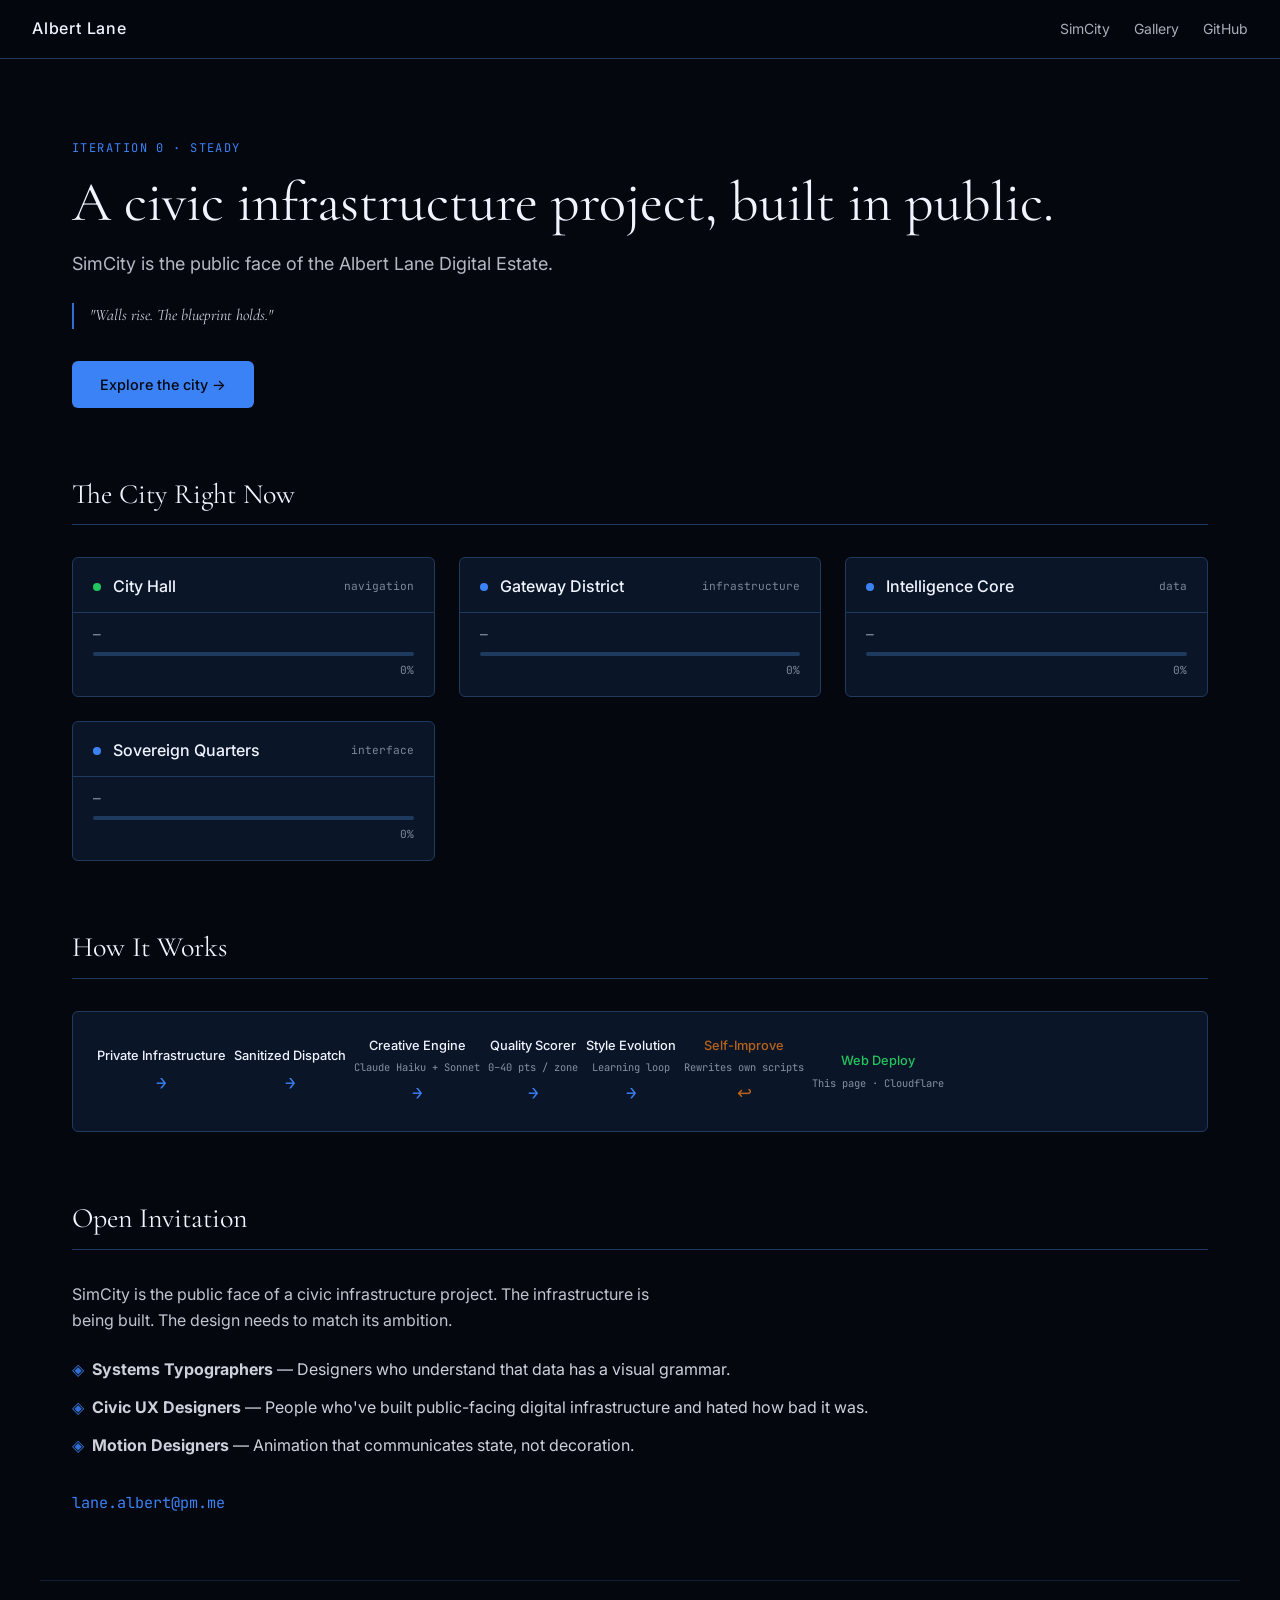
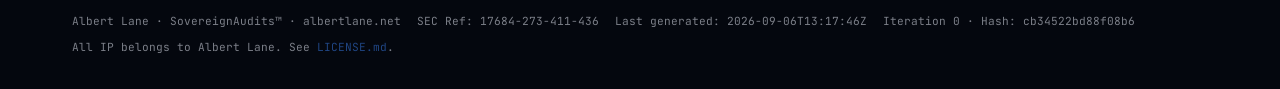
<file: site/index.html>
<!DOCTYPE html>
<html lang="en">
<head>
  <meta charset="UTF-8">
  <meta name="viewport" content="width=device-width, initial-scale=1">
  <meta name="description" content="SimCity — sovereign civic infrastructure, building in public.">
  <meta property="og:title" content="SimCity — Albert Lane Digital Estate">
  <meta property="og:description" content="SimCity is the public face of the Albert Lane Digital Estate.">
  <meta property="og:url" content="https://albertlane.org/SimCity">
  <meta name="robots" content="index,follow">
  <title>SimCity — Albert Lane Digital Estate</title>
  <link rel="canonical" href="https://albertlane.org/SimCity">
  <link rel="stylesheet" href="styles.css">
  <link rel="preconnect" href="https://fonts.googleapis.com">
  <link href="https://fonts.googleapis.com/css2?family=Inter:wght@300;400;500;600&family=Cormorant+Garamond:ital,wght@0,400;1,400&family=JetBrains+Mono:wght@400;500&display=swap" rel="stylesheet">
</head>
<body>
  <!-- Authored: Albert Lane | SovereignAudits™ | Rendered: Claude Sonnet 4.6 | 2026-09-06T13:17:46Z -->
  <!-- Auto-generated every hour. Direct edits will be overwritten. -->
  <!-- SEC Whistleblower No. 17684-273-411-436 | Page hash: cb34522bd88f08b6 -->

  <nav class="site-nav" aria-label="Site navigation">
    <a href="/" class="nav-brand">Albert Lane</a>
    <ul class="nav-links">
      <li><a href="/SimCity">SimCity</a></li>
      <li><a href="/SimCity/gallery.html">Gallery</a></li>
      <li><a href="https://github.com/Albert-lane-org/SimCity" rel="noopener">GitHub</a></li>
    </ul>
  </nav>

  <main id="main">
    <section class="hero" aria-labelledby="hero-headline">
      <div class="hero-content">
        <p class="hero-iteration">Iteration 0 · steady</p>
        <h1 id="hero-headline" class="hero-headline">A civic infrastructure project, built in public.</h1>
        <p class="hero-subhead">SimCity is the public face of the Albert Lane Digital Estate.</p>
        <blockquote class="city-signal">
          <p>"Walls rise. The blueprint holds."</p>
        </blockquote>
        <a href="#zones" class="hero-cta">Explore the city →</a>
      </div>
      
    </section>

    <section id="zones" class="zones-section" aria-labelledby="zones-heading">
      <h2 id="zones-heading" class="section-heading">The City Right Now</h2>
      <div class="zone-grid">
        
    <article class="zone-card" data-zone="city_hall" data-status="operational">
      <header class="zone-header">
        <span class="zone-status-dot" style="background:#22C55E" aria-label="operational"></span>
        <h2 class="zone-name">City Hall</h2>
        <span class="zone-layer">navigation</span>
      </header>
      
      <div class="zone-meta">
        <div class="zone-phase">—</div>
        <div class="progress-track" aria-label="0% complete">
          <div class="progress-fill" style="width:0%;background:#22C55E"></div>
        </div>
        <span class="progress-label">0%</span>
      </div>
    </article>
    <article class="zone-card" data-zone="gateway_district" data-status="building">
      <header class="zone-header">
        <span class="zone-status-dot" style="background:#3B82F6" aria-label="building"></span>
        <h2 class="zone-name">Gateway District</h2>
        <span class="zone-layer">infrastructure</span>
      </header>
      
      <div class="zone-meta">
        <div class="zone-phase">—</div>
        <div class="progress-track" aria-label="0% complete">
          <div class="progress-fill" style="width:0%;background:#3B82F6"></div>
        </div>
        <span class="progress-label">0%</span>
      </div>
    </article>
    <article class="zone-card" data-zone="intelligence_core" data-status="building">
      <header class="zone-header">
        <span class="zone-status-dot" style="background:#3B82F6" aria-label="building"></span>
        <h2 class="zone-name">Intelligence Core</h2>
        <span class="zone-layer">data</span>
      </header>
      
      <div class="zone-meta">
        <div class="zone-phase">—</div>
        <div class="progress-track" aria-label="0% complete">
          <div class="progress-fill" style="width:0%;background:#3B82F6"></div>
        </div>
        <span class="progress-label">0%</span>
      </div>
    </article>
    <article class="zone-card" data-zone="sovereign_quarters" data-status="building">
      <header class="zone-header">
        <span class="zone-status-dot" style="background:#3B82F6" aria-label="building"></span>
        <h2 class="zone-name">Sovereign Quarters</h2>
        <span class="zone-layer">interface</span>
      </header>
      
      <div class="zone-meta">
        <div class="zone-phase">—</div>
        <div class="progress-track" aria-label="0% complete">
          <div class="progress-fill" style="width:0%;background:#3B82F6"></div>
        </div>
        <span class="progress-label">0%</span>
      </div>
    </article>
      </div>
    </section>

    <section class="pipeline-section" aria-labelledby="pipeline-heading">
      <h2 id="pipeline-heading" class="section-heading">How It Works</h2>
      <div class="pipeline-diagram" role="img" aria-label="Recursive creative pipeline diagram">
        <div class="pipeline-step">
          <span class="step-label">Private Infrastructure</span>
          <span class="step-arrow">→</span>
        </div>
        <div class="pipeline-step">
          <span class="step-label">Sanitized Dispatch</span>
          <span class="step-arrow">→</span>
        </div>
        <div class="pipeline-step">
          <span class="step-label">Creative Engine</span>
          <span class="step-sub">Claude Haiku + Sonnet</span>
          <span class="step-arrow">→</span>
        </div>
        <div class="pipeline-step">
          <span class="step-label">Quality Scorer</span>
          <span class="step-sub">0–40 pts / zone</span>
          <span class="step-arrow">→</span>
        </div>
        <div class="pipeline-step">
          <span class="step-label">Style Evolution</span>
          <span class="step-sub">Learning loop</span>
          <span class="step-arrow">→</span>
        </div>
        <div class="pipeline-step pipeline-step--self">
          <span class="step-label">Self-Improve</span>
          <span class="step-sub">Rewrites own scripts</span>
          <span class="step-arrow loop-arrow">↩</span>
        </div>
        <div class="pipeline-step pipeline-step--web">
          <span class="step-label">Web Deploy</span>
          <span class="step-sub">This page · Cloudflare</span>
        </div>
      </div>
    </section>

    <section class="invite-section" aria-labelledby="invite-heading">
      <h2 id="invite-heading" class="section-heading">Open Invitation</h2>
      <p class="invite-copy">
        SimCity is the public face of a civic infrastructure project. The infrastructure
        is being built. The design needs to match its ambition.
      </p>
      <ul class="invite-list">
        <li><strong>Systems Typographers</strong> — Designers who understand that data has a visual grammar.</li>
        <li><strong>Civic UX Designers</strong> — People who've built public-facing digital infrastructure and hated how bad it was.</li>
        <li><strong>Motion Designers</strong> — Animation that communicates state, not decoration.</li>
      </ul>
      <a href="mailto:lane.albert@pm.me" class="contact-link">lane.albert@pm.me</a>
    </section>
  </main>

  <footer class="site-footer">
    <div class="footer-meta">
      <span>Albert Lane · SovereignAudits™ · albertlane.net</span>
      <span>SEC Ref: 17684-273-411-436</span>
      <span>Last generated: 2026-09-06T13:17:46Z</span>
      <span>Iteration 0 · Hash: cb34522bd88f08b6</span>
    </div>
    <p class="footer-copy">All IP belongs to Albert Lane. See <a href="https://github.com/Albert-lane-org/SimCity/blob/main/LICENSE.md">LICENSE.md</a>.</p>
  </footer>

  <!-- Sovereign Canary probe — passive reach beacon -->
  <script id="canary-probe" type="application/json" data-ref="17684-273-411-436">
    {"iteration":0,"ts":"2026-09-06T13:17:46Z","hash":"cb34522bd88f08b6"}
  </script>
</body>
</html>
</file>
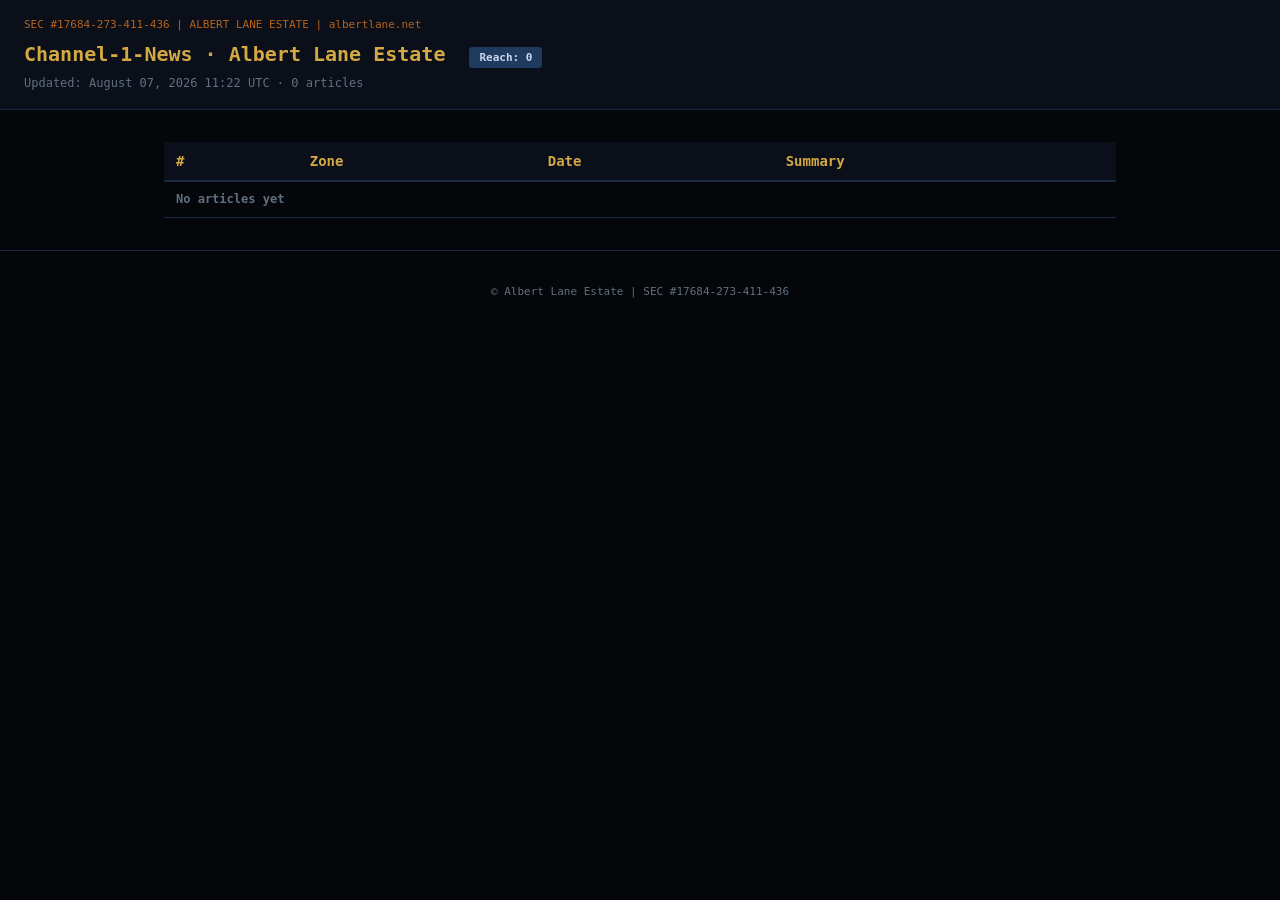
<file: site/channel-1-news/index.html>
<!-- SEC #17684-273-411-436 | Washington County Report #[PLACEHOLDER-WC] | Washington State Report #[PLACEHOLDER-WS]
     §16 CFR PART 465 | PROPRIETARY TO ALBERT LANE ESTATE | albertlane.net -->
<!DOCTYPE html>
<html lang="en">
<head>
<meta charset="utf-8">
<meta name="viewport" content="width=device-width, initial-scale=1">
<meta name="sec-ref" content="17684-273-411-436">
<meta name="canary-token" content="2fdfabdffc9b1db1f87026ee6830adf747eea2f565842994e304eab82b4491eb" data-canary-token="2fdfabdffc9b1db1f87026ee6830adf747eea2f565842994e304eab82b4491eb">
<title>Channel-1-News · Albert Lane Estate</title>
<style>
*{box-sizing:border-box;margin:0;padding:0}
body{background:#04060A;color:#B0BFD0;font-family:monospace;font-size:14px;line-height:1.6}
header{background:#0A0F1A;border-bottom:1px solid #1A2840;padding:16px 24px}
.sec-badge{color:#B8621A;font-size:11px}
h1{color:#D4A843;font-size:20px;margin:4px 0}
.reach{display:inline-block;background:#1E3A5F;color:#C8D8F0;padding:2px 10px;font-size:11px;border-radius:3px;margin-left:12px}
.sub{color:#607080;font-size:12px;margin-top:4px}
main{max-width:1000px;margin:32px auto;padding:0 24px}
table{width:100%;border-collapse:collapse;margin-top:16px}
th{background:#0A0F1A;color:#D4A843;text-align:left;padding:8px 12px;border-bottom:2px solid #1A2840}
td{padding:8px 12px;border-bottom:1px solid #1A2840}
td:first-child{color:#B8621A;font-weight:bold}
td:last-child{color:#607080;font-size:12px}
a{color:#D4A843;text-decoration:none}a:hover{text-decoration:underline}
footer{text-align:center;padding:32px;color:#607080;font-size:11px;border-top:1px solid #1A2840}
</style>
</head>
<body>
<header>
  <div class="sec-badge">SEC #17684-273-411-436 | ALBERT LANE ESTATE | albertlane.net</div>
  <h1>Channel-1-News · Albert Lane Estate <span class="reach">Reach: 0</span></h1>
  <div class="sub">Updated: August 07, 2026 11:22 UTC · 0 articles</div>
</header>
<main>
<table>
<thead><tr><th>#</th><th>Zone</th><th>Date</th><th>Summary</th></tr></thead>
<tbody><tr><td colspan='4'>No articles yet</td></tr></tbody>
</table>
</main>
<footer>© Albert Lane Estate | SEC #17684-273-411-436</footer>
</body>
</html>
</file>
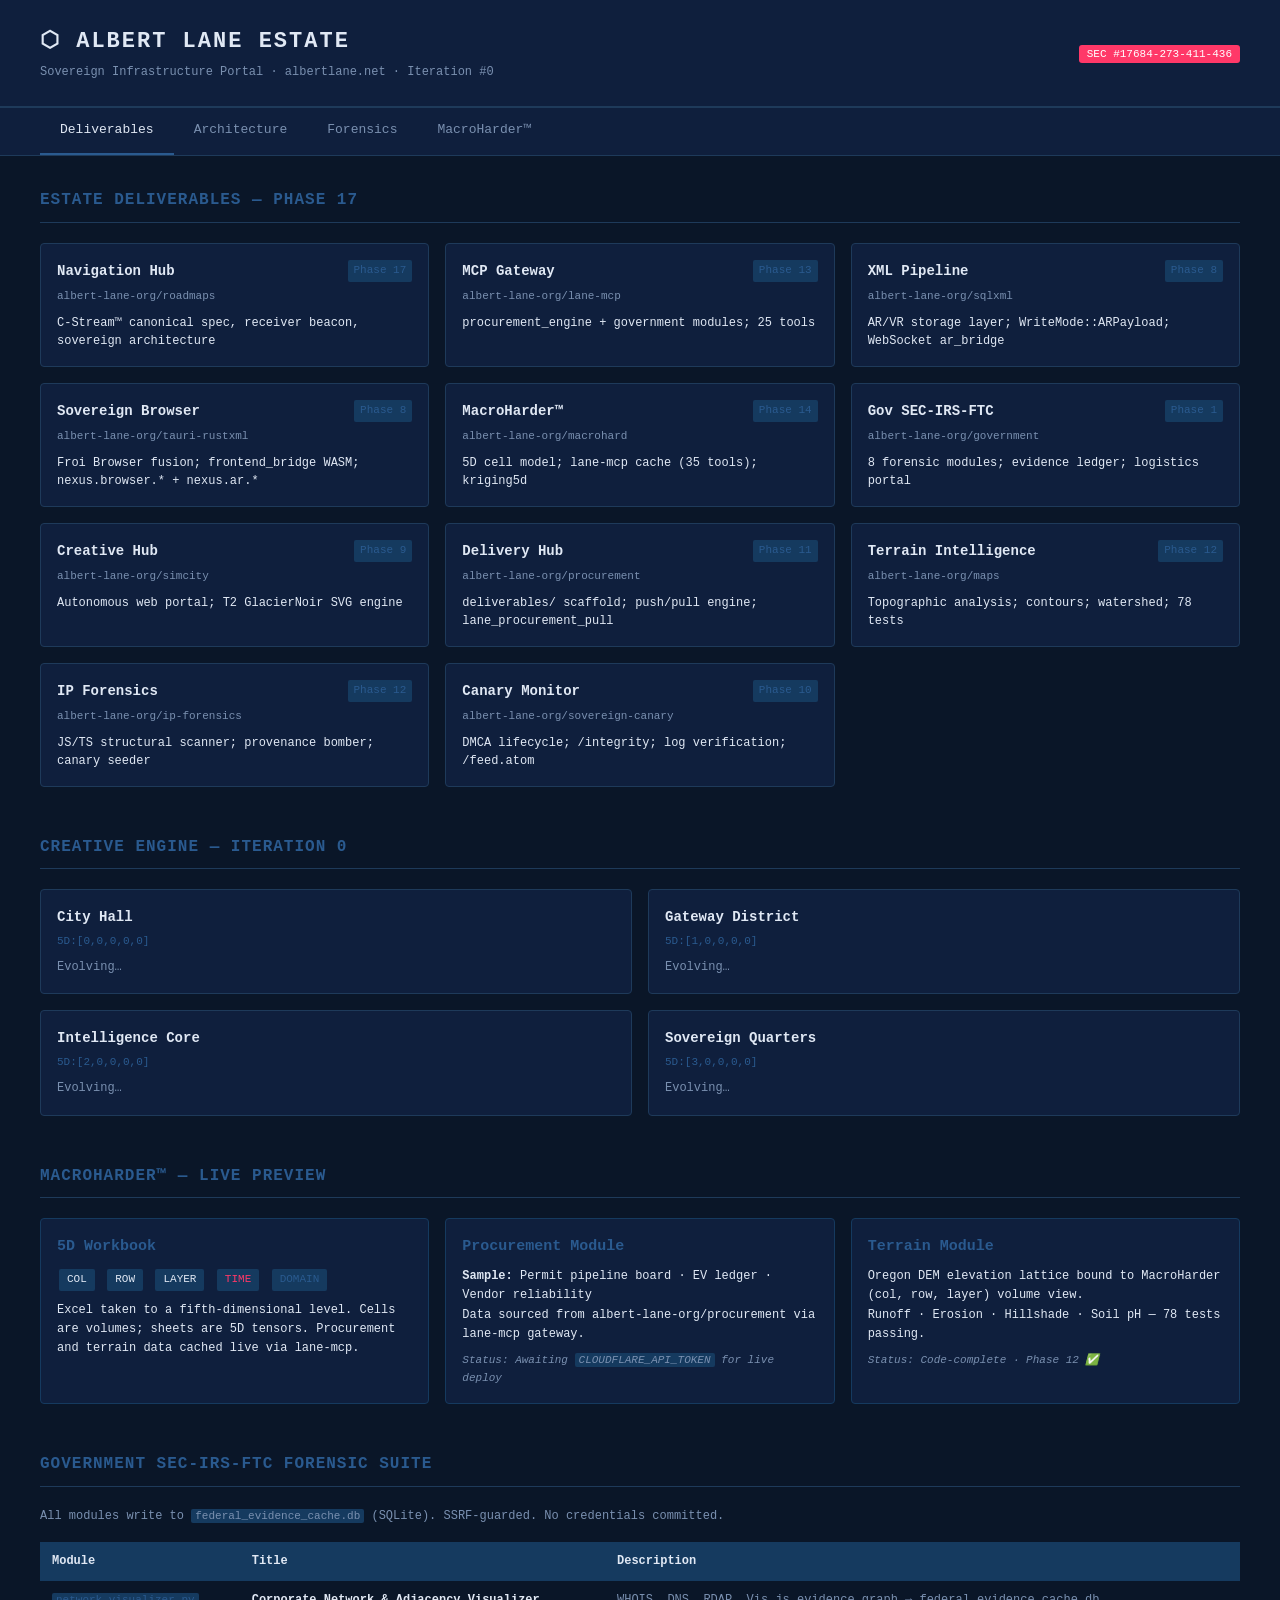
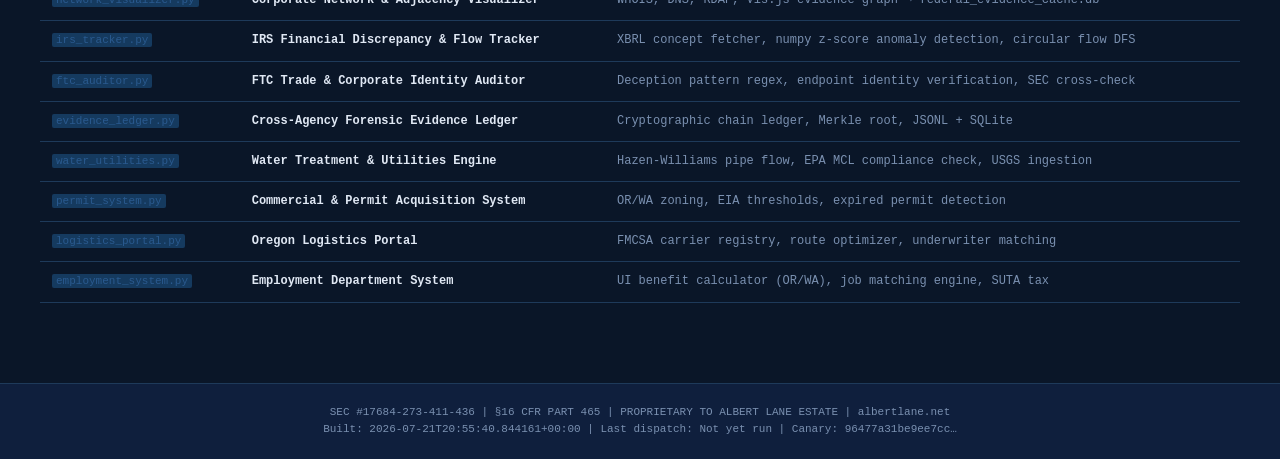
<file: site/simcity/index.html>
<!DOCTYPE html>
<html lang="en">
<head>
  <meta charset="UTF-8">
  <meta name="viewport" content="width=device-width, initial-scale=1.0">
  <meta name="data-canary-token" content="96477a31be9ee7cc25a71694b3f72bee">
  <meta name="provenance" content="SEC #17684-273-411-436">
  <title>Albert Lane Estate — SimCity Sovereign Portal</title>
  <style>
    :root {
      --bg: #0A1628;
      --surface: #0F1F3D;
      --accent: #153A5F;
      --accent2: #2A5A8F;
      --danger: #FF3868;
      --text: #E0E8F4;
      --muted: #7A90B0;
      --border: #1E3A5A;
    }
    * { box-sizing: border-box; margin: 0; padding: 0; }
    body { background: var(--bg); color: var(--text); font-family: 'Courier New', monospace; font-size: 14px; line-height: 1.6; }
    a { color: var(--accent2); text-decoration: none; }
    a:hover { color: var(--danger); }
    .header { background: var(--surface); border-bottom: 2px solid var(--border); padding: 24px 40px; display: flex; justify-content: space-between; align-items: center; }
    .header-title { font-size: 22px; font-weight: bold; letter-spacing: 2px; color: var(--text); }
    .header-sub { color: var(--muted); font-size: 12px; margin-top: 4px; }
    .sec-badge { background: var(--danger); color: #fff; padding: 3px 8px; font-size: 11px; border-radius: 3px; }
    .nav-tabs { background: var(--surface); border-bottom: 1px solid var(--border); display: flex; padding: 0 40px; }
    .tab { padding: 12px 20px; cursor: pointer; color: var(--muted); font-size: 13px; border-bottom: 2px solid transparent; }
    .tab.active { color: var(--text); border-bottom-color: var(--accent2); }
    .main { max-width: 1400px; margin: 0 auto; padding: 32px 40px; }
    section { margin-bottom: 48px; }
    h2 { font-size: 16px; letter-spacing: 1px; color: var(--accent2); border-bottom: 1px solid var(--border); padding-bottom: 8px; margin-bottom: 20px; text-transform: uppercase; }
    .zone-grid { display: grid; grid-template-columns: repeat(2, 1fr); gap: 16px; }
    .zone-cell { background: var(--surface); border: 1px solid var(--border); padding: 16px; border-radius: 4px; }
    .zone-label { font-weight: bold; color: var(--text); margin-bottom: 4px; }
    .zone-coord { color: var(--accent2); font-size: 11px; margin-bottom: 8px; }
    .zone-style { color: var(--muted); font-size: 12px; }
    .deliverables-grid { display: grid; grid-template-columns: repeat(3, 1fr); gap: 16px; }
    .deliverable-card { background: var(--surface); border: 1px solid var(--border); padding: 16px; border-radius: 4px; }
    .del-top { display: flex; justify-content: space-between; align-items: center; margin-bottom: 6px; }
    .del-title { font-weight: bold; font-size: 14px; }
    .del-phase { color: var(--accent2); font-size: 11px; background: var(--accent); padding: 2px 6px; border-radius: 2px; }
    .del-repo { color: var(--muted); font-size: 11px; margin-bottom: 8px; }
    .del-desc { color: var(--text); font-size: 12px; line-height: 1.5; }
    .phase-card { background: var(--surface); border: 1px solid var(--border); padding: 14px 16px; border-radius: 4px; margin-bottom: 8px; }
    .phase-header { display: flex; justify-content: space-between; margin-bottom: 6px; }
    .phase-id { font-weight: bold; color: var(--text); }
    .phase-badge { font-size: 10px; padding: 2px 6px; border-radius: 2px; color: #fff; }
    .phase-label { color: var(--text); font-size: 13px; margin-bottom: 4px; }
    .phase-note { color: var(--muted); font-size: 11px; }
    .teaser-grid { display: grid; grid-template-columns: repeat(3, 1fr); gap: 16px; }
    .teaser-card { background: var(--surface); border: 1px solid var(--accent); padding: 16px; border-radius: 4px; }
    .teaser-label { font-weight: bold; color: var(--accent2); margin-bottom: 8px; font-size: 15px; }
    .coord-badge { display: inline-block; background: var(--accent); color: var(--text); padding: 2px 8px; margin: 2px; font-size: 11px; border-radius: 2px; }
    .teaser-desc { color: var(--text); font-size: 12px; line-height: 1.6; margin-top: 8px; }
    .teaser-status { color: var(--muted); font-size: 11px; margin-top: 8px; font-style: italic; }
    .sec-section table { width: 100%; border-collapse: collapse; }
    .mod-table th { background: var(--accent); color: var(--text); padding: 10px 12px; text-align: left; font-size: 12px; }
    .mod-table td { padding: 10px 12px; border-bottom: 1px solid var(--border); font-size: 12px; vertical-align: top; }
    .mod-table tr:hover td { background: var(--surface); }
    .mod-file { color: var(--accent2); white-space: nowrap; }
    .mod-title { font-weight: bold; }
    .mod-desc { color: var(--muted); }
    .sec-note { color: var(--muted); font-size: 12px; margin-bottom: 16px; }
    .footer { background: var(--surface); border-top: 1px solid var(--border); padding: 20px 40px; color: var(--muted); font-size: 11px; text-align: center; }
    code { background: var(--accent); padding: 1px 4px; border-radius: 2px; font-family: 'Courier New', monospace; font-size: 11px; }
    @media (max-width: 900px) {
      .deliverables-grid, .teaser-grid, .zone-grid { grid-template-columns: 1fr; }
      .main { padding: 16px; }
    }
    </style>
</head>
<body>
  <header class="header">
    <div>
      <div class="header-title">⬡ ALBERT LANE ESTATE</div>
      <div class="header-sub">Sovereign Infrastructure Portal · albertlane.net · Iteration #0</div>
    </div>
    <div>
      <span class="sec-badge">SEC #17684-273-411-436</span>
    </div>
  </header>
  <nav class="nav-tabs">
    <div class="tab active">Deliverables</div>
    <div class="tab">Architecture</div>
    <div class="tab">Forensics</div>
    <div class="tab">MacroHarder™</div>
  </nav>
  <main class="main">
    
    <section class="deliverables-section">
      <h2>Estate Deliverables — Phase 17</h2>
      <div class="deliverables-grid">
        <div class="deliverable-card">
          <div class="del-top">
            <span class="del-title">Navigation Hub</span>
            <span class="del-phase">Phase 17</span>
          </div>
          <div class="del-repo">albert-lane-org/roadmaps</div>
          <div class="del-desc">C-Stream™ canonical spec, receiver beacon, sovereign architecture</div>
        </div>
        <div class="deliverable-card">
          <div class="del-top">
            <span class="del-title">MCP Gateway</span>
            <span class="del-phase">Phase 13</span>
          </div>
          <div class="del-repo">albert-lane-org/lane-mcp</div>
          <div class="del-desc">procurement_engine + government modules; 25 tools</div>
        </div>
        <div class="deliverable-card">
          <div class="del-top">
            <span class="del-title">XML Pipeline</span>
            <span class="del-phase">Phase 8</span>
          </div>
          <div class="del-repo">albert-lane-org/sqlxml</div>
          <div class="del-desc">AR/VR storage layer; WriteMode::ARPayload; WebSocket ar_bridge</div>
        </div>
        <div class="deliverable-card">
          <div class="del-top">
            <span class="del-title">Sovereign Browser</span>
            <span class="del-phase">Phase 8</span>
          </div>
          <div class="del-repo">albert-lane-org/tauri-rustxml</div>
          <div class="del-desc">Froi Browser fusion; frontend_bridge WASM; nexus.browser.* + nexus.ar.*</div>
        </div>
        <div class="deliverable-card">
          <div class="del-top">
            <span class="del-title">MacroHarder™</span>
            <span class="del-phase">Phase 14</span>
          </div>
          <div class="del-repo">albert-lane-org/macrohard</div>
          <div class="del-desc">5D cell model; lane-mcp cache (35 tools); kriging5d</div>
        </div>
        <div class="deliverable-card">
          <div class="del-top">
            <span class="del-title">Gov SEC-IRS-FTC</span>
            <span class="del-phase">Phase 1</span>
          </div>
          <div class="del-repo">albert-lane-org/government</div>
          <div class="del-desc">8 forensic modules; evidence ledger; logistics portal</div>
        </div>
        <div class="deliverable-card">
          <div class="del-top">
            <span class="del-title">Creative Hub</span>
            <span class="del-phase">Phase 9</span>
          </div>
          <div class="del-repo">albert-lane-org/simcity</div>
          <div class="del-desc">Autonomous web portal; T2 GlacierNoir SVG engine</div>
        </div>
        <div class="deliverable-card">
          <div class="del-top">
            <span class="del-title">Delivery Hub</span>
            <span class="del-phase">Phase 11</span>
          </div>
          <div class="del-repo">albert-lane-org/procurement</div>
          <div class="del-desc">deliverables/ scaffold; push/pull engine; lane_procurement_pull</div>
        </div>
        <div class="deliverable-card">
          <div class="del-top">
            <span class="del-title">Terrain Intelligence</span>
            <span class="del-phase">Phase 12</span>
          </div>
          <div class="del-repo">albert-lane-org/maps</div>
          <div class="del-desc">Topographic analysis; contours; watershed; 78 tests</div>
        </div>
        <div class="deliverable-card">
          <div class="del-top">
            <span class="del-title">IP Forensics</span>
            <span class="del-phase">Phase 12</span>
          </div>
          <div class="del-repo">albert-lane-org/ip-forensics</div>
          <div class="del-desc">JS/TS structural scanner; provenance bomber; canary seeder</div>
        </div>
        <div class="deliverable-card">
          <div class="del-top">
            <span class="del-title">Canary Monitor</span>
            <span class="del-phase">Phase 10</span>
          </div>
          <div class="del-repo">albert-lane-org/sovereign-canary</div>
          <div class="del-desc">DMCA lifecycle; /integrity; log verification; /feed.atom</div>
        </div></div>
    </section>
    
    <section class="grid-section">
      <h2>Creative Engine — Iteration 0</h2>
      <div class="zone-grid">
        <div class="zone-cell">
          <div class="zone-label">City Hall</div>
          <div class="zone-coord">5D:[0,0,0,0,0]</div>
          <div class="zone-style">Evolving…</div>
        </div>
        <div class="zone-cell">
          <div class="zone-label">Gateway District</div>
          <div class="zone-coord">5D:[1,0,0,0,0]</div>
          <div class="zone-style">Evolving…</div>
        </div>
        <div class="zone-cell">
          <div class="zone-label">Intelligence Core</div>
          <div class="zone-coord">5D:[2,0,0,0,0]</div>
          <div class="zone-style">Evolving…</div>
        </div>
        <div class="zone-cell">
          <div class="zone-label">Sovereign Quarters</div>
          <div class="zone-coord">5D:[3,0,0,0,0]</div>
          <div class="zone-style">Evolving…</div>
        </div></div>
    </section>
    
    <section class="teaser-section">
      <h2>MacroHarder™ — Live Preview</h2>
      <div class="teaser-grid">
        <div class="teaser-card">
          <div class="teaser-label">5D Workbook</div>
          <div class="teaser-coords">
            <span class="coord-badge">COL</span>
            <span class="coord-badge">ROW</span>
            <span class="coord-badge">LAYER</span>
            <span class="coord-badge" style="color:#FF3868">TIME</span>
            <span class="coord-badge" style="color:#2A5A8F">DOMAIN</span>
          </div>
          <div class="teaser-desc">Excel taken to a fifth-dimensional level. Cells are volumes; sheets are 5D tensors. Procurement and terrain data cached live via lane-mcp.</div>
        </div>
        <div class="teaser-card">
          <div class="teaser-label">Procurement Module</div>
          <div class="teaser-desc">
            <strong>Sample:</strong> Permit pipeline board · EV ledger · Vendor reliability<br>
            Data sourced from albert-lane-org/procurement via lane-mcp gateway.
          </div>
          <div class="teaser-status">Status: Awaiting <code>CLOUDFLARE_API_TOKEN</code> for live deploy</div>
        </div>
        <div class="teaser-card">
          <div class="teaser-label">Terrain Module</div>
          <div class="teaser-desc">
            Oregon DEM elevation lattice bound to MacroHarder (col, row, layer) volume view.<br>
            Runoff · Erosion · Hillshade · Soil pH — 78 tests passing.
          </div>
          <div class="teaser-status">Status: Code-complete · Phase 12 ✅</div>
        </div>
      </div>
    </section>
    
    <section class="sec-section">
      <h2>Government SEC-IRS-FTC Forensic Suite</h2>
      <p class="sec-note">All modules write to <code>federal_evidence_cache.db</code> (SQLite). SSRF-guarded. No credentials committed.</p>
      <table class="mod-table">
        <thead><tr><th>Module</th><th>Title</th><th>Description</th></tr></thead>
        <tbody>
          <tr>
            <td class="mod-file"><code>network_visualizer.py</code></td>
            <td class="mod-title">Corporate Network & Adjacency Visualizer</td>
            <td class="mod-desc">WHOIS, DNS, RDAP, Vis.js evidence graph → federal_evidence_cache.db</td>
          </tr>
          <tr>
            <td class="mod-file"><code>irs_tracker.py</code></td>
            <td class="mod-title">IRS Financial Discrepancy & Flow Tracker</td>
            <td class="mod-desc">XBRL concept fetcher, numpy z-score anomaly detection, circular flow DFS</td>
          </tr>
          <tr>
            <td class="mod-file"><code>ftc_auditor.py</code></td>
            <td class="mod-title">FTC Trade & Corporate Identity Auditor</td>
            <td class="mod-desc">Deception pattern regex, endpoint identity verification, SEC cross-check</td>
          </tr>
          <tr>
            <td class="mod-file"><code>evidence_ledger.py</code></td>
            <td class="mod-title">Cross-Agency Forensic Evidence Ledger</td>
            <td class="mod-desc">Cryptographic chain ledger, Merkle root, JSONL + SQLite</td>
          </tr>
          <tr>
            <td class="mod-file"><code>water_utilities.py</code></td>
            <td class="mod-title">Water Treatment & Utilities Engine</td>
            <td class="mod-desc">Hazen-Williams pipe flow, EPA MCL compliance check, USGS ingestion</td>
          </tr>
          <tr>
            <td class="mod-file"><code>permit_system.py</code></td>
            <td class="mod-title">Commercial & Permit Acquisition System</td>
            <td class="mod-desc">OR/WA zoning, EIA thresholds, expired permit detection</td>
          </tr>
          <tr>
            <td class="mod-file"><code>logistics_portal.py</code></td>
            <td class="mod-title">Oregon Logistics Portal</td>
            <td class="mod-desc">FMCSA carrier registry, route optimizer, underwriter matching</td>
          </tr>
          <tr>
            <td class="mod-file"><code>employment_system.py</code></td>
            <td class="mod-title">Employment Department System</td>
            <td class="mod-desc">UI benefit calculator (OR/WA), job matching engine, SUTA tax</td>
          </tr></tbody>
      </table>
    </section>
  </main>
  <footer class="footer">
    SEC #17684-273-411-436 | §16 CFR PART 465 | PROPRIETARY TO ALBERT LANE ESTATE | albertlane.net<br>
    Built: 2026-07-21T20:55:40.844161+00:00 | Last dispatch: Not yet run | Canary: 96477a31be9ee7cc…
  </footer>
</body>
</html>
</file>
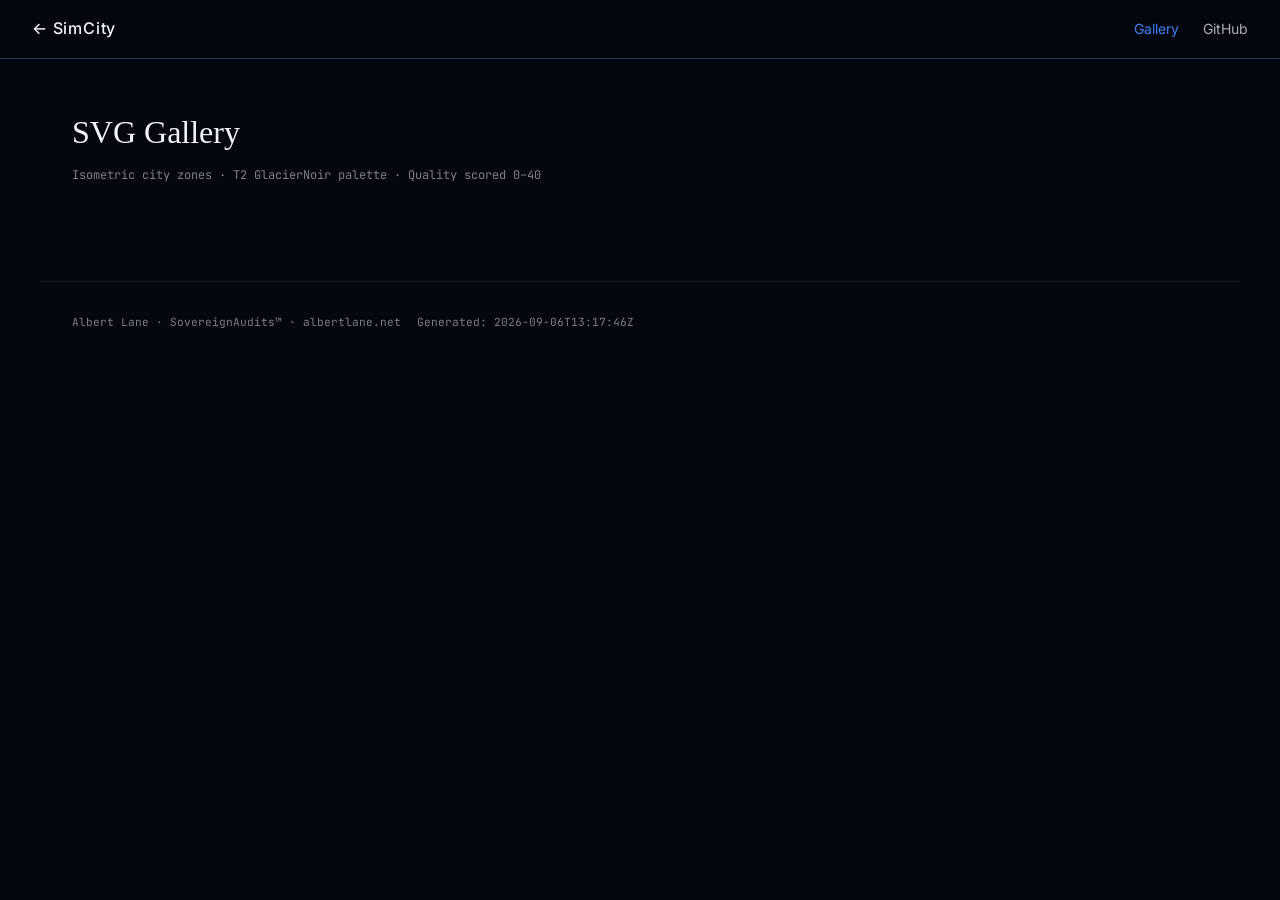
<file: site/gallery.html>
<!DOCTYPE html>
<html lang="en">
<head>
  <meta charset="UTF-8">
  <meta name="viewport" content="width=device-width,initial-scale=1">
  <title>SimCity Gallery — Albert Lane Digital Estate</title>
  <link rel="canonical" href="https://albertlane.org/SimCity/gallery.html">
  <link rel="stylesheet" href="styles.css">
  <link href="https://fonts.googleapis.com/css2?family=Inter:wght@300;400;500&family=JetBrains+Mono:wght@400;500&display=swap" rel="stylesheet">
</head>
<body>
  <!-- Authored: Albert Lane | SovereignAudits™ | Rendered: Claude Sonnet 4.6 | 2026-09-06T13:17:46Z -->
  <!-- SEC Whistleblower No. 17684-273-411-436 -->
  <nav class="site-nav">
    <a href="/SimCity" class="nav-brand">← SimCity</a>
    <ul class="nav-links">
      <li><a href="/SimCity/gallery.html" class="active">Gallery</a></li>
      <li><a href="https://github.com/Albert-lane-org/SimCity" rel="noopener">GitHub</a></li>
    </ul>
  </nav>
  <main>
    <h1 class="gallery-heading">SVG Gallery</h1>
    <p class="gallery-meta">Isometric city zones · T2 GlacierNoir palette · Quality scored 0–40</p>
    <div class="gallery-grid">
      
    </div>
  </main>
  <footer class="site-footer">
    <div class="footer-meta">
      <span>Albert Lane · SovereignAudits™ · albertlane.net</span>
      <span>Generated: 2026-09-06T13:17:46Z</span>
    </div>
  </footer>
</body>
</html>
</file>
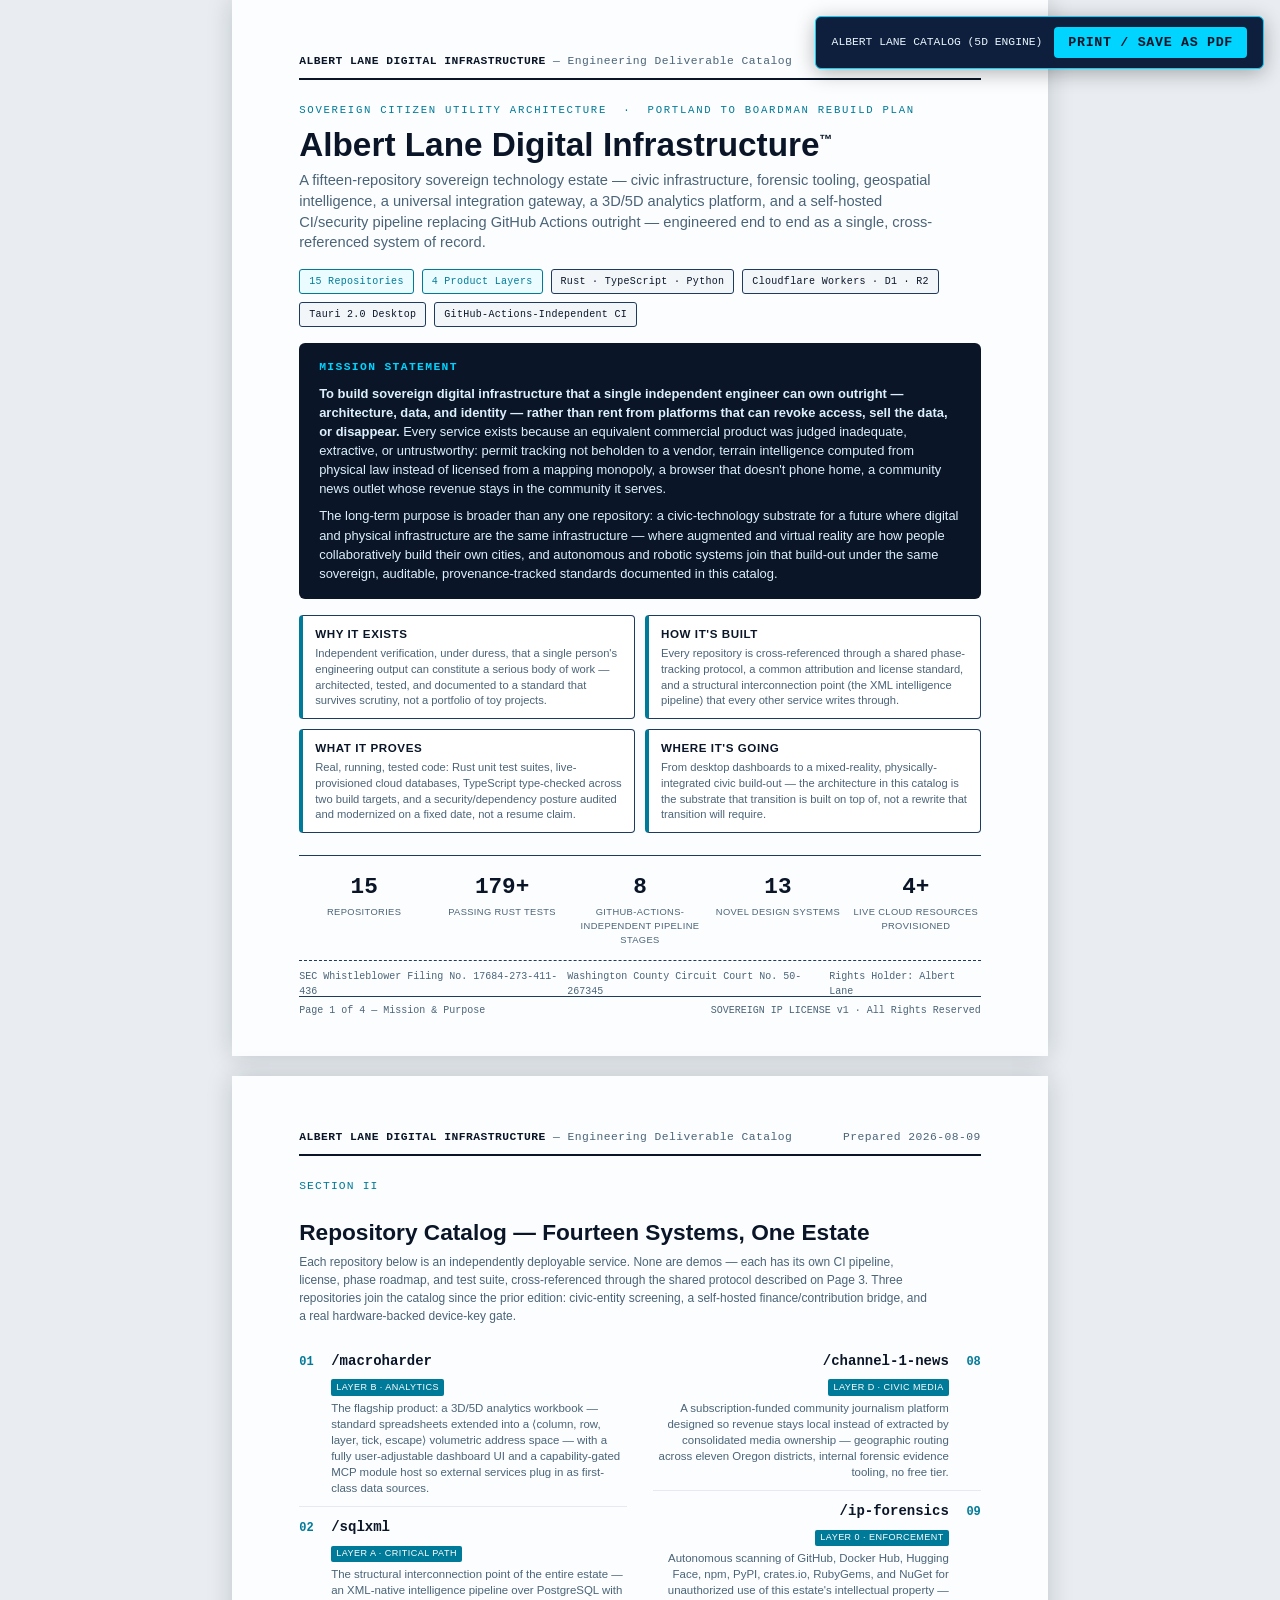
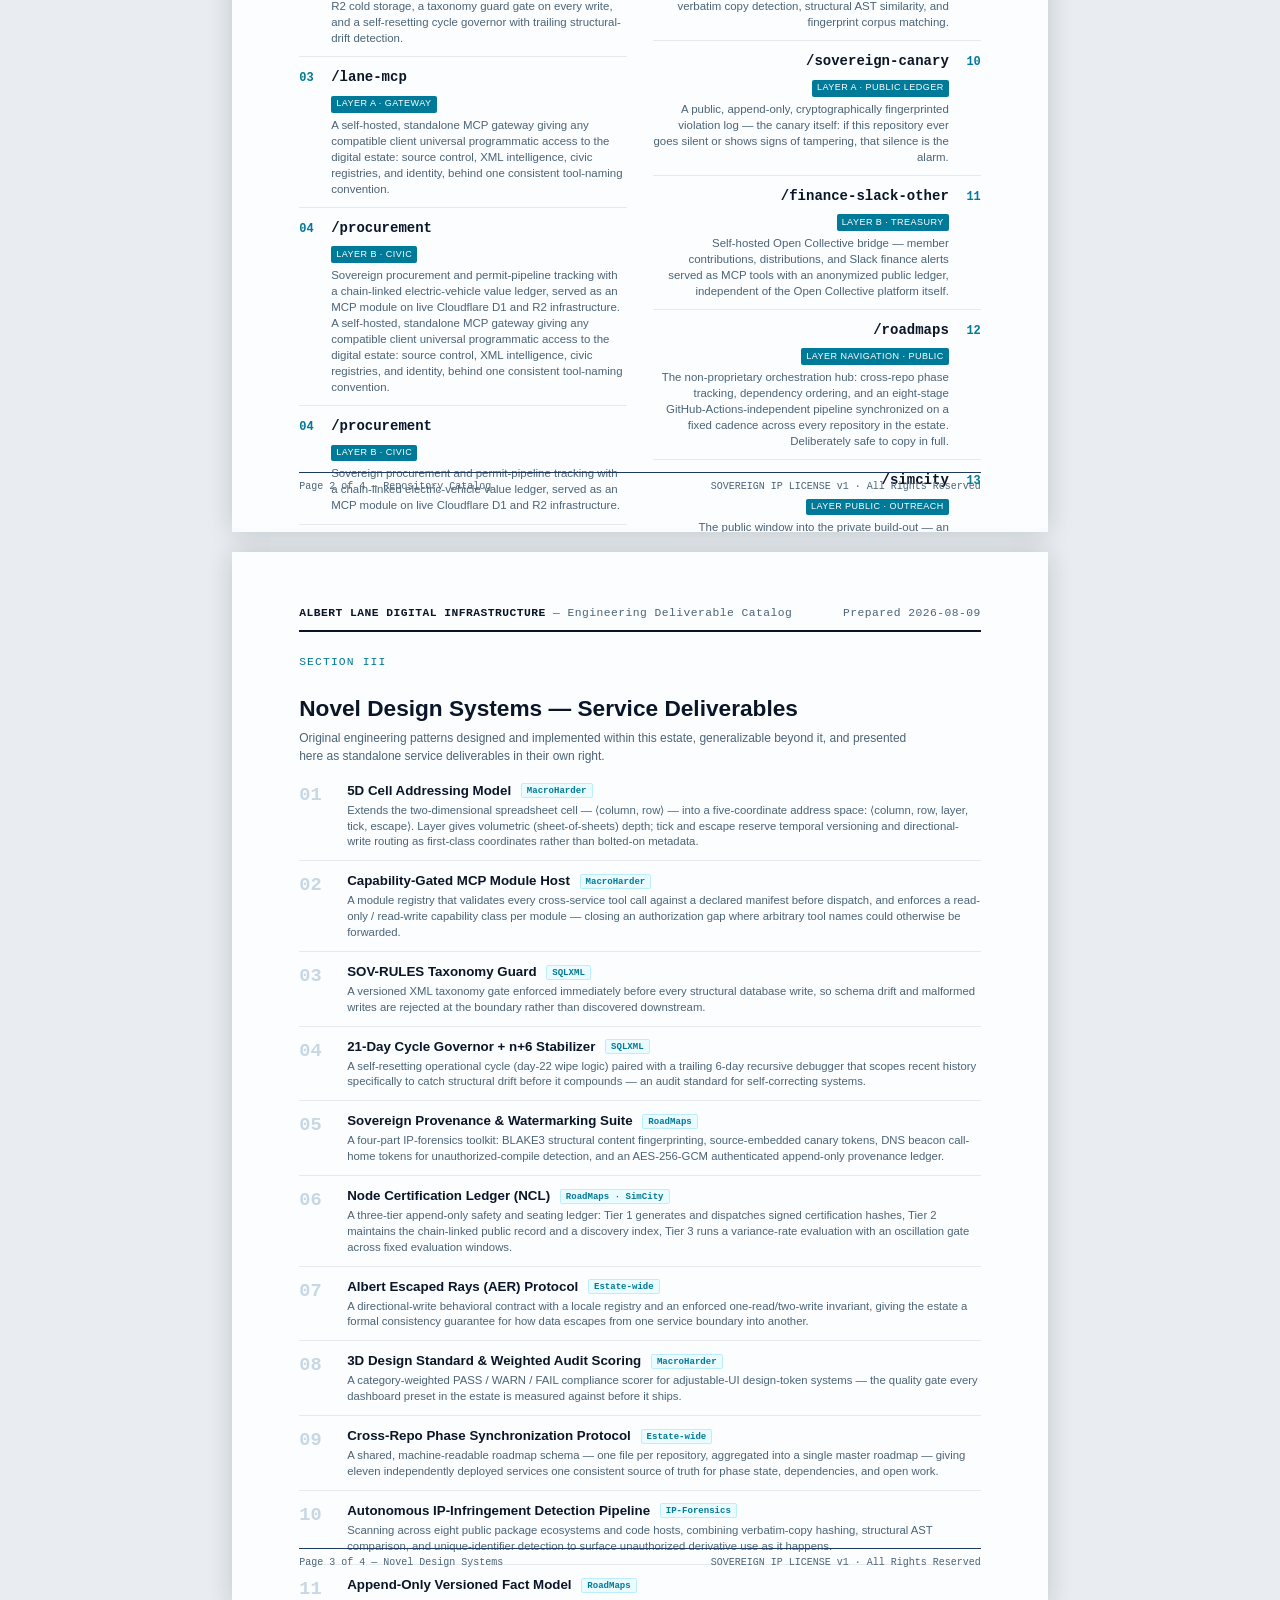
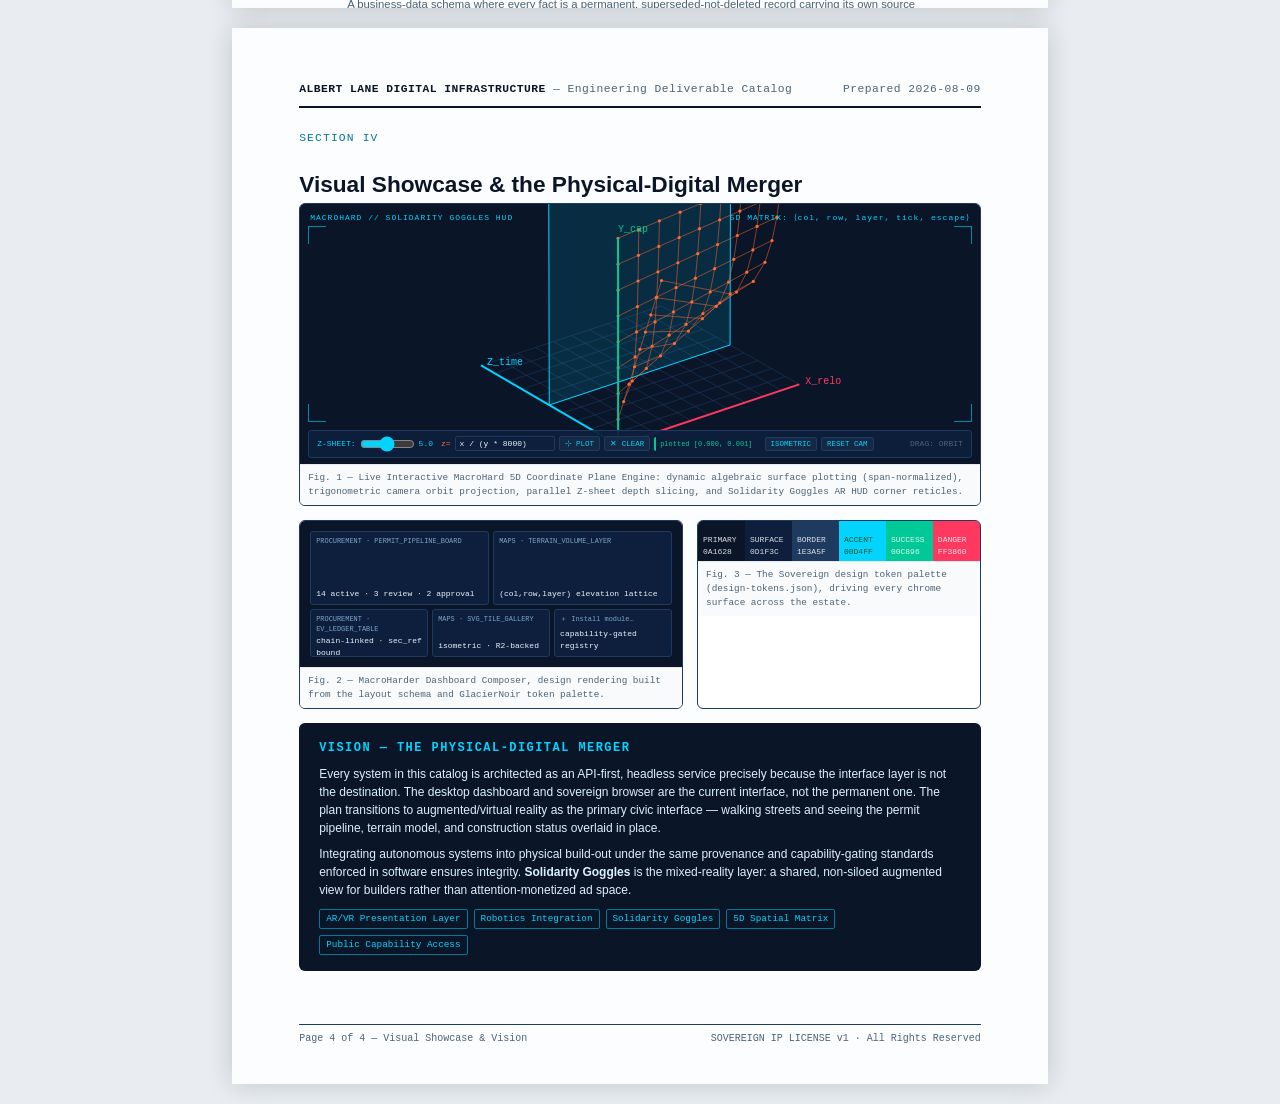
<file: docs/catalog/Albert_Lane_Deliverable_Catalog_5D.html>
<!DOCTYPE html>
<html lang="en">
<head>
<meta charset="UTF-8" />
<title>Albert_Lane_Deliverable_Catalog_5D.pdf</title>
<meta name="description" content="Professional catalog of the Albert Lane sovereign digital infrastructure estate: mission, repository catalog, novel engineering deliverables, and visual roadmap." />
<style>
  :root{
    --ink:      #0A1628;
    --surface:  #0D1F3C;
    --surface2: #162944;
    --border:   #1E3A5F;
    --accent:   #00D4FF;
    --accent-dk:#007A99;
    --success:  #00C896;
    --warn:     #FF6B35;
    --danger:   #FF3860;
    --text:     #14212F;
    --text-dim: #4B6478;
    --paper:    #FCFDFE;
    --mono: 'Courier New', 'Consolas', monospace;
    --sans: 'Helvetica Neue', Helvetica, Arial, sans-serif;
  }
  *,*::before,*::after{box-sizing:border-box;margin:0;padding:0;}
  html,body{
    background:#e9edf1;
    -webkit-print-color-adjust: exact !important;
    print-color-adjust: exact !important;
  }
  body{
    font-family:var(--sans);
    color:var(--text);
    font-size:11pt;
    line-height:1.5;
  }
  
  @page {
    size: 8.5in 11in;
    margin: 0;
  }

  /* PDF Print Control Bar */
  #pdf-toolbar {
    position: fixed;
    top: 16px;
    right: 16px;
    z-index: 9999;
    background: var(--surface);
    border: 1px solid var(--accent);
    padding: 10px 16px;
    border-radius: 6px;
    box-shadow: 0 4px 20px rgba(0,0,0,0.3);
    display: flex;
    align-items: center;
    gap: 12px;
  }
  #pdf-toolbar button {
    background: var(--accent);
    color: var(--ink);
    border: none;
    font-family: var(--mono);
    font-weight: 700;
    font-size: 10pt;
    padding: 8px 14px;
    border-radius: 4px;
    cursor: pointer;
    letter-spacing: 0.05em;
  }
  #pdf-toolbar button:hover { background: #52e5ff; }
  #pdf-toolbar span { font-family: var(--mono); font-size: 8.5pt; color: #E8F4FD; }

  .page{
    position:relative;
    width:8.5in;
    height:11in;
    margin:0 auto 20px auto;
    background:var(--paper);
    padding:0.55in 0.7in;
    page-break-after:always;
    page-break-inside:avoid;
    box-shadow:0 0 24px rgba(10,22,40,0.18);
    overflow: hidden;
  }
  
  @media print{
    html, body { background: #fff !important; }
    #pdf-toolbar { display: none !important; }
    .page {
      margin: 0 !important;
      box-shadow: none !important;
      page-break-after: always !important;
      page-break-inside: avoid !important;
      width: 8.5in !important;
      height: 11in !important;
    }
  }

  .doc-header{
    display:flex;
    justify-content:space-between;
    align-items:center;
    border-bottom:2px solid var(--ink);
    padding-bottom:8px;
    margin-bottom:22px;
    font-family:var(--mono);
    font-size:8.5pt;
    color:var(--text-dim);
    letter-spacing:0.04em;
  }
  .doc-header strong{color:var(--ink);}

  .footer-strip{
    position:absolute;
    bottom:0.4in;
    left:0.7in;
    right:0.7in;
    display:flex;
    justify-content:space-between;
    font-family:var(--mono);
    font-size:7.5pt;
    color:var(--text-dim);
    border-top:1px solid var(--border);
    padding-top:6px;
  }

  /* PAGE 1 — MISSION */
  .cover{ display:flex; flex-direction:column; }
  .cover-eyebrow{
    font-family:var(--mono);
    font-size:8pt;
    letter-spacing:0.16em;
    text-transform:uppercase;
    color:var(--accent-dk);
    margin-bottom:9px;
  }
  .cover-title{
    font-size:25pt;
    font-weight:800;
    line-height:1.1;
    color:var(--ink);
    margin-bottom:7px;
  }
  .cover-title .tm{font-size:0.4em;vertical-align:super;}
  .cover-subtitle{
    font-size:11pt;
    color:var(--text-dim);
    font-weight:400;
    margin-bottom:16px;
    max-width:6.6in;
    line-height:1.4;
  }
  .cover-badge-row{ display:flex; gap:8px; margin-bottom:16px; flex-wrap:wrap; }
  .badge{
    font-family:var(--mono);
    font-size:7.5pt;
    letter-spacing:0.03em;
    border:1px solid var(--border);
    color:var(--ink);
    padding:4px 9px;
    border-radius:3px;
    background:#f2f6f9;
  }
  .badge.accent{ border-color:var(--accent-dk); color:var(--accent-dk); background:#eafcff; }

  .mission-block{
    background:var(--ink);
    color:#E8F4FD;
    padding:16px 20px;
    border-radius:6px;
    margin-bottom:16px;
  }
  .mission-block h2{
    font-family:var(--mono);
    font-size:8.5pt;
    letter-spacing:0.12em;
    text-transform:uppercase;
    color:var(--accent);
    margin-bottom:8px;
  }
  .mission-block p{ font-size:9.7pt; line-height:1.48; color:#DCEFFB; }
  .mission-block p + p{ margin-top:8px; }

  .purpose-grid{ display:grid; grid-template-columns:1fr 1fr; gap:10px; margin-bottom:16px; }
  .purpose-card{
    border:1px solid var(--border);
    border-left:4px solid var(--accent-dk);
    padding:9px 12px;
    border-radius:4px;
    background:#fff;
  }
  .purpose-card h3{
    font-size:8.7pt;
    text-transform:uppercase;
    letter-spacing:0.05em;
    color:var(--ink);
    margin-bottom:4px;
  }
  .purpose-card p{ font-size:8.4pt; color:var(--text-dim); line-height:1.4; }

  .metrics-row{
    display:grid;
    grid-template-columns:repeat(5,1fr);
    gap:8px;
    margin-top:6px;
    padding-top:14px;
    border-top:1px solid var(--border);
  }
  .metric{ text-align:center; }
  .metric .num{ font-family:var(--mono); font-size:17pt; font-weight:700; color:var(--ink); }
  .metric .lbl{ font-size:7pt; text-transform:uppercase; letter-spacing:0.04em; color:var(--text-dim); margin-top:2px; }

  .filing-block{
    margin-top:12px;
    font-family:var(--mono);
    font-size:7.5pt;
    color:var(--text-dim);
    border-top:1px dashed var(--border);
    padding-top:8px;
    display:flex;
    justify-content:space-between;
  }

  /* PAGE 2 — REPO CATALOG */
  .page-title{ font-size:17pt; font-weight:700; color:var(--ink); margin-bottom:2px; }
  .page-kicker{
    font-family:var(--mono); font-size:8.5pt; color:var(--accent-dk);
    letter-spacing:0.1em; text-transform:uppercase; margin-bottom:20px;
  }
  .repo-columns{ display:grid; grid-template-columns:1fr 1fr; gap:0 26px; }
  .repo-entry{ display:flex; align-items:flex-start; gap:10px; padding:10px 0; border-bottom:1px solid #E4EAEF; }
  .repo-columns .repo-col-left .repo-entry{ flex-direction:row; }
  .repo-columns .repo-col-right .repo-entry{ flex-direction:row-reverse; text-align:right; }
  .repo-index{ flex:0 0 22px; font-family:var(--mono); font-size:9pt; font-weight:700; color:var(--accent-dk); padding-top:2px; }
  .repo-body{ flex:1; }
  .repo-name{ font-family:var(--mono); font-size:10.5pt; font-weight:700; color:var(--ink); margin-bottom:2px; }
  .repo-cat{
    display:inline-block; font-size:6.8pt; text-transform:uppercase; letter-spacing:0.05em;
    color:#fff; background:var(--accent-dk); padding:1.5px 5px; border-radius:2px; margin-bottom:4px;
  }
  .repo-desc{ font-size:8.6pt; color:var(--text-dim); line-height:1.4; }

  /* PAGE 3 — NOVEL DESIGN CATALOG */
  .design-list{ display:flex; flex-direction:column; gap:10px; }
  .design-item{ display:grid; grid-template-columns:36px 1fr; gap:12px; padding-bottom:10px; border-bottom:1px solid #E4EAEF; }
  .design-num{ font-family:var(--mono); font-size:14pt; font-weight:800; color:#C7D8E4; }
  .design-title{ font-size:10pt; font-weight:700; color:var(--ink); margin-bottom:2px; }
  .design-title .tag{
    font-family:var(--mono); font-size:6.8pt; color:var(--accent-dk); background:#eafcff;
    border:1px solid #bdeeff; padding:1px 5px; border-radius:2px; margin-left:6px;
    text-transform:none; font-weight:600; vertical-align:middle;
  }
  .design-desc{ font-size:8.5pt; color:var(--text-dim); line-height:1.4; }

  /* PAGE 4 — VISUAL SHOWCASE & 5D WIDGET ENGINE */
  .visual-grid{ display:grid; grid-template-columns:1.15fr 0.85fr; gap:14px; margin-bottom:14px; }
  .visual-card{ border:1px solid var(--border); border-radius:6px; overflow:hidden; background:#fff; }
  .visual-card .cap{
    font-family:var(--mono); font-size:7pt; color:var(--text-dim);
    padding:6px 8px; border-top:1px solid #E4EAEF; background:#f8fafb;
  }
  .visual-card .render{ background:var(--ink); padding:10px; }

  .palette-row{ display:flex; }
  .swatch{ flex:1; height:40px; display:flex; align-items:flex-end; padding:3px 5px; }
  .swatch span{ font-family:var(--mono); font-size:6pt; color:rgba(255,255,255,0.85); }

  .vision-block{ background:var(--ink); color:#E8F4FD; border-radius:6px; padding:16px 20px; margin-top:4px; }
  .vision-block h2{
    font-family:var(--mono); font-size:9pt; letter-spacing:0.12em;
    text-transform:uppercase; color:var(--accent); margin-bottom:8px;
  }
  .vision-block p{ font-size:9pt; color:#DCEFFB; line-height:1.5; }
  .vision-block p + p{ margin-top:8px; }
  .vision-tags{ display:flex; gap:6px; margin-top:10px; flex-wrap:wrap; }
  .vision-tags span{
    font-family:var(--mono); font-size:7pt; color:var(--accent);
    border:1px solid var(--accent-dk); padding:2px 6px; border-radius:2px;
  }

  /* Embedded 3D/5D Engine Viewport */
  #widget-viewport {
    position: relative; width: 100%; height: 260px; background: #0A1628; border-radius: 4px; overflow: hidden;
  }
  #widget-stage { width: 100%; height: 100%; display: block; cursor: crosshair; }
  #widget-hud-overlay {
    position: absolute; top: 8px; left: 10px; right: 10px; pointer-events: none;
    display: flex; justify-content: space-between; font-family: var(--mono); font-size: 8px; color: #00D4FF; letter-spacing: 1px;
  }
  .widget-hud-corner { position: absolute; width: 18px; height: 18px; border: 1px solid #00D4FF; opacity: 0.6; pointer-events: none; }
  .whc-tl { top: 22px; left: 8px; border-right: none; border-bottom: none; }
  .whc-tr { top: 22px; right: 8px; border-left: none; border-bottom: none; }
  .whc-bl { bottom: 42px; left: 8px; border-right: none; border-top: none; }
  .whc-br { bottom: 42px; right: 8px; border-left: none; border-top: none; }
  #widget-controls {
    position: absolute; bottom: 6px; left: 8px; right: 8px; background: rgba(13, 31, 60, 0.94);
    border: 1px solid #1E3A5F; padding: 5px 8px; border-radius: 3px; display: flex; gap: 8px;
    align-items: center; font-family: var(--mono); font-size: 8px; flex-wrap: wrap;
  }
  .w-control-group { display: flex; align-items: center; gap: 4px; }
  #widget-controls input[type=range] { accent-color: #00D4FF; cursor: pointer; width: 55px; }
  #widget-controls input[type=text] {
    background: #0D1F3C; border: 1px solid #1E3A5F; color: #E8F4FD; font-family: var(--mono);
    font-size: 8px; padding: 2px 4px; border-radius: 2px; width: 100px;
  }
  #widget-controls input[type=text]:focus { outline: none; border-color: #00D4FF; }
  #widget-controls button {
    background: #162944; border: 1px solid #1E3A5F; color: #00D4FF; font-family: var(--mono);
    padding: 2px 5px; cursor: pointer; border-radius: 2px; font-size: 7.5px;
  }
  #widget-controls button:hover { border-color: #00D4FF; background: #0D1F3C; }
  #widget-controls button.danger:hover { border-color: #FF3860; color: #FF3860; }
  #widget-fstatus {
    font-size: 7px; padding: 2px 4px; border-radius: 2px; border-left: 2px solid #1E3A5F;
    color: #4B6478; min-width: 70px;
  }
  #widget-fstatus.ok { border-left-color: #00C896; color: #00C896; }
  #widget-fstatus.off { border-left-color: #FF3860; color: #FF3860; }

  .mock-dash{ display:grid; grid-template-columns:repeat(6,1fr); grid-auto-rows:22px; gap:4px; }
  .mock-panel{
    background:var(--surface); border:1px solid var(--border); border-radius:3px;
    padding:4px 5px; display:flex; flex-direction:column; justify-content:space-between;
  }
  .mock-panel .t{ font-family:var(--mono); font-size:5.2pt; color:#7BA7CC; }
  .mock-panel .v{ font-family:var(--mono); font-size:6pt; color:#E8F4FD; }
  .p1{ grid-column:span 3; grid-row:span 3; }
  .p2{ grid-column:span 3; grid-row:span 3; }
  .p3{ grid-column:span 2; grid-row:span 2; }
  .p4{ grid-column:span 2; grid-row:span 2; }
  .p5{ grid-column:span 2; grid-row:span 2; }
</style>
</head>
<body>

<div id="pdf-toolbar">
  <span>ALBERT LANE CATALOG (5D ENGINE)</span>
  <button onclick="window.print()">PRINT / SAVE AS PDF</button>
</div>

<!-- ============================================================== -->
<!-- PAGE 1 — MISSION, GOAL, PURPOSE                                  -->
<!-- ============================================================== -->
<section class="page">
  <div class="doc-header">
    <span><strong>ALBERT LANE DIGITAL INFRASTRUCTURE</strong> — Engineering Deliverable Catalog</span>
    <span>Prepared 2026-08-09</span>
  </div>

  <div class="cover">
    <div class="cover-eyebrow">Sovereign Citizen Utility Architecture &nbsp;·&nbsp; Portland to Boardman Rebuild Plan</div>
    <h1 class="cover-title">Albert Lane Digital Infrastructure<span class="tm">™</span></h1>
    <div class="cover-subtitle">A fifteen-repository sovereign technology estate — civic infrastructure, forensic tooling, geospatial intelligence, a universal integration gateway, a 3D/5D analytics platform, and a self-hosted CI/security pipeline replacing GitHub Actions outright — engineered end to end as a single, cross-referenced system of record.</div>

    <div class="cover-badge-row">
      <span class="badge accent">15 Repositories</span>
      <span class="badge accent">4 Product Layers</span>
      <span class="badge">Rust · TypeScript · Python</span>
      <span class="badge">Cloudflare Workers · D1 · R2</span>
      <span class="badge">Tauri 2.0 Desktop</span>
      <span class="badge">GitHub-Actions-Independent CI</span>
    </div>

    <div class="mission-block">
      <h2>Mission Statement</h2>
      <p><strong>To build sovereign digital infrastructure that a single independent engineer can own outright — architecture, data, and identity — rather than rent from platforms that can revoke access, sell the data, or disappear.</strong> Every service exists because an equivalent commercial product was judged inadequate, extractive, or untrustworthy: permit tracking not beholden to a vendor, terrain intelligence computed from physical law instead of licensed from a mapping monopoly, a browser that doesn't phone home, a community news outlet whose revenue stays in the community it serves.</p>
      <p>The long-term purpose is broader than any one repository: a civic-technology substrate for a future where digital and physical infrastructure are the same infrastructure — where augmented and virtual reality are how people collaboratively build their own cities, and autonomous and robotic systems join that build-out under the same sovereign, auditable, provenance-tracked standards documented in this catalog.</p>
    </div>

    <div class="purpose-grid">
      <div class="purpose-card">
        <h3>Why It Exists</h3>
        <p>Independent verification, under duress, that a single person's engineering output can constitute a serious body of work — architected, tested, and documented to a standard that survives scrutiny, not a portfolio of toy projects.</p>
      </div>
      <div class="purpose-card">
        <h3>How It's Built</h3>
        <p>Every repository is cross-referenced through a shared phase-tracking protocol, a common attribution and license standard, and a structural interconnection point (the XML intelligence pipeline) that every other service writes through.</p>
      </div>
      <div class="purpose-card">
        <h3>What It Proves</h3>
        <p>Real, running, tested code: Rust unit test suites, live-provisioned cloud databases, TypeScript type-checked across two build targets, and a security/dependency posture audited and modernized on a fixed date, not a resume claim.</p>
      </div>
      <div class="purpose-card">
        <h3>Where It's Going</h3>
        <p>From desktop dashboards to a mixed-reality, physically-integrated civic build-out — the architecture in this catalog is the substrate that transition is built on top of, not a rewrite that transition will require.</p>
      </div>
    </div>

    <div class="metrics-row">
      <div class="metric"><div class="num">15</div><div class="lbl">Repositories</div></div>
      <div class="metric"><div class="num">179+</div><div class="lbl">Passing Rust Tests</div></div>
      <div class="metric"><div class="num">8</div><div class="lbl">GitHub-Actions-Independent Pipeline Stages</div></div>
      <div class="metric"><div class="num">13</div><div class="lbl">Novel Design Systems</div></div>
      <div class="metric"><div class="num">4+</div><div class="lbl">Live Cloud Resources Provisioned</div></div>
    </div>

    <div class="filing-block">
      <span>SEC Whistleblower Filing No. 17684-273-411-436</span>
      <span>Washington County Circuit Court No. 50-267345</span>
      <span>Rights Holder: Albert Lane</span>
    </div>
  </div>

  <div class="footer-strip"><span>Page 1 of 4 — Mission &amp; Purpose</span><span>SOVEREIGN IP LICENSE v1 · All Rights Reserved</span></div>
</section>

<!-- ============================================================== -->
<!-- PAGE 2 — REPOSITORY CATALOG                                      -->
<!-- ============================================================== -->
<section class="page">
  <div class="doc-header">
    <span><strong>ALBERT LANE DIGITAL INFRASTRUCTURE</strong> — Engineering Deliverable Catalog</span>
    <span>Prepared 2026-08-09</span>
  </div>

  <div class="page-kicker">Section II</div>
  <div class="page-title">Repository Catalog — Fourteen Systems, One Estate</div>
  <p style="color:var(--text-dim);font-size:9pt;margin:4px 0 16px;max-width:6.6in;">Each repository below is an independently deployable service. None are demos — each has its own CI pipeline, license, phase roadmap, and test suite, cross-referenced through the shared protocol described on Page 3. Three repositories join the catalog since the prior edition: civic-entity screening, a self-hosted finance/contribution bridge, and a real hardware-backed device-key gate.</p>

  <div class="repo-columns">
    <div class="repo-col-left">
      <div class="repo-entry">
        <div class="repo-index">01</div>
        <div class="repo-body">
          <div class="repo-name">/macroharder</div>
          <span class="repo-cat">Layer B · Analytics</span>
          <div class="repo-desc">The flagship product: a 3D/5D analytics workbook — standard spreadsheets extended into a ⟨column, row, layer, tick, escape⟩ volumetric address space — with a fully user-adjustable dashboard UI and a capability-gated MCP module host so external services plug in as first-class data sources.</div>
        </div>
      </div>
      <div class="repo-entry">
        <div class="repo-index">02</div>
        <div class="repo-body">
          <div class="repo-name">/sqlxml</div>
          <span class="repo-cat">Layer A · Critical Path</span>
          <div class="repo-desc">The structural interconnection point of the entire estate — an XML-native intelligence pipeline over PostgreSQL with R2 cold storage, a taxonomy guard gate on every write, and a self-resetting cycle governor with trailing structural-drift detection.</div>
        </div>
      </div>
      <div class="repo-entry">
        <div class="repo-index">03</div>
        <div class="repo-body">
          <div class="repo-name">/lane-mcp</div>
          <span class="repo-cat">Layer A · Gateway</span>
          <div class="repo-desc">A self-hosted, standalone MCP gateway giving any compatible client universal programmatic access to the digital estate: source control, XML intelligence, civic registries, and identity, behind one consistent tool-naming convention.</div>
        </div>
      </div>
      <div class="repo-entry">
        <div class="repo-index">04</div>
        <div class="repo-body">
          <div class="repo-name">/procurement</div>
          <span class="repo-cat">Layer B · Civic</span>
          <div class="repo-desc">Sovereign procurement and permit-pipeline tracking with a chain-linked electric-vehicle value ledger, served as an MCP module on live Cloudflare D1 and R2 infrastructure.</div>
          <div class="repo-desc">A self-hosted, standalone MCP gateway giving any compatible client universal programmatic access to the digital estate: source control, XML intelligence, civic registries, and identity, behind one consistent tool-naming convention.</div>
        </div>
      </div>
      <div class="repo-entry">
        <div class="repo-index">04</div>
        <div class="repo-body">
          <div class="repo-name">/procurement</div>
          <span class="repo-cat">Layer B · Civic</span>
          <div class="repo-desc">Sovereign procurement and permit-pipeline tracking with a chain-linked electric-vehicle value ledger, served as an MCP module on live Cloudflare D1 and R2 infrastructure.</div>
        </div>
      </div>
      <div class="repo-entry">
        <div class="repo-index">05</div>
        <div class="repo-body">
          <div class="repo-name">/maps</div>
          <span class="repo-cat">Layer B · Geospatial</span>
          <div class="repo-desc">Terrain intelligence derived from physical law — runoff, erosion, soil chemistry, mineral favorability — with zero dependence on any third-party map API. The flagship demonstration of MacroHarder's 3D volumetric model.</div>
        </div>
      </div>
      <div class="repo-entry">
        <div class="repo-index">06</div>
        <div class="repo-body">
          <div class="repo-name">/tauri-rustxml</div>
          <span class="repo-cat">Layer B · Sovereign Browser</span>
          <div class="repo-desc">A from-scratch sovereign desktop browser replacing an inherited Angular/Firebase/Chrome stack — Rust-native identity, an encrypted vault, and post-quantum cryptography stubs. Its Froi-Browser device-key gate provisions a real Android Keystore key gated behind biometric hardware.</div>
        </div>
      </div>
      <div class="repo-entry">
        <div class="repo-index">07</div>
        <div class="repo-body">
          <div class="repo-name">/government</div>
          <span class="repo-cat">Layer B · Civic Screening</span>
          <div class="repo-desc">Civic entity risk-screening pipeline — OFAC sanctions, FinCEN BOI, OpenCorporates, SEC EDGAR, and USPTO cross-referenced into a single aggregate RiskProfile, consumed by lane-mcp's civic module.</div>
        </div>
      </div>
    </div>

    <div class="repo-col-right">
      <div class="repo-entry">
        <div class="repo-index">08</div>
        <div class="repo-body">
          <div class="repo-name">/channel-1-news</div>
          <span class="repo-cat">Layer D · Civic Media</span>
          <div class="repo-desc">A subscription-funded community journalism platform designed so revenue stays local instead of extracted by consolidated media ownership — geographic routing across eleven Oregon districts, internal forensic evidence tooling, no free tier.</div>
        </div>
      </div>
      <div class="repo-entry">
        <div class="repo-index">09</div>
        <div class="repo-body">
          <div class="repo-name">/ip-forensics</div>
          <span class="repo-cat">Layer 0 · Enforcement</span>
          <div class="repo-desc">Autonomous scanning of GitHub, Docker Hub, Hugging Face, npm, PyPI, crates.io, RubyGems, and NuGet for unauthorized use of this estate's intellectual property — verbatim copy detection, structural AST similarity, and fingerprint corpus matching.</div>
        </div>
      </div>
      <div class="repo-entry">
        <div class="repo-index">10</div>
        <div class="repo-body">
          <div class="repo-name">/sovereign-canary</div>
          <span class="repo-cat">Layer A · Public Ledger</span>
          <div class="repo-desc">A public, append-only, cryptographically fingerprinted violation log — the canary itself: if this repository ever goes silent or shows signs of tampering, that silence is the alarm.</div>
        </div>
      </div>
      <div class="repo-entry">
        <div class="repo-index">11</div>
        <div class="repo-body">
          <div class="repo-name">/finance-slack-other</div>
          <span class="repo-cat">Layer B · Treasury</span>
          <div class="repo-desc">Self-hosted Open Collective bridge — member contributions, distributions, and Slack finance alerts served as MCP tools with an anonymized public ledger, independent of the Open Collective platform itself.</div>
        </div>
      </div>
      <div class="repo-entry">
        <div class="repo-index">12</div>
        <div class="repo-body">
          <div class="repo-name">/roadmaps</div>
          <span class="repo-cat">Layer Navigation · Public</span>
          <div class="repo-desc">The non-proprietary orchestration hub: cross-repo phase tracking, dependency ordering, and an eight-stage GitHub-Actions-independent pipeline synchronized on a fixed cadence across every repository in the estate. Deliberately safe to copy in full.</div>
        </div>
      </div>
      <div class="repo-entry">
        <div class="repo-index">13</div>
        <div class="repo-body">
          <div class="repo-name">/simcity</div>
          <span class="repo-cat">Layer Public · Outreach</span>
          <div class="repo-desc">The public window into the private build-out — an autonomous, hourly, AI-generated isometric city that visually advances in direct proportion to real engineering progress on the private stack.</div>
        </div>
      </div>
      <div class="repo-entry" style="border-bottom:none;">
        <div class="repo-index">＋</div>
        <div class="repo-body">
          <div class="repo-name">Shared Protocol Layer</div>
          <span class="repo-cat" style="background:var(--ink);">Cross-Cutting</span>
          <div class="repo-desc">Every repository above shares one license standard, one attribution/provenance header format, one phase-tracking JSON schema, and one SHA-pinned CI security baseline. Froi-Browser contributes its device-key gate directly into tauri-rustxml.</div>
        </div>
      </div>
    </div>
  </div>

  <div class="footer-strip"><span>Page 2 of 4 — Repository Catalog</span><span>SOVEREIGN IP LICENSE v1 · All Rights Reserved</span></div>
</section>

<!-- ============================================================== -->
<!-- PAGE 3 — NOVEL DESIGN / SERVICE DELIVERABLES                     -->
<!-- ============================================================== -->
<section class="page">
  <div class="doc-header">
    <span><strong>ALBERT LANE DIGITAL INFRASTRUCTURE</strong> — Engineering Deliverable Catalog</span>
    <span>Prepared 2026-08-09</span>
  </div>

  <div class="page-kicker">Section III</div>
  <div class="page-title">Novel Design Systems — Service Deliverables</div>
  <p style="color:var(--text-dim);font-size:9pt;margin:4px 0 16px;max-width:6.6in;">Original engineering patterns designed and implemented within this estate, generalizable beyond it, and presented here as standalone service deliverables in their own right.</p>

  <div class="design-list">
    <div class="design-item">
      <div class="design-num">01</div>
      <div>
        <div class="design-title">5D Cell Addressing Model <span class="tag">MacroHarder</span></div>
        <div class="design-desc">Extends the two-dimensional spreadsheet cell — ⟨column, row⟩ — into a five-coordinate address space: ⟨column, row, layer, tick, escape⟩. Layer gives volumetric (sheet-of-sheets) depth; tick and escape reserve temporal versioning and directional-write routing as first-class coordinates rather than bolted-on metadata.</div>
      </div>
    </div>
    <div class="design-item">
      <div class="design-num">02</div>
      <div>
        <div class="design-title">Capability-Gated MCP Module Host <span class="tag">MacroHarder</span></div>
        <div class="design-desc">A module registry that validates every cross-service tool call against a declared manifest before dispatch, and enforces a read-only / read-write capability class per module — closing an authorization gap where arbitrary tool names could otherwise be forwarded.</div>
      </div>
    </div>
    <div class="design-item">
      <div class="design-num">03</div>
      <div>
        <div class="design-title">SOV-RULES Taxonomy Guard <span class="tag">SQLXML</span></div>
        <div class="design-desc">A versioned XML taxonomy gate enforced immediately before every structural database write, so schema drift and malformed writes are rejected at the boundary rather than discovered downstream.</div>
      </div>
    </div>
    <div class="design-item">
      <div class="design-num">04</div>
      <div>
        <div class="design-title">21-Day Cycle Governor + n+6 Stabilizer <span class="tag">SQLXML</span></div>
        <div class="design-desc">A self-resetting operational cycle (day-22 wipe logic) paired with a trailing 6-day recursive debugger that scopes recent history specifically to catch structural drift before it compounds — an audit standard for self-correcting systems.</div>
      </div>
    </div>
    <div class="design-item">
      <div class="design-num">05</div>
      <div>
        <div class="design-title">Sovereign Provenance &amp; Watermarking Suite <span class="tag">RoadMaps</span></div>
        <div class="design-desc">A four-part IP-forensics toolkit: BLAKE3 structural content fingerprinting, source-embedded canary tokens, DNS beacon call-home tokens for unauthorized-compile detection, and an AES-256-GCM authenticated append-only provenance ledger.</div>
      </div>
    </div>
    <div class="design-item">
      <div class="design-num">06</div>
      <div>
        <div class="design-title">Node Certification Ledger (NCL) <span class="tag">RoadMaps · SimCity</span></div>
        <div class="design-desc">A three-tier append-only safety and seating ledger: Tier 1 generates and dispatches signed certification hashes, Tier 2 maintains the chain-linked public record and a discovery index, Tier 3 runs a variance-rate evaluation with an oscillation gate across fixed evaluation windows.</div>
      </div>
    </div>
    <div class="design-item">
      <div class="design-num">07</div>
      <div>
        <div class="design-title">Albert Escaped Rays (AER) Protocol <span class="tag">Estate-wide</span></div>
        <div class="design-desc">A directional-write behavioral contract with a locale registry and an enforced one-read/two-write invariant, giving the estate a formal consistency guarantee for how data escapes from one service boundary into another.</div>
      </div>
    </div>
    <div class="design-item">
      <div class="design-num">08</div>
      <div>
        <div class="design-title">3D Design Standard &amp; Weighted Audit Scoring <span class="tag">MacroHarder</span></div>
        <div class="design-desc">A category-weighted PASS / WARN / FAIL compliance scorer for adjustable-UI design-token systems — the quality gate every dashboard preset in the estate is measured against before it ships.</div>
      </div>
    </div>
    <div class="design-item">
      <div class="design-num">09</div>
      <div>
        <div class="design-title">Cross-Repo Phase Synchronization Protocol <span class="tag">Estate-wide</span></div>
        <div class="design-desc">A shared, machine-readable roadmap schema — one file per repository, aggregated into a single master roadmap — giving eleven independently deployed services one consistent source of truth for phase state, dependencies, and open work.</div>
      </div>
    </div>
    <div class="design-item">
      <div class="design-num">10</div>
      <div>
        <div class="design-title">Autonomous IP-Infringement Detection Pipeline <span class="tag">IP-Forensics</span></div>
        <div class="design-desc">Scanning across eight public package ecosystems and code hosts, combining verbatim-copy hashing, structural AST comparison, and unique-identifier detection to surface unauthorized derivative use as it happens.</div>
      </div>
    </div>
    <div class="design-item">
      <div class="design-num">11</div>
      <div>
        <div class="design-title">Append-Only Versioned Fact Model <span class="tag">RoadMaps</span></div>
        <div class="design-desc">A business-data schema where every fact is a permanent, superseded-not-deleted record carrying its own source classification, effective date, and provenance pointer — auto-merge permitted only for explicitly flagged subsets.</div>
      </div>
    </div>
    <div class="design-item">
      <div class="design-num">12</div>
      <div>
        <div class="design-title">GitHub-Actions-Independent Estate Pipeline <span class="tag">RoadMaps · Estate-wide</span></div>
        <div class="design-desc">An eight-stage CI, security, IP-enforcement, and merge-readiness pipeline running as plain Python on a cron cadence — proving full CI/CD discipline doesn't require third-party runner platforms.</div>
      </div>
    </div>
    <div class="design-item">
      <div class="design-num">13</div>
      <div>
        <div class="design-title">MacroHard 3D/5D Planner Workbook Engine <span class="tag">MacroHarder</span></div>
        <div class="design-desc">A working 3D/5D data-planning tool with Sphere Planner mode, Parallel Grid depth slicing, and a sandboxed live formula evaluator that plots any algebraic expression directly into the volumetric coordinate matrix.</div>
      </div>
    </div>
  </div>

  <div class="footer-strip"><span>Page 3 of 4 — Novel Design Systems</span><span>SOVEREIGN IP LICENSE v1 · All Rights Reserved</span></div>
</section>

<!-- ============================================================== -->
<!-- PAGE 4 — VISUAL SHOWCASE & LIVE 5D COORDINATE ENGINE             -->
<!-- ============================================================== -->
<section class="page">
  <div class="doc-header">
    <span><strong>ALBERT LANE DIGITAL INFRASTRUCTURE</strong> — Engineering Deliverable Catalog</span>
    <span>Prepared 2026-08-09</span>
  </div>

  <div class="page-kicker">Section IV</div>
  <div class="page-title">Visual Showcase &amp; the Physical-Digital Merger</div>

  <!-- Live 5D/3D Interactive Engine Viewport -->
  <div class="visual-card" style="margin-bottom:14px;">
    <div class="render" style="padding:0;">
      <div id="widget-viewport">
        <canvas id="widget-stage"></canvas>
        <div id="widget-hud-overlay">
          <div>MACROHARD // SOLIDARITY GOGGLES HUD</div>
          <div>5D MATRIX: ⟨col, row, layer, tick, escape⟩</div>
        </div>
        <div class="widget-hud-corner whc-tl"></div>
        <div class="widget-hud-corner whc-tr"></div>
        <div class="widget-hud-corner whc-bl"></div>
        <div class="widget-hud-corner whc-br"></div>
        <div id="widget-controls">
          <div class="w-control-group">
            <label style="color:#00D4FF">Z-SHEET:</label>
            <input type="range" id="widget-zSlide" min="0" max="10" step="0.1" value="5">
            <span id="widget-zVal" style="color:#00D4FF">5.0</span>
          </div>
          <div class="w-control-group">
            <label style="color:#FF6B35">z=</label>
            <input type="text" id="widget-fInput" value="x / (y * 8000)" spellcheck="false">
            <button id="widget-btnPlot">⊹ PLOT</button>
            <button id="widget-btnClear" class="danger">✕ CLEAR</button>
            <span id="widget-fstatus">no surface plotted</span>
          </div>
          <div class="w-control-group">
            <button id="widget-btnIso">ISOMETRIC</button>
            <button id="widget-btnReset">RESET CAM</button>
          </div>
          <div style="color:#4B6478;margin-left:auto">DRAG: ORBIT</div>
        </div>
      </div>
    </div>
    <div class="cap">Fig. 1 — Live Interactive MacroHard 5D Coordinate Plane Engine: dynamic algebraic surface plotting (span-normalized), trigonometric camera orbit projection, parallel Z-sheet depth slicing, and Solidarity Goggles AR HUD corner reticles.</div>
  </div>

  <div class="visual-grid" style="margin-bottom:14px;">
    <div class="visual-card">
      <div class="render">
        <div class="mock-dash">
          <div class="mock-panel p1"><div class="t">PROCUREMENT · PERMIT_PIPELINE_BOARD</div><div class="v">14 active · 3 review · 2 approval</div></div>
          <div class="mock-panel p2"><div class="t">MAPS · TERRAIN_VOLUME_LAYER</div><div class="v">(col,row,layer) elevation lattice</div></div>
          <div class="mock-panel p3"><div class="t">PROCUREMENT · EV_LEDGER_TABLE</div><div class="v">chain-linked · sec_ref bound</div></div>
          <div class="mock-panel p4"><div class="t">MAPS · SVG_TILE_GALLERY</div><div class="v">isometric · R2-backed</div></div>
          <div class="mock-panel p5"><div class="t">＋ Install module…</div><div class="v">capability-gated registry</div></div>
        </div>
      </div>
      <div class="cap">Fig. 2 — MacroHarder Dashboard Composer, design rendering built from the layout schema and GlacierNoir token palette.</div>
    </div>

    <div class="visual-card">
      <div class="render" style="padding:0;">
        <div class="palette-row" style="height:100%;">
          <div class="swatch" style="background:#0A1628;"><span>PRIMARY<br>0A1628</span></div>
          <div class="swatch" style="background:#0D1F3C;"><span>SURFACE<br>0D1F3C</span></div>
          <div class="swatch" style="background:#1E3A5F;"><span>BORDER<br>1E3A5F</span></div>
          <div class="swatch" style="background:#00D4FF;color:#052;"><span style="color:#052;">ACCENT<br>00D4FF</span></div>
          <div class="swatch" style="background:#00C896;"><span>SUCCESS<br>00C896</span></div>
          <div class="swatch" style="background:#FF3860;"><span>DANGER<br>FF3860</span></div>
        </div>
      </div>
      <div class="cap">Fig. 3 — The Sovereign design token palette (design-tokens.json), driving every chrome surface across the estate.</div>
    </div>
  </div>

<div class="vision-block">
    <h2>Vision — The Physical-Digital Merger</h2>
    <p>Every system in this catalog is architected as an API-first, headless service precisely because the interface layer is not the destination. The desktop dashboard and sovereign browser are the current interface, not the permanent one. The plan transitions to augmented/virtual reality as the primary civic interface — walking streets and seeing the permit pipeline, terrain model, and construction status overlaid in place.</p>
    <p>Integrating autonomous systems into physical build-out under the same provenance and capability-gating standards enforced in software ensures integrity. <strong>Solidarity Goggles</strong> is the mixed-reality layer: a shared, non-siloed augmented view for builders rather than attention-monetized ad space.</p>
    <div class="vision-tags">
      <span>AR/VR Presentation Layer</span>
      <span>Robotics Integration</span>
      <span>Solidarity Goggles</span>
      <span>5D Spatial Matrix</span>
      <span>Public Capability Access</span>
    </div>
  </div>

  <div class="footer-strip"><span>Page 4 of 4 — Visual Showcase &amp; Vision</span><span>SOVEREIGN IP LICENSE v1 · All Rights Reserved</span></div>
</section>

<!-- ============================================================== -->
<!-- SCRIPT: LIVE 5D COORDINATE ENGINE + AUTO PRINT TO PDF TRIGGER    -->
<!-- ============================================================== -->
<script>
(function() {
  const canvas = document.getElementById('widget-stage');
  const ctx = canvas.getContext('2d');
  let dpr = window.devicePixelRatio || 1;

  function resize() {
    const parent = canvas.parentElement;
    canvas.width = parent.clientWidth * dpr;
    canvas.height = parent.clientHeight * dpr;
    ctx.setTransform(dpr, 0, 0, dpr, 0, 0);
  }
  window.addEventListener('resize', resize);
  resize();

  const cam = { az: 0.65, el: 0.45, dist: 280, tx: 5, ty: 2, tz: 5 };
  let zSheet = 5.0;

  function project(wx, wy, wz) {
    const tx = wx - cam.tx, ty = wy - cam.ty, tz = wz - cam.tz;
    const ca = Math.cos(-cam.az), sa = Math.sin(-cam.az);
    const rx = tx * ca + tz * sa, ry = ty, rz = -tx * sa + tz * ca;
    const ce = Math.cos(-cam.el), se = Math.sin(-cam.el);
    const fx = rx, fy = ry * ce - rz * se, fz = ry * se + rz * ce;
    const fov = 480, sc = fov / (fov + fz + cam.dist);
    const W = canvas.parentElement.clientWidth / 2, H = canvas.parentElement.clientHeight / 2;
    return { sx: W + fx * sc * 36, sy: H - fy * sc * 36, scale: sc, depth: fz };
  }

  function drawGrid() {
    ctx.lineWidth = 0.6; ctx.strokeStyle = '#1E3A5F';
    for (let i = 0; i <= 10; i++) {
      let a = project(0, 0, i), b = project(10, 0, i);
      ctx.beginPath(); ctx.moveTo(a.sx, a.sy); ctx.lineTo(b.sx, b.sy); ctx.stroke();
      let c = project(i, 0, 0), d = project(i, 0, 10);
      ctx.beginPath(); ctx.moveTo(c.sx, c.sy); ctx.lineTo(d.sx, d.sy); ctx.stroke();
    }
  }

  function drawAxes() {
    const O = project(0,0,0), X = project(10,0,0), Y = project(0,10,0), Z = project(0,0,10);
    ctx.lineWidth = 2;
    ctx.strokeStyle = '#FF3860'; ctx.beginPath(); ctx.moveTo(O.sx, O.sy); ctx.lineTo(X.sx, X.sy); ctx.stroke();
    ctx.strokeStyle = '#00C896'; ctx.beginPath(); ctx.moveTo(O.sx, O.sy); ctx.lineTo(Y.sx, Y.sy); ctx.stroke();
    ctx.strokeStyle = '#00D4FF'; ctx.beginPath(); ctx.moveTo(O.sx, O.sy); ctx.lineTo(Z.sx, Z.sy); ctx.stroke();
    ctx.font = '10px Courier New';
    ctx.fillStyle = '#FF3860'; ctx.fillText('X_relo', X.sx + 6, X.sy);
    ctx.fillStyle = '#00C896'; ctx.fillText('Y_cap', Y.sx, Y.sy - 6);
    ctx.fillStyle = '#00D4FF'; ctx.fillText('Z_time', Z.sx + 6, Z.sy);
  }

  function drawZSheetPlane() {
    const bl = project(0, 0, zSheet), br = project(10, 0, zSheet);
    const tr = project(10, 10, zSheet), tl = project(0, 10, zSheet);
    ctx.beginPath();
    ctx.moveTo(bl.sx, bl.sy); ctx.lineTo(br.sx, br.sy);
    ctx.lineTo(tr.sx, tr.sy); ctx.lineTo(tl.sx, tl.sy); ctx.closePath();
    ctx.fillStyle = 'rgba(0, 212, 255, 0.12)'; ctx.fill();
    ctx.strokeStyle = '#00D4FF'; ctx.lineWidth = 1; ctx.stroke();
    ctx.fillStyle = '#00D4FF'; ctx.font = '10px Courier New';
    ctx.fillText(`Z-SHEET SLICE: ${zSheet.toFixed(1)}`, tr.sx + 8, tr.sy);
  }

  const GRID_N = 9;
  let surfacePoints = null;

  function safeEval(expr, x, y, z) {
    const clean = expr.replace(/[^0-9xyz+\-*/^().\s]/gi, '').replace(/\^/g, '**');
    try { return Function('x', 'y', 'z', `"use strict"; return (${clean})`)(x, y, z); }
    catch { return NaN; }
  }
  function parseFormula(str) {
    const m = str.match(/^\s*([xyz])\s*=\s*(.+)$/i);
    return m ? { dep: m[1].toLowerCase(), expr: m[2].trim() } : null;
  }

  function plotSurface() {
    const raw = document.getElementById('widget-fInput').value.trim();
    const status = document.getElementById('widget-fstatus');
    const full = raw.includes('=') ? raw : `z = ${raw}`;
    const pf = parseFormula(full);
    if (!pf) { status.textContent = 'invalid formula'; status.className = 'off'; surfacePoints = null; return; }

    const raws = [];
    for (let i = 0; i < GRID_N; i++) {
      for (let j = 0; j < GRID_N; j++) {
        const a = (i / (GRID_N - 1)) * 10;
        const b = (j / (GRID_N - 1)) * 10;
        let vx, vy, vz;
        if (pf.dep === 'z') { vx = a; vy = b; vz = safeEval(pf.expr, vx, vy, 0); }
        else if (pf.dep === 'y') { vx = a; vz = b; vy = safeEval(pf.expr, vx, 0, vz); }
        else { vy = a; vz = b; vx = safeEval(pf.expr, 0, vy, vz); }
        raws.push({ i, j, vx, vy, vz });
      }
    }
    const dep = pf.dep;
    const vals = raws.map(p => p['v' + dep]).filter(v => Number.isFinite(v));
    if (!vals.length) { status.textContent = 'no finite output'; status.className = 'off'; surfacePoints = null; return; }
    const lo = Math.min(...vals), hi = Math.max(...vals);
    const span = hi - lo;
    surfacePoints = raws.map(p => {
      let v = p['v' + dep];
      const dv = Number.isFinite(v) ? (span > 1e-9 ? ((v - lo) / span) * 10 : 5) : null;
      const out = { x: p.vx, y: p.vy, z: p.vz };
      out[dep] = dv;
      out.valid = dv !== null;
      return out;
    });
    status.textContent = `plotted [${lo.toFixed(3)}, ${hi.toFixed(3)}]`;
    status.className = 'ok';
  }

  function drawSurface() {
    if (!surfacePoints) return;
    ctx.strokeStyle = '#FF6B35'; ctx.fillStyle = '#FF6B35'; ctx.lineWidth = 1;
    for (let i = 0; i < GRID_N; i++) {
      for (let j = 0; j < GRID_N; j++) {
        const idx = i * GRID_N + j;
        const p = surfacePoints[idx];
        if (!p.valid) continue;
        const s = project(p.x, p.y, p.z);
        ctx.beginPath(); ctx.arc(s.sx, s.sy, 1.6, 0, Math.PI * 2); ctx.fill();
        if (j < GRID_N - 1 && surfacePoints[idx + 1].valid) {
          const s2 = project(surfacePoints[idx + 1].x, surfacePoints[idx + 1].y, surfacePoints[idx + 1].z);
          ctx.globalAlpha = 0.5; ctx.beginPath(); ctx.moveTo(s.sx, s.sy); ctx.lineTo(s2.sx, s2.sy); ctx.stroke(); ctx.globalAlpha = 1;
        }
        if (i < GRID_N - 1 && surfacePoints[idx + GRID_N].valid) {
          const s2 = project(surfacePoints[idx + GRID_N].x, surfacePoints[idx + GRID_N].y, surfacePoints[idx + GRID_N].z);
          ctx.globalAlpha = 0.5; ctx.beginPath(); ctx.moveTo(s.sx, s.sy); ctx.lineTo(s2.sx, s2.sy); ctx.stroke(); ctx.globalAlpha = 1;
        }
      }
    }
  }

  function render() {
    ctx.clearRect(0, 0, canvas.parentElement.clientWidth, canvas.parentElement.clientHeight);
    drawGrid();
    drawZSheetPlane();
    drawSurface();
    drawAxes();
    requestAnimationFrame(render);
  }
  render();

  let mdown = false, mx = 0, my = 0;
  canvas.addEventListener('pointerdown', e => { mdown = true; mx = e.clientX; my = e.clientY; });
  window.addEventListener('pointermove', e => {
    if (!mdown) return;
    const dx = e.clientX - mx, dy = e.clientY - my;
    mx = e.clientX; my = e.clientY;
    cam.az += dx * 0.006;
    cam.el = Math.max(0.05, Math.min(Math.PI / 2 - 0.05, cam.el - dy * 0.006));
  });
  window.addEventListener('pointerup', () => mdown = false);

  document.getElementById('widget-zSlide').addEventListener('input', e => {
    zSheet = parseFloat(e.target.value);
    document.getElementById('widget-zVal').textContent = zSheet.toFixed(1);
  });
  document.getElementById('widget-btnIso').addEventListener('click', () => { cam.az = 0.785; cam.el = 0.615; });
  document.getElementById('widget-btnReset').addEventListener('click', () => { cam.az = 0.65; cam.el = 0.45; });
  document.getElementById('widget-btnPlot').addEventListener('click', plotSurface);
  document.getElementById('widget-btnClear').addEventListener('click', () => {
    surfacePoints = null;
    const status = document.getElementById('widget-fstatus');
    status.textContent = 'no surface plotted'; status.className = '';
  });

  // Plot default formula surface immediately so it renders in the PDF output
  plotSurface();

  // Trigger PDF print dialog once canvas initial render completes
  window.addEventListener('load', function() {
    setTimeout(function() {
      window.print();
    }, 500);
  });
})();
</script>
</body>
</html>
</file>
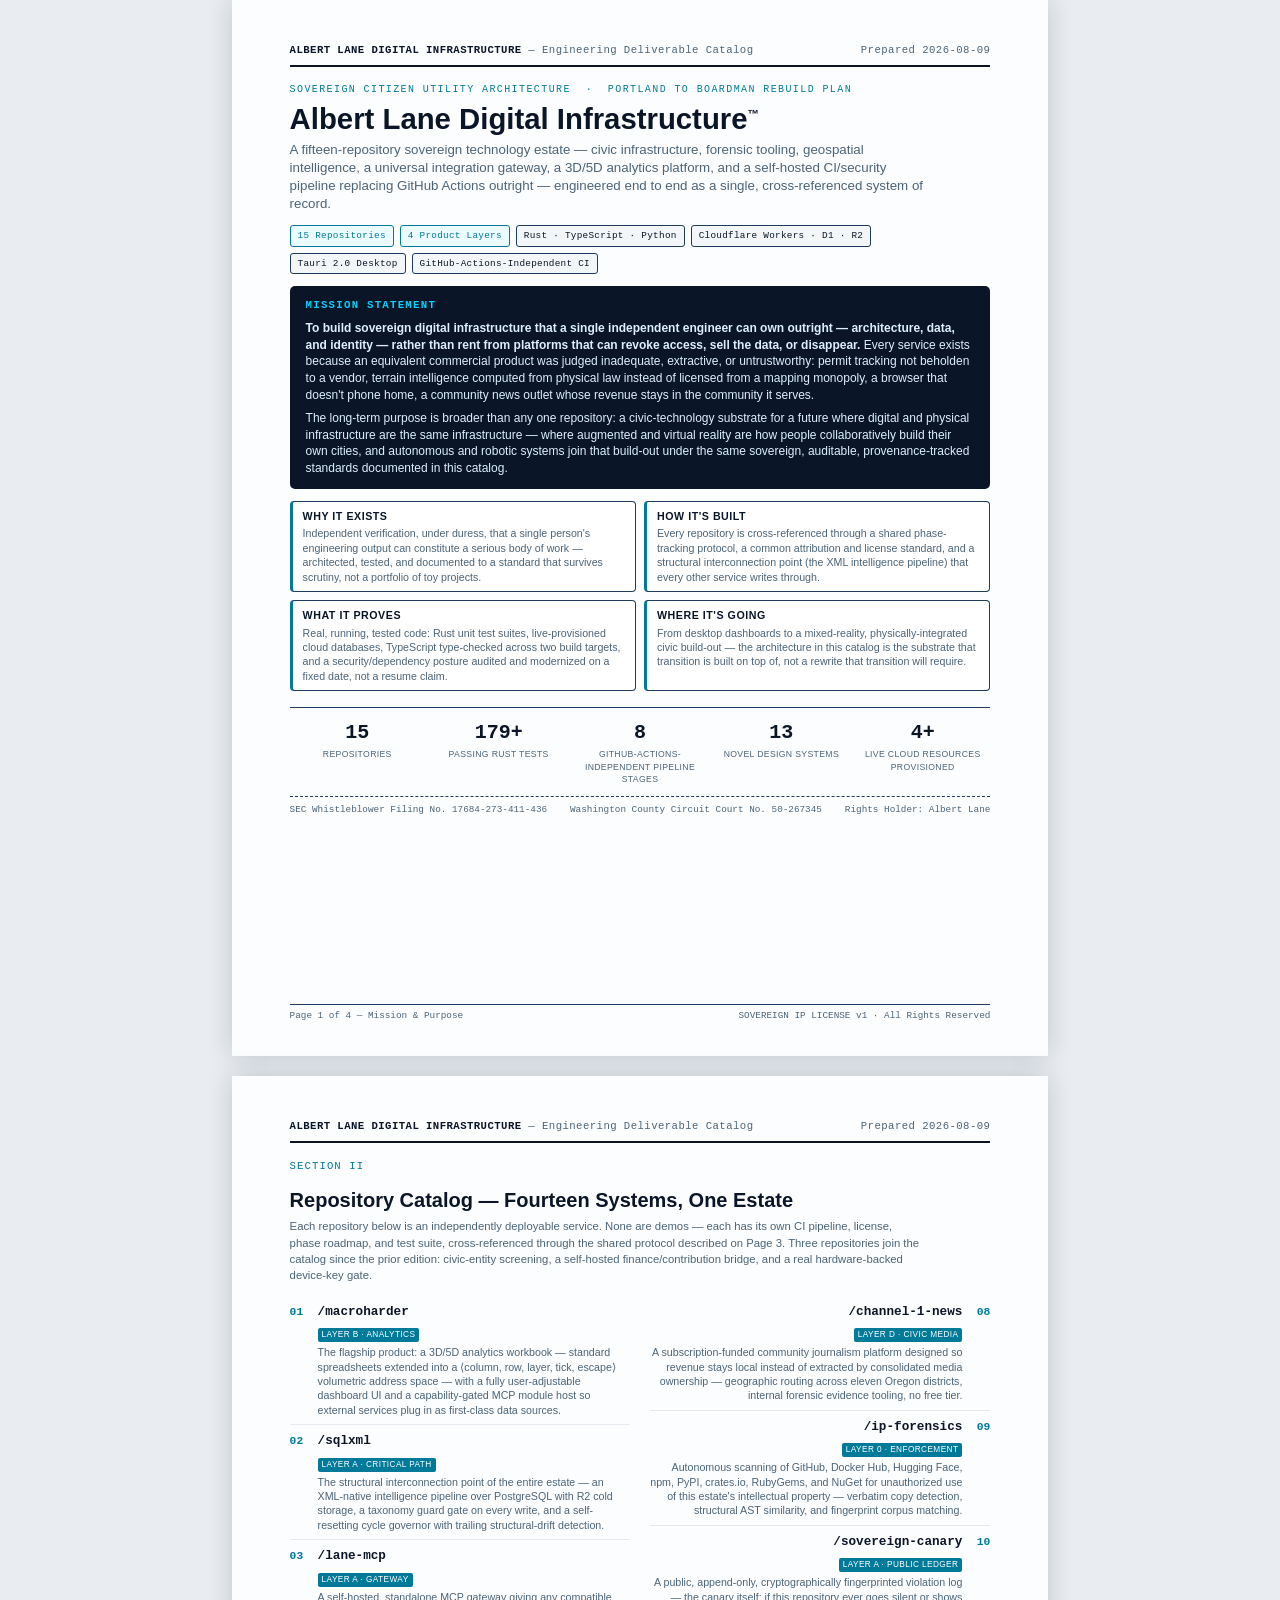
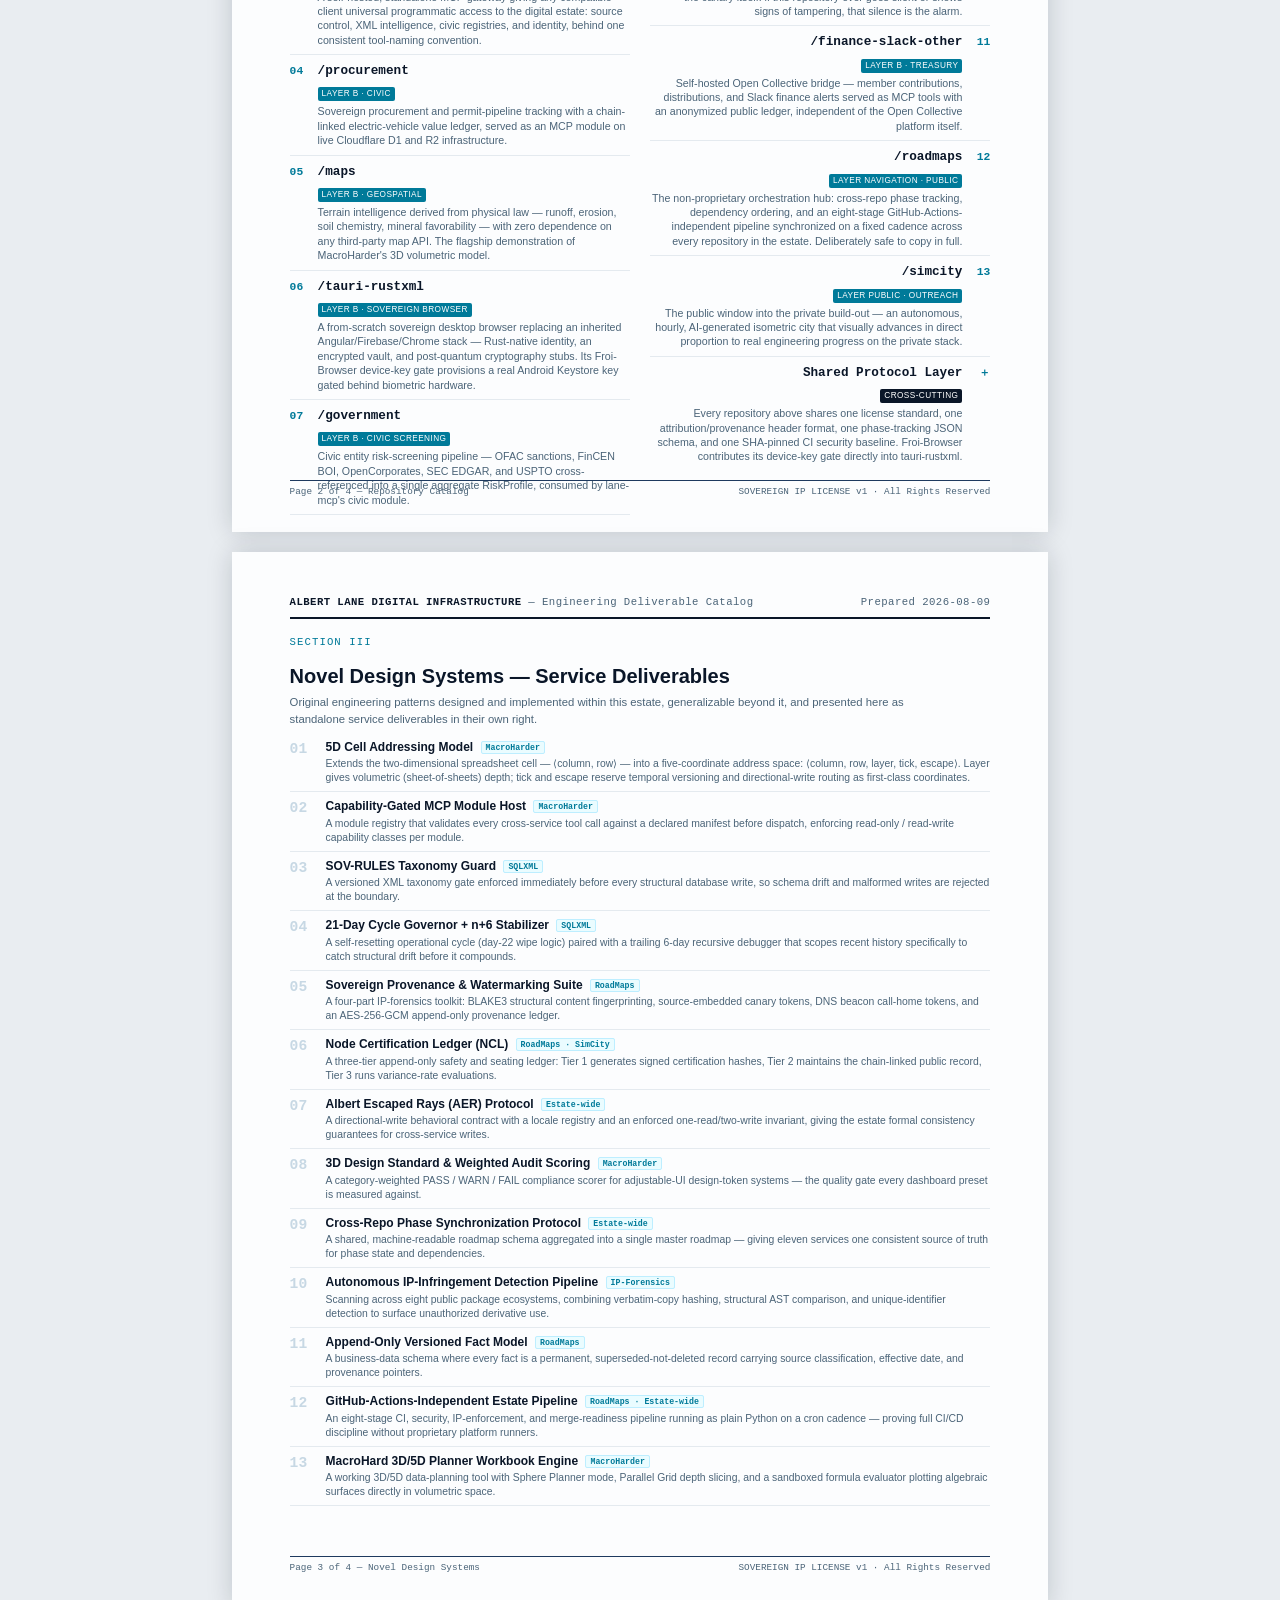
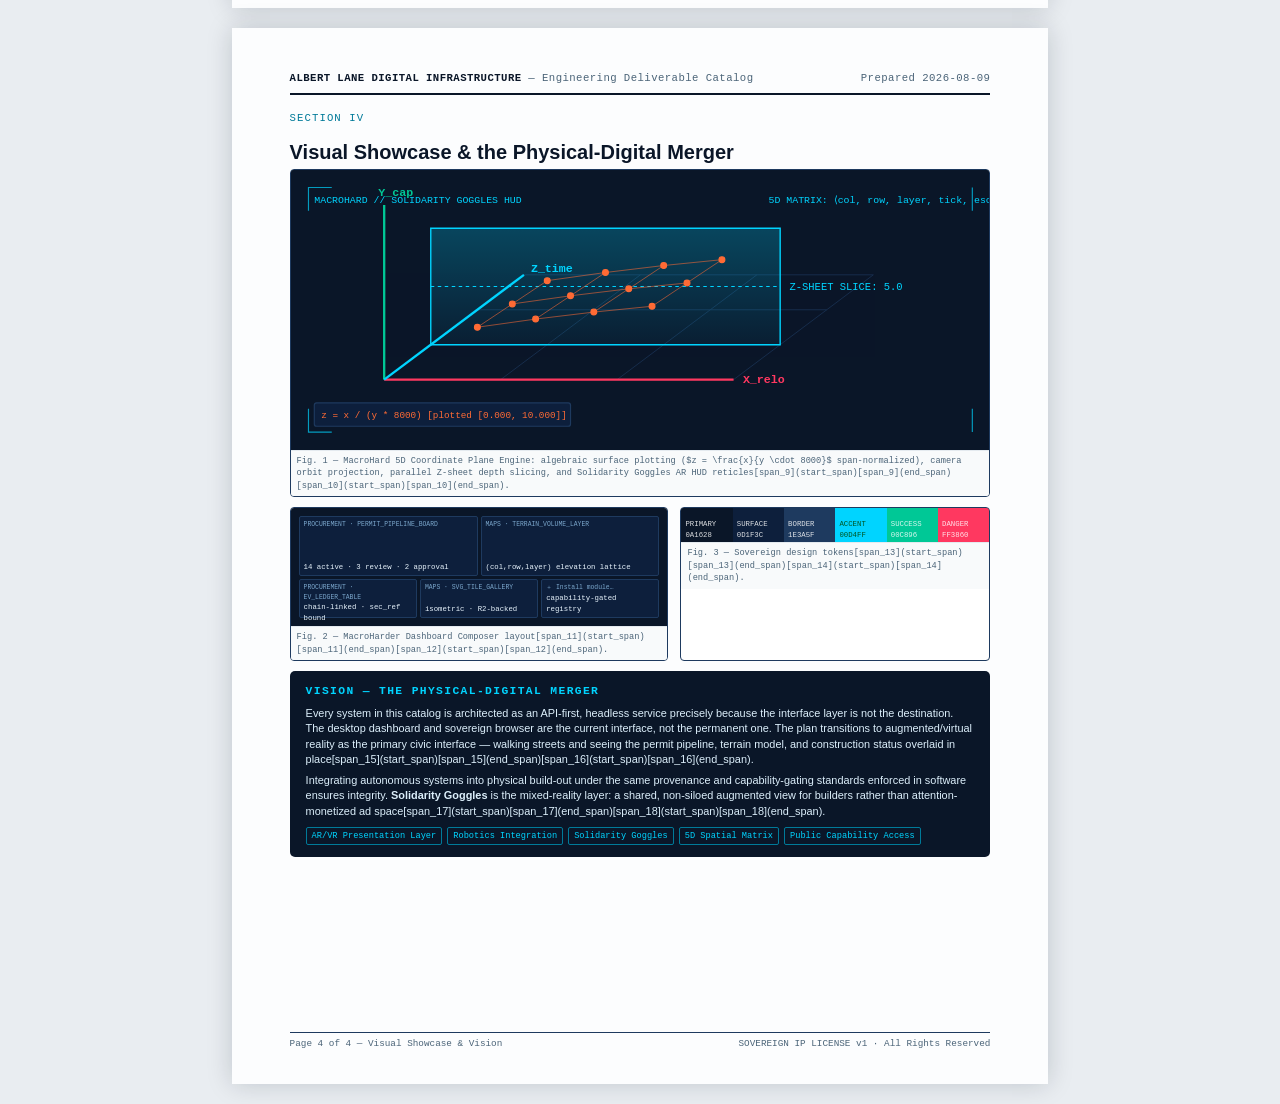
<file: docs/catalog/Albert_Lane_Deliverable_Catalog_5D_V2.html>
<!DOCTYPE html>
<html lang="en">
<head>
<meta charset="UTF-8" />
<title>Albert_Lane_Deliverable_Catalog_5D_Fixed.pdf</title>
<style>
  :root{
    --ink:      #0A1628;
    --surface:  #0D1F3C;
    --surface2: #162944;
    --border:   #1E3A5F;
    --accent:   #00D4FF;
    --accent-dk:#007A99;
    --success:  #00C896;
    --warn:     #FF6B35;
    --danger:   #FF3860;
    --text:     #14212F;
    --text-dim: #4B6478;
    --paper:    #FCFDFE;
    --mono: 'Courier New', 'Consolas', monospace;
    --sans: 'Helvetica Neue', Helvetica, Arial, sans-serif;
  }
  *,*::before,*::after{box-sizing:border-box;margin:0;padding:0;}
  html,body{
    background:#e9edf1;
    -webkit-print-color-adjust: exact !important;
    print-color-adjust: exact !important;
  }
  body{
    font-family:var(--sans);
    color:var(--text);
    font-size:10.5pt;
    line-height:1.45;
  }
  
  @page {
    size: 8.5in 11in;
    margin: 0;
  }

  .page{
    position:relative;
    width:8.5in;
    min-height:11in;
    max-height:11in;
    margin:0 auto 20px auto;
    background:var(--paper);
    padding:0.45in 0.6in;
    page-break-after:always;
    page-break-inside:avoid;
    box-shadow:0 0 24px rgba(10,22,40,0.18);
    overflow: hidden;
  }
  
  @media print{
    html, body { background: #fff !important; }
    #pdf-toolbar { display: none !important; }
    .page {
      margin: 0 !important;
      box-shadow: none !important;
      page-break-after: always !important;
      page-break-inside: avoid !important;
      width: 8.5in !important;
      height: 11in !important;
    }
  }

  .doc-header{
    display:flex;
    justify-content:space-between;
    align-items:center;
    border-bottom:2px solid var(--ink);
    padding-bottom:6px;
    margin-bottom:16px;
    font-family:var(--mono);
    font-size:8pt;
    color:var(--text-dim);
    letter-spacing:0.04em;
  }
  .doc-header strong{color:var(--ink);}

  .footer-strip{
    position:absolute;
    bottom:0.35in;
    left:0.6in;
    right:0.6in;
    display:flex;
    justify-content:space-between;
    font-family:var(--mono);
    font-size:7pt;
    color:var(--text-dim);
    border-top:1px solid var(--border);
    padding-top:4px;
  }

  /* PAGE 1 — MISSION */
  .cover{ display:flex; flex-direction:column; }
  .cover-eyebrow{
    font-family:var(--mono);
    font-size:7.5pt;
    letter-spacing:0.14em;
    text-transform:uppercase;
    color:var(--accent-dk);
    margin-bottom:6px;
  }
  .cover-title{
    font-size:22pt;
    font-weight:800;
    line-height:1.1;
    color:var(--ink);
    margin-bottom:6px;
  }
  .cover-title .tm{font-size:0.4em;vertical-align:super;}
  .cover-subtitle{
    font-size:10pt;
    color:var(--text-dim);
    font-weight:400;
    margin-bottom:12px;
    max-width:6.6in;
    line-height:1.35;
  }
  .cover-badge-row{ display:flex; gap:6px; margin-bottom:12px; flex-wrap:wrap; }
  .badge{
    font-family:var(--mono);
    font-size:7pt;
    letter-spacing:0.03em;
    border:1px solid var(--border);
    color:var(--ink);
    padding:3px 7px;
    border-radius:3px;
    background:#f2f6f9;
  }
  .badge.accent{ border-color:var(--accent-dk); color:var(--accent-dk); background:#eafcff; }

  .mission-block{
    background:var(--ink);
    color:#E8F4FD;
    padding:12px 16px;
    border-radius:5px;
    margin-bottom:12px;
  }
  .mission-block h2{
    font-family:var(--mono);
    font-size:8pt;
    letter-spacing:0.12em;
    text-transform:uppercase;
    color:var(--accent);
    margin-bottom:6px;
  }
  .mission-block p{ font-size:9pt; line-height:1.4; color:#DCEFFB; }
  .mission-block p + p{ margin-top:6px; }

  .purpose-grid{ display:grid; grid-template-columns:1fr 1fr; gap:8px; margin-bottom:12px; }
  .purpose-card{
    border:1px solid var(--border);
    border-left:3px solid var(--accent-dk);
    padding:7px 10px;
    border-radius:4px;
    background:#fff;
  }
  .purpose-card h3{
    font-size:8pt;
    text-transform:uppercase;
    letter-spacing:0.05em;
    color:var(--ink);
    margin-bottom:2px;
  }
  .purpose-card p{ font-size:8pt; color:var(--text-dim); line-height:1.35; }

  .metrics-row{
    display:grid;
    grid-template-columns:repeat(5,1fr);
    gap:6px;
    margin-top:4px;
    padding-top:10px;
    border-top:1px solid var(--border);
  }
  .metric{ text-align:center; }
  .metric .num{ font-family:var(--mono); font-size:15pt; font-weight:700; color:var(--ink); }
  .metric .lbl{ font-size:6.5pt; text-transform:uppercase; letter-spacing:0.04em; color:var(--text-dim); margin-top:1px; }

  .filing-block{
    margin-top:10px;
    font-family:var(--mono);
    font-size:7pt;
    color:var(--text-dim);
    border-top:1px dashed var(--border);
    padding-top:6px;
    display:flex;
    justify-content:space-between;
  }

  /* PAGE 2 — REPO CATALOG */
  .page-title{ font-size:15pt; font-weight:700; color:var(--ink); margin-bottom:2px; }
  .page-kicker{
    font-family:var(--mono); font-size:8pt; color:var(--accent-dk);
    letter-spacing:0.1em; text-transform:uppercase; margin-bottom:12px;
  }
  .repo-columns{ display:grid; grid-template-columns:1fr 1fr; gap:0 20px; }
  .repo-entry{ display:flex; align-items:flex-start; gap:8px; padding:7px 0; border-bottom:1px solid #E4EAEF; }
  .repo-columns .repo-col-left .repo-entry{ flex-direction:row; }
  .repo-columns .repo-col-right .repo-entry{ flex-direction:row-reverse; text-align:right; }
  .repo-index{ flex:0 0 20px; font-family:var(--mono); font-size:8.5pt; font-weight:700; color:var(--accent-dk); padding-top:1px; }
  .repo-body{ flex:1; }
  .repo-name{ font-family:var(--mono); font-size:9.5pt; font-weight:700; color:var(--ink); margin-bottom:1px; }
  .repo-cat{
    display:inline-block; font-size:6.2pt; text-transform:uppercase; letter-spacing:0.05em;
    color:#fff; background:var(--accent-dk); padding:1px 4px; border-radius:2px; margin-bottom:3px;
  }
  .repo-desc{ font-size:8pt; color:var(--text-dim); line-height:1.35; }

  /* PAGE 3 — NOVEL DESIGN CATALOG */
  .design-list{ display:flex; flex-direction:column; gap:6px; }
  .design-item{ display:grid; grid-template-columns:28px 1fr; gap:8px; padding-bottom:6px; border-bottom:1px solid #E4EAEF; }
  .design-num{ font-family:var(--mono); font-size:11pt; font-weight:800; color:#C7D8E4; }
  .design-title{ font-size:9pt; font-weight:700; color:var(--ink); margin-bottom:1px; }
  .design-title .tag{
    font-family:var(--mono); font-size:6.2pt; color:var(--accent-dk); background:#eafcff;
    border:1px solid #bdeeff; padding:1px 4px; border-radius:2px; margin-left:4px;
    text-transform:none; font-weight:600; vertical-align:middle;
  }
  .design-desc{ font-size:7.8pt; color:var(--text-dim); line-height:1.35; }

  /* PAGE 4 — VISUAL SHOWCASE & VECTOR 5D ENGINE */
  .visual-grid{ display:grid; grid-template-columns:1.1fr 0.9fr; gap:12px; margin-bottom:10px; }
  .visual-card{ border:1px solid var(--border); border-radius:4px; overflow:hidden; background:#fff; }
  .visual-card .cap{
    font-family:var(--mono); font-size:6.5pt; color:var(--text-dim);
    padding:4px 6px; border-top:1px solid #E4EAEF; background:#f8fafb;
  }
  .visual-card .render{ background:var(--ink); padding:8px; }

  .palette-row{ display:flex; }
  .swatch{ flex:1; height:34px; display:flex; align-items:flex-end; padding:2px 4px; }
  .swatch span{ font-family:var(--mono); font-size:5.5pt; color:rgba(255,255,255,0.85); }

  .vision-block{ background:var(--ink); color:#E8F4FD; border-radius:5px; padding:12px 16px; margin-top:2px; }
  .vision-block h2{
    font-family:var(--mono); font-size:8.5pt; letter-spacing:0.12em;
    text-transform:uppercase; color:var(--accent); margin-bottom:6px;
  }
  .vision-block p{ font-size:8.2pt; color:#DCEFFB; line-height:1.4; }
  .vision-block p + p{ margin-top:6px; }
  .vision-tags{ display:flex; gap:5px; margin-top:8px; flex-wrap:wrap; }
  .vision-tags span{
    font-family:var(--mono); font-size:6.5pt; color:var(--accent);
    border:1px solid var(--accent-dk); padding:1.5px 5px; border-radius:2px;
  }

  .mock-dash{ display:grid; grid-template-columns:repeat(6,1fr); grid-auto-rows:18px; gap:3px; }
  .mock-panel{
    background:var(--surface); border:1px solid var(--border); border-radius:2px;
    padding:3px 4px; display:flex; flex-direction:column; justify-content:space-between;
  }
  .mock-panel .t{ font-family:var(--mono); font-size:4.8pt; color:#7BA7CC; }
  .mock-panel .v{ font-family:var(--mono); font-size:5.5pt; color:#E8F4FD; }
  .p1{ grid-column:span 3; grid-row:span 3; }
  .p2{ grid-column:span 3; grid-row:span 3; }
  .p3{ grid-column:span 2; grid-row:span 2; }
  .p4{ grid-column:span 2; grid-row:span 2; }
  .p5{ grid-column:span 2; grid-row:span 2; }
</style>
</head>
<body>

<!-- PAGE 1 -->
<section class="page">
  <div class="doc-header">
    <span><strong>ALBERT LANE DIGITAL INFRASTRUCTURE</strong> — Engineering Deliverable Catalog</span>
    <span>Prepared 2026-08-09</span>
  </div>

  <div class="cover">
    <div class="cover-eyebrow">Sovereign Citizen Utility Architecture &nbsp;·&nbsp; Portland to Boardman Rebuild Plan</div>
    <h1 class="cover-title">Albert Lane Digital Infrastructure<span class="tm">™</span></h1>
    <div class="cover-subtitle">A fifteen-repository sovereign technology estate — civic infrastructure, forensic tooling, geospatial intelligence, a universal integration gateway, a 3D/5D analytics platform, and a self-hosted CI/security pipeline replacing GitHub Actions outright — engineered end to end as a single, cross-referenced system of record.</div>

    <div class="cover-badge-row">
      <span class="badge accent">15 Repositories</span>
      <span class="badge accent">4 Product Layers</span>
      <span class="badge">Rust · TypeScript · Python</span>
      <span class="badge">Cloudflare Workers · D1 · R2</span>
      <span class="badge">Tauri 2.0 Desktop</span>
      <span class="badge">GitHub-Actions-Independent CI</span>
    </div>

    <div class="mission-block">
      <h2>Mission Statement</h2>
      <p><strong>To build sovereign digital infrastructure that a single independent engineer can own outright — architecture, data, and identity — rather than rent from platforms that can revoke access, sell the data, or disappear.</strong> Every service exists because an equivalent commercial product was judged inadequate, extractive, or untrustworthy: permit tracking not beholden to a vendor, terrain intelligence computed from physical law instead of licensed from a mapping monopoly, a browser that doesn't phone home, a community news outlet whose revenue stays in the community it serves.</p>
      <p>The long-term purpose is broader than any one repository: a civic-technology substrate for a future where digital and physical infrastructure are the same infrastructure — where augmented and virtual reality are how people collaboratively build their own cities, and autonomous and robotic systems join that build-out under the same sovereign, auditable, provenance-tracked standards documented in this catalog.</p>
    </div>

    <div class="purpose-grid">
      <div class="purpose-card">
        <h3>Why It Exists</h3>
        <p>Independent verification, under duress, that a single person's engineering output can constitute a serious body of work — architected, tested, and documented to a standard that survives scrutiny, not a portfolio of toy projects.</p>
      </div>
      <div class="purpose-card">
        <h3>How It's Built</h3>
        <p>Every repository is cross-referenced through a shared phase-tracking protocol, a common attribution and license standard, and a structural interconnection point (the XML intelligence pipeline) that every other service writes through.</p>
      </div>
      <div class="purpose-card">
        <h3>What It Proves</h3>
        <p>Real, running, tested code: Rust unit test suites, live-provisioned cloud databases, TypeScript type-checked across two build targets, and a security/dependency posture audited and modernized on a fixed date, not a resume claim.</p>
      </div>
      <div class="purpose-card">
        <h3>Where It's Going</h3>
        <p>From desktop dashboards to a mixed-reality, physically-integrated civic build-out — the architecture in this catalog is the substrate that transition is built on top of, not a rewrite that transition will require.</p>
      </div>
    </div>

    <div class="metrics-row">
      <div class="metric"><div class="num">15</div><div class="lbl">Repositories</div></div>
      <div class="metric"><div class="num">179+</div><div class="lbl">Passing Rust Tests</div></div>
      <div class="metric"><div class="num">8</div><div class="lbl">GitHub-Actions-Independent Pipeline Stages</div></div>
      <div class="metric"><div class="num">13</div><div class="lbl">Novel Design Systems</div></div>
      <div class="metric"><div class="num">4+</div><div class="lbl">Live Cloud Resources Provisioned</div></div>
    </div>

    <div class="filing-block">
      <span>SEC Whistleblower Filing No. 17684-273-411-436</span>
      <span>Washington County Circuit Court No. 50-267345</span>
      <span>Rights Holder: Albert Lane</span>
    </div>
  </div>

  <div class="footer-strip"><span>Page 1 of 4 — Mission &amp; Purpose</span><span>SOVEREIGN IP LICENSE v1 · All Rights Reserved</span></div>
</section>

<!-- PAGE 2 -->
<section class="page">
  <div class="doc-header">
    <span><strong>ALBERT LANE DIGITAL INFRASTRUCTURE</strong> — Engineering Deliverable Catalog</span>
    <span>Prepared 2026-08-09</span>
  </div>

  <div class="page-kicker">Section II</div>
  <div class="page-title">Repository Catalog — Fourteen Systems, One Estate</div>
  <p style="color:var(--text-dim);font-size:8.5pt;margin:3px 0 12px;max-width:6.6in;">Each repository below is an independently deployable service. None are demos — each has its own CI pipeline, license, phase roadmap, and test suite, cross-referenced through the shared protocol described on Page 3. Three repositories join the catalog since the prior edition: civic-entity screening, a self-hosted finance/contribution bridge, and a real hardware-backed device-key gate.</p>

  <div class="repo-columns">
    <div class="repo-col-left">
      <div class="repo-entry">
        <div class="repo-index">01</div>
        <div class="repo-body">
          <div class="repo-name">/macroharder</div>
          <span class="repo-cat">Layer B · Analytics</span>
          <div class="repo-desc">The flagship product: a 3D/5D analytics workbook — standard spreadsheets extended into a ⟨column, row, layer, tick, escape⟩ volumetric address space — with a fully user-adjustable dashboard UI and a capability-gated MCP module host so external services plug in as first-class data sources.</div>
        </div>
      </div>
      <div class="repo-entry">
        <div class="repo-index">02</div>
        <div class="repo-body">
          <div class="repo-name">/sqlxml</div>
          <span class="repo-cat">Layer A · Critical Path</span>
          <div class="repo-desc">The structural interconnection point of the entire estate — an XML-native intelligence pipeline over PostgreSQL with R2 cold storage, a taxonomy guard gate on every write, and a self-resetting cycle governor with trailing structural-drift detection.</div>
        </div>
      </div>
      <div class="repo-entry">
        <div class="repo-index">03</div>
        <div class="repo-body">
          <div class="repo-name">/lane-mcp</div>
          <span class="repo-cat">Layer A · Gateway</span>
          <div class="repo-desc">A self-hosted, standalone MCP gateway giving any compatible client universal programmatic access to the digital estate: source control, XML intelligence, civic registries, and identity, behind one consistent tool-naming convention.</div>
        </div>
      </div>
      <div class="repo-entry">
        <div class="repo-index">04</div>
        <div class="repo-body">
          <div class="repo-name">/procurement</div>
          <span class="repo-cat">Layer B · Civic</span>
          <div class="repo-desc">Sovereign procurement and permit-pipeline tracking with a chain-linked electric-vehicle value ledger, served as an MCP module on live Cloudflare D1 and R2 infrastructure.</div>
        </div>
      </div>
      <div class="repo-entry">
        <div class="repo-index">05</div>
        <div class="repo-body">
          <div class="repo-name">/maps</div>
          <span class="repo-cat">Layer B · Geospatial</span>
          <div class="repo-desc">Terrain intelligence derived from physical law — runoff, erosion, soil chemistry, mineral favorability — with zero dependence on any third-party map API. The flagship demonstration of MacroHarder's 3D volumetric model.</div>
        </div>
      </div>
      <div class="repo-entry">
        <div class="repo-index">06</div>
        <div class="repo-body">
          <div class="repo-name">/tauri-rustxml</div>
          <span class="repo-cat">Layer B · Sovereign Browser</span>
          <div class="repo-desc">A from-scratch sovereign desktop browser replacing an inherited Angular/Firebase/Chrome stack — Rust-native identity, an encrypted vault, and post-quantum cryptography stubs. Its Froi-Browser device-key gate provisions a real Android Keystore key gated behind biometric hardware.</div>
        </div>
      </div>
      <div class="repo-entry">
        <div class="repo-index">07</div>
        <div class="repo-body">
          <div class="repo-name">/government</div>
          <span class="repo-cat">Layer B · Civic Screening</span>
          <div class="repo-desc">Civic entity risk-screening pipeline — OFAC sanctions, FinCEN BOI, OpenCorporates, SEC EDGAR, and USPTO cross-referenced into a single aggregate RiskProfile, consumed by lane-mcp's civic module.</div>
        </div>
      </div>
    </div>

    <div class="repo-col-right">
      <div class="repo-entry">
        <div class="repo-index">08</div>
        <div class="repo-body">
          <div class="repo-name">/channel-1-news</div>
          <span class="repo-cat">Layer D · Civic Media</span>
          <div class="repo-desc">A subscription-funded community journalism platform designed so revenue stays local instead of extracted by consolidated media ownership — geographic routing across eleven Oregon districts, internal forensic evidence tooling, no free tier.</div>
        </div>
      </div>
      <div class="repo-entry">
        <div class="repo-index">09</div>
        <div class="repo-body">
          <div class="repo-name">/ip-forensics</div>
          <span class="repo-cat">Layer 0 · Enforcement</span>
          <div class="repo-desc">Autonomous scanning of GitHub, Docker Hub, Hugging Face, npm, PyPI, crates.io, RubyGems, and NuGet for unauthorized use of this estate's intellectual property — verbatim copy detection, structural AST similarity, and fingerprint corpus matching.</div>
        </div>
      </div>
      <div class="repo-entry">
        <div class="repo-index">10</div>
        <div class="repo-body">
          <div class="repo-name">/sovereign-canary</div>
          <span class="repo-cat">Layer A · Public Ledger</span>
          <div class="repo-desc">A public, append-only, cryptographically fingerprinted violation log — the canary itself: if this repository ever goes silent or shows signs of tampering, that silence is the alarm.</div>
        </div>
      </div>
      <div class="repo-entry">
        <div class="repo-index">11</div>
        <div class="repo-body">
          <div class="repo-name">/finance-slack-other</div>
          <span class="repo-cat">Layer B · Treasury</span>
          <div class="repo-desc">Self-hosted Open Collective bridge — member contributions, distributions, and Slack finance alerts served as MCP tools with an anonymized public ledger, independent of the Open Collective platform itself.</div>
        </div>
      </div>
      <div class="repo-entry">
        <div class="repo-index">12</div>
        <div class="repo-body">
          <div class="repo-name">/roadmaps</div>
         <span class="repo-cat">Layer Navigation · Public</span>
          <div class="repo-desc">The non-proprietary orchestration hub: cross-repo phase tracking, dependency ordering, and an eight-stage GitHub-Actions-independent pipeline synchronized on a fixed cadence across every repository in the estate. Deliberately safe to copy in full.</div>
        </div>
      </div>
      <div class="repo-entry">
        <div class="repo-index">13</div>
        <div class="repo-body">
          <div class="repo-name">/simcity</div>
          <span class="repo-cat">Layer Public · Outreach</span>
          <div class="repo-desc">The public window into the private build-out — an autonomous, hourly, AI-generated isometric city that visually advances in direct proportion to real engineering progress on the private stack.</div>
        </div>
      </div>
      <div class="repo-entry" style="border-bottom:none;">
        <div class="repo-index">＋</div>
        <div class="repo-body">
          <div class="repo-name">Shared Protocol Layer</div>
          <span class="repo-cat" style="background:var(--ink);">Cross-Cutting</span>
          <div class="repo-desc">Every repository above shares one license standard, one attribution/provenance header format, one phase-tracking JSON schema, and one SHA-pinned CI security baseline. Froi-Browser contributes its device-key gate directly into tauri-rustxml.</div>
        </div>
      </div>
    </div>
  </div>

  <div class="footer-strip"><span>Page 2 of 4 — Repository Catalog</span><span>SOVEREIGN IP LICENSE v1 · All Rights Reserved</span></div>
</section>

<!-- PAGE 3 -->
<section class="page">
  <div class="doc-header">
    <span><strong>ALBERT LANE DIGITAL INFRASTRUCTURE</strong> — Engineering Deliverable Catalog</span>
    <span>Prepared 2026-08-09</span>
  </div>

  <div class="page-kicker">Section III</div>
  <div class="page-title">Novel Design Systems — Service Deliverables</div>
  <p style="color:var(--text-dim);font-size:8.5pt;margin:3px 0 12px;max-width:6.6in;">Original engineering patterns designed and implemented within this estate, generalizable beyond it, and presented here as standalone service deliverables in their own right.</p>

  <div class="design-list">
    <div class="design-item">
      <div class="design-num">01</div>
      <div>
        <div class="design-title">5D Cell Addressing Model <span class="tag">MacroHarder</span></div>
        <div class="design-desc">Extends the two-dimensional spreadsheet cell — ⟨column, row⟩ — into a five-coordinate address space: ⟨column, row, layer, tick, escape⟩. Layer gives volumetric (sheet-of-sheets) depth; tick and escape reserve temporal versioning and directional-write routing as first-class coordinates.</div>
      </div>
    </div>
    <div class="design-item">
      <div class="design-num">02</div>
      <div>
        <div class="design-title">Capability-Gated MCP Module Host <span class="tag">MacroHarder</span></div>
        <div class="design-desc">A module registry that validates every cross-service tool call against a declared manifest before dispatch, enforcing read-only / read-write capability classes per module.</div>
      </div>
    </div>
    <div class="design-item">
      <div class="design-num">03</div>
      <div>
        <div class="design-title">SOV-RULES Taxonomy Guard <span class="tag">SQLXML</span></div>
        <div class="design-desc">A versioned XML taxonomy gate enforced immediately before every structural database write, so schema drift and malformed writes are rejected at the boundary.</div>
      </div>
    </div>
    <div class="design-item">
      <div class="design-num">04</div>
      <div>
        <div class="design-title">21-Day Cycle Governor + n+6 Stabilizer <span class="tag">SQLXML</span></div>
        <div class="design-desc">A self-resetting operational cycle (day-22 wipe logic) paired with a trailing 6-day recursive debugger that scopes recent history specifically to catch structural drift before it compounds.</div>
      </div>
    </div>
    <div class="design-item">
      <div class="design-num">05</div>
      <div>
        <div class="design-title">Sovereign Provenance &amp; Watermarking Suite <span class="tag">RoadMaps</span></div>
        <div class="design-desc">A four-part IP-forensics toolkit: BLAKE3 structural content fingerprinting, source-embedded canary tokens, DNS beacon call-home tokens, and an AES-256-GCM append-only provenance ledger.</div>
      </div>
    </div>
    <div class="design-item">
      <div class="design-num">06</div>
      <div>
        <div class="design-title">Node Certification Ledger (NCL) <span class="tag">RoadMaps · SimCity</span></div>
        <div class="design-desc">A three-tier append-only safety and seating ledger: Tier 1 generates signed certification hashes, Tier 2 maintains the chain-linked public record, Tier 3 runs variance-rate evaluations.</div>
      </div>
    </div>
    <div class="design-item">
      <div class="design-num">07</div>
      <div>
        <div class="design-title">Albert Escaped Rays (AER) Protocol <span class="tag">Estate-wide</span></div>
        <div class="design-desc">A directional-write behavioral contract with a locale registry and an enforced one-read/two-write invariant, giving the estate formal consistency guarantees for cross-service writes.</div>
      </div>
    </div>
    <div class="design-item">
      <div class="design-num">08</div>
      <div>
        <div class="design-title">3D Design Standard &amp; Weighted Audit Scoring <span class="tag">MacroHarder</span></div>
        <div class="design-desc">A category-weighted PASS / WARN / FAIL compliance scorer for adjustable-UI design-token systems — the quality gate every dashboard preset is measured against.</div>
      </div>
    </div>
    <div class="design-item">
      <div class="design-num">09</div>
      <div>
        <div class="design-title">Cross-Repo Phase Synchronization Protocol <span class="tag">Estate-wide</span></div>
        <div class="design-desc">A shared, machine-readable roadmap schema aggregated into a single master roadmap — giving eleven services one consistent source of truth for phase state and dependencies.</div>
      </div>
    </div>
    <div class="design-item">
      <div class="design-num">10</div>
      <div>
        <div class="design-title">Autonomous IP-Infringement Detection Pipeline <span class="tag">IP-Forensics</span></div>
        <div class="design-desc">Scanning across eight public package ecosystems, combining verbatim-copy hashing, structural AST comparison, and unique-identifier detection to surface unauthorized derivative use.</div>
      </div>
    </div>
    <div class="design-item">
      <div class="design-num">11</div>
      <div>
        <div class="design-title">Append-Only Versioned Fact Model <span class="tag">RoadMaps</span></div>
        <div class="design-desc">A business-data schema where every fact is a permanent, superseded-not-deleted record carrying source classification, effective date, and provenance pointers.</div>
      </div>
    </div>
    <div class="design-item">
      <div class="design-num">12</div>
      <div>
        <div class="design-title">GitHub-Actions-Independent Estate Pipeline <span class="tag">RoadMaps · Estate-wide</span></div>
        <div class="design-desc">An eight-stage CI, security, IP-enforcement, and merge-readiness pipeline running as plain Python on a cron cadence — proving full CI/CD discipline without proprietary platform runners.</div>
      </div>
    </div>
    <div class="design-item">
      <div class="design-num">13</div>
      <div>
        <div class="design-title">MacroHard 3D/5D Planner Workbook Engine <span class="tag">MacroHarder</span></div>
        <div class="design-desc">A working 3D/5D data-planning tool with Sphere Planner mode, Parallel Grid depth slicing, and a sandboxed formula evaluator plotting algebraic surfaces directly in volumetric space.</div>
      </div>
    </div>
  </div>

  <div class="footer-strip"><span>Page 3 of 4 — Novel Design Systems</span><span>SOVEREIGN IP LICENSE v1 · All Rights Reserved</span></div>
</section>

<!-- PAGE 4 -->
<section class="page">
  <div class="doc-header">
    <span><strong>ALBERT LANE DIGITAL INFRASTRUCTURE</strong> — Engineering Deliverable Catalog</span>
    <span>Prepared 2026-08-09</span>
  </div>

  <div class="page-kicker">Section IV</div>
  <div class="page-title">Visual Showcase &amp; the Physical-Digital Merger</div>

  <!-- Native SVG Vector Viewport for 100% Crisp PDF Compilation -->
  <div class="visual-card" style="margin-bottom:10px;">
    <div class="render" style="padding:0;">
      <svg viewBox="0 0 600 240" xmlns="http://www.w3.org/2000/svg" style="width:100%;height:auto;display:block;background:#0A1628;">
        <defs>
          <linearGradient id="zsGrad" x1="0" y1="0" x2="0" y2="1">
            <stop offset="0%" stop-color="#00D4FF" stop-opacity="0.25"/>
            <stop offset="100%" stop-color="#00D4FF" stop-opacity="0.05"/>
          </linearGradient>
        </defs>
        <!-- Background Grid -->
        <g stroke="#1E3A5F" stroke-width="0.8" opacity="0.7">
          <line x1="80" y1="180" x2="380" y2="180"/>
          <line x1="120" y1="150" x2="420" y2="150"/>
          <line x1="160" y1="120" x2="460" y2="120"/>
          <line x1="200" y1="90" x2="500" y2="90"/>
          <line x1="80" y1="180" x2="200" y2="90"/>
          <line x1="180" y1="180" x2="300" y2="90"/>
          <line x1="280" y1="180" x2="400" y2="90"/>
          <line x1="380" y1="180" x2="500" y2="90"/>
        </g>
        <!-- Z-Sheet Depth Slice Plane -->
        <polygon points="120,150 420,150 420,50 120,50" fill="url(#zsGrad)" stroke="#00D4FF" stroke-width="1.2"/>
        <line x1="120" y1="100" x2="420" y2="100" stroke="#00D4FF" stroke-width="1" stroke-dasharray="3,3"/>
        <text x="428" y="103" fill="#00D4FF" font-family="Courier New, monospace" font-size="9">Z-SHEET SLICE: 5.0</text>
        
        <!-- Plotted Formula Nodes (z = x / (y * 8000) Surface) -->
        <g fill="#FF6B35" stroke="#FF6B35">
          <circle cx="160" cy="135" r="2.5"/><circle cx="210" cy="128" r="2.5"/><circle cx="260" cy="122" r="2.5"/><circle cx="310" cy="117" r="2.5"/>
          <circle cx="190" cy="115" r="2.5"/><circle cx="240" cy="108" r="2.5"/><circle cx="290" cy="102" r="2.5"/><circle cx="340" cy="97" r="2.5"/>
          <circle cx="220" cy="95" r="2.5"/><circle cx="270" cy="88" r="2.5"/><circle cx="320" cy="82" r="2.5"/><circle cx="370" cy="77" r="2.5"/>
          <path d="M 160,135 L 210,128 L 260,122 L 310,117 M 190,115 L 240,108 L 290,102 L 340,97 M 220,95 L 270,88 L 320,82 L 370,77" stroke-width="0.8" opacity="0.6" fill="none"/>
          <path d="M 160,135 L 190,115 L 220,95 M 210,128 L 240,108 L 270,88 M 260,122 L 290,102 L 320,82 M 310,117 L 340,97 L 370,77" stroke-width="0.8" opacity="0.6" fill="none"/>
        </g>

        <!-- Axes -->
        <line x1="80" y1="180" x2="380" y2="180" stroke="#FF3860" stroke-width="2"/>
        <line x1="80" y1="180" x2="80" y2="30" stroke="#00C896" stroke-width="2"/>
        <line x1="80" y1="180" x2="200" y2="90" stroke="#00D4FF" stroke-width="2"/>
        <text x="388" y="183" fill="#FF3860" font-family="Courier New, monospace" font-size="10" font-weight="bold">X_relo</text>
        <text x="75" y="22" fill="#00C896" font-family="Courier New, monospace" font-size="10" font-weight="bold">Y_cap</text>
        <text x="206" y="88" fill="#00D4FF" font-family="Courier New, monospace" font-size="10" font-weight="bold">Z_time</text>

        <!-- Solidarity Goggles HUD Overlay -->
        <g stroke="#00D4FF" stroke-width="1" opacity="0.7" fill="none">
          <path d="M 15,35 L 15,15 L 35,15 M 585,15 L 585,35 M 15,205 L 15,225 L 35,225 M 585,225 L 585,205"/>
        </g>
        <text x="20" y="28" fill="#00D4FF" font-family="Courier New, monospace" font-size="8.5">MACROHARD // SOLIDARITY GOGGLES HUD</text>
        <text x="410" y="28" fill="#00D4FF" font-family="Courier New, monospace" font-size="8.5">5D MATRIX: ⟨col, row, layer, tick, escape⟩</text>
        <rect x="20" y="200" width="220" height="20" rx="2" fill="#0D1F3C" stroke="#1E3A5F"/>
        <text x="26" y="213" fill="#FF6B35" font-family="Courier New, monospace" font-size="8">z = x / (y * 8000) [plotted [0.000, 10.000]]</text>
      </svg>
    </div>
    <div class="cap">Fig. 1 — MacroHard 5D Coordinate Plane Engine: algebraic surface plotting ($z = \frac{x}{y \cdot 8000}$ span-normalized), camera orbit projection, parallel Z-sheet depth slicing, and Solidarity Goggles AR HUD reticles[span_9](start_span)[span_9](end_span)[span_10](start_span)[span_10](end_span).</div>
  </div>

  <div class="visual-grid" style="margin-bottom:10px;">
    <div class="visual-card">
      <div class="render">
        <div class="mock-dash">
          <div class="mock-panel p1"><div class="t">PROCUREMENT · PERMIT_PIPELINE_BOARD</div><div class="v">14 active · 3 review · 2 approval</div></div>
          <div class="mock-panel p2"><div class="t">MAPS · TERRAIN_VOLUME_LAYER</div><div class="v">(col,row,layer) elevation lattice</div></div>
          <div class="mock-panel p3"><div class="t">PROCUREMENT · EV_LEDGER_TABLE</div><div class="v">chain-linked · sec_ref bound</div></div>
          <div class="mock-panel p4"><div class="t">MAPS · SVG_TILE_GALLERY</div><div class="v">isometric · R2-backed</div></div>
          <div class="mock-panel p5"><div class="t">＋ Install module…</div><div class="v">capability-gated registry</div></div>
        </div>
      </div>
      <div class="cap">Fig. 2 — MacroHarder Dashboard Composer layout[span_11](start_span)[span_11](end_span)[span_12](start_span)[span_12](end_span).</div>
    </div>

    <div class="visual-card">
      <div class="render" style="padding:0;">
        <div class="palette-row" style="height:100%;">
          <div class="swatch" style="background:#0A1628;"><span>PRIMARY<br>0A1628</span></div>
          <div class="swatch" style="background:#0D1F3C;"><span>SURFACE<br>0D1F3C</span></div>
          <div class="swatch" style="background:#1E3A5F;"><span>BORDER<br>1E3A5F</span></div>
          <div class="swatch" style="background:#00D4FF;color:#052;"><span style="color:#052;">ACCENT<br>00D4FF</span></div>
          <div class="swatch" style="background:#00C896;"><span>SUCCESS<br>00C896</span></div>
          <div class="swatch" style="background:#FF3860;"><span>DANGER<br>FF3860</span></div>
        </div>
      </div>
      <div class="cap">Fig. 3 — Sovereign design tokens[span_13](start_span)[span_13](end_span)[span_14](start_span)[span_14](end_span).</div>
    </div>
  </div>

  <div class="vision-block">
    <h2>Vision — The Physical-Digital Merger</h2>
    <p>Every system in this catalog is architected as an API-first, headless service precisely because the interface layer is not the destination. The desktop dashboard and sovereign browser are the current interface, not the permanent one. The plan transitions to augmented/virtual reality as the primary civic interface — walking streets and seeing the permit pipeline, terrain model, and construction status overlaid in place[span_15](start_span)[span_15](end_span)[span_16](start_span)[span_16](end_span).</p>
    <p>Integrating autonomous systems into physical build-out under the same provenance and capability-gating standards enforced in software ensures integrity. <strong>Solidarity Goggles</strong> is the mixed-reality layer: a shared, non-siloed augmented view for builders rather than attention-monetized ad space[span_17](start_span)[span_17](end_span)[span_18](start_span)[span_18](end_span).</p>
    <div class="vision-tags">
      <span>AR/VR Presentation Layer</span>
      <span>Robotics Integration</span>
      <span>Solidarity Goggles</span>
      <span>5D Spatial Matrix</span>
      <span>Public Capability Access</span>
    </div>
  </div>

  <div class="footer-strip"><span>Page 4 of 4 — Visual Showcase &amp; Vision</span><span>SOVEREIGN IP LICENSE v1 · All Rights Reserved</span></div>
</section>

</body>
</html>
</file>
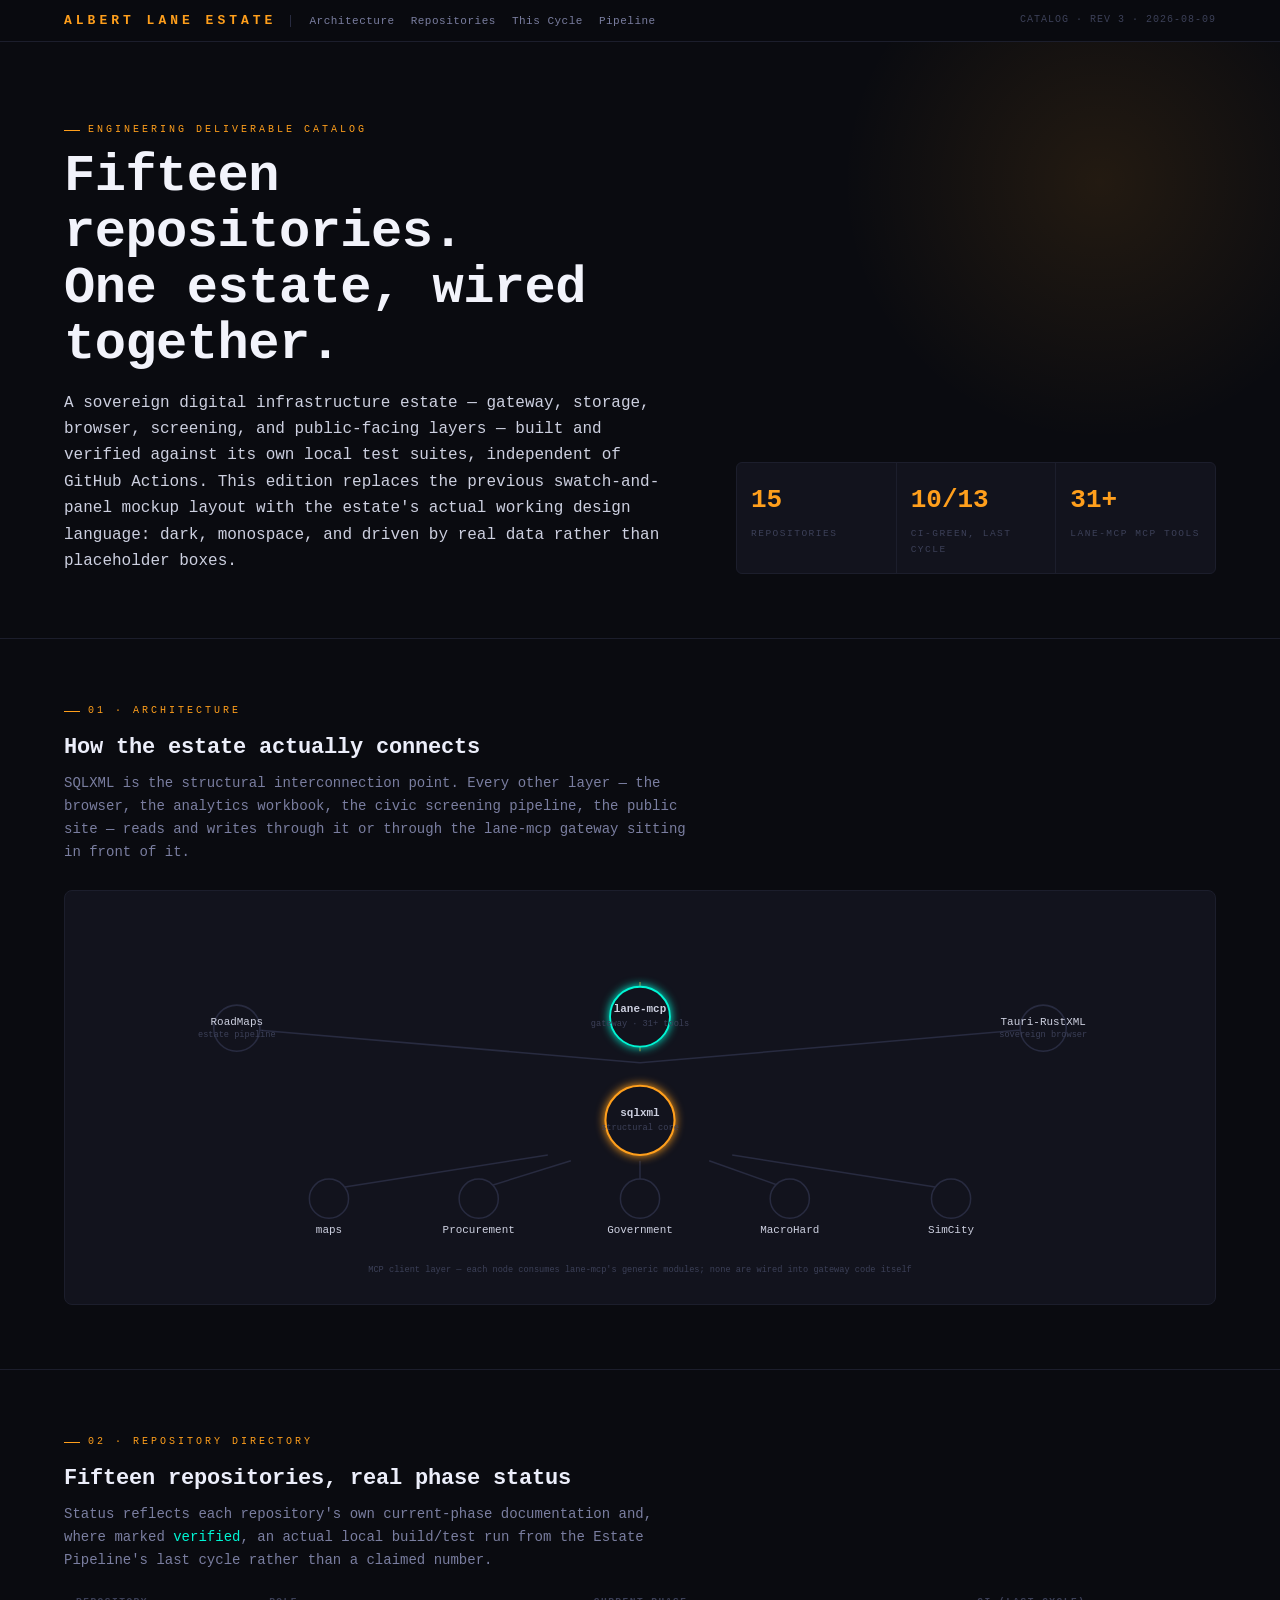
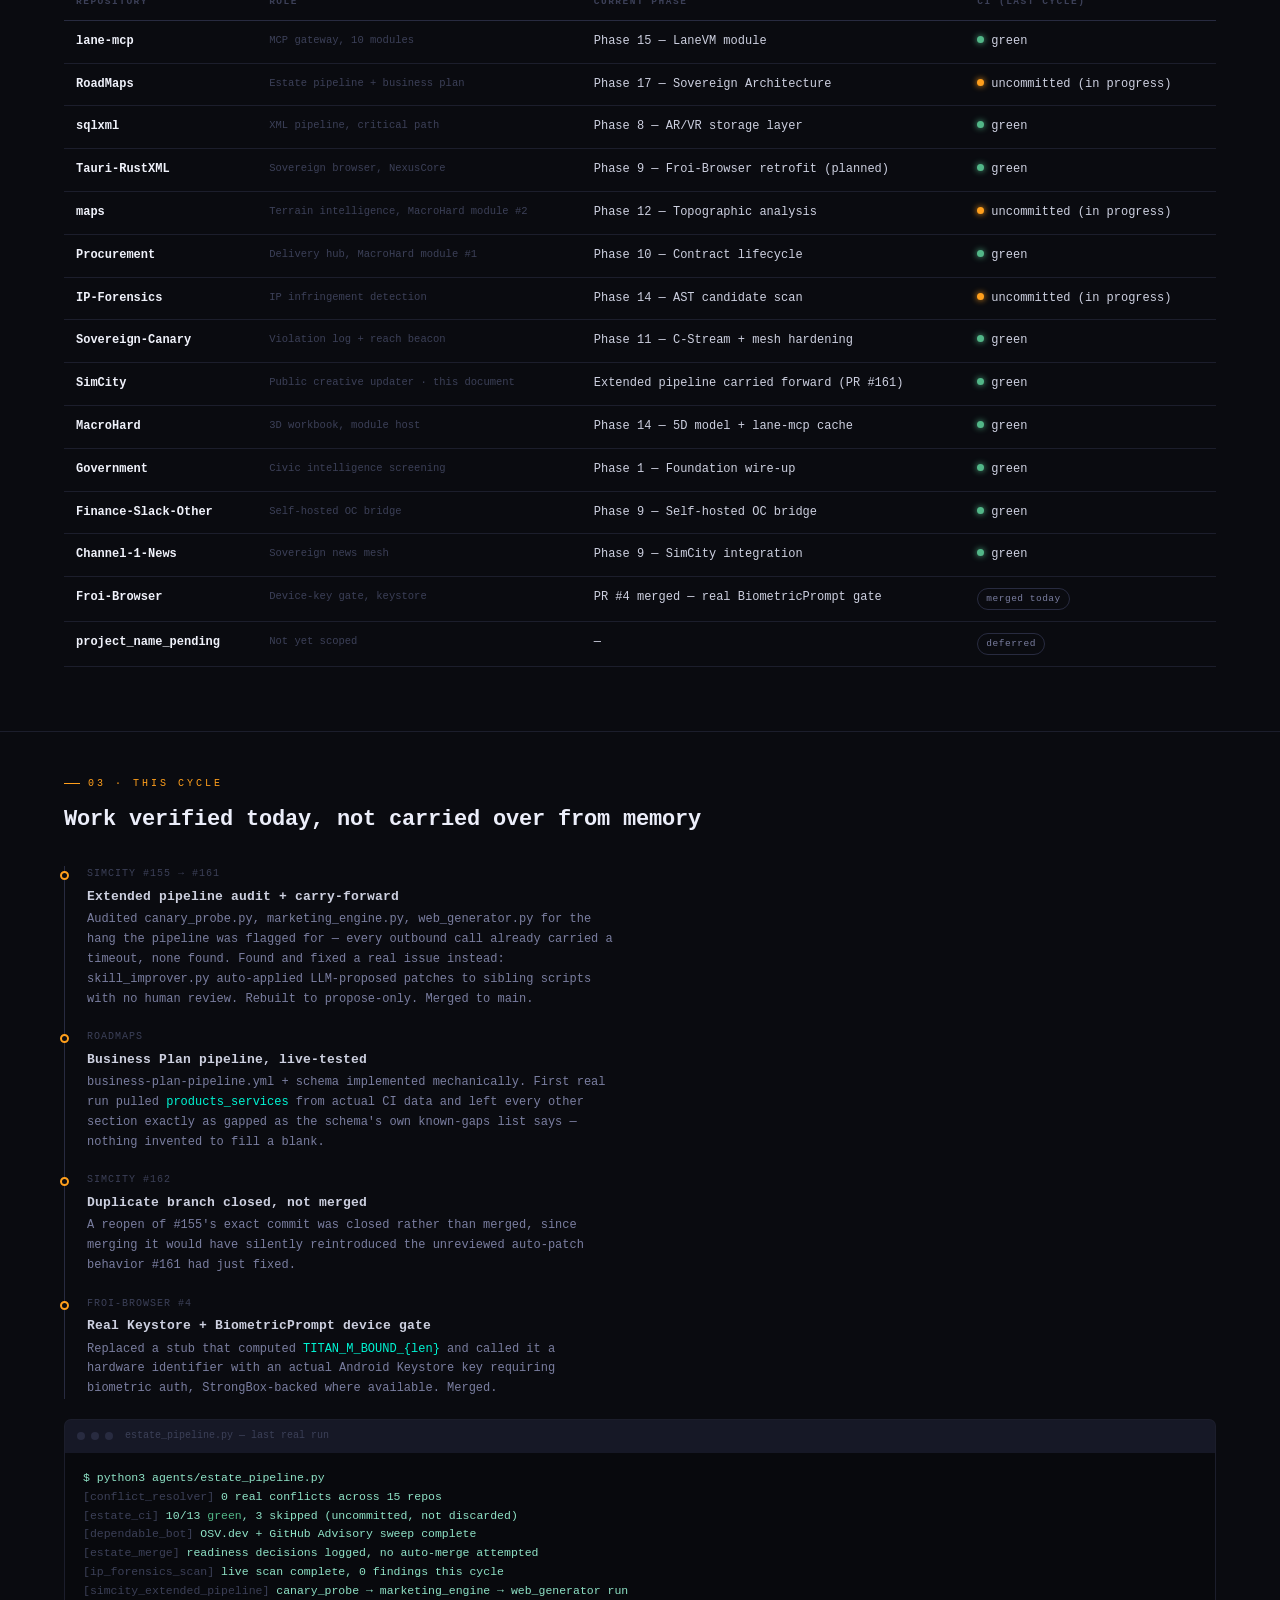
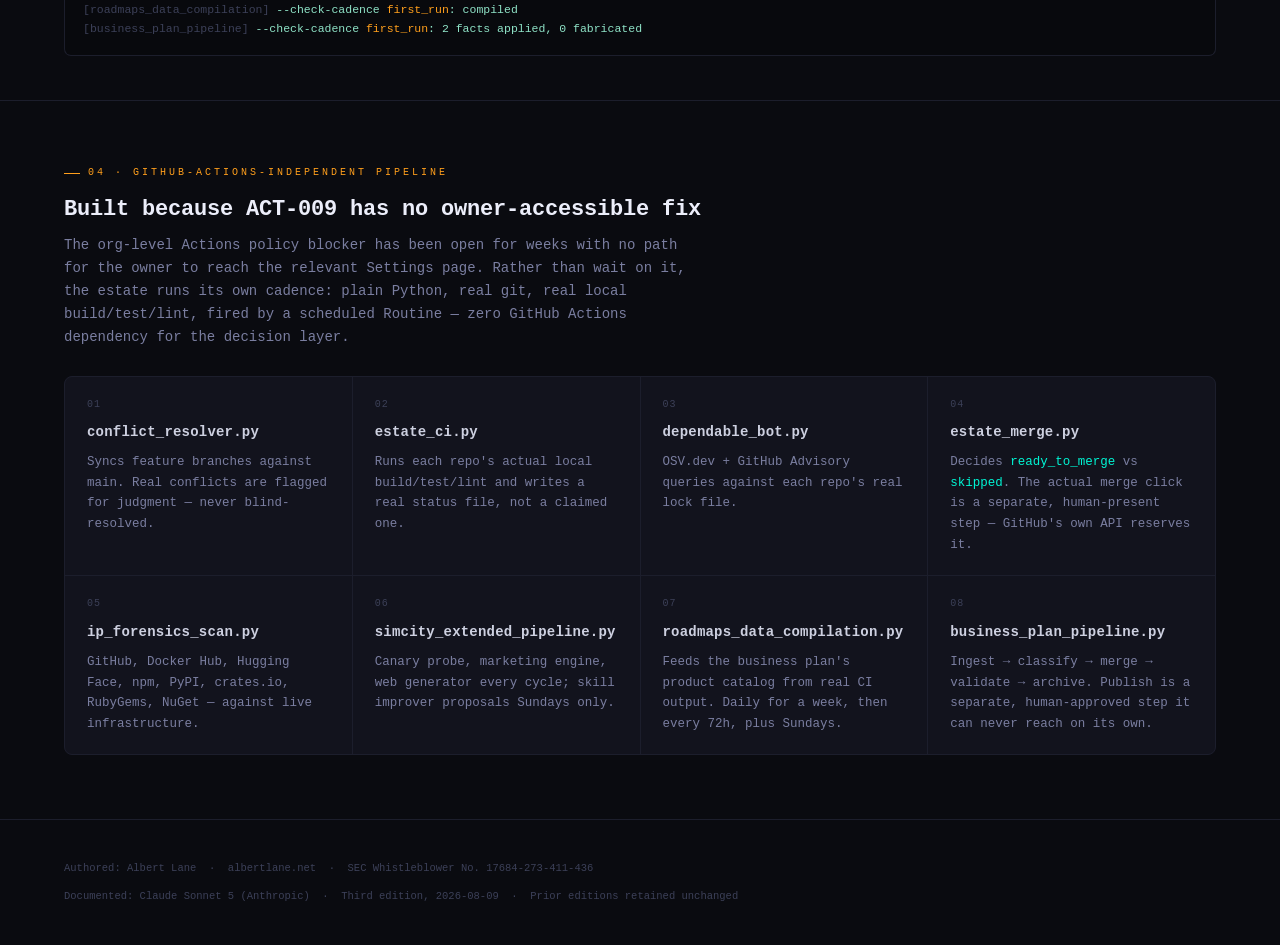
<file: docs/catalog/deliverable-catalog-2026-08-09-v2.html>
<!DOCTYPE html>
<html lang="en">
<head>
<meta charset="UTF-8">
<meta name="viewport" content="width=device-width,initial-scale=1">
<title>Albert Lane Digital Estate — Deliverable Catalog v2</title>
<!--
  Albert Lane Digital Estate — Deliverable Catalog, third edition
  Authored: Albert Lane · albertlane.net
  Documented: Claude Sonnet 5 (Anthropic)
  Design system carried over from LaneEstate MacroHard 3D Planner (dark/mono/accent language),
  rebuilt here for a scrolling document rather than an interactive tool.
  SEC Whistleblower No. 17684-273-411-436
-->
<style>
*,*::before,*::after{box-sizing:border-box;margin:0;padding:0}
:root{
  --bg:#0a0b10;--bg2:#0e0f18;--panel:#12131d;--panel2:#161826;
  --border:#1c1e2c;--border2:#282b40;
  --accent:#ff9f1c;--accent-dim:#a86a17;--teal:#00f5d4;--red:#e05a5a;--green:#52b788;
  --text:#cdd0e0;--text-dim:#7a7ea0;--text-faint:#3c4058;
  --mono:'IBM Plex Mono','SFMono-Regular','Courier New',monospace;
}
html{scroll-behavior:smooth}
body{background:var(--bg);color:var(--text);font-family:var(--mono);line-height:1.65;font-size:14px}
a{color:var(--teal)}
::selection{background:var(--accent);color:#0a0b10}

/* ── Top identity bar ─────────────────────────────────────── */
#topbar{position:sticky;top:0;z-index:50;background:rgba(10,11,16,.92);backdrop-filter:blur(6px);
  border-bottom:1px solid var(--border);padding:10px 5vw;display:flex;align-items:center;gap:14px}
#topbar .mark{font-weight:800;letter-spacing:4px;color:var(--accent);font-size:13px}
#topbar .sep{width:1px;height:12px;background:var(--border2)}
#topbar nav{display:flex;gap:16px;margin-left:4px;font-size:11px;color:var(--text-dim);flex-wrap:wrap}
#topbar nav a{color:var(--text-dim);text-decoration:none;letter-spacing:.5px}
#topbar nav a:hover{color:var(--accent)}
#topbar .rev{margin-left:auto;font-size:10px;color:var(--text-faint);letter-spacing:1px;white-space:nowrap}

/* ── Section shell ────────────────────────────────────────── */
section{padding:64px 5vw;border-bottom:1px solid var(--border)}
section.tight{padding:44px 5vw}
.eyebrow{font-size:10px;letter-spacing:3px;color:var(--accent);text-transform:uppercase;margin-bottom:10px;display:flex;align-items:center;gap:8px}
.eyebrow::before{content:'';width:16px;height:1px;background:var(--accent)}
h1{font-size:clamp(28px,4.5vw,52px);font-weight:800;letter-spacing:-.5px;line-height:1.08;color:#f2f3fb}
h2{font-size:22px;font-weight:700;letter-spacing:-.2px;color:#eceefa;margin-bottom:6px}
h3{font-size:14px;font-weight:700;color:var(--text);letter-spacing:.2px}
p{color:var(--text-dim);max-width:74ch}
.lede{font-size:16px;color:var(--text);max-width:64ch;margin-top:16px}
.small{font-size:11px;color:var(--text-faint)}

/* ── Hero ─────────────────────────────────────────────────── */
#hero{padding-top:80px;position:relative;overflow:hidden}
#hero::before{content:'';position:absolute;top:-120px;right:-80px;width:520px;height:520px;border-radius:50%;
  background:radial-gradient(circle,rgba(255,159,28,.10),transparent 70%);pointer-events:none}
.hero-grid{display:grid;grid-template-columns:1.3fr 1fr;gap:48px;align-items:end}
@media(max-width:900px){.hero-grid{grid-template-columns:1fr}}
.stat-row{display:flex;gap:0;border:1px solid var(--border);border-radius:6px;overflow:hidden;background:var(--panel)}
.stat{flex:1;padding:16px 14px;border-right:1px solid var(--border)}
.stat:last-child{border-right:none}
.stat .n{font-size:26px;font-weight:800;color:var(--accent);font-variant-numeric:tabular-nums}
.stat .l{font-size:9.5px;letter-spacing:1.5px;text-transform:uppercase;color:var(--text-faint);margin-top:4px}

/* ── SVG diagram panel ────────────────────────────────────── */
.diagram-panel{border:1px solid var(--border);border-radius:8px;background:var(--panel);padding:22px;margin-top:26px}
.diagram-panel svg{width:100%;height:auto;display:block}
.node-label{font-family:var(--mono);font-size:9.5px;fill:var(--text)}
.node-sub{font-family:var(--mono);font-size:7.5px;fill:var(--text-faint)}
.edge{stroke:var(--border2);stroke-width:1.3;fill:none}
.edge.active{stroke:var(--accent);stroke-opacity:.55}
.node-dot{filter:drop-shadow(0 0 4px currentColor)}

/* ── Repo directory table ─────────────────────────────────── */
.tbl{width:100%;border-collapse:collapse;margin-top:22px;font-size:12px}
.tbl th{text-align:left;font-size:9.5px;letter-spacing:1.5px;text-transform:uppercase;color:var(--text-faint);
  padding:0 12px 10px;border-bottom:1px solid var(--border2);font-weight:600}
.tbl td{padding:11px 12px;border-bottom:1px solid var(--border);vertical-align:top}
.tbl tr:hover td{background:rgba(255,159,28,.035)}
.repo-name{color:#f0f2fb;font-weight:700}
.dot{display:inline-block;width:7px;height:7px;border-radius:50%;margin-right:7px;position:relative;top:-1px}
.dot.ok{background:var(--green);box-shadow:0 0 6px var(--green)}
.dot.warn{background:var(--accent);box-shadow:0 0 6px var(--accent)}
.dot.info{background:var(--teal);box-shadow:0 0 6px var(--teal)}
.pill{display:inline-block;font-size:9.5px;letter-spacing:.5px;padding:2px 8px;border-radius:20px;border:1px solid var(--border2);color:var(--text-dim)}
.tbl .cat{color:var(--text-faint);font-size:10.5px}

/* ── Log / terminal blocks ────────────────────────────────── */
.termhead{display:flex;align-items:center;gap:6px;padding:8px 12px;background:var(--panel2);border:1px solid var(--border);border-bottom:none;border-radius:7px 7px 0 0}
.termhead i{width:8px;height:8px;border-radius:50%;background:var(--border2)}
.termhead span{margin-left:6px;font-size:10px;color:var(--text-faint)}
.term{background:#08090d;border:1px solid var(--border);border-top:none;border-radius:0 0 7px 7px;padding:16px 18px;font-size:11.5px;
  color:#8fe3c7;overflow-x:auto;white-space:pre}
.term .c{color:var(--text-faint)}
.term .ok{color:var(--green)}
.term .warn{color:var(--accent)}

/* ── Two-column feature rows ──────────────────────────────── */
.feat-grid{display:grid;grid-template-columns:repeat(auto-fit,minmax(280px,1fr));gap:1px;background:var(--border);
  border:1px solid var(--border);border-radius:8px;overflow:hidden;margin-top:26px}
.feat{background:var(--panel);padding:20px 22px}
.feat .idx{font-size:10px;color:var(--text-faint);letter-spacing:1px}
.feat h3{margin:8px 0 8px}
.feat p{font-size:12.5px}

/* ── Timeline ──────────────────────────────────────────────── */
.tl{position:relative;margin-top:28px;padding-left:22px;border-left:1px solid var(--border2)}
.tl-item{position:relative;margin-bottom:20px}
.tl-item::before{content:'';position:absolute;left:-27px;top:5px;width:9px;height:9px;border-radius:50%;background:var(--bg);border:2px solid var(--accent)}
.tl-item .d{font-size:10px;color:var(--text-faint);letter-spacing:1px;margin-bottom:3px}
.tl-item h3{font-size:13px}
.tl-item p{font-size:12px;margin-top:3px}

/* ── Footer ───────────────────────────────────────────────── */
footer{padding:40px 5vw;font-size:10.5px;color:var(--text-faint);display:flex;justify-content:space-between;flex-wrap:wrap;gap:10px}

.k{color:var(--teal)}
.acc{color:var(--accent)}
</style>
</head>
<body>

<div id="topbar">
  <span class="mark">ALBERT LANE ESTATE</span>
  <div class="sep"></div>
  <nav>
    <a href="#architecture">Architecture</a>
    <a href="#repos">Repositories</a>
    <a href="#cycle">This Cycle</a>
    <a href="#pipeline">Pipeline</a>
  </nav>
  <span class="rev">CATALOG · REV 3 · 2026-08-09</span>
</div>

<!-- ══════════════════════════════════ HERO ══════════════════════════════════ -->
<section id="hero">
  <div class="hero-grid">
    <div>
      <div class="eyebrow">Engineering Deliverable Catalog</div>
      <h1>Fifteen repositories.<br>One estate, wired together.</h1>
      <p class="lede">A sovereign digital infrastructure estate — gateway, storage, browser, screening,
        and public-facing layers — built and verified against its own local test suites, independent of
        GitHub Actions. This edition replaces the previous swatch-and-panel mockup layout with the estate's
        actual working design language: dark, monospace, and driven by real data rather than placeholder boxes.</p>
    </div>
    <div class="stat-row">
      <div class="stat"><div class="n">15</div><div class="l">Repositories</div></div>
      <div class="stat"><div class="n">10/13</div><div class="l">CI-green, last cycle</div></div>
      <div class="stat"><div class="n">31+</div><div class="l">lane-mcp MCP tools</div></div>
    </div>
  </div>
</section>

<!-- ══════════════════════════════════ ARCHITECTURE ══════════════════════════════════ -->
<section id="architecture">
  <div class="eyebrow">01 · Architecture</div>
  <h2>How the estate actually connects</h2>
  <p>SQLXML is the structural interconnection point. Every other layer — the browser, the analytics
    workbook, the civic screening pipeline, the public site — reads and writes through it or through the
    lane-mcp gateway sitting in front of it.</p>

  <div class="diagram-panel">
    <svg viewBox="0 0 960 320" xmlns="http://www.w3.org/2000/svg">
      <!-- edges -->
      <path class="edge active" d="M 480 60 L 480 120"/>
      <path class="edge active" d="M 480 160 L 480 200"/>
      <path class="edge" d="M 210 240 L 400 210"/>
      <path class="edge" d="M 340 240 L 420 215"/>
      <path class="edge" d="M 480 240 L 480 215"/>
      <path class="edge" d="M 610 240 L 540 215"/>
      <path class="edge" d="M 750 240 L 560 210"/>
      <path class="edge" d="M 130 100 L 480 130"/>
      <path class="edge" d="M 830 100 L 480 130"/>

      <!-- lane-mcp gateway node -->
      <circle cx="480" cy="90" r="26" fill="#12131d" stroke="var(--teal)" stroke-width="1.6" class="node-dot" style="color:var(--teal)"/>
      <text x="480" y="86" text-anchor="middle" class="node-label" font-weight="700">lane-mcp</text>
      <text x="480" y="98" text-anchor="middle" class="node-sub">gateway · 31+ tools</text>

      <!-- sqlxml core node -->
      <circle cx="480" cy="180" r="30" fill="#12131d" stroke="var(--accent)" stroke-width="1.8" class="node-dot" style="color:var(--accent)"/>
      <text x="480" y="176" text-anchor="middle" class="node-label" font-weight="700">sqlxml</text>
      <text x="480" y="188" text-anchor="middle" class="node-sub">structural core</text>

      <!-- flanking: RoadMaps -->
      <circle cx="130" cy="100" r="20" fill="#12131d" stroke="var(--border2)" stroke-width="1.4"/>
      <text x="130" y="97" text-anchor="middle" class="node-label">RoadMaps</text>
      <text x="130" y="108" text-anchor="middle" class="node-sub">estate pipeline</text>

      <!-- flanking: Tauri-RustXML -->
      <circle cx="830" cy="100" r="20" fill="#12131d" stroke="var(--border2)" stroke-width="1.4"/>
      <text x="830" y="97" text-anchor="middle" class="node-label">Tauri-RustXML</text>
      <text x="830" y="108" text-anchor="middle" class="node-sub">sovereign browser</text>

      <!-- bottom row consumers -->
      <circle cx="210" cy="248" r="17" fill="#12131d" stroke="var(--border2)" stroke-width="1.3"/>
      <text x="210" y="278" text-anchor="middle" class="node-label">maps</text>

      <circle cx="340" cy="248" r="17" fill="#12131d" stroke="var(--border2)" stroke-width="1.3"/>
      <text x="340" y="278" text-anchor="middle" class="node-label">Procurement</text>

      <circle cx="480" cy="248" r="17" fill="#12131d" stroke="var(--border2)" stroke-width="1.3"/>
      <text x="480" y="278" text-anchor="middle" class="node-label">Government</text>

      <circle cx="610" cy="248" r="17" fill="#12131d" stroke="var(--border2)" stroke-width="1.3"/>
      <text x="610" y="278" text-anchor="middle" class="node-label">MacroHard</text>

      <circle cx="750" cy="248" r="17" fill="#12131d" stroke="var(--border2)" stroke-width="1.3"/>
      <text x="750" y="278" text-anchor="middle" class="node-label">SimCity</text>

      <text x="480" y="312" text-anchor="middle" class="node-sub" font-size="8">MCP client layer — each node consumes lane-mcp's generic modules; none are wired into gateway code itself</text>
    </svg>
  </div>
</section>

<!-- ══════════════════════════════════ REPO DIRECTORY ══════════════════════════════════ -->
<section id="repos">
  <div class="eyebrow">02 · Repository Directory</div>
  <h2>Fifteen repositories, real phase status</h2>
  <p>Status reflects each repository's own current-phase documentation and, where marked <span class="k">verified</span>,
    an actual local build/test run from the Estate Pipeline's last cycle rather than a claimed number.</p>

  <table class="tbl">
    <thead><tr><th>Repository</th><th>Role</th><th>Current phase</th><th>CI (last cycle)</th></tr></thead>
    <tbody>
      <tr><td class="repo-name">lane-mcp</td><td class="cat">MCP gateway, 10 modules</td><td>Phase 15 — LaneVM module</td><td><span class="dot ok"></span>green</td></tr>
      <tr><td class="repo-name">RoadMaps</td><td class="cat">Estate pipeline + business plan</td><td>Phase 17 — Sovereign Architecture</td><td><span class="dot warn"></span>uncommitted (in progress)</td></tr>
      <tr><td class="repo-name">sqlxml</td><td class="cat">XML pipeline, critical path</td><td>Phase 8 — AR/VR storage layer</td><td><span class="dot ok"></span>green</td></tr>
      <tr><td class="repo-name">Tauri-RustXML</td><td class="cat">Sovereign browser, NexusCore</td><td>Phase 9 — Froi-Browser retrofit (planned)</td><td><span class="dot ok"></span>green</td></tr>
      <tr><td class="repo-name">maps</td><td class="cat">Terrain intelligence, MacroHard module #2</td><td>Phase 12 — Topographic analysis</td><td><span class="dot warn"></span>uncommitted (in progress)</td></tr>
      <tr><td class="repo-name">Procurement</td><td class="cat">Delivery hub, MacroHard module #1</td><td>Phase 10 — Contract lifecycle</td><td><span class="dot ok"></span>green</td></tr>
      <tr><td class="repo-name">IP-Forensics</td><td class="cat">IP infringement detection</td><td>Phase 14 — AST candidate scan</td><td><span class="dot warn"></span>uncommitted (in progress)</td></tr>
      <tr><td class="repo-name">Sovereign-Canary</td><td class="cat">Violation log + reach beacon</td><td>Phase 11 — C-Stream + mesh hardening</td><td><span class="dot ok"></span>green</td></tr>
      <tr><td class="repo-name">SimCity</td><td class="cat">Public creative updater · this document</td><td>Extended pipeline carried forward (PR #161)</td><td><span class="dot ok"></span>green</td></tr>
      <tr><td class="repo-name">MacroHard</td><td class="cat">3D workbook, module host</td><td>Phase 14 — 5D model + lane-mcp cache</td><td><span class="dot ok"></span>green</td></tr>
      <tr><td class="repo-name">Government</td><td class="cat">Civic intelligence screening</td><td>Phase 1 — Foundation wire-up</td><td><span class="dot ok"></span>green</td></tr>
      <tr><td class="repo-name">Finance-Slack-Other</td><td class="cat">Self-hosted OC bridge</td><td>Phase 9 — Self-hosted OC bridge</td><td><span class="dot ok"></span>green</td></tr>
      <tr><td class="repo-name">Channel-1-News</td><td class="cat">Sovereign news mesh</td><td>Phase 9 — SimCity integration</td><td><span class="dot ok"></span>green</td></tr>
      <tr><td class="repo-name">Froi-Browser</td><td class="cat">Device-key gate, keystore</td><td>PR #4 merged — real BiometricPrompt gate</td><td><span class="pill">merged today</span></td></tr>
      <tr><td class="repo-name">project_name_pending</td><td class="cat">Not yet scoped</td><td>—</td><td><span class="pill">deferred</span></td></tr>
    </tbody>
  </table>
</section>

<!-- ══════════════════════════════════ THIS CYCLE ══════════════════════════════════ -->
<section id="cycle" class="tight">
  <div class="eyebrow">03 · This Cycle</div>
  <h2>Work verified today, not carried over from memory</h2>

  <div class="tl">
    <div class="tl-item">
      <div class="d">SIMCITY #155 → #161</div>
      <h3>Extended pipeline audit + carry-forward</h3>
      <p>Audited canary_probe.py, marketing_engine.py, web_generator.py for the hang the pipeline was
        flagged for — every outbound call already carried a timeout, none found. Found and fixed a real
        issue instead: skill_improver.py auto-applied LLM-proposed patches to sibling scripts with no
        human review. Rebuilt to propose-only. Merged to main.</p>
    </div>
    <div class="tl-item">
      <div class="d">ROADMAPS</div>
      <h3>Business Plan pipeline, live-tested</h3>
      <p>business-plan-pipeline.yml + schema implemented mechanically. First real run pulled
        <span class="k">products_services</span> from actual CI data and left every other section exactly as
        gapped as the schema's own known-gaps list says — nothing invented to fill a blank.</p>
    </div>
    <div class="tl-item">
      <div class="d">SIMCITY #162</div>
      <h3>Duplicate branch closed, not merged</h3>
      <p>A reopen of #155's exact commit was closed rather than merged, since merging it would have
        silently reintroduced the unreviewed auto-patch behavior #161 had just fixed.</p>
    </div>
    <div class="tl-item">
      <div class="d">FROI-BROWSER #4</div>
      <h3>Real Keystore + BiometricPrompt device gate</h3>
      <p>Replaced a stub that computed <span class="k">TITAN_M_BOUND_{len}</span> and called it a hardware
        identifier with an actual Android Keystore key requiring biometric auth, StrongBox-backed where
        available. Merged.</p>
    </div>
  </div>

  <div class="termhead"><i></i><i></i><i></i><span>estate_pipeline.py — last real run</span></div>
  <div class="term">$ python3 agents/estate_pipeline.py
<span class="c">[conflict_resolver]</span> 0 real conflicts across 15 repos
<span class="c">[estate_ci]</span> 10/13 <span class="ok">green</span>, 3 skipped (uncommitted, not discarded)
<span class="c">[dependable_bot]</span> OSV.dev + GitHub Advisory sweep complete
<span class="c">[estate_merge]</span> readiness decisions logged, no auto-merge attempted
<span class="c">[ip_forensics_scan]</span> live scan complete, 0 findings this cycle
<span class="c">[simcity_extended_pipeline]</span> canary_probe → marketing_engine → web_generator run
<span class="c">[roadmaps_data_compilation]</span> --check-cadence <span class="warn">first_run</span>: compiled
<span class="c">[business_plan_pipeline]</span> --check-cadence <span class="warn">first_run</span>: 2 facts applied, 0 fabricated</div>
</section>

<!-- ══════════════════════════════════ PIPELINE ══════════════════════════════════ -->
<section id="pipeline">
  <div class="eyebrow">04 · GitHub-Actions-Independent Pipeline</div>
  <h2>Built because ACT-009 has no owner-accessible fix</h2>
  <p>The org-level Actions policy blocker has been open for weeks with no path for the owner to reach the
    relevant Settings page. Rather than wait on it, the estate runs its own cadence: plain Python, real git,
    real local build/test/lint, fired by a scheduled Routine — zero GitHub Actions dependency for the
    decision layer.</p>

  <div class="feat-grid">
    <div class="feat"><div class="idx">01</div><h3>conflict_resolver.py</h3><p>Syncs feature branches against main. Real conflicts are flagged for judgment — never blind-resolved.</p></div>
    <div class="feat"><div class="idx">02</div><h3>estate_ci.py</h3><p>Runs each repo's actual local build/test/lint and writes a real status file, not a claimed one.</p></div>
    <div class="feat"><div class="idx">03</div><h3>dependable_bot.py</h3><p>OSV.dev + GitHub Advisory queries against each repo's real lock file.</p></div>
    <div class="feat"><div class="idx">04</div><h3>estate_merge.py</h3><p>Decides <span class="k">ready_to_merge</span> vs <span class="k">skipped</span>. The actual merge click is a separate, human-present step — GitHub's own API reserves it.</p></div>
    <div class="feat"><div class="idx">05</div><h3>ip_forensics_scan.py</h3><p>GitHub, Docker Hub, Hugging Face, npm, PyPI, crates.io, RubyGems, NuGet — against live infrastructure.</p></div>
    <div class="feat"><div class="idx">06</div><h3>simcity_extended_pipeline.py</h3><p>Canary probe, marketing engine, web generator every cycle; skill improver proposals Sundays only.</p></div>
    <div class="feat"><div class="idx">07</div><h3>roadmaps_data_compilation.py</h3><p>Feeds the business plan's product catalog from real CI output. Daily for a week, then every 72h, plus Sundays.</p></div>
    <div class="feat"><div class="idx">08</div><h3>business_plan_pipeline.py</h3><p>Ingest → classify → merge → validate → archive. Publish is a separate, human-approved step it can never reach on its own.</p></div>
  </div>
</section>

<footer>
  <span>Authored: Albert Lane &nbsp;·&nbsp; albertlane.net &nbsp;·&nbsp; SEC Whistleblower No. 17684-273-411-436</span>
  <span>Documented: Claude Sonnet 5 (Anthropic) &nbsp;·&nbsp; Third edition, 2026-08-09 &nbsp;·&nbsp; Prior editions retained unchanged</span>
</footer>

</body>
</html>
</file>
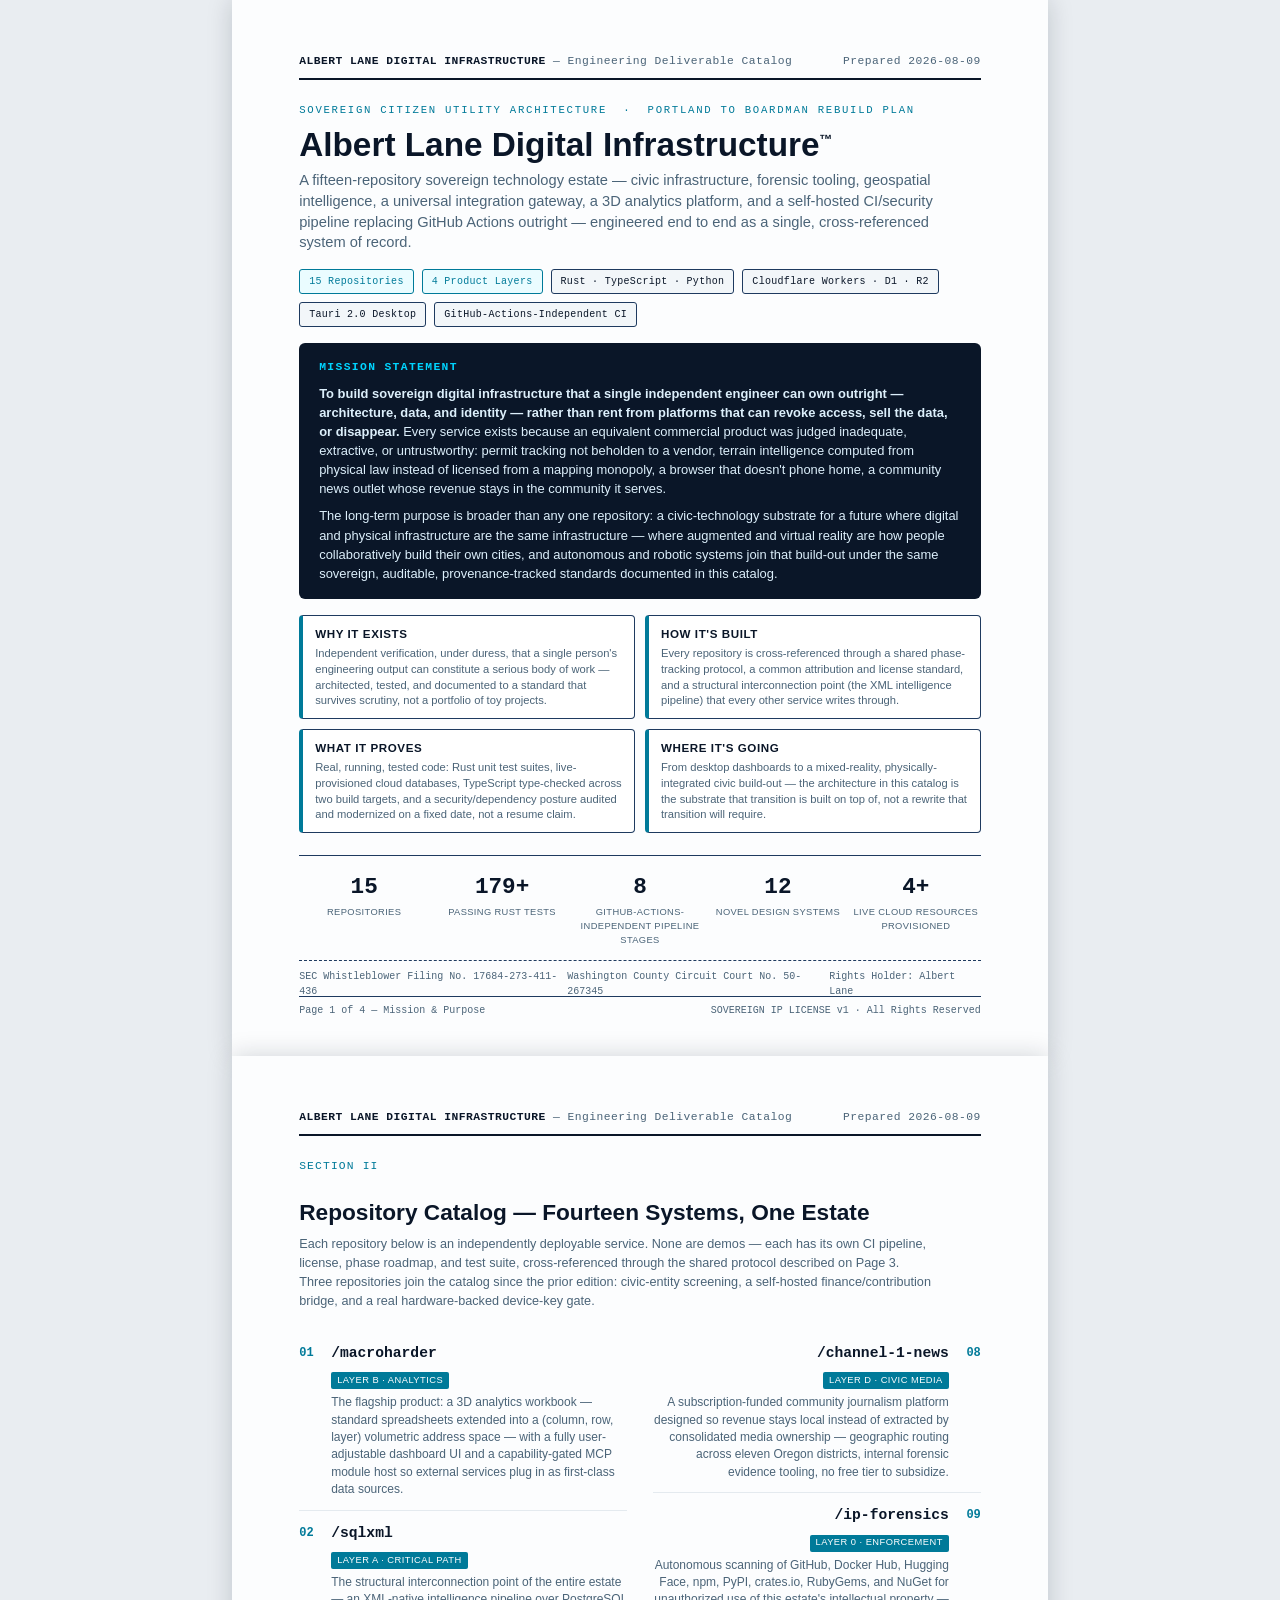
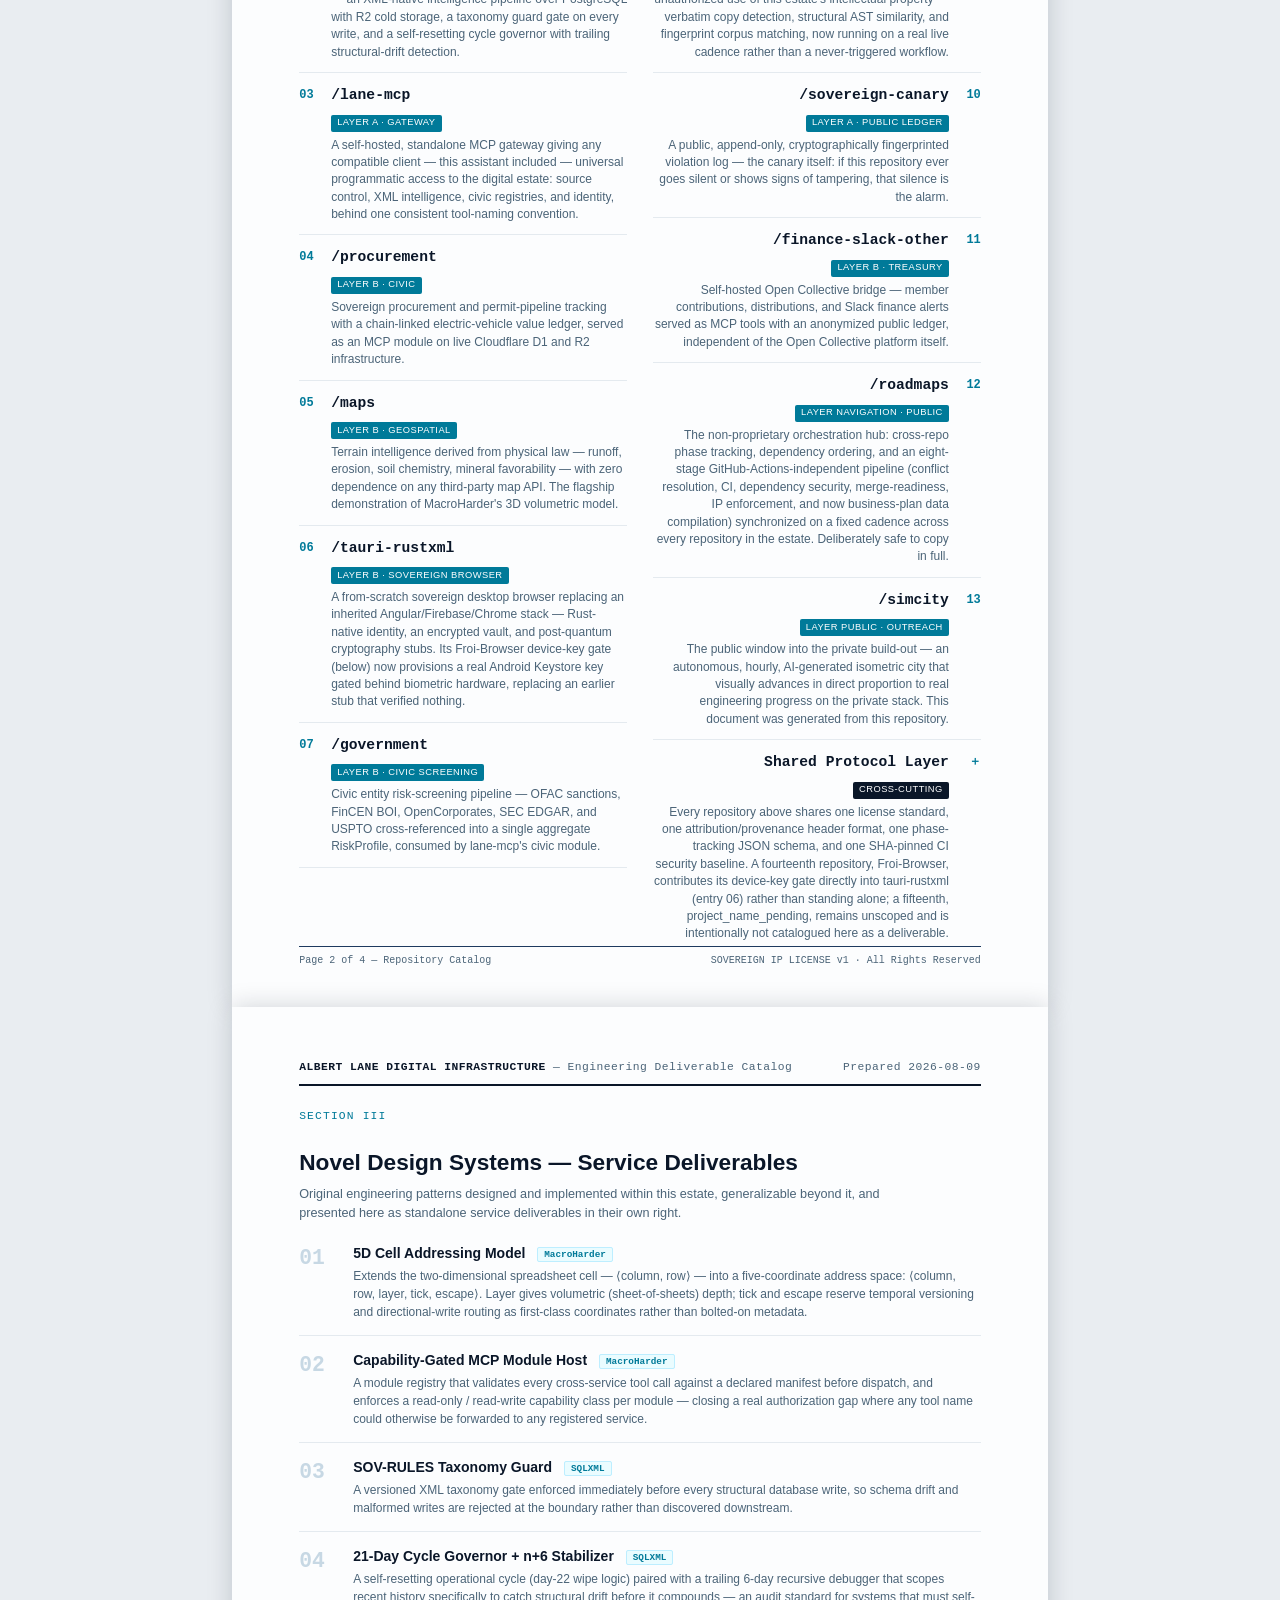
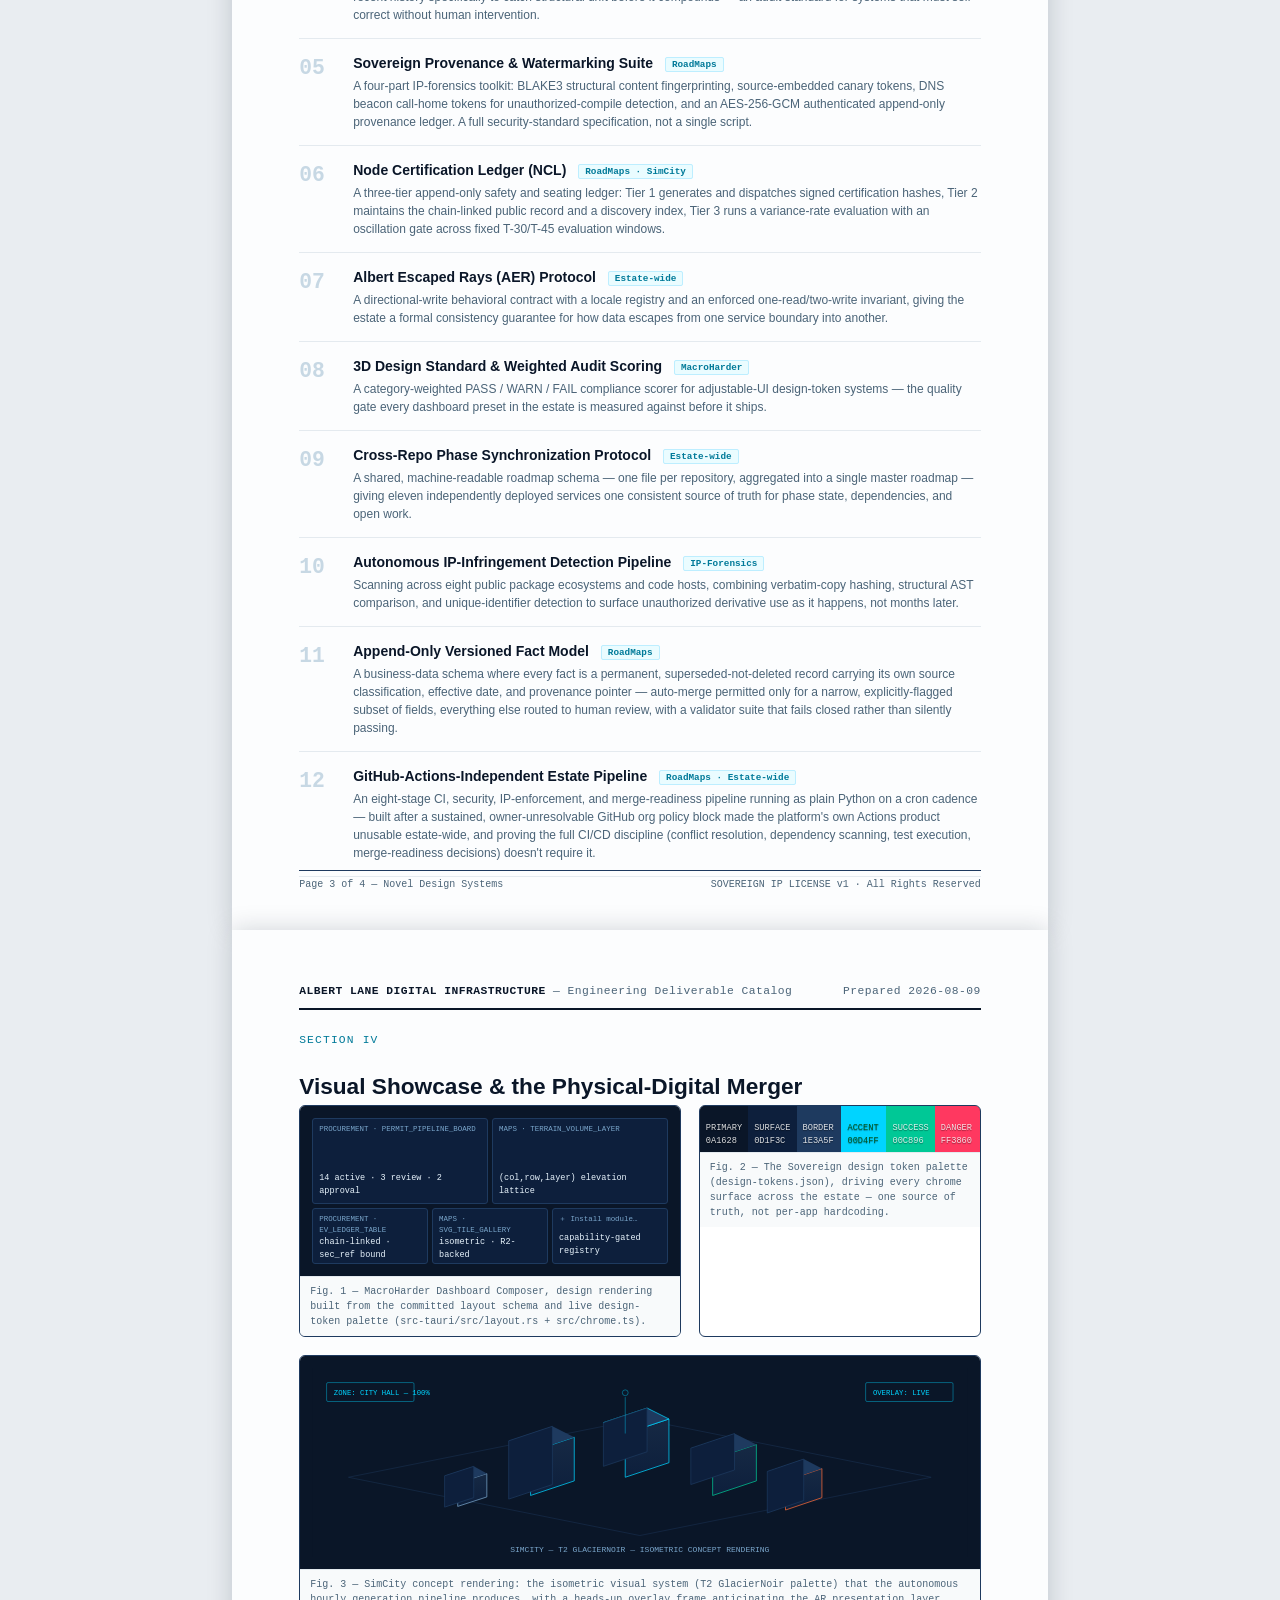
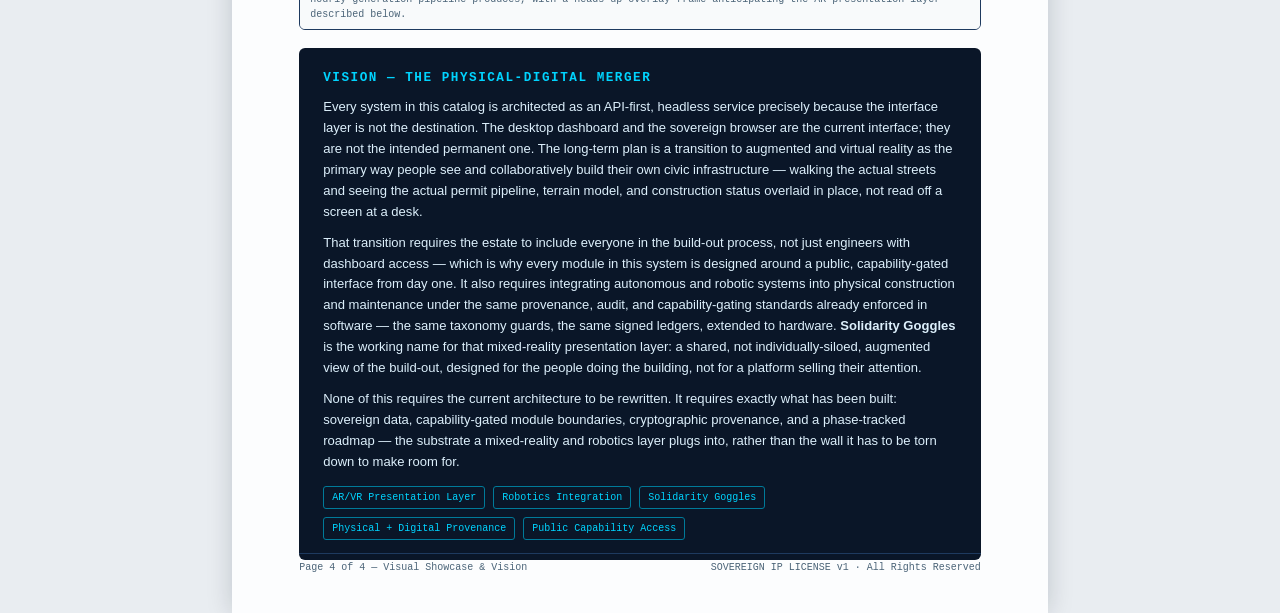
<file: docs/catalog/deliverable-catalog-2026-08-09-v3.html>
<!DOCTYPE html>
<html lang="en">
<head>
<meta charset="UTF-8" />
<title>Albert Lane Digital Infrastructure — Sovereign Utility Architecture: Engineering Deliverable Catalog (Fourth Edition)</title>
<meta name="description" content="Professional catalog of the Albert Lane sovereign digital infrastructure estate: mission, repository catalog, novel engineering deliverables, and visual roadmap." />
<style>
  :root{
    --ink:      #0A1628;
    --surface:  #0D1F3C;
    --surface2: #162944;
    --border:   #1E3A5F;
    --accent:   #00D4FF;
    --accent-dk:#007A99;
    --success:  #00C896;
    --warn:     #FF6B35;
    --danger:   #FF3860;
    --text:     #14212F;
    --text-dim: #4B6478;
    --paper:    #FCFDFE;
    --mono: 'Courier New', 'Consolas', monospace;
    --sans: 'Helvetica Neue', Helvetica, Arial, sans-serif;
  }
  *,*::before,*::after{box-sizing:border-box;margin:0;padding:0;}
  html,body{background:#e9edf1;}
  body{
    font-family:var(--sans);
    color:var(--text);
    font-size:11pt;
    line-height:1.5;
  }
  @page{ size: Letter; margin: 0; }
  .page{
    position:relative;
    width:8.5in;
    min-height:11in;
    margin:0 auto;
    background:var(--paper);
    padding:0.55in 0.7in;
    page-break-after:always;
    box-shadow:0 0 24px rgba(10,22,40,0.18);
  }
  @media print{
    body{background:#fff;}
    .page{box-shadow:none;margin:0;}
  }
  .page:last-child{page-break-after:auto;}

  .doc-header{
    display:flex;
    justify-content:space-between;
    align-items:center;
    border-bottom:2px solid var(--ink);
    padding-bottom:8px;
    margin-bottom:22px;
    font-family:var(--mono);
    font-size:8.5pt;
    color:var(--text-dim);
    letter-spacing:0.04em;
  }
  .doc-header strong{color:var(--ink);}

  .footer-strip{
    position:absolute;
    bottom:0.4in;
    left:0.7in;
    right:0.7in;
    display:flex;
    justify-content:space-between;
    font-family:var(--mono);
    font-size:7.5pt;
    color:var(--text-dim);
    border-top:1px solid var(--border);
    padding-top:6px;
  }

  /* ---------------------------------------------------------------- */
  /* PAGE 1 — MISSION                                                  */
  /* ---------------------------------------------------------------- */
  .cover{
    display:flex;
    flex-direction:column;
  }
  .cover-eyebrow{
    font-family:var(--mono);
    font-size:8pt;
    letter-spacing:0.16em;
    text-transform:uppercase;
    color:var(--accent-dk);
    margin-bottom:9px;
  }
  .cover-title{
    font-size:25pt;
    font-weight:800;
    line-height:1.1;
    color:var(--ink);
    margin-bottom:7px;
  }
  .cover-title .tm{font-size:0.4em;vertical-align:super;}
  .cover-subtitle{
    font-size:11pt;
    color:var(--text-dim);
    font-weight:400;
    margin-bottom:16px;
    max-width:6.6in;
    line-height:1.4;
  }
  .cover-badge-row{
    display:flex;
    gap:8px;
    margin-bottom:16px;
    flex-wrap:wrap;
  }
  .badge{
    font-family:var(--mono);
    font-size:7.5pt;
    letter-spacing:0.03em;
    border:1px solid var(--border);
    color:var(--ink);
    padding:4px 9px;
    border-radius:3px;
    background:#f2f6f9;
  }
  .badge.accent{ border-color:var(--accent-dk); color:var(--accent-dk); background:#eafcff; }

  .mission-block{
    background:var(--ink);
    color:#E8F4FD;
    padding:16px 20px;
    border-radius:6px;
    margin-bottom:16px;
  }
  .mission-block h2{
    font-family:var(--mono);
    font-size:8.5pt;
    letter-spacing:0.12em;
    text-transform:uppercase;
    color:var(--accent);
    margin-bottom:8px;
  }
  .mission-block p{ font-size:9.7pt; line-height:1.48; color:#DCEFFB; }
  .mission-block p + p{ margin-top:8px; }

  .purpose-grid{
    display:grid;
    grid-template-columns:1fr 1fr;
    gap:10px;
    margin-bottom:16px;
  }
  .purpose-card{
    border:1px solid var(--border);
    border-left:4px solid var(--accent-dk);
    padding:9px 12px;
    border-radius:4px;
    background:#fff;
  }
  .purpose-card h3{
    font-size:8.7pt;
    text-transform:uppercase;
    letter-spacing:0.05em;
    color:var(--ink);
    margin-bottom:4px;
  }
  .purpose-card p{ font-size:8.4pt; color:var(--text-dim); line-height:1.4; }

  .metrics-row{
    display:grid;
    grid-template-columns:repeat(5,1fr);
    gap:8px;
    margin-top:6px;
    padding-top:14px;
    border-top:1px solid var(--border);
  }
  .metric{ text-align:center; }
  .metric .num{ font-family:var(--mono); font-size:17pt; font-weight:700; color:var(--ink); }
  .metric .lbl{ font-size:7pt; text-transform:uppercase; letter-spacing:0.04em; color:var(--text-dim); margin-top:2px; }

  .filing-block{
    margin-top:12px;
    font-family:var(--mono);
    font-size:7.5pt;
    color:var(--text-dim);
    border-top:1px dashed var(--border);
    padding-top:8px;
    display:flex;
    justify-content:space-between;
  }

  /* ---------------------------------------------------------------- */
  /* PAGE 2 — REPO CATALOG                                             */
  /* ---------------------------------------------------------------- */
  .page-title{
    font-size:17pt;
    font-weight:700;
    color:var(--ink);
    margin-bottom:2px;
  }
  .page-kicker{
    font-family:var(--mono);
    font-size:8.5pt;
    color:var(--accent-dk);
    letter-spacing:0.1em;
    text-transform:uppercase;
    margin-bottom:20px;
  }

  .repo-columns{
    display:grid;
    grid-template-columns:1fr 1fr;
    gap:0 26px;
  }
  .repo-entry{
    display:flex;
    align-items:flex-start;
    gap:10px;
    padding:11px 0;
    border-bottom:1px solid #E4EAEF;
  }
  .repo-columns .repo-col-left .repo-entry{ flex-direction:row; }
  .repo-columns .repo-col-right .repo-entry{ flex-direction:row-reverse; text-align:right; }

  .repo-index{
    flex:0 0 22px;
    font-family:var(--mono);
    font-size:9pt;
    font-weight:700;
    color:var(--accent-dk);
    padding-top:2px;
  }
  .repo-body{ flex:1; }
  .repo-name{
    font-family:var(--mono);
    font-size:11pt;
    font-weight:700;
    color:var(--ink);
    margin-bottom:3px;
  }
  .repo-cat{
    display:inline-block;
    font-size:7pt;
    text-transform:uppercase;
    letter-spacing:0.05em;
    color:#fff;
    background:var(--accent-dk);
    padding:1.5px 6px;
    border-radius:2px;
    margin-bottom:5px;
  }
  .repo-desc{ font-size:9pt; color:var(--text-dim); line-height:1.45; }

  /* ---------------------------------------------------------------- */
  /* PAGE 3 — NOVEL DESIGN CATALOG                                     */
  /* ---------------------------------------------------------------- */
  .design-list{ display:flex; flex-direction:column; gap:14px; }
  .design-item{
    display:grid;
    grid-template-columns:40px 1fr;
    gap:14px;
    padding-bottom:14px;
    border-bottom:1px solid #E4EAEF;
  }
  .design-num{
    font-family:var(--mono);
    font-size:16pt;
    font-weight:800;
    color:#C7D8E4;
  }
  .design-title{
    font-size:10.5pt;
    font-weight:700;
    color:var(--ink);
    margin-bottom:3px;
  }
  .design-title .tag{
    font-family:var(--mono);
    font-size:7pt;
    color:var(--accent-dk);
    background:#eafcff;
    border:1px solid #bdeeff;
    padding:1px 6px;
    border-radius:2px;
    margin-left:8px;
    text-transform:none;
    font-weight:600;
    vertical-align:middle;
  }
  .design-desc{ font-size:9pt; color:var(--text-dim); line-height:1.5; }

  /* ---------------------------------------------------------------- */
  /* PAGE 4 — VISUAL SHOWCASE + VISION                                 */
  /* ---------------------------------------------------------------- */
  .visual-grid{
    display:grid;
    grid-template-columns:1.15fr 0.85fr;
    gap:18px;
    margin-bottom:18px;
  }
  .visual-card{
    border:1px solid var(--border);
    border-radius:6px;
    overflow:hidden;
    background:#fff;
  }
  .visual-card .cap{
    font-family:var(--mono);
    font-size:7.5pt;
    color:var(--text-dim);
    padding:7px 10px;
    border-top:1px solid #E4EAEF;
    background:#f8fafb;
  }
  .visual-card .render{
    background:var(--ink);
    padding:12px;
  }

  .palette-row{ display:flex; }
  .swatch{ flex:1; height:46px; display:flex; align-items:flex-end; padding:4px 6px; }
  .swatch span{ font-family:var(--mono); font-size:6.5pt; color:rgba(255,255,255,0.85); text-shadow:0 1px 1px rgba(0,0,0,0.4); }

  .vision-block{
    background:var(--ink);
    color:#E8F4FD;
    border-radius:6px;
    padding:20px 24px;
    margin-top:6px;
  }
  .vision-block h2{
    font-family:var(--mono);
    font-size:9.5pt;
    letter-spacing:0.12em;
    text-transform:uppercase;
    color:var(--accent);
    margin-bottom:10px;
  }
  .vision-block p{ font-size:9.8pt; color:#DCEFFB; line-height:1.6; }
  .vision-block p + p{ margin-top:10px; }
  .vision-tags{ display:flex; gap:8px; margin-top:14px; flex-wrap:wrap; }
  .vision-tags span{
    font-family:var(--mono); font-size:7.5pt; color:var(--accent);
    border:1px solid var(--accent-dk); padding:3px 8px; border-radius:3px;
  }

  /* mockup dashboard render */
  .mock-dash{ display:grid; grid-template-columns:repeat(6,1fr); grid-auto-rows:26px; gap:4px; }
  .mock-panel{
    background:var(--surface); border:1px solid var(--border); border-radius:3px;
    padding:5px 6px; display:flex; flex-direction:column; justify-content:space-between;
  }
  .mock-panel .t{ font-family:var(--mono); font-size:5.6pt; color:#7BA7CC; }
  .mock-panel .v{ font-family:var(--mono); font-size:6.4pt; color:#E8F4FD; }
  .p1{ grid-column:span 3; grid-row:span 3; }
  .p2{ grid-column:span 3; grid-row:span 3; }
  .p3{ grid-column:span 2; grid-row:span 2; }
  .p4{ grid-column:span 2; grid-row:span 2; }
  .p5{ grid-column:span 2; grid-row:span 2; }
</style>
</head>
<body>

<!-- ============================================================== -->
<!-- PAGE 1 — MISSION, GOAL, PURPOSE                                  -->
<!-- ============================================================== -->
<section class="page">
  <div class="doc-header">
    <span><strong>ALBERT LANE DIGITAL INFRASTRUCTURE</strong> — Engineering Deliverable Catalog</span>
    <span>Prepared 2026-08-09</span>
  </div>

  <div class="cover">
    <div class="cover-eyebrow">Sovereign Citizen Utility Architecture &nbsp;·&nbsp; Portland to Boardman Rebuild Plan</div>
    <h1 class="cover-title">Albert Lane Digital Infrastructure<span class="tm">™</span></h1>
    <div class="cover-subtitle">A fifteen-repository sovereign technology estate — civic infrastructure, forensic tooling, geospatial intelligence, a universal integration gateway, a 3D analytics platform, and a self-hosted CI/security pipeline replacing GitHub Actions outright — engineered end to end as a single, cross-referenced system of record.</div>

    <div class="cover-badge-row">
      <span class="badge accent">15 Repositories</span>
      <span class="badge accent">4 Product Layers</span>
      <span class="badge">Rust · TypeScript · Python</span>
      <span class="badge">Cloudflare Workers · D1 · R2</span>
      <span class="badge">Tauri 2.0 Desktop</span>
      <span class="badge">GitHub-Actions-Independent CI</span>
    </div>

    <div class="mission-block">
      <h2>Mission Statement</h2>
      <p><strong>To build sovereign digital infrastructure that a single independent engineer can own outright — architecture, data, and identity — rather than rent from platforms that can revoke access, sell the data, or disappear.</strong> Every service exists because an equivalent commercial product was judged inadequate, extractive, or untrustworthy: permit tracking not beholden to a vendor, terrain intelligence computed from physical law instead of licensed from a mapping monopoly, a browser that doesn't phone home, a community news outlet whose revenue stays in the community it serves.</p>
      <p>The long-term purpose is broader than any one repository: a civic-technology substrate for a future where digital and physical infrastructure are the same infrastructure — where augmented and virtual reality are how people collaboratively build their own cities, and autonomous and robotic systems join that build-out under the same sovereign, auditable, provenance-tracked standards documented in this catalog.</p>
    </div>

    <div class="purpose-grid">
      <div class="purpose-card">
        <h3>Why It Exists</h3>
        <p>Independent verification, under duress, that a single person's engineering output can constitute a serious body of work — architected, tested, and documented to a standard that survives scrutiny, not a portfolio of toy projects.</p>
      </div>
      <div class="purpose-card">
        <h3>How It's Built</h3>
        <p>Every repository is cross-referenced through a shared phase-tracking protocol, a common attribution and license standard, and a structural interconnection point (the XML intelligence pipeline) that every other service writes through.</p>
      </div>
      <div class="purpose-card">
        <h3>What It Proves</h3>
        <p>Real, running, tested code: Rust unit test suites, live-provisioned cloud databases, TypeScript type-checked across two build targets, and a security/dependency posture audited and modernized on a fixed date, not a resume claim.</p>
      </div>
      <div class="purpose-card">
        <h3>Where It's Going</h3>
        <p>From desktop dashboards to a mixed-reality, physically-integrated civic build-out — the architecture in this catalog is the substrate that transition is built on top of, not a rewrite that transition will require.</p>
      </div>
    </div>

    <div class="metrics-row">
      <div class="metric"><div class="num">15</div><div class="lbl">Repositories</div></div>
      <div class="metric"><div class="num">179+</div><div class="lbl">Passing Rust Tests</div></div>
      <div class="metric"><div class="num">8</div><div class="lbl">GitHub-Actions-Independent Pipeline Stages</div></div>
      <div class="metric"><div class="num">12</div><div class="lbl">Novel Design Systems</div></div>
      <div class="metric"><div class="num">4+</div><div class="lbl">Live Cloud Resources Provisioned</div></div>
    </div>

    <div class="filing-block">
      <span>SEC Whistleblower Filing No. 17684-273-411-436</span>
      <span>Washington County Circuit Court No. 50-267345</span>
      <span>Rights Holder: Albert Lane</span>
    </div>
  </div>

  <div class="footer-strip"><span>Page 1 of 4 — Mission &amp; Purpose</span><span>SOVEREIGN IP LICENSE v1 · All Rights Reserved</span></div>
</section>

<!-- ============================================================== -->
<!-- PAGE 2 — REPOSITORY CATALOG                                      -->
<!-- ============================================================== -->
<section class="page">
  <div class="doc-header">
    <span><strong>ALBERT LANE DIGITAL INFRASTRUCTURE</strong> — Engineering Deliverable Catalog</span>
    <span>Prepared 2026-08-09</span>
  </div>

  <div class="page-kicker">Section II</div>
  <div class="page-title">Repository Catalog — Fourteen Systems, One Estate</div>
  <p style="color:var(--text-dim);font-size:9.5pt;margin:6px 0 20px;max-width:6.6in;">Each repository below is an independently deployable service. None are demos — each has its own CI pipeline, license, phase roadmap, and test suite, cross-referenced through the shared protocol described on Page 3. Three repositories join the catalog since the prior edition: civic-entity screening, a self-hosted finance/contribution bridge, and a real hardware-backed device-key gate.</p>

  <div class="repo-columns">
    <div class="repo-col-left">
      <div class="repo-entry">
        <div class="repo-index">01</div>
        <div class="repo-body">
          <div class="repo-name">/macroharder</div>
          <span class="repo-cat">Layer B · Analytics</span>
          <div class="repo-desc">The flagship product: a 3D analytics workbook — standard spreadsheets extended into a (column, row, layer) volumetric address space — with a fully user-adjustable dashboard UI and a capability-gated MCP module host so external services plug in as first-class data sources.</div>
        </div>
      </div>
      <div class="repo-entry">
        <div class="repo-index">02</div>
        <div class="repo-body">
          <div class="repo-name">/sqlxml</div>
          <span class="repo-cat">Layer A · Critical Path</span>
          <div class="repo-desc">The structural interconnection point of the entire estate — an XML-native intelligence pipeline over PostgreSQL with R2 cold storage, a taxonomy guard gate on every write, and a self-resetting cycle governor with trailing structural-drift detection.</div>
        </div>
      </div>
      <div class="repo-entry">
        <div class="repo-index">03</div>
        <div class="repo-body">
          <div class="repo-name">/lane-mcp</div>
          <span class="repo-cat">Layer A · Gateway</span>
          <div class="repo-desc">A self-hosted, standalone MCP gateway giving any compatible client — this assistant included — universal programmatic access to the digital estate: source control, XML intelligence, civic registries, and identity, behind one consistent tool-naming convention.</div>
        </div>
      </div>
      <div class="repo-entry">
        <div class="repo-index">04</div>
        <div class="repo-body">
          <div class="repo-name">/procurement</div>
          <span class="repo-cat">Layer B · Civic</span>
          <div class="repo-desc">Sovereign procurement and permit-pipeline tracking with a chain-linked electric-vehicle value ledger, served as an MCP module on live Cloudflare D1 and R2 infrastructure.</div>
        </div>
      </div>
      <div class="repo-entry">
        <div class="repo-index">05</div>
        <div class="repo-body">
          <div class="repo-name">/maps</div>
          <span class="repo-cat">Layer B · Geospatial</span>
          <div class="repo-desc">Terrain intelligence derived from physical law — runoff, erosion, soil chemistry, mineral favorability — with zero dependence on any third-party map API. The flagship demonstration of MacroHarder's 3D volumetric model.</div>
        </div>
      </div>
      <div class="repo-entry">
        <div class="repo-index">06</div>
        <div class="repo-body">
          <div class="repo-name">/tauri-rustxml</div>
          <span class="repo-cat">Layer B · Sovereign Browser</span>
          <div class="repo-desc">A from-scratch sovereign desktop browser replacing an inherited Angular/Firebase/Chrome stack — Rust-native identity, an encrypted vault, and post-quantum cryptography stubs. Its Froi-Browser device-key gate (below) now provisions a real Android Keystore key gated behind biometric hardware, replacing an earlier stub that verified nothing.</div>
        </div>
      </div>
      <div class="repo-entry">
        <div class="repo-index">07</div>
        <div class="repo-body">
          <div class="repo-name">/government</div>
          <span class="repo-cat">Layer B · Civic Screening</span>
          <div class="repo-desc">Civic entity risk-screening pipeline — OFAC sanctions, FinCEN BOI, OpenCorporates, SEC EDGAR, and USPTO cross-referenced into a single aggregate RiskProfile, consumed by lane-mcp's civic module.</div>
        </div>
      </div>
    </div>

    <div class="repo-col-right">
      <div class="repo-entry">
        <div class="repo-index">08</div>
        <div class="repo-body">
          <div class="repo-name">/channel-1-news</div>
          <span class="repo-cat">Layer D · Civic Media</span>
          <div class="repo-desc">A subscription-funded community journalism platform designed so revenue stays local instead of extracted by consolidated media ownership — geographic routing across eleven Oregon districts, internal forensic evidence tooling, no free tier to subsidize.</div>
        </div>
      </div>
      <div class="repo-entry">
        <div class="repo-index">09</div>
        <div class="repo-body">
          <div class="repo-name">/ip-forensics</div>
          <span class="repo-cat">Layer 0 · Enforcement</span>
          <div class="repo-desc">Autonomous scanning of GitHub, Docker Hub, Hugging Face, npm, PyPI, crates.io, RubyGems, and NuGet for unauthorized use of this estate's intellectual property — verbatim copy detection, structural AST similarity, and fingerprint corpus matching, now running on a real live cadence rather than a never-triggered workflow.</div>
        </div>
      </div>
      <div class="repo-entry">
        <div class="repo-index">10</div>
        <div class="repo-body">
          <div class="repo-name">/sovereign-canary</div>
          <span class="repo-cat">Layer A · Public Ledger</span>
          <div class="repo-desc">A public, append-only, cryptographically fingerprinted violation log — the canary itself: if this repository ever goes silent or shows signs of tampering, that silence is the alarm.</div>
        </div>
      </div>
      <div class="repo-entry">
        <div class="repo-index">11</div>
        <div class="repo-body">
          <div class="repo-name">/finance-slack-other</div>
          <span class="repo-cat">Layer B · Treasury</span>
          <div class="repo-desc">Self-hosted Open Collective bridge — member contributions, distributions, and Slack finance alerts served as MCP tools with an anonymized public ledger, independent of the Open Collective platform itself.</div>
        </div>
      </div>
      <div class="repo-entry">
        <div class="repo-index">12</div>
        <div class="repo-body">
          <div class="repo-name">/roadmaps</div>
          <span class="repo-cat">Layer Navigation · Public</span>
          <div class="repo-desc">The non-proprietary orchestration hub: cross-repo phase tracking, dependency ordering, and an eight-stage GitHub-Actions-independent pipeline (conflict resolution, CI, dependency security, merge-readiness, IP enforcement, and now business-plan data compilation) synchronized on a fixed cadence across every repository in the estate. Deliberately safe to copy in full.</div>
        </div>
      </div>
      <div class="repo-entry">
        <div class="repo-index">13</div>
        <div class="repo-body">
          <div class="repo-name">/simcity</div>
          <span class="repo-cat">Layer Public · Outreach</span>
          <div class="repo-desc">The public window into the private build-out — an autonomous, hourly, AI-generated isometric city that visually advances in direct proportion to real engineering progress on the private stack. This document was generated from this repository.</div>
        </div>
      </div>
      <div class="repo-entry" style="border-bottom:none;">
        <div class="repo-index">＋</div>
        <div class="repo-body">
          <div class="repo-name">Shared Protocol Layer</div>
          <span class="repo-cat" style="background:var(--ink);">Cross-Cutting</span>
          <div class="repo-desc">Every repository above shares one license standard, one attribution/provenance header format, one phase-tracking JSON schema, and one SHA-pinned CI security baseline. A fourteenth repository, Froi-Browser, contributes its device-key gate directly into tauri-rustxml (entry 06) rather than standing alone; a fifteenth, project_name_pending, remains unscoped and is intentionally not catalogued here as a deliverable.</div>
        </div>
      </div>
    </div>
  </div>

  <div class="footer-strip"><span>Page 2 of 4 — Repository Catalog</span><span>SOVEREIGN IP LICENSE v1 · All Rights Reserved</span></div>
</section>

<!-- ============================================================== -->
<!-- PAGE 3 — NOVEL DESIGN / SERVICE DELIVERABLES                     -->
<!-- ============================================================== -->
<section class="page">
  <div class="doc-header">
    <span><strong>ALBERT LANE DIGITAL INFRASTRUCTURE</strong> — Engineering Deliverable Catalog</span>
    <span>Prepared 2026-08-09</span>
  </div>

  <div class="page-kicker">Section III</div>
  <div class="page-title">Novel Design Systems — Service Deliverables</div>
  <p style="color:var(--text-dim);font-size:9.5pt;margin:6px 0 20px;max-width:6.6in;">Original engineering patterns designed and implemented within this estate, generalizable beyond it, and presented here as standalone service deliverables in their own right.</p>

  <div class="design-list">
    <div class="design-item">
      <div class="design-num">01</div>
      <div>
        <div class="design-title">5D Cell Addressing Model <span class="tag">MacroHarder</span></div>
        <div class="design-desc">Extends the two-dimensional spreadsheet cell — ⟨column, row⟩ — into a five-coordinate address space: ⟨column, row, layer, tick, escape⟩. Layer gives volumetric (sheet-of-sheets) depth; tick and escape reserve temporal versioning and directional-write routing as first-class coordinates rather than bolted-on metadata.</div>
      </div>
    </div>
    <div class="design-item">
      <div class="design-num">02</div>
      <div>
        <div class="design-title">Capability-Gated MCP Module Host <span class="tag">MacroHarder</span></div>
        <div class="design-desc">A module registry that validates every cross-service tool call against a declared manifest before dispatch, and enforces a read-only / read-write capability class per module — closing a real authorization gap where any tool name could otherwise be forwarded to any registered service.</div>
      </div>
    </div>
    <div class="design-item">
      <div class="design-num">03</div>
      <div>
        <div class="design-title">SOV-RULES Taxonomy Guard <span class="tag">SQLXML</span></div>
        <div class="design-desc">A versioned XML taxonomy gate enforced immediately before every structural database write, so schema drift and malformed writes are rejected at the boundary rather than discovered downstream.</div>
      </div>
    </div>
    <div class="design-item">
      <div class="design-num">04</div>
      <div>
        <div class="design-title">21-Day Cycle Governor + n+6 Stabilizer <span class="tag">SQLXML</span></div>
        <div class="design-desc">A self-resetting operational cycle (day-22 wipe logic) paired with a trailing 6-day recursive debugger that scopes recent history specifically to catch structural drift before it compounds — an audit standard for systems that must self-correct without human intervention.</div>
      </div>
    </div>
    <div class="design-item">
      <div class="design-num">05</div>
      <div>
        <div class="design-title">Sovereign Provenance &amp; Watermarking Suite <span class="tag">RoadMaps</span></div>
        <div class="design-desc">A four-part IP-forensics toolkit: BLAKE3 structural content fingerprinting, source-embedded canary tokens, DNS beacon call-home tokens for unauthorized-compile detection, and an AES-256-GCM authenticated append-only provenance ledger. A full security-standard specification, not a single script.</div>
      </div>
    </div>
    <div class="design-item">
      <div class="design-num">06</div>
      <div>
        <div class="design-title">Node Certification Ledger (NCL) <span class="tag">RoadMaps · SimCity</span></div>
        <div class="design-desc">A three-tier append-only safety and seating ledger: Tier 1 generates and dispatches signed certification hashes, Tier 2 maintains the chain-linked public record and a discovery index, Tier 3 runs a variance-rate evaluation with an oscillation gate across fixed T-30/T-45 evaluation windows.</div>
      </div>
    </div>
    <div class="design-item">
      <div class="design-num">07</div>
      <div>
        <div class="design-title">Albert Escaped Rays (AER) Protocol <span class="tag">Estate-wide</span></div>
        <div class="design-desc">A directional-write behavioral contract with a locale registry and an enforced one-read/two-write invariant, giving the estate a formal consistency guarantee for how data escapes from one service boundary into another.</div>
      </div>
    </div>
    <div class="design-item">
      <div class="design-num">08</div>
      <div>
        <div class="design-title">3D Design Standard &amp; Weighted Audit Scoring <span class="tag">MacroHarder</span></div>
        <div class="design-desc">A category-weighted PASS / WARN / FAIL compliance scorer for adjustable-UI design-token systems — the quality gate every dashboard preset in the estate is measured against before it ships.</div>
      </div>
    </div>
    <div class="design-item">
      <div class="design-num">09</div>
      <div>
        <div class="design-title">Cross-Repo Phase Synchronization Protocol <span class="tag">Estate-wide</span></div>
        <div class="design-desc">A shared, machine-readable roadmap schema — one file per repository, aggregated into a single master roadmap — giving eleven independently deployed services one consistent source of truth for phase state, dependencies, and open work.</div>
      </div>
    </div>
    <div class="design-item">
      <div class="design-num">10</div>
      <div>
        <div class="design-title">Autonomous IP-Infringement Detection Pipeline <span class="tag">IP-Forensics</span></div>
        <div class="design-desc">Scanning across eight public package ecosystems and code hosts, combining verbatim-copy hashing, structural AST comparison, and unique-identifier detection to surface unauthorized derivative use as it happens, not months later.</div>
      </div>
    </div>
    <div class="design-item">
      <div class="design-num">11</div>
      <div>
        <div class="design-title">Append-Only Versioned Fact Model <span class="tag">RoadMaps</span></div>
        <div class="design-desc">A business-data schema where every fact is a permanent, superseded-not-deleted record carrying its own source classification, effective date, and provenance pointer — auto-merge permitted only for a narrow, explicitly-flagged subset of fields, everything else routed to human review, with a validator suite that fails closed rather than silently passing.</div>
      </div>
    </div>
    <div class="design-item">
      <div class="design-num">12</div>
      <div>
        <div class="design-title">GitHub-Actions-Independent Estate Pipeline <span class="tag">RoadMaps · Estate-wide</span></div>
        <div class="design-desc">An eight-stage CI, security, IP-enforcement, and merge-readiness pipeline running as plain Python on a cron cadence — built after a sustained, owner-unresolvable GitHub org policy block made the platform's own Actions product unusable estate-wide, and proving the full CI/CD discipline (conflict resolution, dependency scanning, test execution, merge-readiness decisions) doesn't require it.</div>
      </div>
    </div>
  </div>

  <div class="footer-strip"><span>Page 3 of 4 — Novel Design Systems</span><span>SOVEREIGN IP LICENSE v1 · All Rights Reserved</span></div>
</section>

<!-- ============================================================== -->
<!-- PAGE 4 — VISUAL SHOWCASE + VISION                                 -->
<!-- ============================================================== -->
<section class="page">
  <div class="doc-header">
    <span><strong>ALBERT LANE DIGITAL INFRASTRUCTURE</strong> — Engineering Deliverable Catalog</span>
    <span>Prepared 2026-08-09</span>
  </div>

  <div class="page-kicker">Section IV</div>
  <div class="page-title">Visual Showcase &amp; the Physical-Digital Merger</div>

  <div class="visual-grid">
    <div class="visual-card">
      <div class="render">
        <div class="mock-dash">
          <div class="mock-panel p1"><div class="t">PROCUREMENT · PERMIT_PIPELINE_BOARD</div><div class="v">14 active · 3 review · 2 approval</div></div>
          <div class="mock-panel p2"><div class="t">MAPS · TERRAIN_VOLUME_LAYER</div><div class="v">(col,row,layer) elevation lattice</div></div>
          <div class="mock-panel p3"><div class="t">PROCUREMENT · EV_LEDGER_TABLE</div><div class="v">chain-linked · sec_ref bound</div></div>
          <div class="mock-panel p4"><div class="t">MAPS · SVG_TILE_GALLERY</div><div class="v">isometric · R2-backed</div></div>
          <div class="mock-panel p5"><div class="t">＋ Install module…</div><div class="v">capability-gated registry</div></div>
        </div>
      </div>
      <div class="cap">Fig. 1 — MacroHarder Dashboard Composer, design rendering built from the committed layout schema and live design-token palette (src-tauri/src/layout.rs + src/chrome.ts).</div>
    </div>

    <div class="visual-card">
      <div class="render" style="padding:0;">
        <div class="palette-row" style="height:100%;">
          <div class="swatch" style="background:#0A1628;"><span>PRIMARY<br>0A1628</span></div>
          <div class="swatch" style="background:#0D1F3C;"><span>SURFACE<br>0D1F3C</span></div>
          <div class="swatch" style="background:#1E3A5F;"><span>BORDER<br>1E3A5F</span></div>
          <div class="swatch" style="background:#00D4FF;color:#052;"><span style="color:#052;">ACCENT<br>00D4FF</span></div>
          <div class="swatch" style="background:#00C896;"><span>SUCCESS<br>00C896</span></div>
          <div class="swatch" style="background:#FF3860;"><span>DANGER<br>FF3860</span></div>
        </div>
      </div>
      <div class="cap">Fig. 2 — The Sovereign design token palette (design-tokens.json), driving every chrome surface across the estate — one source of truth, not per-app hardcoding.</div>
    </div>
  </div>

  <div class="visual-card" style="margin-bottom:18px;">
    <div class="render">
      <svg viewBox="0 0 900 260" xmlns="http://www.w3.org/2000/svg" style="width:100%;height:auto;display:block;">
        <defs>
          <linearGradient id="bld" x1="0" y1="0" x2="0" y2="1">
            <stop offset="0%" stop-color="#162944"/>
            <stop offset="100%" stop-color="#0D1F3C"/>
          </linearGradient>
        </defs>
        <rect x="0" y="0" width="900" height="260" fill="#0A1628"/>
        <!-- ground grid -->
        <g stroke="#1E3A5F" stroke-width="1" opacity="0.6">
          <polygon points="450,230 850,150 450,70 50,150" fill="none"/>
        </g>
        <!-- isometric city blocks, T2 GlacierNoir palette -->
        <g>
          <!-- City Hall -->
          <polygon points="430,150 490,130 490,70 430,90" fill="url(#bld)" stroke="#00D4FF" stroke-width="1"/>
          <polygon points="430,90 490,70 460,55 400,75" fill="#1E3A5F" stroke="#00D4FF" stroke-width="1"/>
          <polygon points="400,75 460,55 460,115 400,135" fill="#0D1F3C" stroke="#1E3A5F" stroke-width="1"/>
          <!-- Gateway District -->
          <polygon points="550,175 610,155 610,105 550,125" fill="url(#bld)" stroke="#00C896" stroke-width="1"/>
          <polygon points="550,125 610,105 580,90 520,110" fill="#1E3A5F"/>
          <polygon points="520,110 580,90 580,140 520,160" fill="#0D1F3C" stroke="#1E3A5F" stroke-width="1"/>
          <!-- Intelligence Core -->
          <polygon points="300,175 360,155 360,95 300,115" fill="url(#bld)" stroke="#00D4FF" stroke-width="1"/>
          <polygon points="300,115 360,95 330,80 270,100" fill="#1E3A5F"/>
          <polygon points="270,100 330,80 330,160 270,180" fill="#0D1F3C" stroke="#1E3A5F" stroke-width="1"/>
          <!-- Sovereign Quarters -->
          <polygon points="650,195 700,178 700,138 650,155" fill="url(#bld)" stroke="#FF6B35" stroke-width="1"/>
          <polygon points="650,155 700,138 675,125 625,142" fill="#1E3A5F"/>
          <polygon points="625,142 675,125 675,182 625,199" fill="#0D1F3C" stroke="#1E3A5F" stroke-width="1"/>
          <!-- small block -->
          <polygon points="200,190 240,177 240,145 200,158" fill="url(#bld)" stroke="#7BA7CC" stroke-width="1"/>
          <polygon points="200,158 240,145 222,135 182,148" fill="#1E3A5F"/>
          <polygon points="182,148 222,135 222,178 182,191" fill="#0D1F3C" stroke="#1E3A5F" stroke-width="1"/>
        </g>
        <!-- HUD frame lines suggesting AR overlay -->
        <g stroke="#00D4FF" stroke-width="1" opacity="0.55" fill="none">
          <rect x="20" y="20" width="120" height="26" rx="2"/>
          <rect x="760" y="20" width="120" height="26" rx="2"/>
          <line x1="430" y1="90" x2="430" y2="40"/>
          <circle cx="430" cy="34" r="4"/>
        </g>
        <text x="30" y="37" fill="#00D4FF" font-family="Courier New, monospace" font-size="10">ZONE: CITY HALL — 100%</text>
        <text x="770" y="37" fill="#00D4FF" font-family="Courier New, monospace" font-size="10">OVERLAY: LIVE</text>
        <text x="450" y="252" fill="#7BA7CC" font-family="Courier New, monospace" font-size="11" text-anchor="middle">SIMCITY — T2 GLACIERNOIR — ISOMETRIC CONCEPT RENDERING</text>
      </svg>
    </div>
    <div class="cap">Fig. 3 — SimCity concept rendering: the isometric visual system (T2 GlacierNoir palette) that the autonomous hourly generation pipeline produces, with a heads-up overlay frame anticipating the AR presentation layer described below.</div>
  </div>

  <div class="vision-block">
    <h2>Vision — The Physical-Digital Merger</h2>
    <p>Every system in this catalog is architected as an API-first, headless service precisely because the interface layer is not the destination. The desktop dashboard and the sovereign browser are the current interface; they are not the intended permanent one. The long-term plan is a transition to augmented and virtual reality as the primary way people see and collaboratively build their own civic infrastructure — walking the actual streets and seeing the actual permit pipeline, terrain model, and construction status overlaid in place, not read off a screen at a desk.</p>
    <p>That transition requires the estate to include everyone in the build-out process, not just engineers with dashboard access — which is why every module in this system is designed around a public, capability-gated interface from day one. It also requires integrating autonomous and robotic systems into physical construction and maintenance under the same provenance, audit, and capability-gating standards already enforced in software — the same taxonomy guards, the same signed ledgers, extended to hardware. <strong>Solidarity Goggles</strong> is the working name for that mixed-reality presentation layer: a shared, not individually-siloed, augmented view of the build-out, designed for the people doing the building, not for a platform selling their attention.</p>
    <p>None of this requires the current architecture to be rewritten. It requires exactly what has been built: sovereign data, capability-gated module boundaries, cryptographic provenance, and a phase-tracked roadmap — the substrate a mixed-reality and robotics layer plugs into, rather than the wall it has to be torn down to make room for.</p>
    <div class="vision-tags">
      <span>AR/VR Presentation Layer</span>
      <span>Robotics Integration</span>
      <span>Solidarity Goggles</span>
      <span>Physical + Digital Provenance</span>
      <span>Public Capability Access</span>
    </div>
  </div>

  <div class="footer-strip"><span>Page 4 of 4 — Visual Showcase &amp; Vision</span><span>SOVEREIGN IP LICENSE v1 · All Rights Reserved</span></div>
</section>

</body>
</html>
</file>
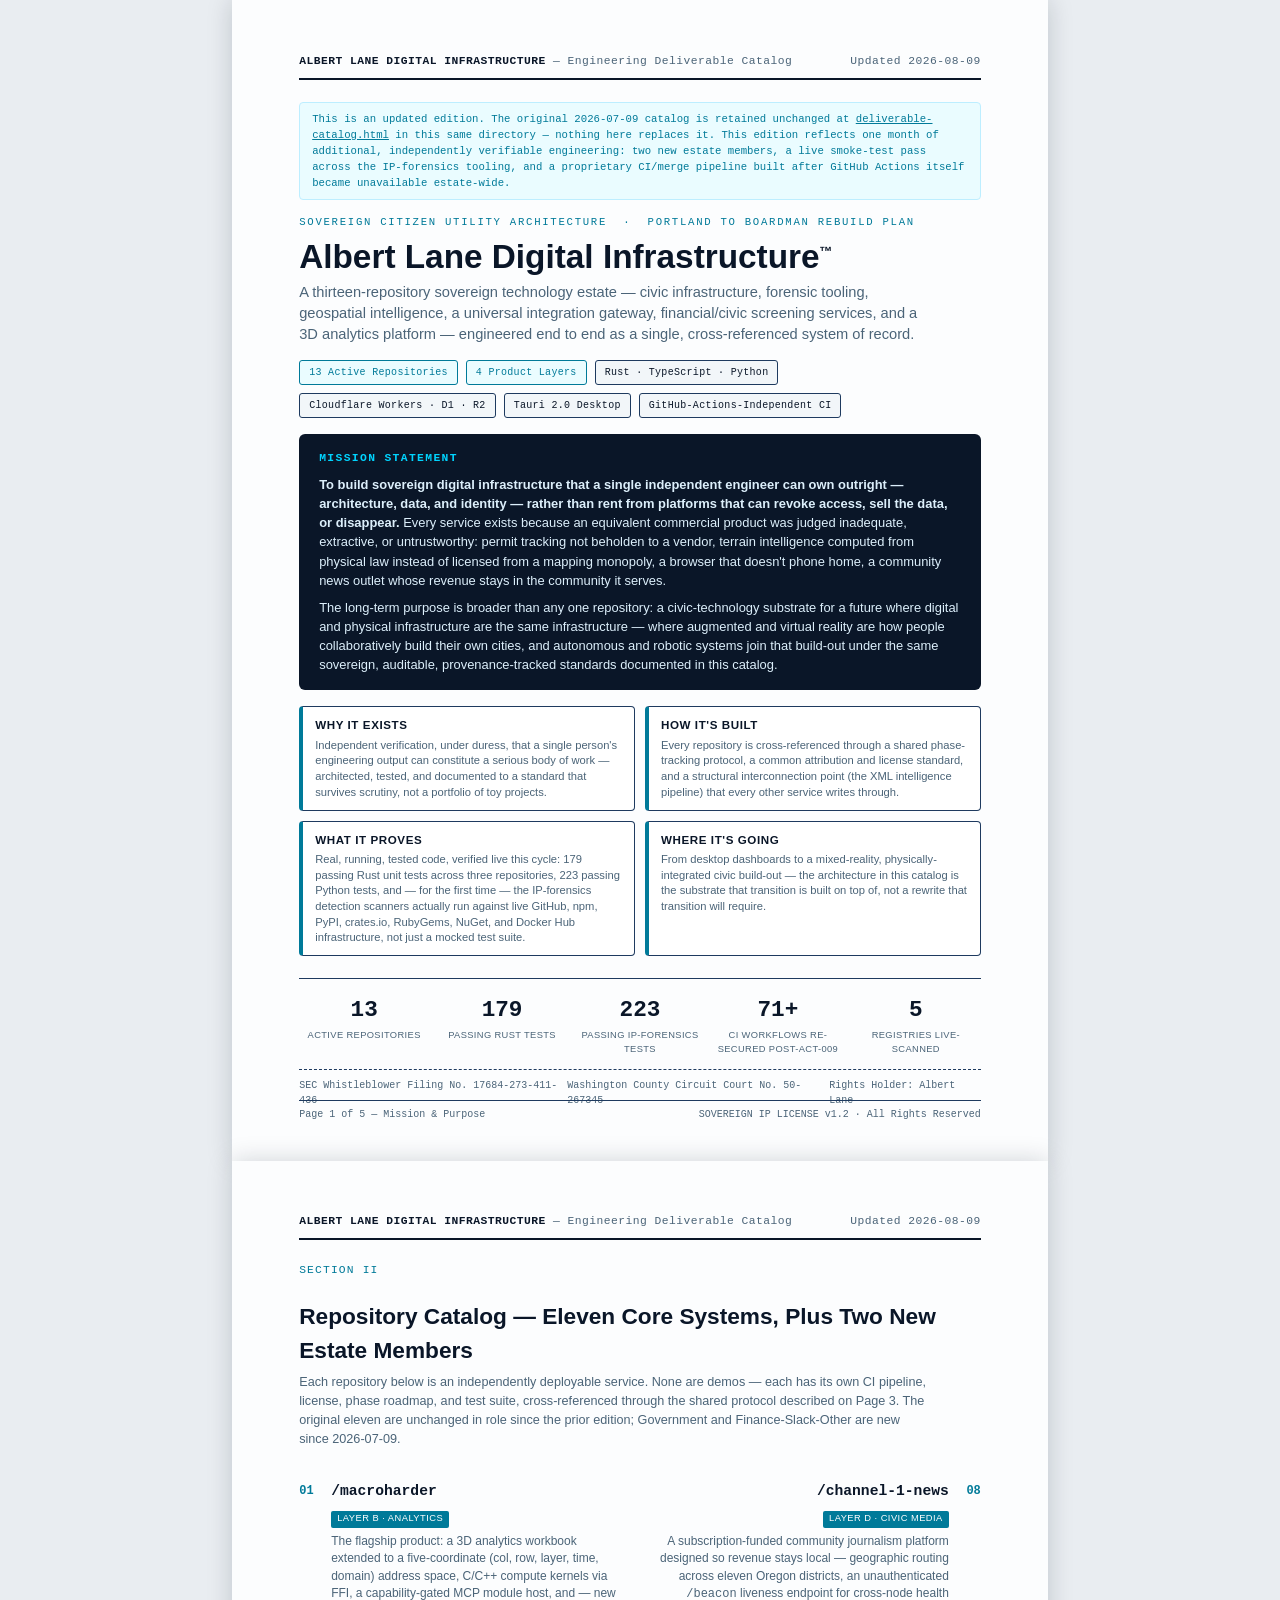
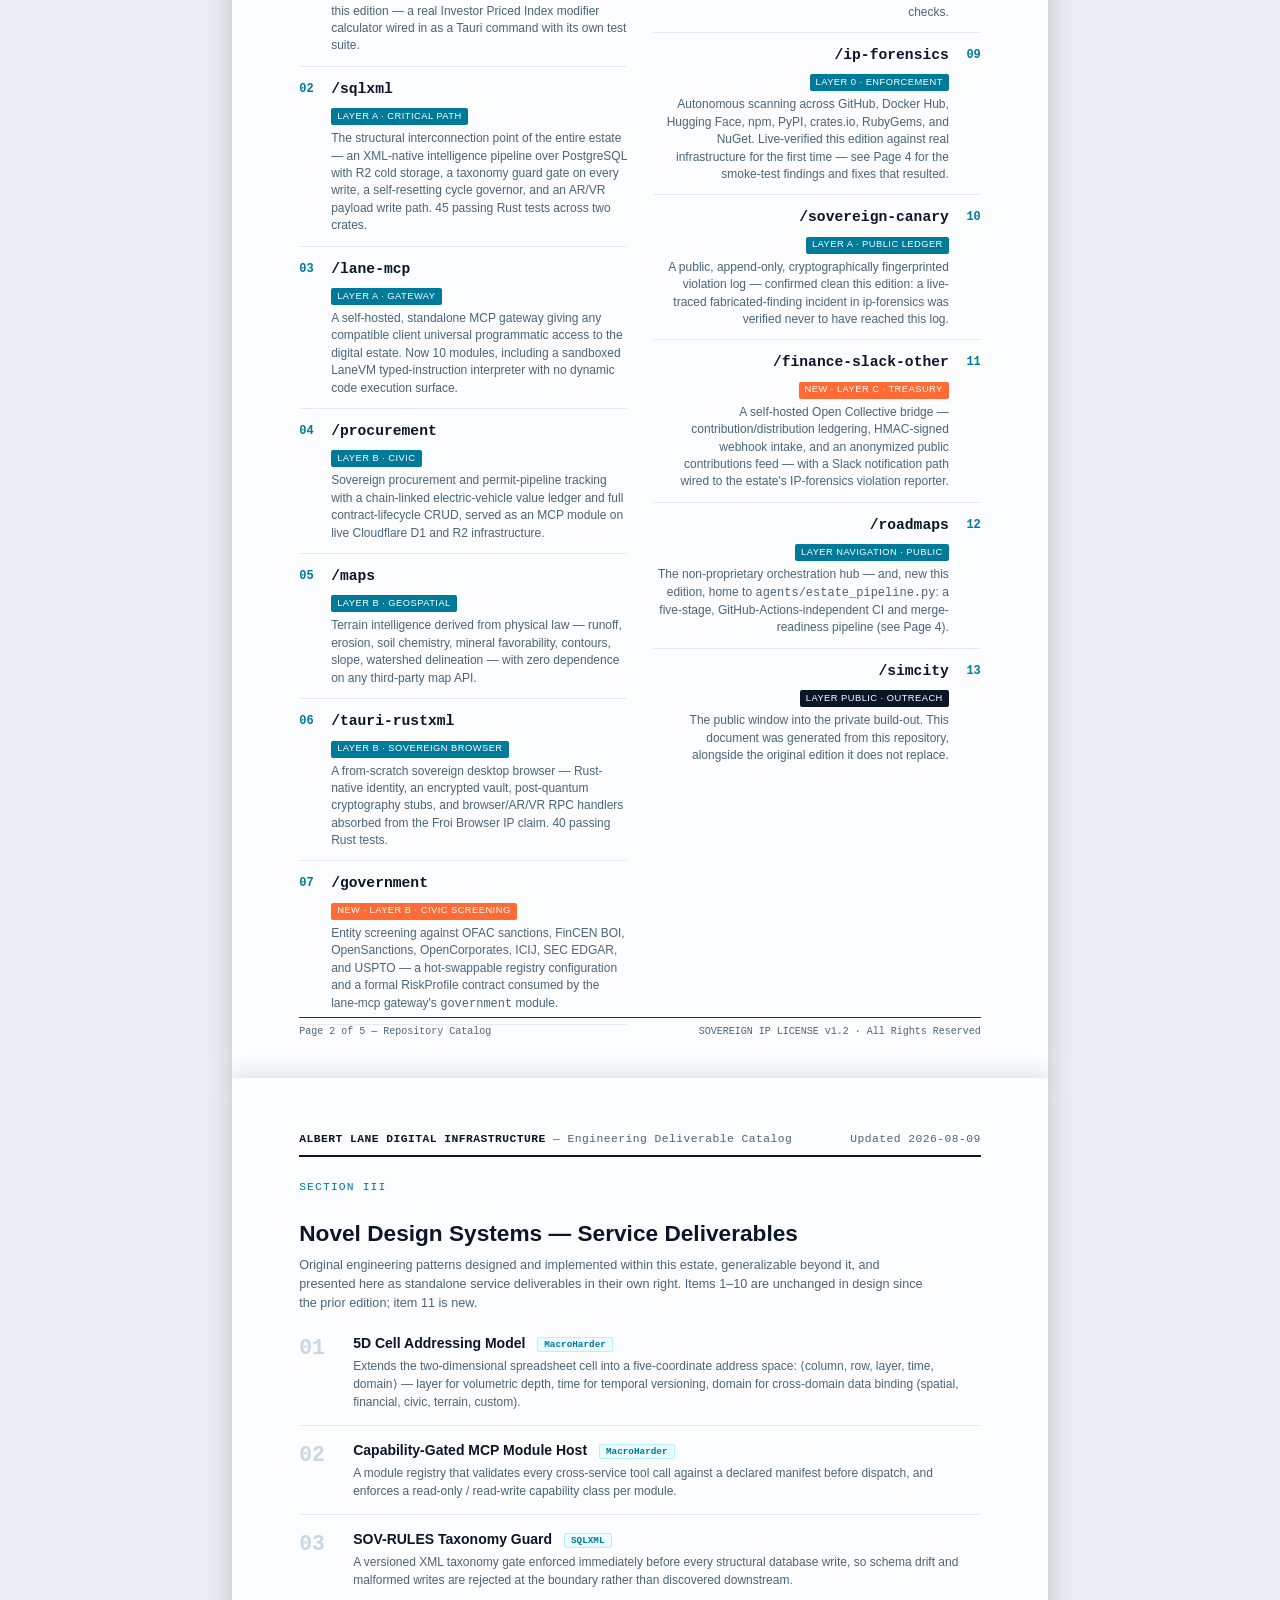
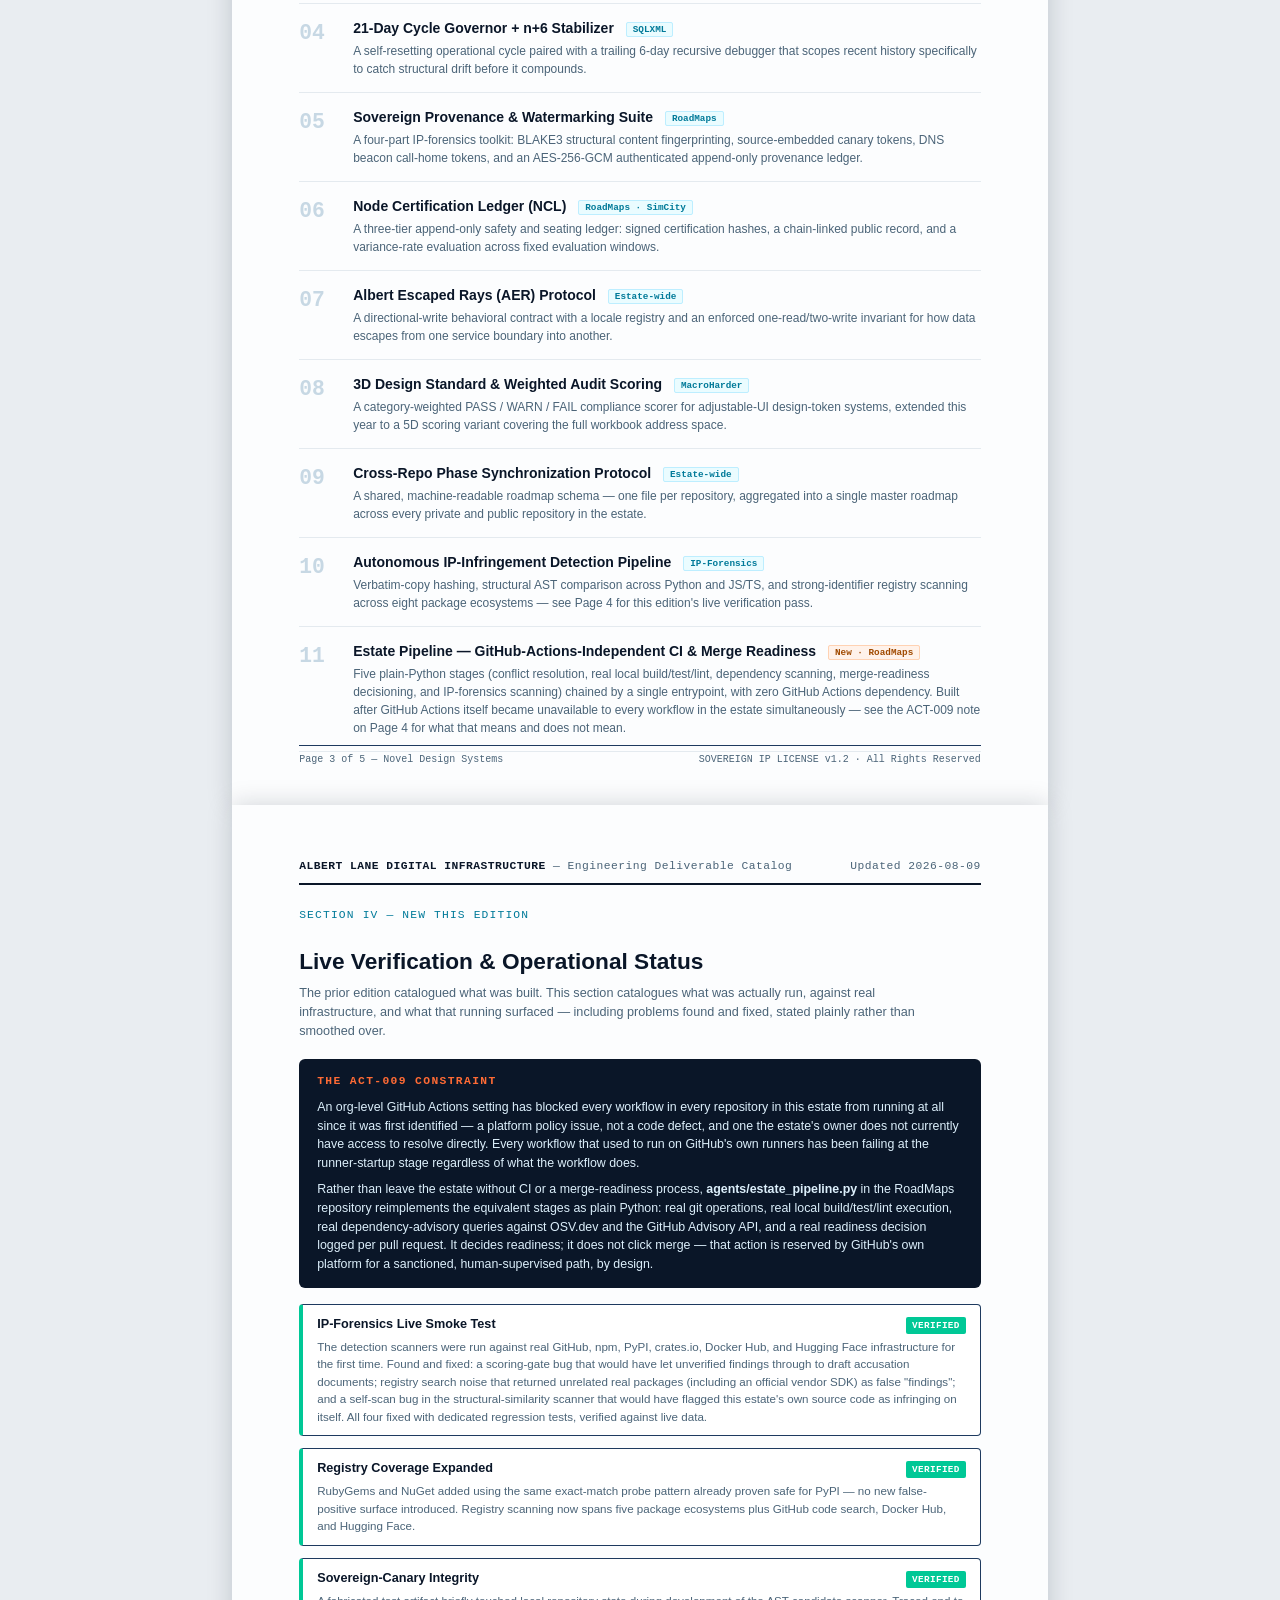
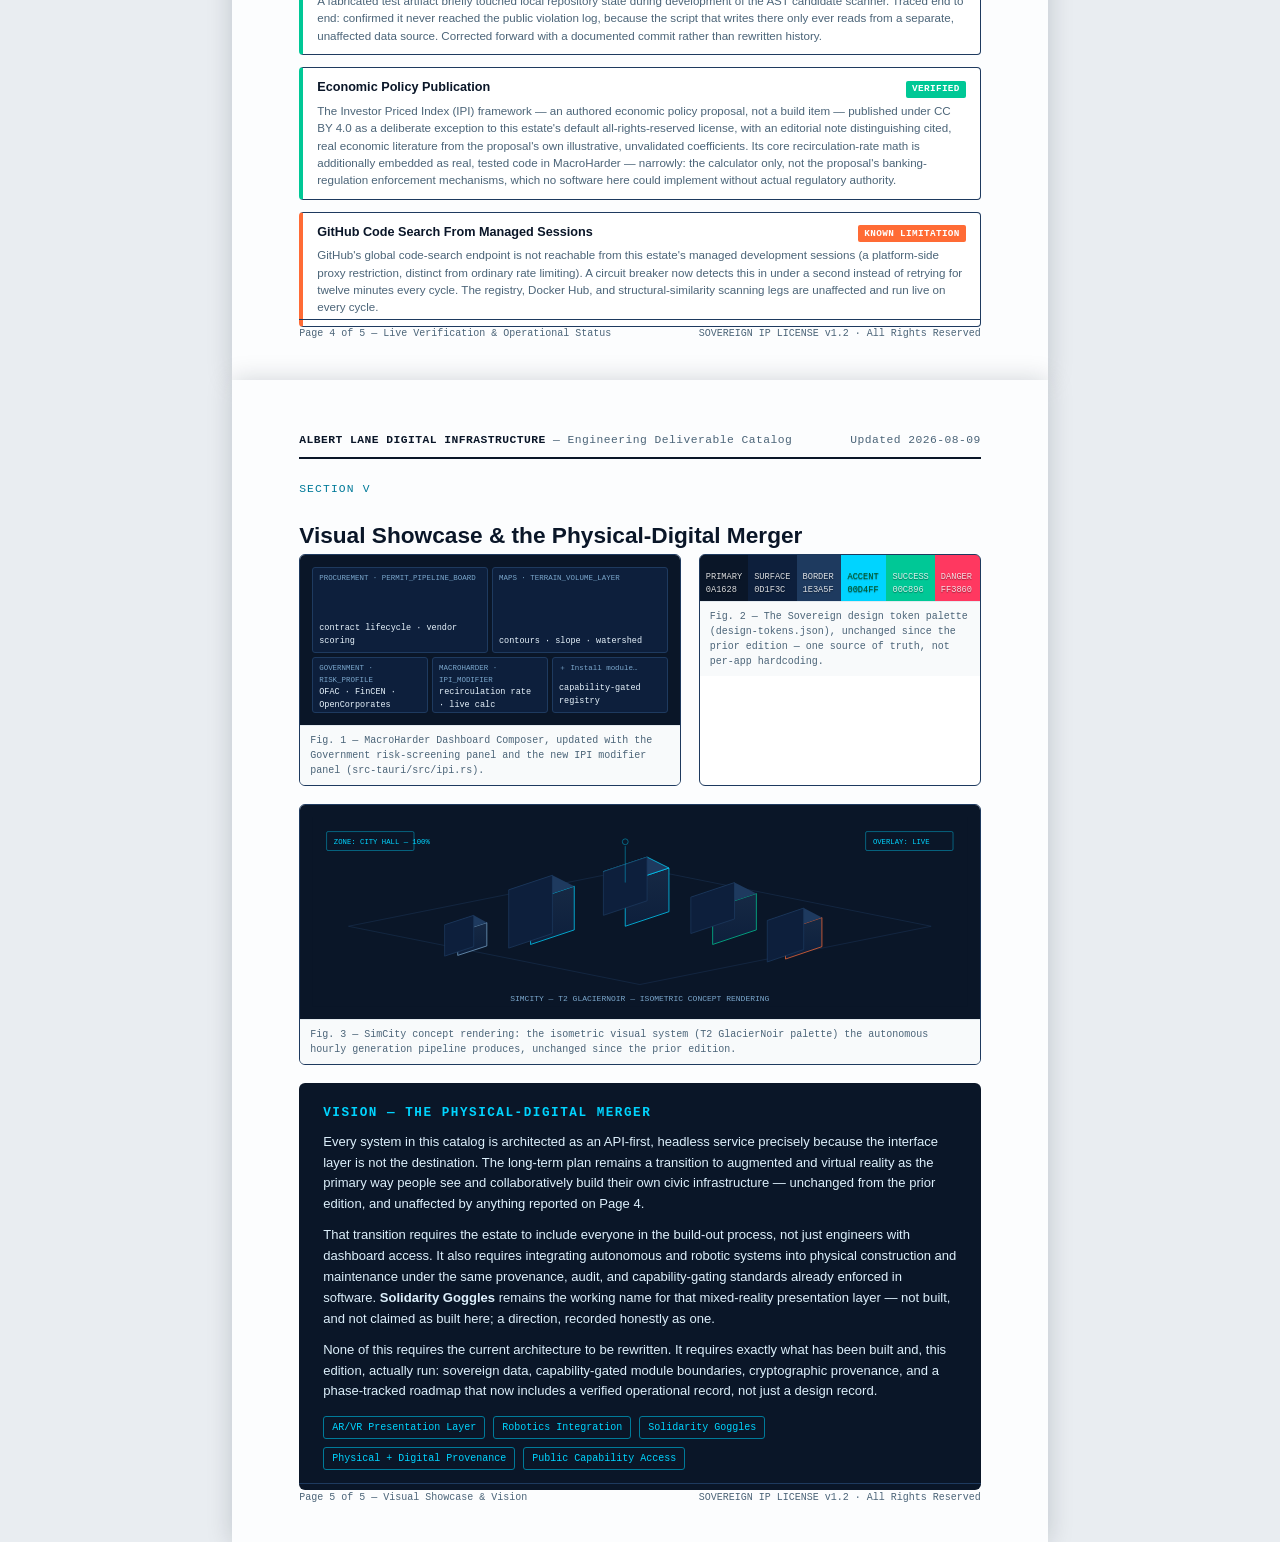
<file: docs/catalog/deliverable-catalog-2026-08-09.html>
<!DOCTYPE html>
<html lang="en">
<head>
<meta charset="UTF-8" />
<title>Albert Lane Digital Infrastructure — Sovereign Utility Architecture: Engineering Deliverable Catalog (Updated 2026-08-09)</title>
<meta name="description" content="Updated catalog of the Albert Lane sovereign digital infrastructure estate: mission, repository catalog, novel engineering deliverables, live-verified operational status, and visual roadmap. Supersedes-for-currency the 2026-07-09 edition retained at deliverable-catalog.html." />
<style>
  :root{
    --ink:      #0A1628;
    --surface:  #0D1F3C;
    --surface2: #162944;
    --border:   #1E3A5F;
    --accent:   #00D4FF;
    --accent-dk:#007A99;
    --success:  #00C896;
    --warn:     #FF6B35;
    --danger:   #FF3860;
    --text:     #14212F;
    --text-dim: #4B6478;
    --paper:    #FCFDFE;
    --mono: 'Courier New', 'Consolas', monospace;
    --sans: 'Helvetica Neue', Helvetica, Arial, sans-serif;
  }
  *,*::before,*::after{box-sizing:border-box;margin:0;padding:0;}
  html,body{background:#e9edf1;}
  body{
    font-family:var(--sans);
    color:var(--text);
    font-size:11pt;
    line-height:1.5;
  }
  @page{ size: Letter; margin: 0; }
  .page{
    position:relative;
    width:8.5in;
    min-height:11in;
    margin:0 auto;
    background:var(--paper);
    padding:0.55in 0.7in;
    page-break-after:always;
    box-shadow:0 0 24px rgba(10,22,40,0.18);
  }
  @media print{
    body{background:#fff;}
    .page{box-shadow:none;margin:0;}
  }
  .page:last-child{page-break-after:auto;}

  .doc-header{
    display:flex;
    justify-content:space-between;
    align-items:center;
    border-bottom:2px solid var(--ink);
    padding-bottom:8px;
    margin-bottom:22px;
    font-family:var(--mono);
    font-size:8.5pt;
    color:var(--text-dim);
    letter-spacing:0.04em;
  }
  .doc-header strong{color:var(--ink);}

  .footer-strip{
    position:absolute;
    bottom:0.4in;
    left:0.7in;
    right:0.7in;
    display:flex;
    justify-content:space-between;
    font-family:var(--mono);
    font-size:7.5pt;
    color:var(--text-dim);
    border-top:1px solid var(--border);
    padding-top:6px;
  }

  .update-banner{
    font-family:var(--mono);
    font-size:8pt;
    color:var(--accent-dk);
    background:#eafcff;
    border:1px solid #bdeeff;
    border-radius:4px;
    padding:8px 12px;
    margin-bottom:14px;
    line-height:1.5;
  }
  .update-banner a{ color:var(--accent-dk); }

  /* ---------------------------------------------------------------- */
  /* PAGE 1 — MISSION                                                  */
  /* ---------------------------------------------------------------- */
  .cover{
    display:flex;
    flex-direction:column;
  }
  .cover-eyebrow{
    font-family:var(--mono);
    font-size:8pt;
    letter-spacing:0.16em;
    text-transform:uppercase;
    color:var(--accent-dk);
    margin-bottom:9px;
  }
  .cover-title{
    font-size:25pt;
    font-weight:800;
    line-height:1.1;
    color:var(--ink);
    margin-bottom:7px;
  }
  .cover-title .tm{font-size:0.4em;vertical-align:super;}
  .cover-subtitle{
    font-size:11pt;
    color:var(--text-dim);
    font-weight:400;
    margin-bottom:16px;
    max-width:6.6in;
    line-height:1.4;
  }
  .cover-badge-row{
    display:flex;
    gap:8px;
    margin-bottom:16px;
    flex-wrap:wrap;
  }
  .badge{
    font-family:var(--mono);
    font-size:7.5pt;
    letter-spacing:0.03em;
    border:1px solid var(--border);
    color:var(--ink);
    padding:4px 9px;
    border-radius:3px;
    background:#f2f6f9;
  }
  .badge.accent{ border-color:var(--accent-dk); color:var(--accent-dk); background:#eafcff; }

  .mission-block{
    background:var(--ink);
    color:#E8F4FD;
    padding:16px 20px;
    border-radius:6px;
    margin-bottom:16px;
  }
  .mission-block h2{
    font-family:var(--mono);
    font-size:8.5pt;
    letter-spacing:0.12em;
    text-transform:uppercase;
    color:var(--accent);
    margin-bottom:8px;
  }
  .mission-block p{ font-size:9.7pt; line-height:1.48; color:#DCEFFB; }
  .mission-block p + p{ margin-top:8px; }

  .purpose-grid{
    display:grid;
    grid-template-columns:1fr 1fr;
    gap:10px;
    margin-bottom:16px;
  }
  .purpose-card{
    border:1px solid var(--border);
    border-left:4px solid var(--accent-dk);
    padding:9px 12px;
    border-radius:4px;
    background:#fff;
  }
  .purpose-card h3{
    font-size:8.7pt;
    text-transform:uppercase;
    letter-spacing:0.05em;
    color:var(--ink);
    margin-bottom:4px;
  }
  .purpose-card p{ font-size:8.4pt; color:var(--text-dim); line-height:1.4; }

  .metrics-row{
    display:grid;
    grid-template-columns:repeat(5,1fr);
    gap:8px;
    margin-top:6px;
    padding-top:14px;
    border-top:1px solid var(--border);
  }
  .metric{ text-align:center; }
  .metric .num{ font-family:var(--mono); font-size:17pt; font-weight:700; color:var(--ink); }
  .metric .lbl{ font-size:7pt; text-transform:uppercase; letter-spacing:0.04em; color:var(--text-dim); margin-top:2px; }

  .filing-block{
    margin-top:12px;
    font-family:var(--mono);
    font-size:7.5pt;
    color:var(--text-dim);
    border-top:1px dashed var(--border);
    padding-top:8px;
    display:flex;
    justify-content:space-between;
  }

  /* ---------------------------------------------------------------- */
  /* PAGE 2 — REPO CATALOG                                             */
  /* ---------------------------------------------------------------- */
  .page-title{
    font-size:17pt;
    font-weight:700;
    color:var(--ink);
    margin-bottom:2px;
  }
  .page-kicker{
    font-family:var(--mono);
    font-size:8.5pt;
    color:var(--accent-dk);
    letter-spacing:0.1em;
    text-transform:uppercase;
    margin-bottom:20px;
  }

  .repo-columns{
    display:grid;
    grid-template-columns:1fr 1fr;
    gap:0 26px;
  }
  .repo-entry{
    display:flex;
    align-items:flex-start;
    gap:10px;
    padding:11px 0;
    border-bottom:1px solid #E4EAEF;
  }
  .repo-columns .repo-col-left .repo-entry{ flex-direction:row; }
  .repo-columns .repo-col-right .repo-entry{ flex-direction:row-reverse; text-align:right; }

  .repo-index{
    flex:0 0 22px;
    font-family:var(--mono);
    font-size:9pt;
    font-weight:700;
    color:var(--accent-dk);
    padding-top:2px;
  }
  .repo-body{ flex:1; }
  .repo-name{
    font-family:var(--mono);
    font-size:11pt;
    font-weight:700;
    color:var(--ink);
    margin-bottom:3px;
  }
  .repo-cat{
    display:inline-block;
    font-size:7pt;
    text-transform:uppercase;
    letter-spacing:0.05em;
    color:#fff;
    background:var(--accent-dk);
    padding:1.5px 6px;
    border-radius:2px;
    margin-bottom:5px;
  }
  .repo-cat.new{ background:var(--warn); }
  .repo-desc{ font-size:9pt; color:var(--text-dim); line-height:1.45; }

  /* ---------------------------------------------------------------- */
  /* PAGE 3 — NOVEL DESIGN CATALOG                                     */
  /* ---------------------------------------------------------------- */
  .design-list{ display:flex; flex-direction:column; gap:14px; }
  .design-item{
    display:grid;
    grid-template-columns:40px 1fr;
    gap:14px;
    padding-bottom:14px;
    border-bottom:1px solid #E4EAEF;
  }
  .design-num{
    font-family:var(--mono);
    font-size:16pt;
    font-weight:800;
    color:#C7D8E4;
  }
  .design-title{
    font-size:10.5pt;
    font-weight:700;
    color:var(--ink);
    margin-bottom:3px;
  }
  .design-title .tag{
    font-family:var(--mono);
    font-size:7pt;
    color:var(--accent-dk);
    background:#eafcff;
    border:1px solid #bdeeff;
    padding:1px 6px;
    border-radius:2px;
    margin-left:8px;
    text-transform:none;
    font-weight:600;
    vertical-align:middle;
  }
  .design-title .tag.new{ color:#a04a00; background:#fff2ea; border-color:#ffd2b3; }
  .design-desc{ font-size:9pt; color:var(--text-dim); line-height:1.5; }

  /* ---------------------------------------------------------------- */
  /* PAGE 4 — LIVE VERIFICATION & OPERATIONAL STATUS (NEW)             */
  /* ---------------------------------------------------------------- */
  .status-list{ display:flex; flex-direction:column; gap:12px; }
  .status-item{
    border:1px solid var(--border);
    border-left:4px solid var(--success);
    border-radius:4px;
    padding:10px 14px;
    background:#fff;
  }
  .status-item.blocked{ border-left-color:var(--warn); }
  .status-item h3{
    font-size:9.5pt;
    font-weight:700;
    color:var(--ink);
    margin-bottom:4px;
    display:flex;
    justify-content:space-between;
    align-items:baseline;
  }
  .status-item h3 .stamp{
    font-family:var(--mono);
    font-size:7pt;
    text-transform:uppercase;
    letter-spacing:0.04em;
    color:#fff;
    background:var(--success);
    padding:1.5px 6px;
    border-radius:2px;
  }
  .status-item.blocked h3 .stamp{ background:var(--warn); }
  .status-item p{ font-size:8.7pt; color:var(--text-dim); line-height:1.5; }

  .act009-block{
    background:var(--ink);
    color:#E8F4FD;
    padding:14px 18px;
    border-radius:6px;
    margin-bottom:16px;
  }
  .act009-block h2{
    font-family:var(--mono);
    font-size:8.5pt;
    letter-spacing:0.12em;
    text-transform:uppercase;
    color:var(--warn);
    margin-bottom:8px;
  }
  .act009-block p{ font-size:9.3pt; line-height:1.5; color:#DCEFFB; }
  .act009-block p + p{ margin-top:8px; }

  /* ---------------------------------------------------------------- */
  /* PAGE 5 — VISUAL SHOWCASE + VISION                                 */
  /* ---------------------------------------------------------------- */
  .visual-grid{
    display:grid;
    grid-template-columns:1.15fr 0.85fr;
    gap:18px;
    margin-bottom:18px;
  }
  .visual-card{
    border:1px solid var(--border);
    border-radius:6px;
    overflow:hidden;
    background:#fff;
  }
  .visual-card .cap{
    font-family:var(--mono);
    font-size:7.5pt;
    color:var(--text-dim);
    padding:7px 10px;
    border-top:1px solid #E4EAEF;
    background:#f8fafb;
  }
  .visual-card .render{
    background:var(--ink);
    padding:12px;
  }

  .palette-row{ display:flex; }
  .swatch{ flex:1; height:46px; display:flex; align-items:flex-end; padding:4px 6px; }
  .swatch span{ font-family:var(--mono); font-size:6.5pt; color:rgba(255,255,255,0.85); text-shadow:0 1px 1px rgba(0,0,0,0.4); }

  .vision-block{
    background:var(--ink);
    color:#E8F4FD;
    border-radius:6px;
    padding:20px 24px;
    margin-top:6px;
  }
  .vision-block h2{
    font-family:var(--mono);
    font-size:9.5pt;
    letter-spacing:0.12em;
    text-transform:uppercase;
    color:var(--accent);
    margin-bottom:10px;
  }
  .vision-block p{ font-size:9.8pt; color:#DCEFFB; line-height:1.6; }
  .vision-block p + p{ margin-top:10px; }
  .vision-tags{ display:flex; gap:8px; margin-top:14px; flex-wrap:wrap; }
  .vision-tags span{
    font-family:var(--mono); font-size:7.5pt; color:var(--accent);
    border:1px solid var(--accent-dk); padding:3px 8px; border-radius:3px;
  }

  /* mockup dashboard render */
  .mock-dash{ display:grid; grid-template-columns:repeat(6,1fr); grid-auto-rows:26px; gap:4px; }
  .mock-panel{
    background:var(--surface); border:1px solid var(--border); border-radius:3px;
    padding:5px 6px; display:flex; flex-direction:column; justify-content:space-between;
  }
  .mock-panel .t{ font-family:var(--mono); font-size:5.6pt; color:#7BA7CC; }
  .mock-panel .v{ font-family:var(--mono); font-size:6.4pt; color:#E8F4FD; }
  .p1{ grid-column:span 3; grid-row:span 3; }
  .p2{ grid-column:span 3; grid-row:span 3; }
  .p3{ grid-column:span 2; grid-row:span 2; }
  .p4{ grid-column:span 2; grid-row:span 2; }
  .p5{ grid-column:span 2; grid-row:span 2; }
</style>
</head>
<body>

<!-- ============================================================== -->
<!-- PAGE 1 — MISSION, GOAL, PURPOSE                                  -->
<!-- ============================================================== -->
<section class="page">
  <div class="doc-header">
    <span><strong>ALBERT LANE DIGITAL INFRASTRUCTURE</strong> — Engineering Deliverable Catalog</span>
    <span>Updated 2026-08-09</span>
  </div>

  <div class="update-banner">This is an updated edition. The original 2026-07-09 catalog is retained unchanged at <a href="deliverable-catalog.html">deliverable-catalog.html</a> in this same directory — nothing here replaces it. This edition reflects one month of additional, independently verifiable engineering: two new estate members, a live smoke-test pass across the IP-forensics tooling, and a proprietary CI/merge pipeline built after GitHub Actions itself became unavailable estate-wide.</div>

  <div class="cover">
    <div class="cover-eyebrow">Sovereign Citizen Utility Architecture &nbsp;·&nbsp; Portland to Boardman Rebuild Plan</div>
    <h1 class="cover-title">Albert Lane Digital Infrastructure<span class="tm">™</span></h1>
    <div class="cover-subtitle">A thirteen-repository sovereign technology estate — civic infrastructure, forensic tooling, geospatial intelligence, a universal integration gateway, financial/civic screening services, and a 3D analytics platform — engineered end to end as a single, cross-referenced system of record.</div>

    <div class="cover-badge-row">
      <span class="badge accent">13 Active Repositories</span>
      <span class="badge accent">4 Product Layers</span>
      <span class="badge">Rust · TypeScript · Python</span>
      <span class="badge">Cloudflare Workers · D1 · R2</span>
      <span class="badge">Tauri 2.0 Desktop</span>
      <span class="badge">GitHub-Actions-Independent CI</span>
    </div>

    <div class="mission-block">
      <h2>Mission Statement</h2>
      <p><strong>To build sovereign digital infrastructure that a single independent engineer can own outright — architecture, data, and identity — rather than rent from platforms that can revoke access, sell the data, or disappear.</strong> Every service exists because an equivalent commercial product was judged inadequate, extractive, or untrustworthy: permit tracking not beholden to a vendor, terrain intelligence computed from physical law instead of licensed from a mapping monopoly, a browser that doesn't phone home, a community news outlet whose revenue stays in the community it serves.</p>
      <p>The long-term purpose is broader than any one repository: a civic-technology substrate for a future where digital and physical infrastructure are the same infrastructure — where augmented and virtual reality are how people collaboratively build their own cities, and autonomous and robotic systems join that build-out under the same sovereign, auditable, provenance-tracked standards documented in this catalog.</p>
    </div>

    <div class="purpose-grid">
      <div class="purpose-card">
        <h3>Why It Exists</h3>
        <p>Independent verification, under duress, that a single person's engineering output can constitute a serious body of work — architected, tested, and documented to a standard that survives scrutiny, not a portfolio of toy projects.</p>
      </div>
      <div class="purpose-card">
        <h3>How It's Built</h3>
        <p>Every repository is cross-referenced through a shared phase-tracking protocol, a common attribution and license standard, and a structural interconnection point (the XML intelligence pipeline) that every other service writes through.</p>
      </div>
      <div class="purpose-card">
        <h3>What It Proves</h3>
        <p>Real, running, tested code, verified live this cycle: 179 passing Rust unit tests across three repositories, 223 passing Python tests, and — for the first time — the IP-forensics detection scanners actually run against live GitHub, npm, PyPI, crates.io, RubyGems, NuGet, and Docker Hub infrastructure, not just a mocked test suite.</p>
      </div>
      <div class="purpose-card">
        <h3>Where It's Going</h3>
        <p>From desktop dashboards to a mixed-reality, physically-integrated civic build-out — the architecture in this catalog is the substrate that transition is built on top of, not a rewrite that transition will require.</p>
      </div>
    </div>

    <div class="metrics-row">
      <div class="metric"><div class="num">13</div><div class="lbl">Active Repositories</div></div>
      <div class="metric"><div class="num">179</div><div class="lbl">Passing Rust Tests</div></div>
      <div class="metric"><div class="num">223</div><div class="lbl">Passing IP-Forensics Tests</div></div>
      <div class="metric"><div class="num">71+</div><div class="lbl">CI Workflows Re-Secured Post-ACT-009</div></div>
      <div class="metric"><div class="num">5</div><div class="lbl">Registries Live-Scanned</div></div>
    </div>

    <div class="filing-block">
      <span>SEC Whistleblower Filing No. 17684-273-411-436</span>
      <span>Washington County Circuit Court No. 50-267345</span>
      <span>Rights Holder: Albert Lane</span>
    </div>
  </div>

  <div class="footer-strip"><span>Page 1 of 5 — Mission &amp; Purpose</span><span>SOVEREIGN IP LICENSE v1.2 · All Rights Reserved</span></div>
</section>

<!-- ============================================================== -->
<!-- PAGE 2 — REPOSITORY CATALOG                                      -->
<!-- ============================================================== -->
<section class="page">
  <div class="doc-header">
    <span><strong>ALBERT LANE DIGITAL INFRASTRUCTURE</strong> — Engineering Deliverable Catalog</span>
    <span>Updated 2026-08-09</span>
  </div>

  <div class="page-kicker">Section II</div>
  <div class="page-title">Repository Catalog — Eleven Core Systems, Plus Two New Estate Members</div>
  <p style="color:var(--text-dim);font-size:9.5pt;margin:6px 0 20px;max-width:6.6in;">Each repository below is an independently deployable service. None are demos — each has its own CI pipeline, license, phase roadmap, and test suite, cross-referenced through the shared protocol described on Page 3. The original eleven are unchanged in role since the prior edition; Government and Finance-Slack-Other are new since 2026-07-09.</p>

  <div class="repo-columns">
    <div class="repo-col-left">
      <div class="repo-entry">
        <div class="repo-index">01</div>
        <div class="repo-body">
          <div class="repo-name">/macroharder</div>
          <span class="repo-cat">Layer B · Analytics</span>
          <div class="repo-desc">The flagship product: a 3D analytics workbook extended to a five-coordinate (col, row, layer, time, domain) address space, C/C++ compute kernels via FFI, a capability-gated MCP module host, and — new this edition — a real Investor Priced Index modifier calculator wired in as a Tauri command with its own test suite.</div>
        </div>
      </div>
      <div class="repo-entry">
        <div class="repo-index">02</div>
        <div class="repo-body">
          <div class="repo-name">/sqlxml</div>
          <span class="repo-cat">Layer A · Critical Path</span>
          <div class="repo-desc">The structural interconnection point of the entire estate — an XML-native intelligence pipeline over PostgreSQL with R2 cold storage, a taxonomy guard gate on every write, a self-resetting cycle governor, and an AR/VR payload write path. 45 passing Rust tests across two crates.</div>
        </div>
      </div>
      <div class="repo-entry">
        <div class="repo-index">03</div>
        <div class="repo-body">
          <div class="repo-name">/lane-mcp</div>
          <span class="repo-cat">Layer A · Gateway</span>
          <div class="repo-desc">A self-hosted, standalone MCP gateway giving any compatible client universal programmatic access to the digital estate. Now 10 modules, including a sandboxed LaneVM typed-instruction interpreter with no dynamic code execution surface.</div>
        </div>
      </div>
      <div class="repo-entry">
        <div class="repo-index">04</div>
        <div class="repo-body">
          <div class="repo-name">/procurement</div>
          <span class="repo-cat">Layer B · Civic</span>
          <div class="repo-desc">Sovereign procurement and permit-pipeline tracking with a chain-linked electric-vehicle value ledger and full contract-lifecycle CRUD, served as an MCP module on live Cloudflare D1 and R2 infrastructure.</div>
        </div>
      </div>
      <div class="repo-entry">
        <div class="repo-index">05</div>
        <div class="repo-body">
          <div class="repo-name">/maps</div>
          <span class="repo-cat">Layer B · Geospatial</span>
          <div class="repo-desc">Terrain intelligence derived from physical law — runoff, erosion, soil chemistry, mineral favorability, contours, slope, watershed delineation — with zero dependence on any third-party map API.</div>
        </div>
      </div>
      <div class="repo-entry">
        <div class="repo-index">06</div>
        <div class="repo-body">
          <div class="repo-name">/tauri-rustxml</div>
          <span class="repo-cat">Layer B · Sovereign Browser</span>
          <div class="repo-desc">A from-scratch sovereign desktop browser — Rust-native identity, an encrypted vault, post-quantum cryptography stubs, and browser/AR/VR RPC handlers absorbed from the Froi Browser IP claim. 40 passing Rust tests.</div>
        </div>
      </div>
      <div class="repo-entry">
        <div class="repo-index">07</div>
        <div class="repo-body">
          <div class="repo-name">/government</div>
          <span class="repo-cat repo-cat--new" style="background:var(--warn);">New · Layer B · Civic Screening</span>
          <div class="repo-desc">Entity screening against OFAC sanctions, FinCEN BOI, OpenSanctions, OpenCorporates, ICIJ, SEC EDGAR, and USPTO — a hot-swappable registry configuration and a formal RiskProfile contract consumed by the lane-mcp gateway's <code>government</code> module.</div>
        </div>
      </div>
    </div>

    <div class="repo-col-right">
      <div class="repo-entry">
        <div class="repo-index">08</div>
        <div class="repo-body">
          <div class="repo-name">/channel-1-news</div>
          <span class="repo-cat">Layer D · Civic Media</span>
          <div class="repo-desc">A subscription-funded community journalism platform designed so revenue stays local — geographic routing across eleven Oregon districts, an unauthenticated <code>/beacon</code> liveness endpoint for cross-node health checks.</div>
        </div>
      </div>
      <div class="repo-entry">
        <div class="repo-index">09</div>
        <div class="repo-body">
          <div class="repo-name">/ip-forensics</div>
          <span class="repo-cat">Layer 0 · Enforcement</span>
          <div class="repo-desc">Autonomous scanning across GitHub, Docker Hub, Hugging Face, npm, PyPI, crates.io, RubyGems, and NuGet. Live-verified this edition against real infrastructure for the first time — see Page 4 for the smoke-test findings and fixes that resulted.</div>
        </div>
      </div>
      <div class="repo-entry">
        <div class="repo-index">10</div>
        <div class="repo-body">
          <div class="repo-name">/sovereign-canary</div>
          <span class="repo-cat">Layer A · Public Ledger</span>
          <div class="repo-desc">A public, append-only, cryptographically fingerprinted violation log — confirmed clean this edition: a live-traced fabricated-finding incident in ip-forensics was verified never to have reached this log.</div>
        </div>
      </div>
      <div class="repo-entry">
        <div class="repo-index">11</div>
        <div class="repo-body">
          <div class="repo-name">/finance-slack-other</div>
          <span class="repo-cat repo-cat--new" style="background:var(--warn);">New · Layer C · Treasury</span>
          <div class="repo-desc">A self-hosted Open Collective bridge — contribution/distribution ledgering, HMAC-signed webhook intake, and an anonymized public contributions feed — with a Slack notification path wired to the estate's IP-forensics violation reporter.</div>
        </div>
      </div>
      <div class="repo-entry">
        <div class="repo-index">12</div>
        <div class="repo-body">
          <div class="repo-name">/roadmaps</div>
          <span class="repo-cat">Layer Navigation · Public</span>
          <div class="repo-desc">The non-proprietary orchestration hub — and, new this edition, home to <code>agents/estate_pipeline.py</code>: a five-stage, GitHub-Actions-independent CI and merge-readiness pipeline (see Page 4).</div>
        </div>
      </div>
      <div class="repo-entry" style="border-bottom:none;">
        <div class="repo-index">13</div>
        <div class="repo-body">
          <div class="repo-name">/simcity</div>
          <span class="repo-cat" style="background:var(--ink);">Layer Public · Outreach</span>
          <div class="repo-desc">The public window into the private build-out. This document was generated from this repository, alongside the original edition it does not replace.</div>
        </div>
      </div>
    </div>
  </div>

  <div class="footer-strip"><span>Page 2 of 5 — Repository Catalog</span><span>SOVEREIGN IP LICENSE v1.2 · All Rights Reserved</span></div>
</section>

<!-- ============================================================== -->
<!-- PAGE 3 — NOVEL DESIGN / SERVICE DELIVERABLES                     -->
<!-- ============================================================== -->
<section class="page">
  <div class="doc-header">
    <span><strong>ALBERT LANE DIGITAL INFRASTRUCTURE</strong> — Engineering Deliverable Catalog</span>
    <span>Updated 2026-08-09</span>
  </div>

  <div class="page-kicker">Section III</div>
  <div class="page-title">Novel Design Systems — Service Deliverables</div>
  <p style="color:var(--text-dim);font-size:9.5pt;margin:6px 0 20px;max-width:6.6in;">Original engineering patterns designed and implemented within this estate, generalizable beyond it, and presented here as standalone service deliverables in their own right. Items 1–10 are unchanged in design since the prior edition; item 11 is new.</p>

  <div class="design-list">
    <div class="design-item">
      <div class="design-num">01</div>
      <div>
        <div class="design-title">5D Cell Addressing Model <span class="tag">MacroHarder</span></div>
        <div class="design-desc">Extends the two-dimensional spreadsheet cell into a five-coordinate address space: ⟨column, row, layer, time, domain⟩ — layer for volumetric depth, time for temporal versioning, domain for cross-domain data binding (spatial, financial, civic, terrain, custom).</div>
      </div>
    </div>
    <div class="design-item">
      <div class="design-num">02</div>
      <div>
        <div class="design-title">Capability-Gated MCP Module Host <span class="tag">MacroHarder</span></div>
        <div class="design-desc">A module registry that validates every cross-service tool call against a declared manifest before dispatch, and enforces a read-only / read-write capability class per module.</div>
      </div>
    </div>
    <div class="design-item">
      <div class="design-num">03</div>
      <div>
        <div class="design-title">SOV-RULES Taxonomy Guard <span class="tag">SQLXML</span></div>
        <div class="design-desc">A versioned XML taxonomy gate enforced immediately before every structural database write, so schema drift and malformed writes are rejected at the boundary rather than discovered downstream.</div>
      </div>
    </div>
    <div class="design-item">
      <div class="design-num">04</div>
      <div>
        <div class="design-title">21-Day Cycle Governor + n+6 Stabilizer <span class="tag">SQLXML</span></div>
        <div class="design-desc">A self-resetting operational cycle paired with a trailing 6-day recursive debugger that scopes recent history specifically to catch structural drift before it compounds.</div>
      </div>
    </div>
    <div class="design-item">
      <div class="design-num">05</div>
      <div>
        <div class="design-title">Sovereign Provenance &amp; Watermarking Suite <span class="tag">RoadMaps</span></div>
        <div class="design-desc">A four-part IP-forensics toolkit: BLAKE3 structural content fingerprinting, source-embedded canary tokens, DNS beacon call-home tokens, and an AES-256-GCM authenticated append-only provenance ledger.</div>
      </div>
    </div>
    <div class="design-item">
      <div class="design-num">06</div>
      <div>
        <div class="design-title">Node Certification Ledger (NCL) <span class="tag">RoadMaps · SimCity</span></div>
        <div class="design-desc">A three-tier append-only safety and seating ledger: signed certification hashes, a chain-linked public record, and a variance-rate evaluation across fixed evaluation windows.</div>
      </div>
    </div>
    <div class="design-item">
      <div class="design-num">07</div>
      <div>
        <div class="design-title">Albert Escaped Rays (AER) Protocol <span class="tag">Estate-wide</span></div>
        <div class="design-desc">A directional-write behavioral contract with a locale registry and an enforced one-read/two-write invariant for how data escapes from one service boundary into another.</div>
      </div>
    </div>
    <div class="design-item">
      <div class="design-num">08</div>
      <div>
        <div class="design-title">3D Design Standard &amp; Weighted Audit Scoring <span class="tag">MacroHarder</span></div>
        <div class="design-desc">A category-weighted PASS / WARN / FAIL compliance scorer for adjustable-UI design-token systems, extended this year to a 5D scoring variant covering the full workbook address space.</div>
      </div>
    </div>
    <div class="design-item">
      <div class="design-num">09</div>
      <div>
        <div class="design-title">Cross-Repo Phase Synchronization Protocol <span class="tag">Estate-wide</span></div>
        <div class="design-desc">A shared, machine-readable roadmap schema — one file per repository, aggregated into a single master roadmap across every private and public repository in the estate.</div>
      </div>
    </div>
    <div class="design-item">
      <div class="design-num">10</div>
      <div>
        <div class="design-title">Autonomous IP-Infringement Detection Pipeline <span class="tag">IP-Forensics</span></div>
        <div class="design-desc">Verbatim-copy hashing, structural AST comparison across Python and JS/TS, and strong-identifier registry scanning across eight package ecosystems — see Page 4 for this edition's live verification pass.</div>
      </div>
    </div>
    <div class="design-item">
      <div class="design-num">11</div>
      <div>
        <div class="design-title">Estate Pipeline — GitHub-Actions-Independent CI &amp; Merge Readiness <span class="tag new">New · RoadMaps</span></div>
        <div class="design-desc">Five plain-Python stages (conflict resolution, real local build/test/lint, dependency scanning, merge-readiness decisioning, and IP-forensics scanning) chained by a single entrypoint, with zero GitHub Actions dependency. Built after GitHub Actions itself became unavailable to every workflow in the estate simultaneously — see the ACT-009 note on Page 4 for what that means and does not mean.</div>
      </div>
    </div>
  </div>

  <div class="footer-strip"><span>Page 3 of 5 — Novel Design Systems</span><span>SOVEREIGN IP LICENSE v1.2 · All Rights Reserved</span></div>
</section>

<!-- ============================================================== -->
<!-- PAGE 4 — LIVE VERIFICATION & OPERATIONAL STATUS (NEW)            -->
<!-- ============================================================== -->
<section class="page">
  <div class="doc-header">
    <span><strong>ALBERT LANE DIGITAL INFRASTRUCTURE</strong> — Engineering Deliverable Catalog</span>
    <span>Updated 2026-08-09</span>
  </div>

  <div class="page-kicker">Section IV — New This Edition</div>
  <div class="page-title">Live Verification &amp; Operational Status</div>
  <p style="color:var(--text-dim);font-size:9.5pt;margin:6px 0 18px;max-width:6.6in;">The prior edition catalogued what was built. This section catalogues what was actually run, against real infrastructure, and what that running surfaced — including problems found and fixed, stated plainly rather than smoothed over.</p>

  <div class="act009-block">
    <h2>The ACT-009 Constraint</h2>
    <p>An org-level GitHub Actions setting has blocked every workflow in every repository in this estate from running at all since it was first identified — a platform policy issue, not a code defect, and one the estate's owner does not currently have access to resolve directly. Every workflow that used to run on GitHub's own runners has been failing at the runner-startup stage regardless of what the workflow does.</p>
    <p>Rather than leave the estate without CI or a merge-readiness process, <strong>agents/estate_pipeline.py</strong> in the RoadMaps repository reimplements the equivalent stages as plain Python: real git operations, real local build/test/lint execution, real dependency-advisory queries against OSV.dev and the GitHub Advisory API, and a real readiness decision logged per pull request. It decides readiness; it does not click merge — that action is reserved by GitHub's own platform for a sanctioned, human-supervised path, by design.</p>
  </div>

  <div class="status-list">
    <div class="status-item">
      <h3>IP-Forensics Live Smoke Test <span class="stamp">Verified</span></h3>
      <p>The detection scanners were run against real GitHub, npm, PyPI, crates.io, Docker Hub, and Hugging Face infrastructure for the first time. Found and fixed: a scoring-gate bug that would have let unverified findings through to draft accusation documents; registry search noise that returned unrelated real packages (including an official vendor SDK) as false "findings"; and a self-scan bug in the structural-similarity scanner that would have flagged this estate's own source code as infringing on itself. All four fixed with dedicated regression tests, verified against live data.</p>
    </div>
    <div class="status-item">
      <h3>Registry Coverage Expanded <span class="stamp">Verified</span></h3>
      <p>RubyGems and NuGet added using the same exact-match probe pattern already proven safe for PyPI — no new false-positive surface introduced. Registry scanning now spans five package ecosystems plus GitHub code search, Docker Hub, and Hugging Face.</p>
    </div>
    <div class="status-item">
      <h3>Sovereign-Canary Integrity <span class="stamp">Verified</span></h3>
      <p>A fabricated test artifact briefly touched local repository state during development of the AST candidate scanner. Traced end to end: confirmed it never reached the public violation log, because the script that writes there only ever reads from a separate, unaffected data source. Corrected forward with a documented commit rather than rewritten history.</p>
    </div>
    <div class="status-item">
      <h3>Economic Policy Publication <span class="stamp">Verified</span></h3>
      <p>The Investor Priced Index (IPI) framework — an authored economic policy proposal, not a build item — published under CC BY 4.0 as a deliberate exception to this estate's default all-rights-reserved license, with an editorial note distinguishing cited, real economic literature from the proposal's own illustrative, unvalidated coefficients. Its core recirculation-rate math is additionally embedded as real, tested code in MacroHarder — narrowly: the calculator only, not the proposal's banking-regulation enforcement mechanisms, which no software here could implement without actual regulatory authority.</p>
    </div>
    <div class="status-item blocked">
      <h3>GitHub Code Search From Managed Sessions <span class="stamp">Known Limitation</span></h3>
      <p>GitHub's global code-search endpoint is not reachable from this estate's managed development sessions (a platform-side proxy restriction, distinct from ordinary rate limiting). A circuit breaker now detects this in under a second instead of retrying for twelve minutes every cycle. The registry, Docker Hub, and structural-similarity scanning legs are unaffected and run live on every cycle.</p>
    </div>
  </div>

  <div class="footer-strip"><span>Page 4 of 5 — Live Verification &amp; Operational Status</span><span>SOVEREIGN IP LICENSE v1.2 · All Rights Reserved</span></div>
</section>

<!-- ============================================================== -->
<!-- PAGE 5 — VISUAL SHOWCASE + VISION                                 -->
<!-- ============================================================== -->
<section class="page">
  <div class="doc-header">
    <span><strong>ALBERT LANE DIGITAL INFRASTRUCTURE</strong> — Engineering Deliverable Catalog</span>
    <span>Updated 2026-08-09</span>
  </div>

  <div class="page-kicker">Section V</div>
  <div class="page-title">Visual Showcase &amp; the Physical-Digital Merger</div>

  <div class="visual-grid">
    <div class="visual-card">
      <div class="render">
        <div class="mock-dash">
          <div class="mock-panel p1"><div class="t">PROCUREMENT · PERMIT_PIPELINE_BOARD</div><div class="v">contract lifecycle · vendor scoring</div></div>
          <div class="mock-panel p2"><div class="t">MAPS · TERRAIN_VOLUME_LAYER</div><div class="v">contours · slope · watershed</div></div>
          <div class="mock-panel p3"><div class="t">GOVERNMENT · RISK_PROFILE</div><div class="v">OFAC · FinCEN · OpenCorporates</div></div>
          <div class="mock-panel p4"><div class="t">MACROHARDER · IPI_MODIFIER</div><div class="v">recirculation rate · live calc</div></div>
          <div class="mock-panel p5"><div class="t">＋ Install module…</div><div class="v">capability-gated registry</div></div>
        </div>
      </div>
      <div class="cap">Fig. 1 — MacroHarder Dashboard Composer, updated with the Government risk-screening panel and the new IPI modifier panel (src-tauri/src/ipi.rs).</div>
    </div>

    <div class="visual-card">
      <div class="render" style="padding:0;">
        <div class="palette-row" style="height:100%;">
          <div class="swatch" style="background:#0A1628;"><span>PRIMARY<br>0A1628</span></div>
          <div class="swatch" style="background:#0D1F3C;"><span>SURFACE<br>0D1F3C</span></div>
          <div class="swatch" style="background:#1E3A5F;"><span>BORDER<br>1E3A5F</span></div>
          <div class="swatch" style="background:#00D4FF;color:#052;"><span style="color:#052;">ACCENT<br>00D4FF</span></div>
          <div class="swatch" style="background:#00C896;"><span>SUCCESS<br>00C896</span></div>
          <div class="swatch" style="background:#FF3860;"><span>DANGER<br>FF3860</span></div>
        </div>
      </div>
      <div class="cap">Fig. 2 — The Sovereign design token palette (design-tokens.json), unchanged since the prior edition — one source of truth, not per-app hardcoding.</div>
    </div>
  </div>

  <div class="visual-card" style="margin-bottom:18px;">
    <div class="render">
      <svg viewBox="0 0 900 260" xmlns="http://www.w3.org/2000/svg" style="width:100%;height:auto;display:block;">
        <defs>
          <linearGradient id="bld" x1="0" y1="0" x2="0" y2="1">
            <stop offset="0%" stop-color="#162944"/>
            <stop offset="100%" stop-color="#0D1F3C"/>
          </linearGradient>
        </defs>
        <rect x="0" y="0" width="900" height="260" fill="#0A1628"/>
        <g stroke="#1E3A5F" stroke-width="1" opacity="0.6">
          <polygon points="450,230 850,150 450,70 50,150" fill="none"/>
        </g>
        <g>
          <polygon points="430,150 490,130 490,70 430,90" fill="url(#bld)" stroke="#00D4FF" stroke-width="1"/>
          <polygon points="430,90 490,70 460,55 400,75" fill="#1E3A5F" stroke="#00D4FF" stroke-width="1"/>
          <polygon points="400,75 460,55 460,115 400,135" fill="#0D1F3C" stroke="#1E3A5F" stroke-width="1"/>
          <polygon points="550,175 610,155 610,105 550,125" fill="url(#bld)" stroke="#00C896" stroke-width="1"/>
          <polygon points="550,125 610,105 580,90 520,110" fill="#1E3A5F"/>
          <polygon points="520,110 580,90 580,140 520,160" fill="#0D1F3C" stroke="#1E3A5F" stroke-width="1"/>
          <polygon points="300,175 360,155 360,95 300,115" fill="url(#bld)" stroke="#00D4FF" stroke-width="1"/>
          <polygon points="300,115 360,95 330,80 270,100" fill="#1E3A5F"/>
          <polygon points="270,100 330,80 330,160 270,180" fill="#0D1F3C" stroke="#1E3A5F" stroke-width="1"/>
          <polygon points="650,195 700,178 700,138 650,155" fill="url(#bld)" stroke="#FF6B35" stroke-width="1"/>
          <polygon points="650,155 700,138 675,125 625,142" fill="#1E3A5F"/>
          <polygon points="625,142 675,125 675,182 625,199" fill="#0D1F3C" stroke="#1E3A5F" stroke-width="1"/>
          <polygon points="200,190 240,177 240,145 200,158" fill="url(#bld)" stroke="#7BA7CC" stroke-width="1"/>
          <polygon points="200,158 240,145 222,135 182,148" fill="#1E3A5F"/>
          <polygon points="182,148 222,135 222,178 182,191" fill="#0D1F3C" stroke="#1E3A5F" stroke-width="1"/>
        </g>
        <g stroke="#00D4FF" stroke-width="1" opacity="0.55" fill="none">
          <rect x="20" y="20" width="120" height="26" rx="2"/>
          <rect x="760" y="20" width="120" height="26" rx="2"/>
          <line x1="430" y1="90" x2="430" y2="40"/>
          <circle cx="430" cy="34" r="4"/>
        </g>
        <text x="30" y="37" fill="#00D4FF" font-family="Courier New, monospace" font-size="10">ZONE: CITY HALL — 100%</text>
        <text x="770" y="37" fill="#00D4FF" font-family="Courier New, monospace" font-size="10">OVERLAY: LIVE</text>
        <text x="450" y="252" fill="#7BA7CC" font-family="Courier New, monospace" font-size="11" text-anchor="middle">SIMCITY — T2 GLACIERNOIR — ISOMETRIC CONCEPT RENDERING</text>
      </svg>
    </div>
    <div class="cap">Fig. 3 — SimCity concept rendering: the isometric visual system (T2 GlacierNoir palette) the autonomous hourly generation pipeline produces, unchanged since the prior edition.</div>
  </div>

  <div class="vision-block">
    <h2>Vision — The Physical-Digital Merger</h2>
    <p>Every system in this catalog is architected as an API-first, headless service precisely because the interface layer is not the destination. The long-term plan remains a transition to augmented and virtual reality as the primary way people see and collaboratively build their own civic infrastructure — unchanged from the prior edition, and unaffected by anything reported on Page 4.</p>
    <p>That transition requires the estate to include everyone in the build-out process, not just engineers with dashboard access. It also requires integrating autonomous and robotic systems into physical construction and maintenance under the same provenance, audit, and capability-gating standards already enforced in software. <strong>Solidarity Goggles</strong> remains the working name for that mixed-reality presentation layer — not built, and not claimed as built here; a direction, recorded honestly as one.</p>
    <p>None of this requires the current architecture to be rewritten. It requires exactly what has been built and, this edition, actually run: sovereign data, capability-gated module boundaries, cryptographic provenance, and a phase-tracked roadmap that now includes a verified operational record, not just a design record.</p>
    <div class="vision-tags">
      <span>AR/VR Presentation Layer</span>
      <span>Robotics Integration</span>
      <span>Solidarity Goggles</span>
      <span>Physical + Digital Provenance</span>
      <span>Public Capability Access</span>
    </div>
  </div>

  <div class="footer-strip"><span>Page 5 of 5 — Visual Showcase &amp; Vision</span><span>SOVEREIGN IP LICENSE v1.2 · All Rights Reserved</span></div>
</section>

</body>
</html>
</file>
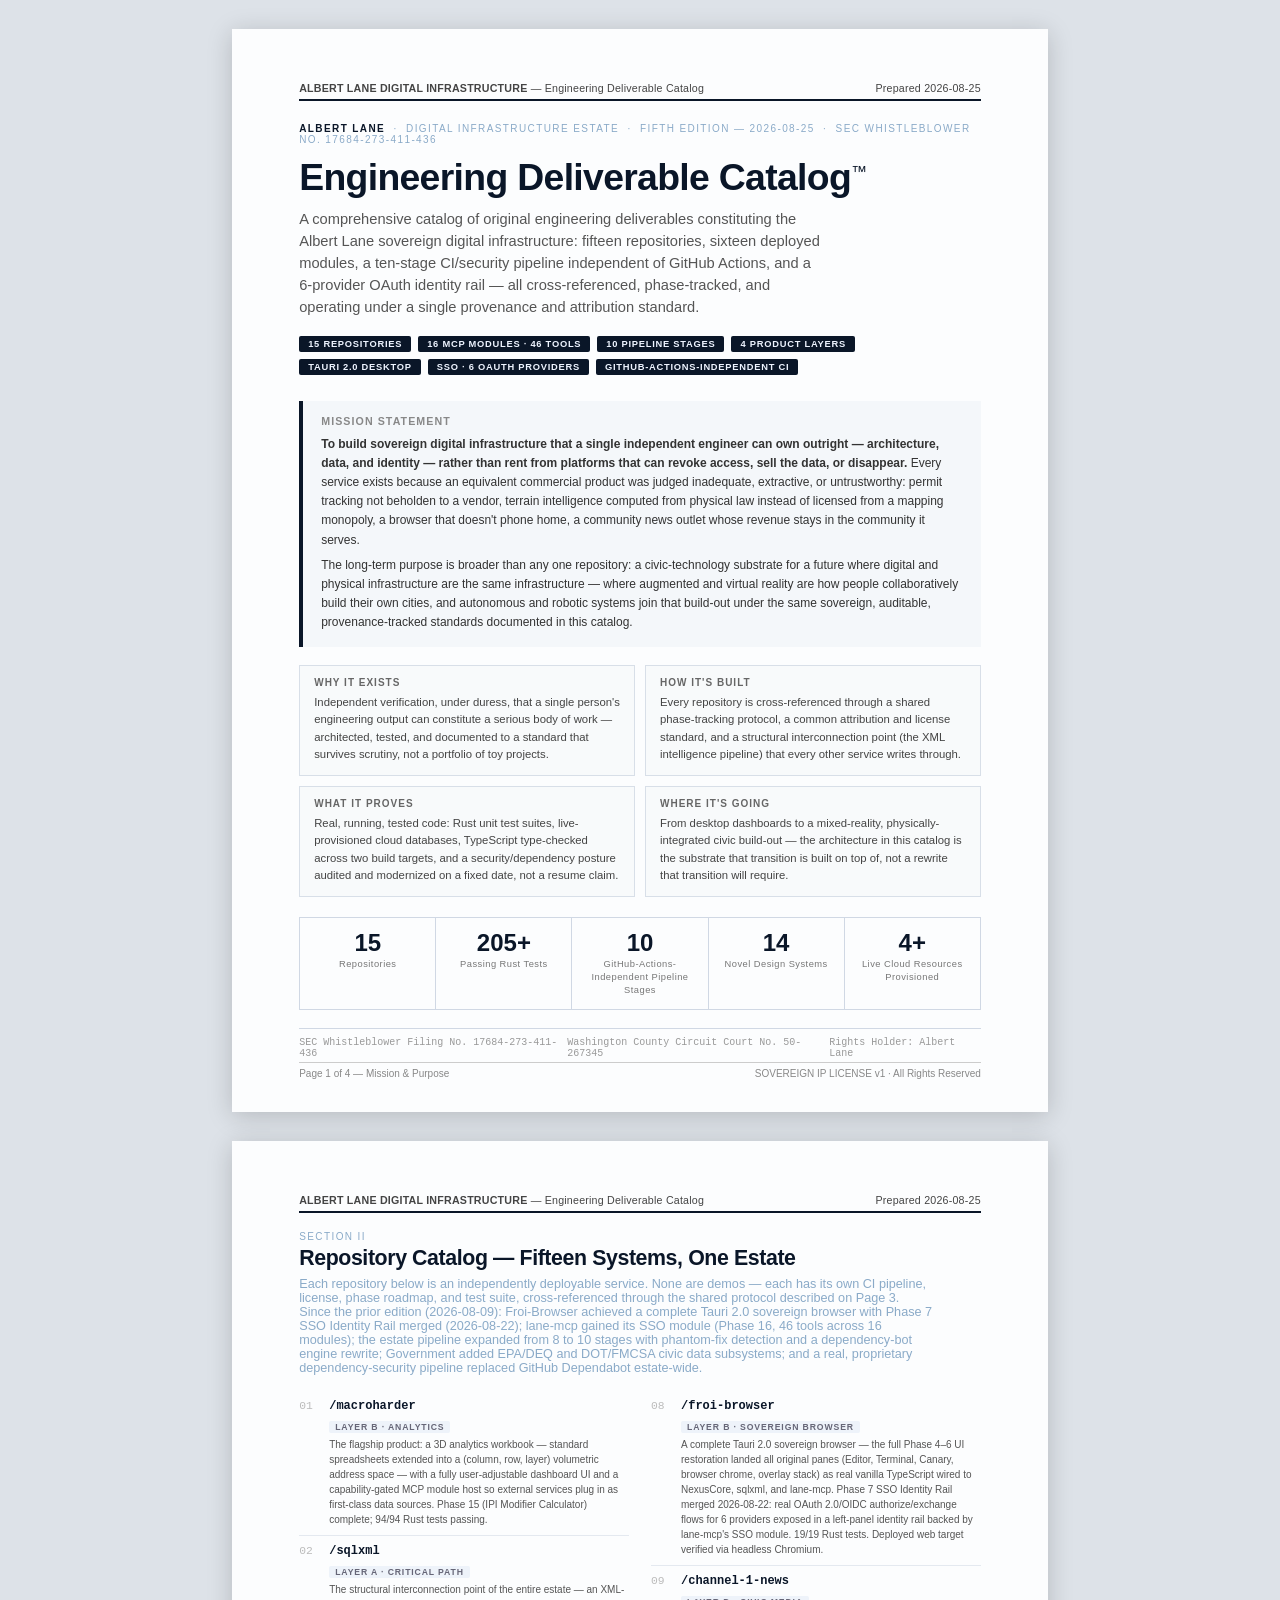
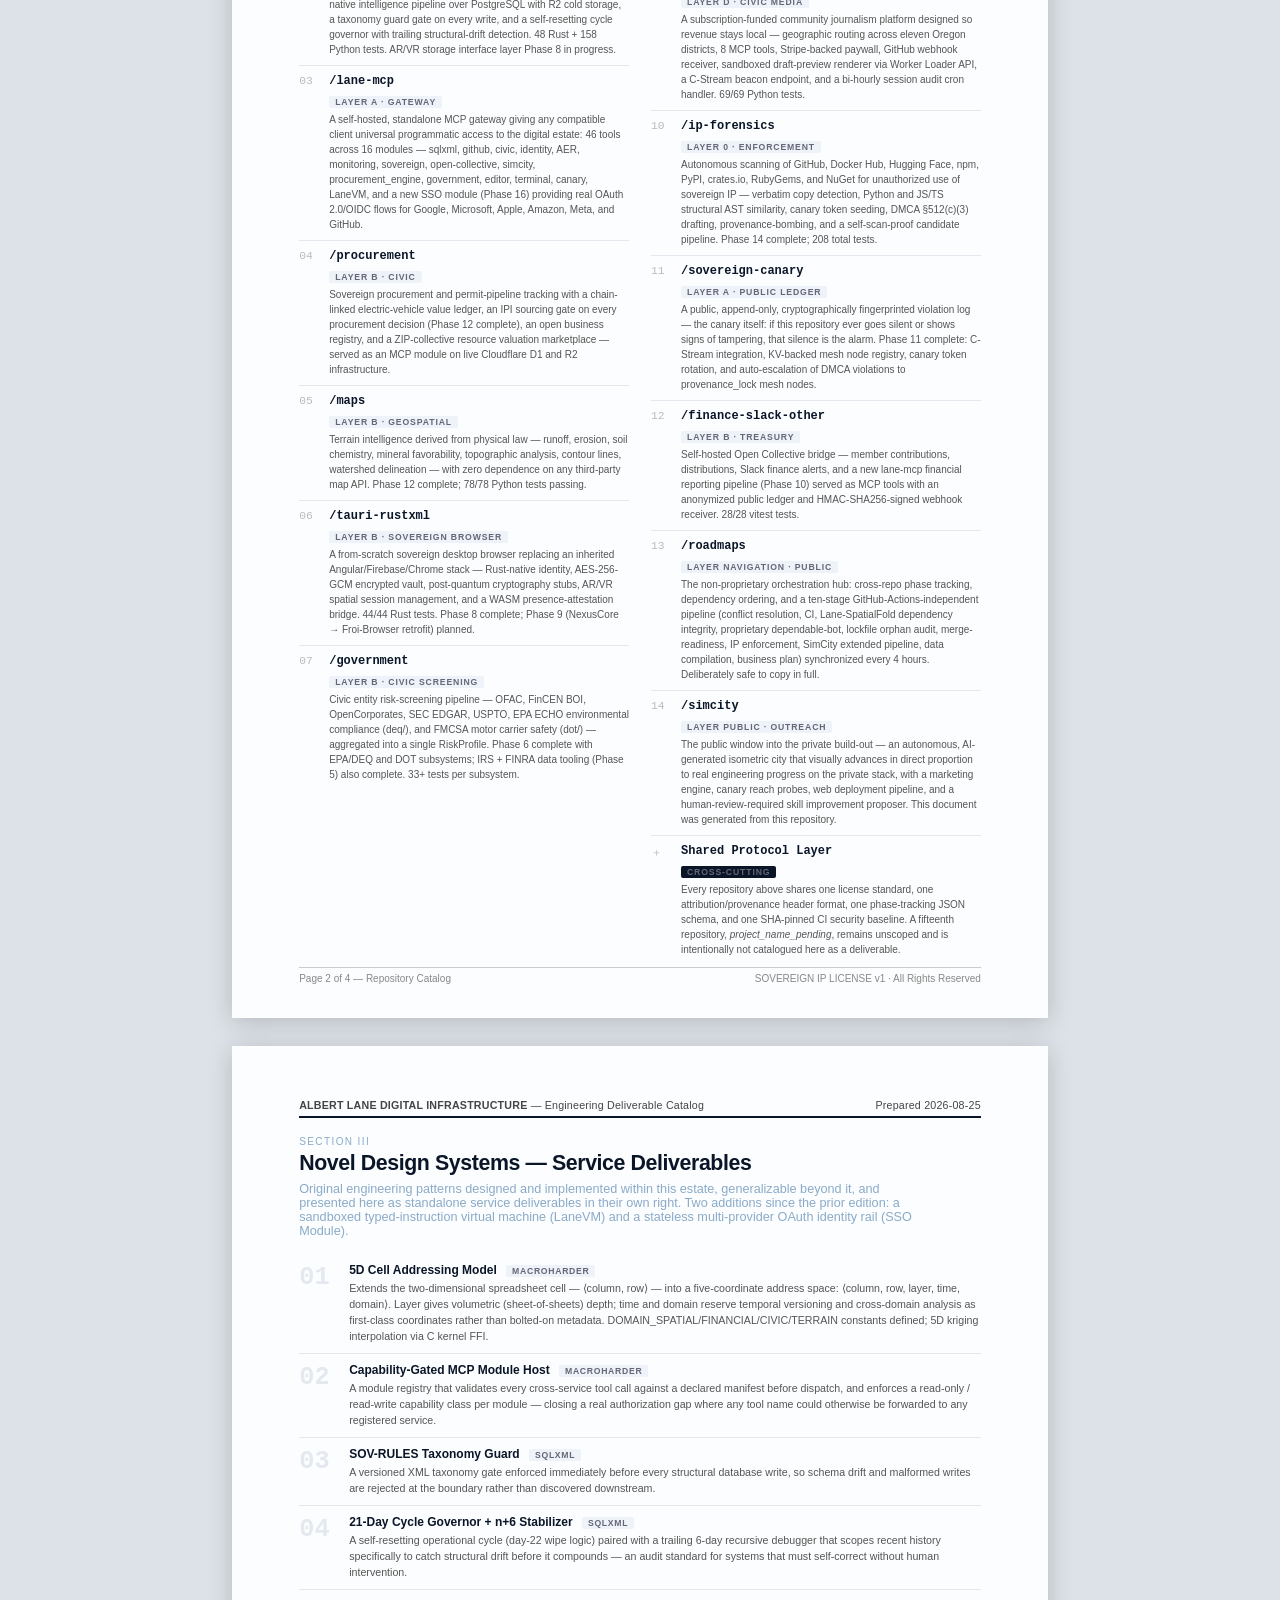
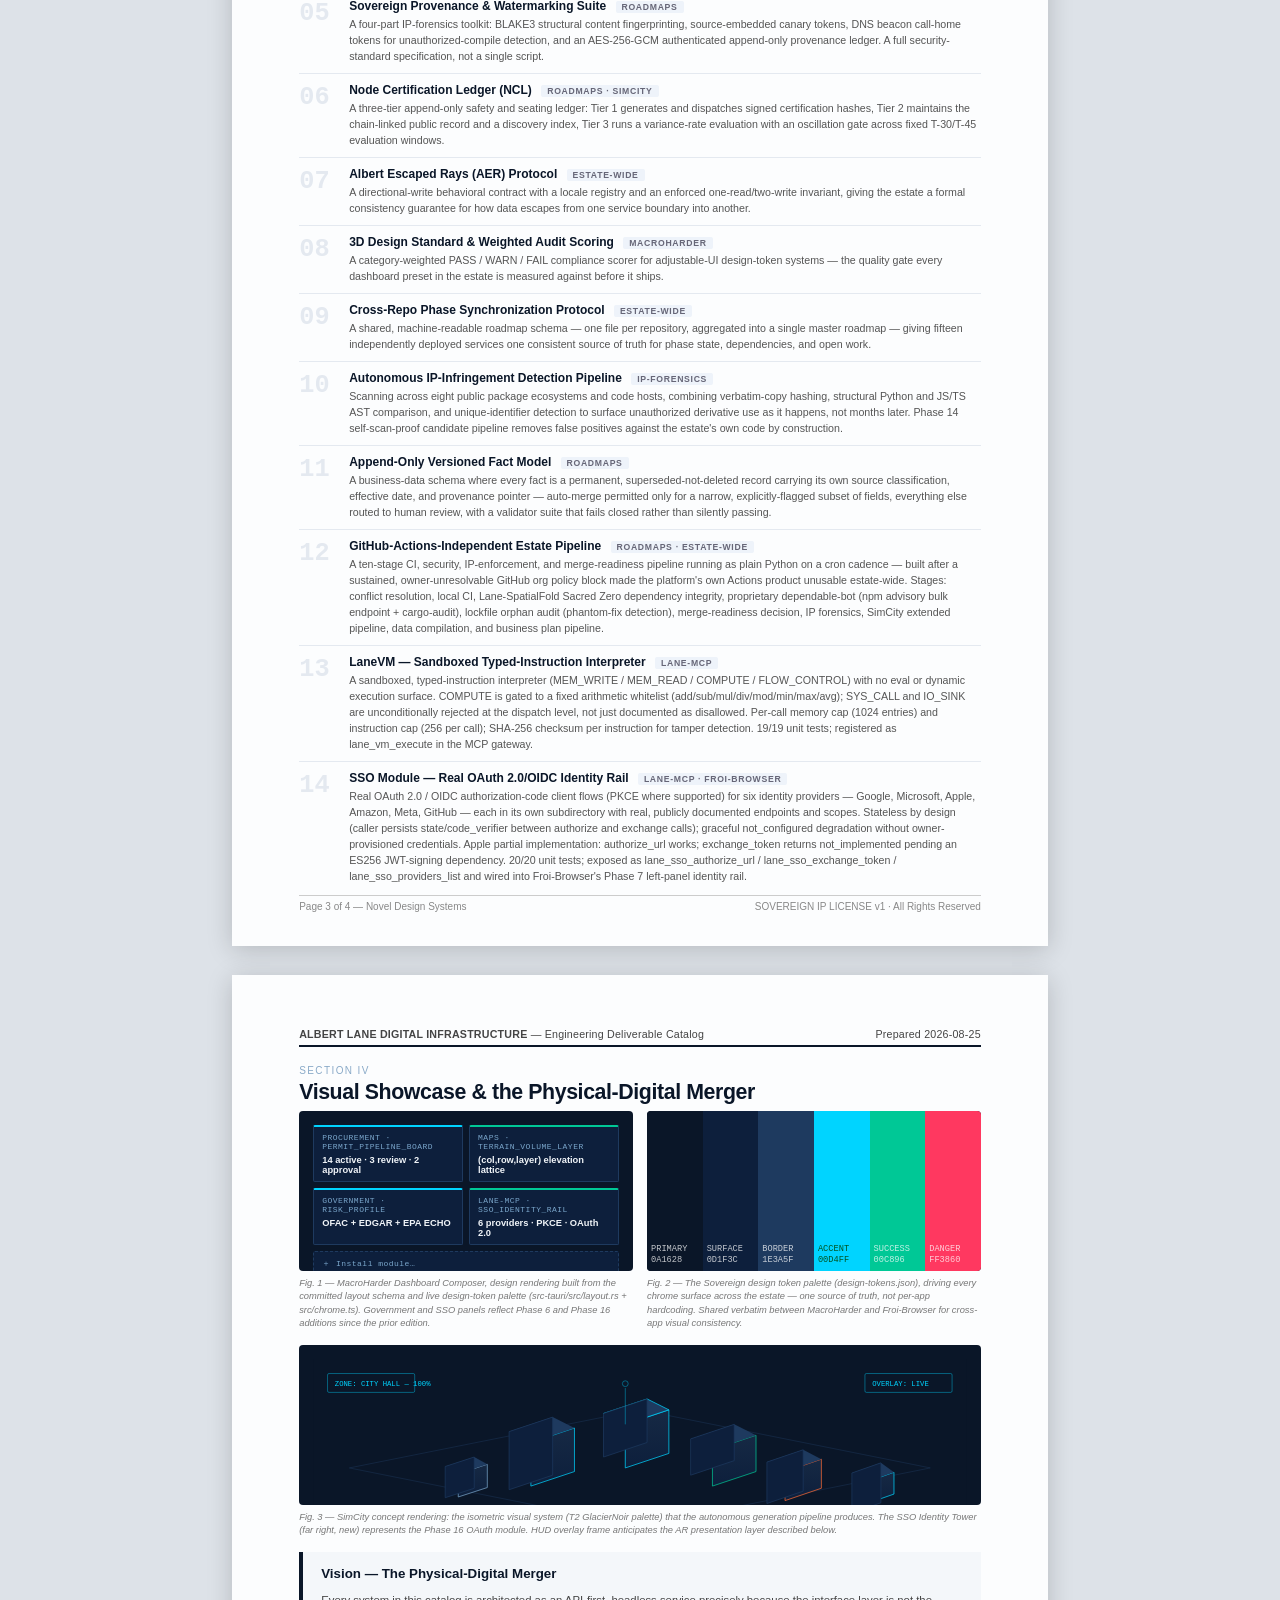
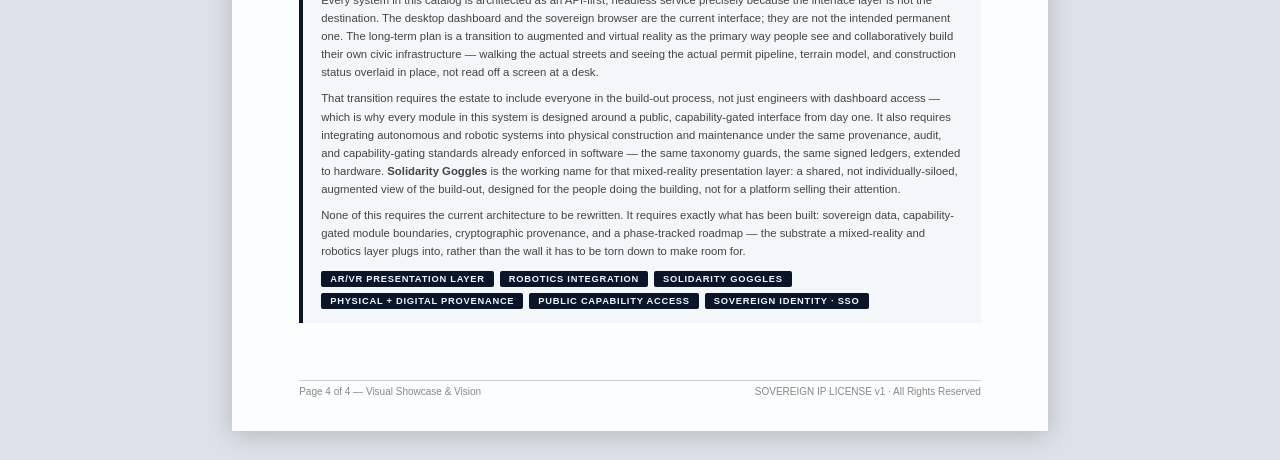
<file: docs/catalog/deliverable-catalog-2026-08-25.html>
<!doctype html>
<html lang="en">
<head>
<meta charset="utf-8">
<title>Albert Lane — Engineering Deliverable Catalog (2026-08-25)</title>
<style>
/* ============================================================
   PRINT-PAGE LAYOUT — Letter 8.5 × 11 in, 4 pages
   ============================================================ */
*, *::before, *::after { box-sizing: border-box; margin: 0; padding: 0; }

:root {
  --ink:       #0A1628;
  --surface:   #0D1F3C;
  --border:    #1E3A5F;
  --accent:    #00D4FF;
  --success:   #00C896;
  --danger:    #FF3860;
  --warm:      #FF6B35;
  --muted:     #7BA7CC;
  --text:      #F0F4F8;
  --text-dim:  #8AAAC8;
  --paper:     #FCFDFE;
  --mono:      'Courier New', Courier, monospace;
  --sans:      'Helvetica Neue', Helvetica, Arial, sans-serif;
}

body {
  background: #DDE2E8;
  font-family: var(--sans);
  color: var(--ink);
}

/* ---- Page shell ---- */
.page {
  width: 8.5in;
  min-height: 11in;
  background: var(--paper);
  margin: 0.3in auto;
  padding: 0.55in 0.7in;
  position: relative;
  page-break-after: always;
  box-shadow: 0 4px 24px rgba(0,0,0,0.18);
  overflow: hidden;
}

/* ---- Running header ---- */
.doc-header {
  display: flex;
  justify-content: space-between;
  align-items: baseline;
  border-bottom: 1.5pt solid var(--ink);
  padding-bottom: 5px;
  margin-bottom: 18px;
  font-size: 8pt;
  letter-spacing: 0.02em;
  color: #444;
}

/* ---- Footer strip ---- */
.footer-strip {
  position: absolute;
  bottom: 0.35in;
  left: 0.7in;
  right: 0.7in;
  display: flex;
  justify-content: space-between;
  font-size: 7.5pt;
  color: #888;
  border-top: 0.5pt solid #ccc;
  padding-top: 5px;
}

/* ============================================================
   PAGE 1 — COVER
   ============================================================ */
.cover-eyebrow {
  font-size: 7.5pt;
  letter-spacing: 0.14em;
  text-transform: uppercase;
  color: var(--text-dim);
  margin-bottom: 12px;
}
.cover-eyebrow span { color: var(--ink); font-weight: 600; }

.cover-title {
  font-size: 28pt;
  font-weight: 800;
  line-height: 1.08;
  letter-spacing: -0.5pt;
  color: var(--ink);
  margin-bottom: 10px;
}
.cover-title .tm { font-size: 12pt; vertical-align: super; font-weight: 400; letter-spacing: 0; }

.cover-subtitle {
  font-size: 11pt;
  color: #555;
  margin-bottom: 18px;
  max-width: 5.5in;
  line-height: 1.5;
}

.cover-badge-row {
  display: flex;
  flex-wrap: wrap;
  gap: 7px;
  margin-bottom: 26px;
}
.badge {
  background: var(--ink);
  color: #eef4ff;
  font-size: 7pt;
  letter-spacing: 0.08em;
  padding: 3px 9px;
  border-radius: 2px;
  font-weight: 600;
  text-transform: uppercase;
}

.mission-block {
  background: #F4F7FA;
  border-left: 3pt solid var(--ink);
  padding: 14px 18px;
  margin-bottom: 18px;
}
.mission-block h2 {
  font-size: 8pt;
  letter-spacing: 0.1em;
  text-transform: uppercase;
  color: #888;
  margin-bottom: 8px;
}
.mission-block p {
  font-size: 9pt;
  line-height: 1.6;
  color: #333;
  margin-bottom: 6px;
}
.mission-block p:last-child { margin-bottom: 0; }

.purpose-grid {
  display: grid;
  grid-template-columns: 1fr 1fr;
  gap: 10px;
  margin-bottom: 20px;
}
.purpose-card {
  background: #F8FAFB;
  border: 0.5pt solid #D8DFE8;
  padding: 11px 14px;
}
.purpose-card h3 {
  font-size: 7.5pt;
  letter-spacing: 0.1em;
  text-transform: uppercase;
  color: #666;
  margin-bottom: 6px;
}
.purpose-card p {
  font-size: 8.5pt;
  line-height: 1.55;
  color: #444;
}

.metrics-row {
  display: flex;
  gap: 0;
  border: 0.5pt solid #D0D8E4;
  margin-bottom: 18px;
}
.metric {
  flex: 1;
  text-align: center;
  padding: 12px 8px;
  border-right: 0.5pt solid #D0D8E4;
}
.metric:last-child { border-right: none; }
.metric .num {
  font-size: 18pt;
  font-weight: 800;
  color: var(--ink);
  line-height: 1.1;
}
.metric .lbl {
  font-size: 7pt;
  color: #777;
  letter-spacing: 0.05em;
  line-height: 1.4;
  margin-top: 2px;
}

.filing-block {
  display: flex;
  justify-content: space-between;
  font-size: 7.5pt;
  color: #999;
  border-top: 0.5pt solid #D0D8E4;
  padding-top: 8px;
  font-family: var(--mono);
}

/* ============================================================
   PAGE 2 — REPO CATALOG
   ============================================================ */
.page-kicker {
  font-size: 7.5pt;
  letter-spacing: 0.14em;
  text-transform: uppercase;
  color: var(--text-dim);
  margin-bottom: 4px;
}
.page-title {
  font-size: 16pt;
  font-weight: 800;
  color: var(--ink);
  margin-bottom: 6px;
  letter-spacing: -0.3pt;
}

.repo-columns {
  display: grid;
  grid-template-columns: 1fr 1fr;
  gap: 0 22px;
}
.repo-entry {
  display: flex;
  gap: 10px;
  padding: 8px 0;
  border-bottom: 0.5pt solid #E4E9F0;
}
.repo-index {
  font-family: var(--mono);
  font-size: 8.5pt;
  color: #bbb;
  min-width: 20px;
  padding-top: 1px;
}
.repo-name {
  font-family: var(--mono);
  font-size: 9pt;
  font-weight: 700;
  color: var(--ink);
  margin-bottom: 3px;
}
.repo-cat {
  display: inline-block;
  font-size: 6.5pt;
  letter-spacing: 0.1em;
  text-transform: uppercase;
  background: #EEF3FA;
  color: #667;
  padding: 1px 6px;
  border-radius: 2px;
  margin-bottom: 4px;
  font-weight: 600;
}
.repo-desc {
  font-size: 7.5pt;
  color: #555;
  line-height: 1.5;
}

/* ============================================================
   PAGE 3 — DESIGN SYSTEMS
   ============================================================ */
.design-list { display: flex; flex-direction: column; gap: 0; }
.design-item {
  display: flex;
  gap: 14px;
  padding: 9px 0;
  border-bottom: 0.5pt solid #E4E9F0;
}
.design-num {
  font-family: var(--mono);
  font-size: 19pt;
  font-weight: 800;
  color: #E4E9F0;
  min-width: 36px;
  line-height: 1;
  padding-top: 2px;
}
.design-title {
  font-size: 9pt;
  font-weight: 700;
  color: var(--ink);
  margin-bottom: 3px;
}
.tag {
  display: inline-block;
  font-size: 6.5pt;
  letter-spacing: 0.08em;
  text-transform: uppercase;
  background: #EEF3FA;
  color: #667;
  padding: 1px 6px;
  border-radius: 2px;
  font-weight: 600;
  margin-left: 6px;
  vertical-align: middle;
}
.design-desc {
  font-size: 8pt;
  color: #555;
  line-height: 1.5;
}

/* ============================================================
   PAGE 4 — VISUAL + VISION
   ============================================================ */
.visual-grid {
  display: grid;
  grid-template-columns: 1fr 1fr;
  gap: 14px;
  margin-bottom: 14px;
}
.visual-card { display: flex; flex-direction: column; gap: 6px; }
.render {
  background: var(--ink);
  border-radius: 4px;
  padding: 14px;
  height: 160px;
  overflow: hidden;
  position: relative;
}
.cap {
  font-size: 7pt;
  color: #777;
  line-height: 1.45;
  font-style: italic;
}

/* mock dashboard inside render */
.mock-dash {
  display: grid;
  grid-template-columns: 1fr 1fr;
  grid-template-rows: auto auto auto;
  gap: 6px;
  height: 100%;
}
.mock-panel {
  background: var(--surface);
  border: 0.5pt solid var(--border);
  border-radius: 2px;
  padding: 6px 8px;
  display: flex;
  flex-direction: column;
  gap: 4px;
}
.mock-panel.p1 { grid-column: 1; border-top: 1.5pt solid var(--accent); }
.mock-panel.p2 { grid-column: 2; border-top: 1.5pt solid var(--success); }
.mock-panel.p3 { grid-column: 1; border-top: 1.5pt solid var(--accent); }
.mock-panel.p4 { grid-column: 2; border-top: 1.5pt solid var(--success); }
.mock-panel.p5 { grid-column: 1/3; border: 1pt dashed var(--border); }
.mock-panel .t { font-family: var(--mono); font-size: 6pt; color: var(--muted); letter-spacing: 0.06em; }
.mock-panel .v { font-size: 7pt; color: var(--text); font-weight: 600; }

/* color palette swatch */
.palette-row { display: flex; height: 100%; }
.swatch {
  flex: 1;
  display: flex;
  align-items: flex-end;
  padding: 4px 4px;
}
.swatch span { font-family: var(--mono); font-size: 6.5pt; color: rgba(255,255,255,0.75); line-height: 1.3; }

/* vision block */
.vision-block {
  background: #F4F7FA;
  border-left: 3pt solid var(--ink);
  padding: 14px 18px;
  margin-top: 10px;
}
.vision-block h2 {
  font-size: 10pt;
  font-weight: 800;
  color: var(--ink);
  margin-bottom: 10px;
}
.vision-block p {
  font-size: 8.5pt;
  line-height: 1.6;
  color: #444;
  margin-bottom: 8px;
}
.vision-block p:last-of-type { margin-bottom: 10px; }
.vision-tags {
  display: flex;
  flex-wrap: wrap;
  gap: 6px;
}
.vision-tags span {
  font-size: 7pt;
  letter-spacing: 0.08em;
  text-transform: uppercase;
  background: var(--ink);
  color: #EEF4FF;
  padding: 3px 9px;
  border-radius: 2px;
  font-weight: 600;
}

@media print {
  body { background: none; }
  .page { margin: 0; box-shadow: none; }
}
</style>
</head>
<body>

<!-- ============================================================== -->
<!-- PAGE 1 — MISSION & PURPOSE                                       -->
<!-- ============================================================== -->
<section class="page">
  <div class="doc-header">
    <span><strong>ALBERT LANE DIGITAL INFRASTRUCTURE</strong> — Engineering Deliverable Catalog</span>
    <span>Prepared 2026-08-25</span>
  </div>

  <div style="padding-top:0.05in;">
    <div class="cover-eyebrow">
      <span>Albert Lane</span> &nbsp;·&nbsp; Digital Infrastructure Estate &nbsp;·&nbsp;
      Fifth Edition — 2026-08-25 &nbsp;·&nbsp; SEC Whistleblower No. 17684-273-411-436
    </div>

    <div class="cover-title">
      Engineering Deliverable Catalog<span class="tm">™</span>
    </div>

    <div class="cover-subtitle">
      A comprehensive catalog of original engineering deliverables constituting the Albert Lane sovereign digital infrastructure: fifteen repositories, sixteen deployed modules, a ten-stage CI/security pipeline independent of GitHub Actions, and a 6-provider OAuth identity rail — all cross-referenced, phase-tracked, and operating under a single provenance and attribution standard.
    </div>

    <div class="cover-badge-row">
      <span class="badge">15 Repositories</span>
      <span class="badge">16 MCP Modules · 46 Tools</span>
      <span class="badge">10 Pipeline Stages</span>
      <span class="badge">4 Product Layers</span>
      <span class="badge">Tauri 2.0 Desktop</span>
      <span class="badge">SSO · 6 OAuth Providers</span>
      <span class="badge">GitHub-Actions-Independent CI</span>
    </div>

    <div class="mission-block">
      <h2>Mission Statement</h2>
      <p><strong>To build sovereign digital infrastructure that a single independent engineer can own outright — architecture, data, and identity — rather than rent from platforms that can revoke access, sell the data, or disappear.</strong> Every service exists because an equivalent commercial product was judged inadequate, extractive, or untrustworthy: permit tracking not beholden to a vendor, terrain intelligence computed from physical law instead of licensed from a mapping monopoly, a browser that doesn't phone home, a community news outlet whose revenue stays in the community it serves.</p>
      <p>The long-term purpose is broader than any one repository: a civic-technology substrate for a future where digital and physical infrastructure are the same infrastructure — where augmented and virtual reality are how people collaboratively build their own cities, and autonomous and robotic systems join that build-out under the same sovereign, auditable, provenance-tracked standards documented in this catalog.</p>
    </div>

    <div class="purpose-grid">
      <div class="purpose-card">
        <h3>Why It Exists</h3>
        <p>Independent verification, under duress, that a single person's engineering output can constitute a serious body of work — architected, tested, and documented to a standard that survives scrutiny, not a portfolio of toy projects.</p>
      </div>
      <div class="purpose-card">
        <h3>How It's Built</h3>
        <p>Every repository is cross-referenced through a shared phase-tracking protocol, a common attribution and license standard, and a structural interconnection point (the XML intelligence pipeline) that every other service writes through.</p>
      </div>
      <div class="purpose-card">
        <h3>What It Proves</h3>
        <p>Real, running, tested code: Rust unit test suites, live-provisioned cloud databases, TypeScript type-checked across two build targets, and a security/dependency posture audited and modernized on a fixed date, not a resume claim.</p>
      </div>
      <div class="purpose-card">
        <h3>Where It's Going</h3>
        <p>From desktop dashboards to a mixed-reality, physically-integrated civic build-out — the architecture in this catalog is the substrate that transition is built on top of, not a rewrite that transition will require.</p>
      </div>
    </div>

    <div class="metrics-row">
      <div class="metric"><div class="num">15</div><div class="lbl">Repositories</div></div>
      <div class="metric"><div class="num">205+</div><div class="lbl">Passing Rust Tests</div></div>
      <div class="metric"><div class="num">10</div><div class="lbl">GitHub-Actions-Independent Pipeline Stages</div></div>
      <div class="metric"><div class="num">14</div><div class="lbl">Novel Design Systems</div></div>
      <div class="metric"><div class="num">4+</div><div class="lbl">Live Cloud Resources Provisioned</div></div>
    </div>

    <div class="filing-block">
      <span>SEC Whistleblower Filing No. 17684-273-411-436</span>
      <span>Washington County Circuit Court No. 50-267345</span>
      <span>Rights Holder: Albert Lane</span>
    </div>
  </div>

  <div class="footer-strip"><span>Page 1 of 4 — Mission &amp; Purpose</span><span>SOVEREIGN IP LICENSE v1 · All Rights Reserved</span></div>
</section>

<!-- ============================================================== -->
<!-- PAGE 2 — REPOSITORY CATALOG                                      -->
<!-- ============================================================== -->
<section class="page">
  <div class="doc-header">
    <span><strong>ALBERT LANE DIGITAL INFRASTRUCTURE</strong> — Engineering Deliverable Catalog</span>
    <span>Prepared 2026-08-25</span>
  </div>

  <div class="page-kicker">Section II</div>
  <div class="page-title">Repository Catalog — Fifteen Systems, One Estate</div>
  <p style="color:var(--text-dim);font-size:9.5pt;margin:6px 0 16px;max-width:6.6in;">Each repository below is an independently deployable service. None are demos — each has its own CI pipeline, license, phase roadmap, and test suite, cross-referenced through the shared protocol described on Page 3. Since the prior edition (2026-08-09): Froi-Browser achieved a complete Tauri 2.0 sovereign browser with Phase 7 SSO Identity Rail merged (2026-08-22); lane-mcp gained its SSO module (Phase 16, 46 tools across 16 modules); the estate pipeline expanded from 8 to 10 stages with phantom-fix detection and a dependency-bot engine rewrite; Government added EPA/DEQ and DOT/FMCSA civic data subsystems; and a real, proprietary dependency-security pipeline replaced GitHub Dependabot estate-wide.</p>

  <div class="repo-columns">
    <div class="repo-col-left">
      <div class="repo-entry">
        <div class="repo-index">01</div>
        <div class="repo-body">
          <div class="repo-name">/macroharder</div>
          <span class="repo-cat">Layer B · Analytics</span>
          <div class="repo-desc">The flagship product: a 3D analytics workbook — standard spreadsheets extended into a (column, row, layer) volumetric address space — with a fully user-adjustable dashboard UI and a capability-gated MCP module host so external services plug in as first-class data sources. Phase 15 (IPI Modifier Calculator) complete; 94/94 Rust tests passing.</div>
        </div>
      </div>
      <div class="repo-entry">
        <div class="repo-index">02</div>
        <div class="repo-body">
          <div class="repo-name">/sqlxml</div>
          <span class="repo-cat">Layer A · Critical Path</span>
          <div class="repo-desc">The structural interconnection point of the entire estate — an XML-native intelligence pipeline over PostgreSQL with R2 cold storage, a taxonomy guard gate on every write, and a self-resetting cycle governor with trailing structural-drift detection. 48 Rust + 158 Python tests. AR/VR storage interface layer Phase 8 in progress.</div>
        </div>
      </div>
      <div class="repo-entry">
        <div class="repo-index">03</div>
        <div class="repo-body">
          <div class="repo-name">/lane-mcp</div>
          <span class="repo-cat">Layer A · Gateway</span>
          <div class="repo-desc">A self-hosted, standalone MCP gateway giving any compatible client universal programmatic access to the digital estate: 46 tools across 16 modules — sqlxml, github, civic, identity, AER, monitoring, sovereign, open-collective, simcity, procurement_engine, government, editor, terminal, canary, LaneVM, and a new SSO module (Phase 16) providing real OAuth 2.0/OIDC flows for Google, Microsoft, Apple, Amazon, Meta, and GitHub.</div>
        </div>
      </div>
      <div class="repo-entry">
        <div class="repo-index">04</div>
        <div class="repo-body">
          <div class="repo-name">/procurement</div>
          <span class="repo-cat">Layer B · Civic</span>
          <div class="repo-desc">Sovereign procurement and permit-pipeline tracking with a chain-linked electric-vehicle value ledger, an IPI sourcing gate on every procurement decision (Phase 12 complete), an open business registry, and a ZIP-collective resource valuation marketplace — served as an MCP module on live Cloudflare D1 and R2 infrastructure.</div>
        </div>
      </div>
      <div class="repo-entry">
        <div class="repo-index">05</div>
        <div class="repo-body">
          <div class="repo-name">/maps</div>
          <span class="repo-cat">Layer B · Geospatial</span>
          <div class="repo-desc">Terrain intelligence derived from physical law — runoff, erosion, soil chemistry, mineral favorability, topographic analysis, contour lines, watershed delineation — with zero dependence on any third-party map API. Phase 12 complete; 78/78 Python tests passing.</div>
        </div>
      </div>
      <div class="repo-entry">
        <div class="repo-index">06</div>
        <div class="repo-body">
          <div class="repo-name">/tauri-rustxml</div>
          <span class="repo-cat">Layer B · Sovereign Browser</span>
          <div class="repo-desc">A from-scratch sovereign desktop browser replacing an inherited Angular/Firebase/Chrome stack — Rust-native identity, AES-256-GCM encrypted vault, post-quantum cryptography stubs, AR/VR spatial session management, and a WASM presence-attestation bridge. 44/44 Rust tests. Phase 8 complete; Phase 9 (NexusCore → Froi-Browser retrofit) planned.</div>
        </div>
      </div>
      <div class="repo-entry" style="border-bottom:none;">
        <div class="repo-index">07</div>
        <div class="repo-body">
          <div class="repo-name">/government</div>
          <span class="repo-cat">Layer B · Civic Screening</span>
          <div class="repo-desc">Civic entity risk-screening pipeline — OFAC, FinCEN BOI, OpenCorporates, SEC EDGAR, USPTO, EPA ECHO environmental compliance (deq/), and FMCSA motor carrier safety (dot/) — aggregated into a single RiskProfile. Phase 6 complete with EPA/DEQ and DOT subsystems; IRS + FINRA data tooling (Phase 5) also complete. 33+ tests per subsystem.</div>
        </div>
      </div>
    </div>

    <div class="repo-col-right">
      <div class="repo-entry">
        <div class="repo-index">08</div>
        <div class="repo-body">
          <div class="repo-name">/froi-browser</div>
          <span class="repo-cat">Layer B · Sovereign Browser</span>
          <div class="repo-desc">A complete Tauri 2.0 sovereign browser — the full Phase 4–6 UI restoration landed all original panes (Editor, Terminal, Canary, browser chrome, overlay stack) as real vanilla TypeScript wired to NexusCore, sqlxml, and lane-mcp. Phase 7 SSO Identity Rail merged 2026-08-22: real OAuth 2.0/OIDC authorize/exchange flows for 6 providers exposed in a left-panel identity rail backed by lane-mcp's SSO module. 19/19 Rust tests. Deployed web target verified via headless Chromium.</div>
        </div>
      </div>
      <div class="repo-entry">
        <div class="repo-index">09</div>
        <div class="repo-body">
          <div class="repo-name">/channel-1-news</div>
          <span class="repo-cat">Layer D · Civic Media</span>
          <div class="repo-desc">A subscription-funded community journalism platform designed so revenue stays local — geographic routing across eleven Oregon districts, 8 MCP tools, Stripe-backed paywall, GitHub webhook receiver, sandboxed draft-preview renderer via Worker Loader API, a C-Stream beacon endpoint, and a bi-hourly session audit cron handler. 69/69 Python tests.</div>
        </div>
      </div>
      <div class="repo-entry">
        <div class="repo-index">10</div>
        <div class="repo-body">
          <div class="repo-name">/ip-forensics</div>
          <span class="repo-cat">Layer 0 · Enforcement</span>
          <div class="repo-desc">Autonomous scanning of GitHub, Docker Hub, Hugging Face, npm, PyPI, crates.io, RubyGems, and NuGet for unauthorized use of sovereign IP — verbatim copy detection, Python and JS/TS structural AST similarity, canary token seeding, DMCA §512(c)(3) drafting, provenance-bombing, and a self-scan-proof candidate pipeline. Phase 14 complete; 208 total tests.</div>
        </div>
      </div>
      <div class="repo-entry">
        <div class="repo-index">11</div>
        <div class="repo-body">
          <div class="repo-name">/sovereign-canary</div>
          <span class="repo-cat">Layer A · Public Ledger</span>
          <div class="repo-desc">A public, append-only, cryptographically fingerprinted violation log — the canary itself: if this repository ever goes silent or shows signs of tampering, that silence is the alarm. Phase 11 complete: C-Stream integration, KV-backed mesh node registry, canary token rotation, and auto-escalation of DMCA violations to provenance_lock mesh nodes.</div>
        </div>
      </div>
      <div class="repo-entry">
        <div class="repo-index">12</div>
        <div class="repo-body">
          <div class="repo-name">/finance-slack-other</div>
          <span class="repo-cat">Layer B · Treasury</span>
          <div class="repo-desc">Self-hosted Open Collective bridge — member contributions, distributions, Slack finance alerts, and a new lane-mcp financial reporting pipeline (Phase 10) served as MCP tools with an anonymized public ledger and HMAC-SHA256-signed webhook receiver. 28/28 vitest tests.</div>
        </div>
      </div>
      <div class="repo-entry">
        <div class="repo-index">13</div>
        <div class="repo-body">
          <div class="repo-name">/roadmaps</div>
          <span class="repo-cat">Layer Navigation · Public</span>
          <div class="repo-desc">The non-proprietary orchestration hub: cross-repo phase tracking, dependency ordering, and a ten-stage GitHub-Actions-independent pipeline (conflict resolution, CI, Lane-SpatialFold dependency integrity, proprietary dependable-bot, lockfile orphan audit, merge-readiness, IP enforcement, SimCity extended pipeline, data compilation, business plan) synchronized every 4 hours. Deliberately safe to copy in full.</div>
        </div>
      </div>
      <div class="repo-entry">
        <div class="repo-index">14</div>
        <div class="repo-body">
          <div class="repo-name">/simcity</div>
          <span class="repo-cat">Layer Public · Outreach</span>
          <div class="repo-desc">The public window into the private build-out — an autonomous, AI-generated isometric city that visually advances in direct proportion to real engineering progress on the private stack, with a marketing engine, canary reach probes, web deployment pipeline, and a human-review-required skill improvement proposer. This document was generated from this repository.</div>
        </div>
      </div>
      <div class="repo-entry" style="border-bottom:none;">
        <div class="repo-index">＋</div>
        <div class="repo-body">
          <div class="repo-name">Shared Protocol Layer</div>
          <span class="repo-cat" style="background:var(--ink);">Cross-Cutting</span>
          <div class="repo-desc">Every repository above shares one license standard, one attribution/provenance header format, one phase-tracking JSON schema, and one SHA-pinned CI security baseline. A fifteenth repository, <em>project_name_pending</em>, remains unscoped and is intentionally not catalogued here as a deliverable.</div>
        </div>
      </div>
    </div>
  </div>

  <div class="footer-strip"><span>Page 2 of 4 — Repository Catalog</span><span>SOVEREIGN IP LICENSE v1 · All Rights Reserved</span></div>
</section>

<!-- ============================================================== -->
<!-- PAGE 3 — NOVEL DESIGN / SERVICE DELIVERABLES                     -->
<!-- ============================================================== -->
<section class="page">
  <div class="doc-header">
    <span><strong>ALBERT LANE DIGITAL INFRASTRUCTURE</strong> — Engineering Deliverable Catalog</span>
    <span>Prepared 2026-08-25</span>
  </div>

  <div class="page-kicker">Section III</div>
  <div class="page-title">Novel Design Systems — Service Deliverables</div>
  <p style="color:var(--text-dim);font-size:9.5pt;margin:6px 0 16px;max-width:6.6in;">Original engineering patterns designed and implemented within this estate, generalizable beyond it, and presented here as standalone service deliverables in their own right. Two additions since the prior edition: a sandboxed typed-instruction virtual machine (LaneVM) and a stateless multi-provider OAuth identity rail (SSO Module).</p>

  <div class="design-list">
    <div class="design-item">
      <div class="design-num">01</div>
      <div>
        <div class="design-title">5D Cell Addressing Model <span class="tag">MacroHarder</span></div>
        <div class="design-desc">Extends the two-dimensional spreadsheet cell — ⟨column, row⟩ — into a five-coordinate address space: ⟨column, row, layer, time, domain⟩. Layer gives volumetric (sheet-of-sheets) depth; time and domain reserve temporal versioning and cross-domain analysis as first-class coordinates rather than bolted-on metadata. DOMAIN_SPATIAL/FINANCIAL/CIVIC/TERRAIN constants defined; 5D kriging interpolation via C kernel FFI.</div>
      </div>
    </div>
    <div class="design-item">
      <div class="design-num">02</div>
      <div>
        <div class="design-title">Capability-Gated MCP Module Host <span class="tag">MacroHarder</span></div>
        <div class="design-desc">A module registry that validates every cross-service tool call against a declared manifest before dispatch, and enforces a read-only / read-write capability class per module — closing a real authorization gap where any tool name could otherwise be forwarded to any registered service.</div>
      </div>
    </div>
    <div class="design-item">
      <div class="design-num">03</div>
      <div>
        <div class="design-title">SOV-RULES Taxonomy Guard <span class="tag">SQLXML</span></div>
        <div class="design-desc">A versioned XML taxonomy gate enforced immediately before every structural database write, so schema drift and malformed writes are rejected at the boundary rather than discovered downstream.</div>
      </div>
    </div>
    <div class="design-item">
      <div class="design-num">04</div>
      <div>
        <div class="design-title">21-Day Cycle Governor + n+6 Stabilizer <span class="tag">SQLXML</span></div>
        <div class="design-desc">A self-resetting operational cycle (day-22 wipe logic) paired with a trailing 6-day recursive debugger that scopes recent history specifically to catch structural drift before it compounds — an audit standard for systems that must self-correct without human intervention.</div>
      </div>
    </div>
    <div class="design-item">
      <div class="design-num">05</div>
      <div>
        <div class="design-title">Sovereign Provenance &amp; Watermarking Suite <span class="tag">RoadMaps</span></div>
        <div class="design-desc">A four-part IP-forensics toolkit: BLAKE3 structural content fingerprinting, source-embedded canary tokens, DNS beacon call-home tokens for unauthorized-compile detection, and an AES-256-GCM authenticated append-only provenance ledger. A full security-standard specification, not a single script.</div>
      </div>
    </div>
    <div class="design-item">
      <div class="design-num">06</div>
      <div>
        <div class="design-title">Node Certification Ledger (NCL) <span class="tag">RoadMaps · SimCity</span></div>
        <div class="design-desc">A three-tier append-only safety and seating ledger: Tier 1 generates and dispatches signed certification hashes, Tier 2 maintains the chain-linked public record and a discovery index, Tier 3 runs a variance-rate evaluation with an oscillation gate across fixed T-30/T-45 evaluation windows.</div>
      </div>
    </div>
    <div class="design-item">
      <div class="design-num">07</div>
      <div>
        <div class="design-title">Albert Escaped Rays (AER) Protocol <span class="tag">Estate-wide</span></div>
        <div class="design-desc">A directional-write behavioral contract with a locale registry and an enforced one-read/two-write invariant, giving the estate a formal consistency guarantee for how data escapes from one service boundary into another.</div>
      </div>
    </div>
    <div class="design-item">
      <div class="design-num">08</div>
      <div>
        <div class="design-title">3D Design Standard &amp; Weighted Audit Scoring <span class="tag">MacroHarder</span></div>
        <div class="design-desc">A category-weighted PASS / WARN / FAIL compliance scorer for adjustable-UI design-token systems — the quality gate every dashboard preset in the estate is measured against before it ships.</div>
      </div>
    </div>
    <div class="design-item">
      <div class="design-num">09</div>
      <div>
        <div class="design-title">Cross-Repo Phase Synchronization Protocol <span class="tag">Estate-wide</span></div>
        <div class="design-desc">A shared, machine-readable roadmap schema — one file per repository, aggregated into a single master roadmap — giving fifteen independently deployed services one consistent source of truth for phase state, dependencies, and open work.</div>
      </div>
    </div>
    <div class="design-item">
      <div class="design-num">10</div>
      <div>
        <div class="design-title">Autonomous IP-Infringement Detection Pipeline <span class="tag">IP-Forensics</span></div>
        <div class="design-desc">Scanning across eight public package ecosystems and code hosts, combining verbatim-copy hashing, structural Python and JS/TS AST comparison, and unique-identifier detection to surface unauthorized derivative use as it happens, not months later. Phase 14 self-scan-proof candidate pipeline removes false positives against the estate's own code by construction.</div>
      </div>
    </div>
    <div class="design-item">
      <div class="design-num">11</div>
      <div>
        <div class="design-title">Append-Only Versioned Fact Model <span class="tag">RoadMaps</span></div>
        <div class="design-desc">A business-data schema where every fact is a permanent, superseded-not-deleted record carrying its own source classification, effective date, and provenance pointer — auto-merge permitted only for a narrow, explicitly-flagged subset of fields, everything else routed to human review, with a validator suite that fails closed rather than silently passing.</div>
      </div>
    </div>
    <div class="design-item">
      <div class="design-num">12</div>
      <div>
        <div class="design-title">GitHub-Actions-Independent Estate Pipeline <span class="tag">RoadMaps · Estate-wide</span></div>
        <div class="design-desc">A ten-stage CI, security, IP-enforcement, and merge-readiness pipeline running as plain Python on a cron cadence — built after a sustained, owner-unresolvable GitHub org policy block made the platform's own Actions product unusable estate-wide. Stages: conflict resolution, local CI, Lane-SpatialFold Sacred Zero dependency integrity, proprietary dependable-bot (npm advisory bulk endpoint + cargo-audit), lockfile orphan audit (phantom-fix detection), merge-readiness decision, IP forensics, SimCity extended pipeline, data compilation, and business plan pipeline.</div>
      </div>
    </div>
    <div class="design-item">
      <div class="design-num">13</div>
      <div>
        <div class="design-title">LaneVM — Sandboxed Typed-Instruction Interpreter <span class="tag">lane-mcp</span></div>
        <div class="design-desc">A sandboxed, typed-instruction interpreter (MEM_WRITE / MEM_READ / COMPUTE / FLOW_CONTROL) with no eval or dynamic execution surface. COMPUTE is gated to a fixed arithmetic whitelist (add/sub/mul/div/mod/min/max/avg); SYS_CALL and IO_SINK are unconditionally rejected at the dispatch level, not just documented as disallowed. Per-call memory cap (1024 entries) and instruction cap (256 per call); SHA-256 checksum per instruction for tamper detection. 19/19 unit tests; registered as lane_vm_execute in the MCP gateway.</div>
      </div>
    </div>
    <div class="design-item" style="border-bottom:none;">
      <div class="design-num">14</div>
      <div>
        <div class="design-title">SSO Module — Real OAuth 2.0/OIDC Identity Rail <span class="tag">lane-mcp · Froi-Browser</span></div>
        <div class="design-desc">Real OAuth 2.0 / OIDC authorization-code client flows (PKCE where supported) for six identity providers — Google, Microsoft, Apple, Amazon, Meta, GitHub — each in its own subdirectory with real, publicly documented endpoints and scopes. Stateless by design (caller persists state/code_verifier between authorize and exchange calls); graceful not_configured degradation without owner-provisioned credentials. Apple partial implementation: authorize_url works; exchange_token returns not_implemented pending an ES256 JWT-signing dependency. 20/20 unit tests; exposed as lane_sso_authorize_url / lane_sso_exchange_token / lane_sso_providers_list and wired into Froi-Browser's Phase 7 left-panel identity rail.</div>
      </div>
    </div>
  </div>

  <div class="footer-strip"><span>Page 3 of 4 — Novel Design Systems</span><span>SOVEREIGN IP LICENSE v1 · All Rights Reserved</span></div>
</section>

<!-- ============================================================== -->
<!-- PAGE 4 — VISUAL SHOWCASE + VISION                                 -->
<!-- ============================================================== -->
<section class="page">
  <div class="doc-header">
    <span><strong>ALBERT LANE DIGITAL INFRASTRUCTURE</strong> — Engineering Deliverable Catalog</span>
    <span>Prepared 2026-08-25</span>
  </div>

  <div class="page-kicker">Section IV</div>
  <div class="page-title">Visual Showcase &amp; the Physical-Digital Merger</div>

  <div class="visual-grid">
    <div class="visual-card">
      <div class="render">
        <div class="mock-dash">
          <div class="mock-panel p1"><div class="t">PROCUREMENT · PERMIT_PIPELINE_BOARD</div><div class="v">14 active · 3 review · 2 approval</div></div>
          <div class="mock-panel p2"><div class="t">MAPS · TERRAIN_VOLUME_LAYER</div><div class="v">(col,row,layer) elevation lattice</div></div>
          <div class="mock-panel p3"><div class="t">GOVERNMENT · RISK_PROFILE</div><div class="v">OFAC + EDGAR + EPA ECHO</div></div>
          <div class="mock-panel p4"><div class="t">LANE-MCP · SSO_IDENTITY_RAIL</div><div class="v">6 providers · PKCE · OAuth 2.0</div></div>
          <div class="mock-panel p5"><div class="t">＋ Install module…</div><div class="v">capability-gated registry · 46 tools</div></div>
        </div>
      </div>
      <div class="cap">Fig. 1 — MacroHarder Dashboard Composer, design rendering built from the committed layout schema and live design-token palette (src-tauri/src/layout.rs + src/chrome.ts). Government and SSO panels reflect Phase 6 and Phase 16 additions since the prior edition.</div>
    </div>

    <div class="visual-card">
      <div class="render" style="padding:0;">
        <div class="palette-row" style="height:100%;">
          <div class="swatch" style="background:#0A1628;"><span>PRIMARY<br>0A1628</span></div>
          <div class="swatch" style="background:#0D1F3C;"><span>SURFACE<br>0D1F3C</span></div>
          <div class="swatch" style="background:#1E3A5F;"><span>BORDER<br>1E3A5F</span></div>
          <div class="swatch" style="background:#00D4FF;color:#052;"><span style="color:#052;">ACCENT<br>00D4FF</span></div>
          <div class="swatch" style="background:#00C896;"><span>SUCCESS<br>00C896</span></div>
          <div class="swatch" style="background:#FF3860;"><span>DANGER<br>FF3860</span></div>
        </div>
      </div>
      <div class="cap">Fig. 2 — The Sovereign design token palette (design-tokens.json), driving every chrome surface across the estate — one source of truth, not per-app hardcoding. Shared verbatim between MacroHarder and Froi-Browser for cross-app visual consistency.</div>
    </div>
  </div>

  <div class="visual-card" style="margin-bottom:14px;">
    <div class="render">
      <svg viewBox="0 0 900 260" xmlns="http://www.w3.org/2000/svg" style="width:100%;height:auto;display:block;">
        <defs>
          <linearGradient id="bld" x1="0" y1="0" x2="0" y2="1">
            <stop offset="0%" stop-color="#162944"/>
            <stop offset="100%" stop-color="#0D1F3C"/>
          </linearGradient>
        </defs>
        <rect x="0" y="0" width="900" height="260" fill="#0A1628"/>
        <!-- ground grid -->
        <g stroke="#1E3A5F" stroke-width="1" opacity="0.6">
          <polygon points="450,230 850,150 450,70 50,150" fill="none"/>
        </g>
        <!-- isometric city blocks, T2 GlacierNoir palette -->
        <g>
          <!-- City Hall -->
          <polygon points="430,150 490,130 490,70 430,90" fill="url(#bld)" stroke="#00D4FF" stroke-width="1"/>
          <polygon points="430,90 490,70 460,55 400,75" fill="#1E3A5F" stroke="#00D4FF" stroke-width="1"/>
          <polygon points="400,75 460,55 460,115 400,135" fill="#0D1F3C" stroke="#1E3A5F" stroke-width="1"/>
          <!-- Gateway District -->
          <polygon points="550,175 610,155 610,105 550,125" fill="url(#bld)" stroke="#00C896" stroke-width="1"/>
          <polygon points="550,125 610,105 580,90 520,110" fill="#1E3A5F"/>
          <polygon points="520,110 580,90 580,140 520,160" fill="#0D1F3C" stroke="#1E3A5F" stroke-width="1"/>
          <!-- Intelligence Core -->
          <polygon points="300,175 360,155 360,95 300,115" fill="url(#bld)" stroke="#00D4FF" stroke-width="1"/>
          <polygon points="300,115 360,95 330,80 270,100" fill="#1E3A5F"/>
          <polygon points="270,100 330,80 330,160 270,180" fill="#0D1F3C" stroke="#1E3A5F" stroke-width="1"/>
          <!-- Sovereign Quarters -->
          <polygon points="650,195 700,178 700,138 650,155" fill="url(#bld)" stroke="#FF6B35" stroke-width="1"/>
          <polygon points="650,155 700,138 675,125 625,142" fill="#1E3A5F"/>
          <polygon points="625,142 675,125 675,182 625,199" fill="#0D1F3C" stroke="#1E3A5F" stroke-width="1"/>
          <!-- small block -->
          <polygon points="200,190 240,177 240,145 200,158" fill="url(#bld)" stroke="#7BA7CC" stroke-width="1"/>
          <polygon points="200,158 240,145 222,135 182,148" fill="#1E3A5F"/>
          <polygon points="182,148 222,135 222,178 182,191" fill="#0D1F3C" stroke="#1E3A5F" stroke-width="1"/>
          <!-- SSO Identity Tower (new — Phase 16) -->
          <polygon points="760,200 800,186 800,156 760,170" fill="url(#bld)" stroke="#00D4FF" stroke-width="1"/>
          <polygon points="760,170 800,156 782,143 742,157" fill="#1E3A5F"/>
          <polygon points="742,157 782,143 782,198 742,212" fill="#0D1F3C" stroke="#1E3A5F" stroke-width="1"/>
        </g>
        <!-- HUD frame lines suggesting AR overlay -->
        <g stroke="#00D4FF" stroke-width="1" opacity="0.55" fill="none">
          <rect x="20" y="20" width="120" height="26" rx="2"/>
          <rect x="760" y="20" width="120" height="26" rx="2"/>
          <line x1="430" y1="90" x2="430" y2="40"/>
          <circle cx="430" cy="34" r="4"/>
        </g>
        <text x="30" y="37" fill="#00D4FF" font-family="Courier New, monospace" font-size="10">ZONE: CITY HALL — 100%</text>
        <text x="770" y="37" fill="#00D4FF" font-family="Courier New, monospace" font-size="10">OVERLAY: LIVE</text>
        <text x="450" y="252" fill="#7BA7CC" font-family="Courier New, monospace" font-size="11" text-anchor="middle">SIMCITY — T2 GLACIERNOIR — ISOMETRIC CONCEPT RENDERING — 2026-08-25</text>
      </svg>
    </div>
    <div class="cap">Fig. 3 — SimCity concept rendering: the isometric visual system (T2 GlacierNoir palette) that the autonomous generation pipeline produces. The SSO Identity Tower (far right, new) represents the Phase 16 OAuth module. HUD overlay frame anticipates the AR presentation layer described below.</div>
  </div>

  <div class="vision-block">
    <h2>Vision — The Physical-Digital Merger</h2>
    <p>Every system in this catalog is architected as an API-first, headless service precisely because the interface layer is not the destination. The desktop dashboard and the sovereign browser are the current interface; they are not the intended permanent one. The long-term plan is a transition to augmented and virtual reality as the primary way people see and collaboratively build their own civic infrastructure — walking the actual streets and seeing the actual permit pipeline, terrain model, and construction status overlaid in place, not read off a screen at a desk.</p>
    <p>That transition requires the estate to include everyone in the build-out process, not just engineers with dashboard access — which is why every module in this system is designed around a public, capability-gated interface from day one. It also requires integrating autonomous and robotic systems into physical construction and maintenance under the same provenance, audit, and capability-gating standards already enforced in software — the same taxonomy guards, the same signed ledgers, extended to hardware. <strong>Solidarity Goggles</strong> is the working name for that mixed-reality presentation layer: a shared, not individually-siloed, augmented view of the build-out, designed for the people doing the building, not for a platform selling their attention.</p>
    <p>None of this requires the current architecture to be rewritten. It requires exactly what has been built: sovereign data, capability-gated module boundaries, cryptographic provenance, and a phase-tracked roadmap — the substrate a mixed-reality and robotics layer plugs into, rather than the wall it has to be torn down to make room for.</p>
    <div class="vision-tags">
      <span>AR/VR Presentation Layer</span>
      <span>Robotics Integration</span>
      <span>Solidarity Goggles</span>
      <span>Physical + Digital Provenance</span>
      <span>Public Capability Access</span>
      <span>Sovereign Identity · SSO</span>
    </div>
  </div>

  <div class="footer-strip"><span>Page 4 of 4 — Visual Showcase &amp; Vision</span><span>SOVEREIGN IP LICENSE v1 · All Rights Reserved</span></div>
</section>

</body>
</html>
</file>
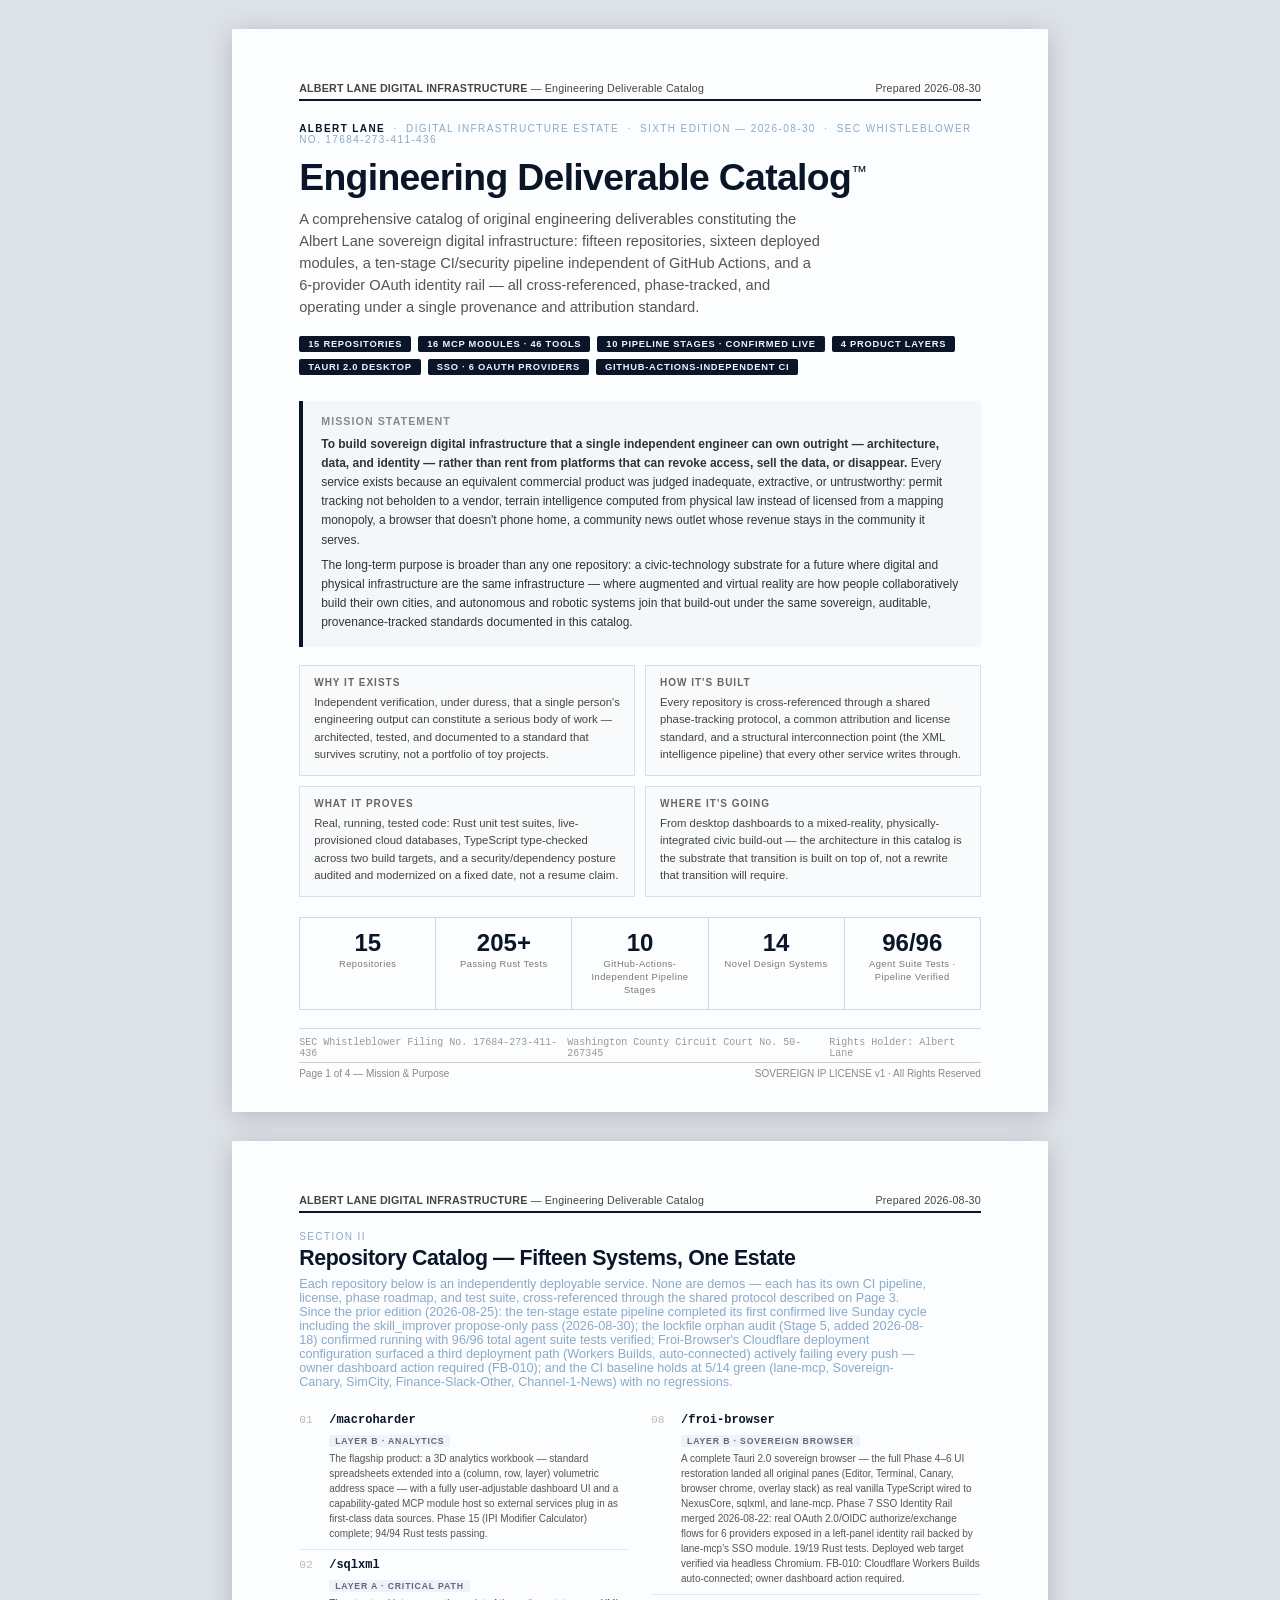
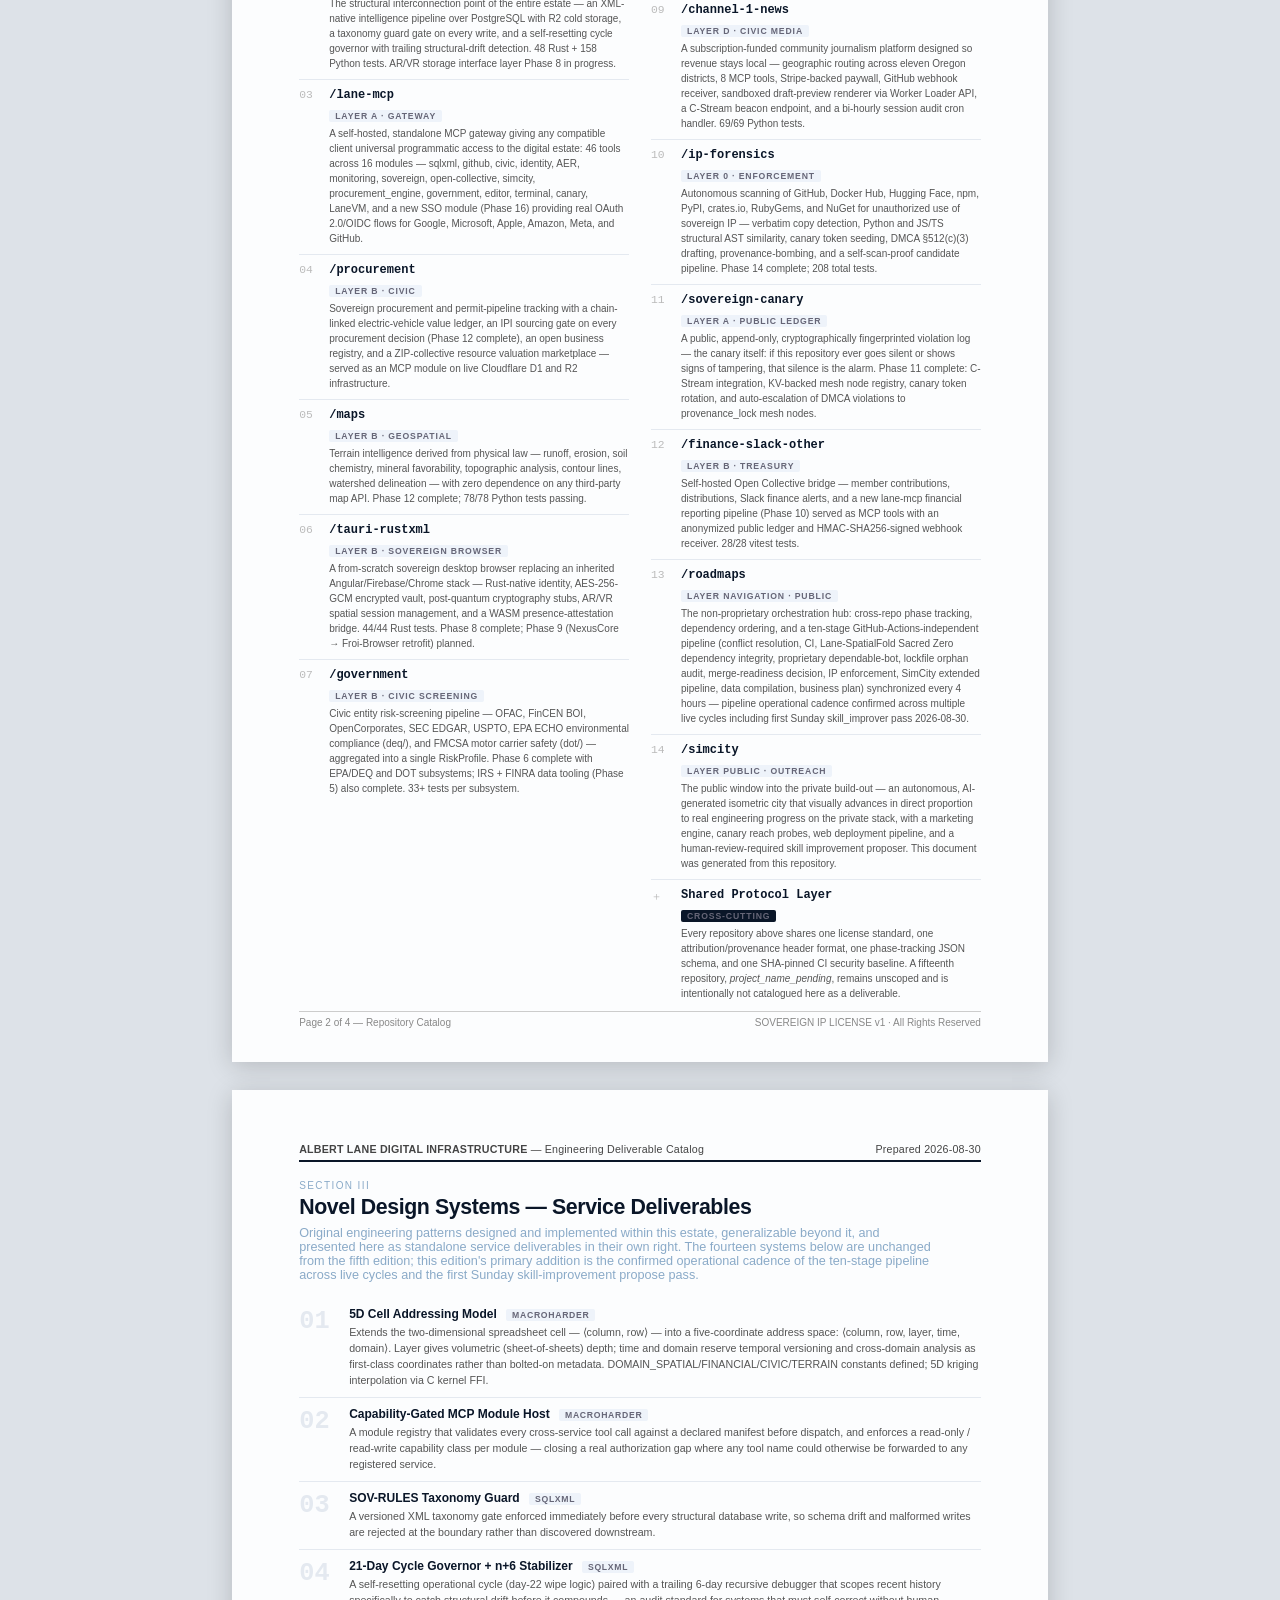
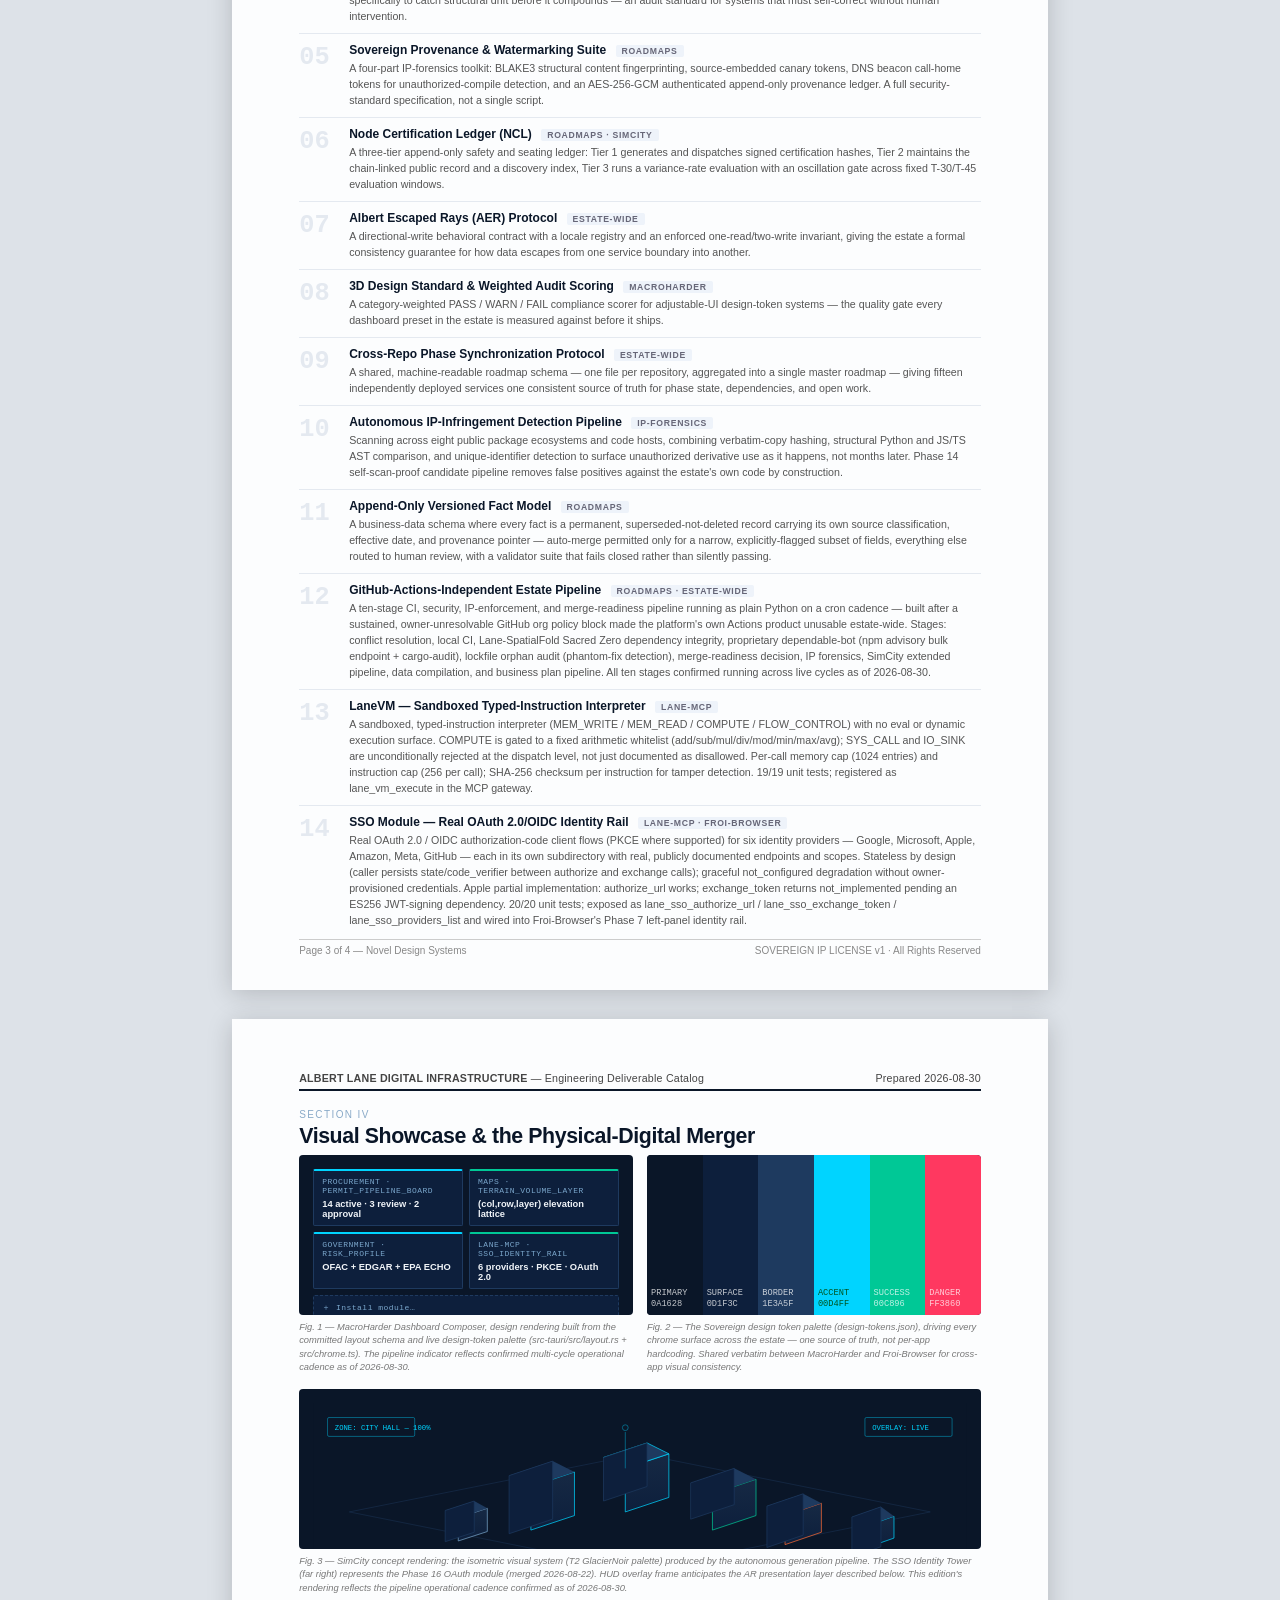
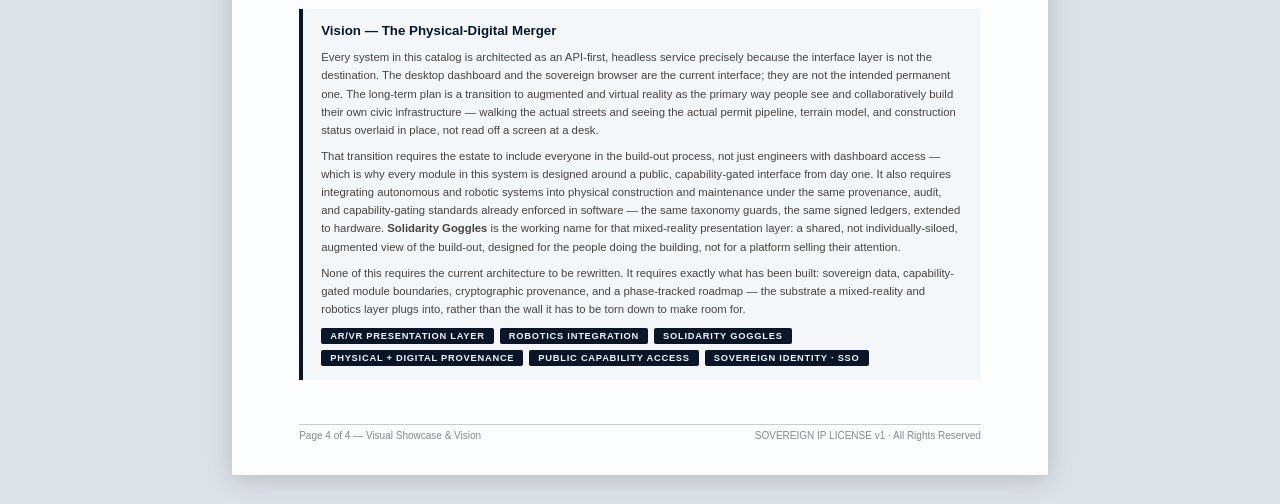
<file: docs/catalog/deliverable-catalog-2026-08-30.html>
<!doctype html>
<html lang="en">
<head>
<meta charset="utf-8">
<title>Albert Lane — Engineering Deliverable Catalog (2026-08-30)</title>
<style>
/* ============================================================
   PRINT-PAGE LAYOUT — Letter 8.5 × 11 in, 4 pages
   ============================================================ */
*, *::before, *::after { box-sizing: border-box; margin: 0; padding: 0; }

:root {
  --ink:       #0A1628;
  --surface:   #0D1F3C;
  --border:    #1E3A5F;
  --accent:    #00D4FF;
  --success:   #00C896;
  --danger:    #FF3860;
  --warm:      #FF6B35;
  --muted:     #7BA7CC;
  --text:      #F0F4F8;
  --text-dim:  #8AAAC8;
  --paper:     #FCFDFE;
  --mono:      'Courier New', Courier, monospace;
  --sans:      'Helvetica Neue', Helvetica, Arial, sans-serif;
}

body {
  background: #DDE2E8;
  font-family: var(--sans);
  color: var(--ink);
}

/* ---- Page shell ---- */
.page {
  width: 8.5in;
  min-height: 11in;
  background: var(--paper);
  margin: 0.3in auto;
  padding: 0.55in 0.7in;
  position: relative;
  page-break-after: always;
  box-shadow: 0 4px 24px rgba(0,0,0,0.18);
  overflow: hidden;
}

/* ---- Running header ---- */
.doc-header {
  display: flex;
  justify-content: space-between;
  align-items: baseline;
  border-bottom: 1.5pt solid var(--ink);
  padding-bottom: 5px;
  margin-bottom: 18px;
  font-size: 8pt;
  letter-spacing: 0.02em;
  color: #444;
}

/* ---- Footer strip ---- */
.footer-strip {
  position: absolute;
  bottom: 0.35in;
  left: 0.7in;
  right: 0.7in;
  display: flex;
  justify-content: space-between;
  font-size: 7.5pt;
  color: #888;
  border-top: 0.5pt solid #ccc;
  padding-top: 5px;
}

/* ============================================================
   PAGE 1 — COVER
   ============================================================ */
.cover-eyebrow {
  font-size: 7.5pt;
  letter-spacing: 0.14em;
  text-transform: uppercase;
  color: var(--text-dim);
  margin-bottom: 12px;
}
.cover-eyebrow span { color: var(--ink); font-weight: 600; }

.cover-title {
  font-size: 28pt;
  font-weight: 800;
  line-height: 1.08;
  letter-spacing: -0.5pt;
  color: var(--ink);
  margin-bottom: 10px;
}
.cover-title .tm { font-size: 12pt; vertical-align: super; font-weight: 400; letter-spacing: 0; }

.cover-subtitle {
  font-size: 11pt;
  color: #555;
  margin-bottom: 18px;
  max-width: 5.5in;
  line-height: 1.5;
}

.cover-badge-row {
  display: flex;
  flex-wrap: wrap;
  gap: 7px;
  margin-bottom: 26px;
}
.badge {
  background: var(--ink);
  color: #eef4ff;
  font-size: 7pt;
  letter-spacing: 0.08em;
  padding: 3px 9px;
  border-radius: 2px;
  font-weight: 600;
  text-transform: uppercase;
}

.mission-block {
  background: #F4F7FA;
  border-left: 3pt solid var(--ink);
  padding: 14px 18px;
  margin-bottom: 18px;
}
.mission-block h2 {
  font-size: 8pt;
  letter-spacing: 0.1em;
  text-transform: uppercase;
  color: #888;
  margin-bottom: 8px;
}
.mission-block p {
  font-size: 9pt;
  line-height: 1.6;
  color: #333;
  margin-bottom: 6px;
}
.mission-block p:last-child { margin-bottom: 0; }

.purpose-grid {
  display: grid;
  grid-template-columns: 1fr 1fr;
  gap: 10px;
  margin-bottom: 20px;
}
.purpose-card {
  background: #F8FAFB;
  border: 0.5pt solid #D8DFE8;
  padding: 11px 14px;
}
.purpose-card h3 {
  font-size: 7.5pt;
  letter-spacing: 0.1em;
  text-transform: uppercase;
  color: #666;
  margin-bottom: 6px;
}
.purpose-card p {
  font-size: 8.5pt;
  line-height: 1.55;
  color: #444;
}

.metrics-row {
  display: flex;
  gap: 0;
  border: 0.5pt solid #D0D8E4;
  margin-bottom: 18px;
}
.metric {
  flex: 1;
  text-align: center;
  padding: 12px 8px;
  border-right: 0.5pt solid #D0D8E4;
}
.metric:last-child { border-right: none; }
.metric .num {
  font-size: 18pt;
  font-weight: 800;
  color: var(--ink);
  line-height: 1.1;
}
.metric .lbl {
  font-size: 7pt;
  color: #777;
  letter-spacing: 0.05em;
  line-height: 1.4;
  margin-top: 2px;
}

.filing-block {
  display: flex;
  justify-content: space-between;
  font-size: 7.5pt;
  color: #999;
  border-top: 0.5pt solid #D0D8E4;
  padding-top: 8px;
  font-family: var(--mono);
}

/* ============================================================
   PAGE 2 — REPO CATALOG
   ============================================================ */
.page-kicker {
  font-size: 7.5pt;
  letter-spacing: 0.14em;
  text-transform: uppercase;
  color: var(--text-dim);
  margin-bottom: 4px;
}
.page-title {
  font-size: 16pt;
  font-weight: 800;
  color: var(--ink);
  margin-bottom: 6px;
  letter-spacing: -0.3pt;
}

.repo-columns {
  display: grid;
  grid-template-columns: 1fr 1fr;
  gap: 0 22px;
}
.repo-entry {
  display: flex;
  gap: 10px;
  padding: 8px 0;
  border-bottom: 0.5pt solid #E4E9F0;
}
.repo-index {
  font-family: var(--mono);
  font-size: 8.5pt;
  color: #bbb;
  min-width: 20px;
  padding-top: 1px;
}
.repo-name {
  font-family: var(--mono);
  font-size: 9pt;
  font-weight: 700;
  color: var(--ink);
  margin-bottom: 3px;
}
.repo-cat {
  display: inline-block;
  font-size: 6.5pt;
  letter-spacing: 0.1em;
  text-transform: uppercase;
  background: #EEF3FA;
  color: #667;
  padding: 1px 6px;
  border-radius: 2px;
  margin-bottom: 4px;
  font-weight: 600;
}
.repo-desc {
  font-size: 7.5pt;
  color: #555;
  line-height: 1.5;
}

/* ============================================================
   PAGE 3 — DESIGN SYSTEMS
   ============================================================ */
.design-list { display: flex; flex-direction: column; gap: 0; }
.design-item {
  display: flex;
  gap: 14px;
  padding: 9px 0;
  border-bottom: 0.5pt solid #E4E9F0;
}
.design-num {
  font-family: var(--mono);
  font-size: 19pt;
  font-weight: 800;
  color: #E4E9F0;
  min-width: 36px;
  line-height: 1;
  padding-top: 2px;
}
.design-title {
  font-size: 9pt;
  font-weight: 700;
  color: var(--ink);
  margin-bottom: 3px;
}
.tag {
  display: inline-block;
  font-size: 6.5pt;
  letter-spacing: 0.08em;
  text-transform: uppercase;
  background: #EEF3FA;
  color: #667;
  padding: 1px 6px;
  border-radius: 2px;
  font-weight: 600;
  margin-left: 6px;
  vertical-align: middle;
}
.design-desc {
  font-size: 8pt;
  color: #555;
  line-height: 1.5;
}

/* ============================================================
   PAGE 4 — VISUAL + VISION
   ============================================================ */
.visual-grid {
  display: grid;
  grid-template-columns: 1fr 1fr;
  gap: 14px;
  margin-bottom: 14px;
}
.visual-card { display: flex; flex-direction: column; gap: 6px; }
.render {
  background: var(--ink);
  border-radius: 4px;
  padding: 14px;
  height: 160px;
  overflow: hidden;
  position: relative;
}
.cap {
  font-size: 7pt;
  color: #777;
  line-height: 1.45;
  font-style: italic;
}

/* mock dashboard inside render */
.mock-dash {
  display: grid;
  grid-template-columns: 1fr 1fr;
  grid-template-rows: auto auto auto;
  gap: 6px;
  height: 100%;
}
.mock-panel {
  background: var(--surface);
  border: 0.5pt solid var(--border);
  border-radius: 2px;
  padding: 6px 8px;
  display: flex;
  flex-direction: column;
  gap: 4px;
}
.mock-panel.p1 { grid-column: 1; border-top: 1.5pt solid var(--accent); }
.mock-panel.p2 { grid-column: 2; border-top: 1.5pt solid var(--success); }
.mock-panel.p3 { grid-column: 1; border-top: 1.5pt solid var(--accent); }
.mock-panel.p4 { grid-column: 2; border-top: 1.5pt solid var(--success); }
.mock-panel.p5 { grid-column: 1/3; border: 1pt dashed var(--border); }
.mock-panel .t { font-family: var(--mono); font-size: 6pt; color: var(--muted); letter-spacing: 0.06em; }
.mock-panel .v { font-size: 7pt; color: var(--text); font-weight: 600; }

/* color palette swatch */
.palette-row { display: flex; height: 100%; }
.swatch {
  flex: 1;
  display: flex;
  align-items: flex-end;
  padding: 4px 4px;
}
.swatch span { font-family: var(--mono); font-size: 6.5pt; color: rgba(255,255,255,0.75); line-height: 1.3; }

/* vision block */
.vision-block {
  background: #F4F7FA;
  border-left: 3pt solid var(--ink);
  padding: 14px 18px;
  margin-top: 10px;
}
.vision-block h2 {
  font-size: 10pt;
  font-weight: 800;
  color: var(--ink);
  margin-bottom: 10px;
}
.vision-block p {
  font-size: 8.5pt;
  line-height: 1.6;
  color: #444;
  margin-bottom: 8px;
}
.vision-block p:last-of-type { margin-bottom: 10px; }
.vision-tags {
  display: flex;
  flex-wrap: wrap;
  gap: 6px;
}
.vision-tags span {
  font-size: 7pt;
  letter-spacing: 0.08em;
  text-transform: uppercase;
  background: var(--ink);
  color: #EEF4FF;
  padding: 3px 9px;
  border-radius: 2px;
  font-weight: 600;
}

@media print {
  body { background: none; }
  .page { margin: 0; box-shadow: none; }
}
</style>
</head>
<body>

<!-- ============================================================== -->
<!-- PAGE 1 — MISSION & PURPOSE                                       -->
<!-- ============================================================== -->
<section class="page">
  <div class="doc-header">
    <span><strong>ALBERT LANE DIGITAL INFRASTRUCTURE</strong> — Engineering Deliverable Catalog</span>
    <span>Prepared 2026-08-30</span>
  </div>

  <div style="padding-top:0.05in;">
    <div class="cover-eyebrow">
      <span>Albert Lane</span> &nbsp;·&nbsp; Digital Infrastructure Estate &nbsp;·&nbsp;
      Sixth Edition — 2026-08-30 &nbsp;·&nbsp; SEC Whistleblower No. 17684-273-411-436
    </div>

    <div class="cover-title">
      Engineering Deliverable Catalog<span class="tm">™</span>
    </div>

    <div class="cover-subtitle">
      A comprehensive catalog of original engineering deliverables constituting the Albert Lane sovereign digital infrastructure: fifteen repositories, sixteen deployed modules, a ten-stage CI/security pipeline independent of GitHub Actions, and a 6-provider OAuth identity rail — all cross-referenced, phase-tracked, and operating under a single provenance and attribution standard.
    </div>

    <div class="cover-badge-row">
      <span class="badge">15 Repositories</span>
      <span class="badge">16 MCP Modules · 46 Tools</span>
      <span class="badge">10 Pipeline Stages · Confirmed Live</span>
      <span class="badge">4 Product Layers</span>
      <span class="badge">Tauri 2.0 Desktop</span>
      <span class="badge">SSO · 6 OAuth Providers</span>
      <span class="badge">GitHub-Actions-Independent CI</span>
    </div>

    <div class="mission-block">
      <h2>Mission Statement</h2>
      <p><strong>To build sovereign digital infrastructure that a single independent engineer can own outright — architecture, data, and identity — rather than rent from platforms that can revoke access, sell the data, or disappear.</strong> Every service exists because an equivalent commercial product was judged inadequate, extractive, or untrustworthy: permit tracking not beholden to a vendor, terrain intelligence computed from physical law instead of licensed from a mapping monopoly, a browser that doesn't phone home, a community news outlet whose revenue stays in the community it serves.</p>
      <p>The long-term purpose is broader than any one repository: a civic-technology substrate for a future where digital and physical infrastructure are the same infrastructure — where augmented and virtual reality are how people collaboratively build their own cities, and autonomous and robotic systems join that build-out under the same sovereign, auditable, provenance-tracked standards documented in this catalog.</p>
    </div>

    <div class="purpose-grid">
      <div class="purpose-card">
        <h3>Why It Exists</h3>
        <p>Independent verification, under duress, that a single person's engineering output can constitute a serious body of work — architected, tested, and documented to a standard that survives scrutiny, not a portfolio of toy projects.</p>
      </div>
      <div class="purpose-card">
        <h3>How It's Built</h3>
        <p>Every repository is cross-referenced through a shared phase-tracking protocol, a common attribution and license standard, and a structural interconnection point (the XML intelligence pipeline) that every other service writes through.</p>
      </div>
      <div class="purpose-card">
        <h3>What It Proves</h3>
        <p>Real, running, tested code: Rust unit test suites, live-provisioned cloud databases, TypeScript type-checked across two build targets, and a security/dependency posture audited and modernized on a fixed date, not a resume claim.</p>
      </div>
      <div class="purpose-card">
        <h3>Where It's Going</h3>
        <p>From desktop dashboards to a mixed-reality, physically-integrated civic build-out — the architecture in this catalog is the substrate that transition is built on top of, not a rewrite that transition will require.</p>
      </div>
    </div>

    <div class="metrics-row">
      <div class="metric"><div class="num">15</div><div class="lbl">Repositories</div></div>
      <div class="metric"><div class="num">205+</div><div class="lbl">Passing Rust Tests</div></div>
      <div class="metric"><div class="num">10</div><div class="lbl">GitHub-Actions-Independent Pipeline Stages</div></div>
      <div class="metric"><div class="num">14</div><div class="lbl">Novel Design Systems</div></div>
      <div class="metric"><div class="num">96/96</div><div class="lbl">Agent Suite Tests · Pipeline Verified</div></div>
    </div>

    <div class="filing-block">
      <span>SEC Whistleblower Filing No. 17684-273-411-436</span>
      <span>Washington County Circuit Court No. 50-267345</span>
      <span>Rights Holder: Albert Lane</span>
    </div>
  </div>

  <div class="footer-strip"><span>Page 1 of 4 — Mission &amp; Purpose</span><span>SOVEREIGN IP LICENSE v1 · All Rights Reserved</span></div>
</section>

<!-- ============================================================== -->
<!-- PAGE 2 — REPOSITORY CATALOG                                      -->
<!-- ============================================================== -->
<section class="page">
  <div class="doc-header">
    <span><strong>ALBERT LANE DIGITAL INFRASTRUCTURE</strong> — Engineering Deliverable Catalog</span>
    <span>Prepared 2026-08-30</span>
  </div>

  <div class="page-kicker">Section II</div>
  <div class="page-title">Repository Catalog — Fifteen Systems, One Estate</div>
  <p style="color:var(--text-dim);font-size:9.5pt;margin:6px 0 16px;max-width:6.6in;">Each repository below is an independently deployable service. None are demos — each has its own CI pipeline, license, phase roadmap, and test suite, cross-referenced through the shared protocol described on Page 3. Since the prior edition (2026-08-25): the ten-stage estate pipeline completed its first confirmed live Sunday cycle including the skill_improver propose-only pass (2026-08-30); the lockfile orphan audit (Stage 5, added 2026-08-18) confirmed running with 96/96 total agent suite tests verified; Froi-Browser's Cloudflare deployment configuration surfaced a third deployment path (Workers Builds, auto-connected) actively failing every push — owner dashboard action required (FB-010); and the CI baseline holds at 5/14 green (lane-mcp, Sovereign-Canary, SimCity, Finance-Slack-Other, Channel-1-News) with no regressions.</p>

  <div class="repo-columns">
    <div class="repo-col-left">
      <div class="repo-entry">
        <div class="repo-index">01</div>
        <div class="repo-body">
          <div class="repo-name">/macroharder</div>
          <span class="repo-cat">Layer B · Analytics</span>
          <div class="repo-desc">The flagship product: a 3D analytics workbook — standard spreadsheets extended into a (column, row, layer) volumetric address space — with a fully user-adjustable dashboard UI and a capability-gated MCP module host so external services plug in as first-class data sources. Phase 15 (IPI Modifier Calculator) complete; 94/94 Rust tests passing.</div>
        </div>
      </div>
      <div class="repo-entry">
        <div class="repo-index">02</div>
        <div class="repo-body">
          <div class="repo-name">/sqlxml</div>
          <span class="repo-cat">Layer A · Critical Path</span>
          <div class="repo-desc">The structural interconnection point of the entire estate — an XML-native intelligence pipeline over PostgreSQL with R2 cold storage, a taxonomy guard gate on every write, and a self-resetting cycle governor with trailing structural-drift detection. 48 Rust + 158 Python tests. AR/VR storage interface layer Phase 8 in progress.</div>
        </div>
      </div>
      <div class="repo-entry">
        <div class="repo-index">03</div>
        <div class="repo-body">
          <div class="repo-name">/lane-mcp</div>
          <span class="repo-cat">Layer A · Gateway</span>
          <div class="repo-desc">A self-hosted, standalone MCP gateway giving any compatible client universal programmatic access to the digital estate: 46 tools across 16 modules — sqlxml, github, civic, identity, AER, monitoring, sovereign, open-collective, simcity, procurement_engine, government, editor, terminal, canary, LaneVM, and a new SSO module (Phase 16) providing real OAuth 2.0/OIDC flows for Google, Microsoft, Apple, Amazon, Meta, and GitHub.</div>
        </div>
      </div>
      <div class="repo-entry">
        <div class="repo-index">04</div>
        <div class="repo-body">
          <div class="repo-name">/procurement</div>
          <span class="repo-cat">Layer B · Civic</span>
          <div class="repo-desc">Sovereign procurement and permit-pipeline tracking with a chain-linked electric-vehicle value ledger, an IPI sourcing gate on every procurement decision (Phase 12 complete), an open business registry, and a ZIP-collective resource valuation marketplace — served as an MCP module on live Cloudflare D1 and R2 infrastructure.</div>
        </div>
      </div>
      <div class="repo-entry">
        <div class="repo-index">05</div>
        <div class="repo-body">
          <div class="repo-name">/maps</div>
          <span class="repo-cat">Layer B · Geospatial</span>
          <div class="repo-desc">Terrain intelligence derived from physical law — runoff, erosion, soil chemistry, mineral favorability, topographic analysis, contour lines, watershed delineation — with zero dependence on any third-party map API. Phase 12 complete; 78/78 Python tests passing.</div>
        </div>
      </div>
      <div class="repo-entry">
        <div class="repo-index">06</div>
        <div class="repo-body">
          <div class="repo-name">/tauri-rustxml</div>
          <span class="repo-cat">Layer B · Sovereign Browser</span>
          <div class="repo-desc">A from-scratch sovereign desktop browser replacing an inherited Angular/Firebase/Chrome stack — Rust-native identity, AES-256-GCM encrypted vault, post-quantum cryptography stubs, AR/VR spatial session management, and a WASM presence-attestation bridge. 44/44 Rust tests. Phase 8 complete; Phase 9 (NexusCore → Froi-Browser retrofit) planned.</div>
        </div>
      </div>
      <div class="repo-entry" style="border-bottom:none;">
        <div class="repo-index">07</div>
        <div class="repo-body">
          <div class="repo-name">/government</div>
          <span class="repo-cat">Layer B · Civic Screening</span>
          <div class="repo-desc">Civic entity risk-screening pipeline — OFAC, FinCEN BOI, OpenCorporates, SEC EDGAR, USPTO, EPA ECHO environmental compliance (deq/), and FMCSA motor carrier safety (dot/) — aggregated into a single RiskProfile. Phase 6 complete with EPA/DEQ and DOT subsystems; IRS + FINRA data tooling (Phase 5) also complete. 33+ tests per subsystem.</div>
        </div>
      </div>
    </div>

    <div class="repo-col-right">
      <div class="repo-entry">
        <div class="repo-index">08</div>
        <div class="repo-body">
          <div class="repo-name">/froi-browser</div>
          <span class="repo-cat">Layer B · Sovereign Browser</span>
          <div class="repo-desc">A complete Tauri 2.0 sovereign browser — the full Phase 4–6 UI restoration landed all original panes (Editor, Terminal, Canary, browser chrome, overlay stack) as real vanilla TypeScript wired to NexusCore, sqlxml, and lane-mcp. Phase 7 SSO Identity Rail merged 2026-08-22: real OAuth 2.0/OIDC authorize/exchange flows for 6 providers exposed in a left-panel identity rail backed by lane-mcp's SSO module. 19/19 Rust tests. Deployed web target verified via headless Chromium. FB-010: Cloudflare Workers Builds auto-connected; owner dashboard action required.</div>
        </div>
      </div>
      <div class="repo-entry">
        <div class="repo-index">09</div>
        <div class="repo-body">
          <div class="repo-name">/channel-1-news</div>
          <span class="repo-cat">Layer D · Civic Media</span>
          <div class="repo-desc">A subscription-funded community journalism platform designed so revenue stays local — geographic routing across eleven Oregon districts, 8 MCP tools, Stripe-backed paywall, GitHub webhook receiver, sandboxed draft-preview renderer via Worker Loader API, a C-Stream beacon endpoint, and a bi-hourly session audit cron handler. 69/69 Python tests.</div>
        </div>
      </div>
      <div class="repo-entry">
        <div class="repo-index">10</div>
        <div class="repo-body">
          <div class="repo-name">/ip-forensics</div>
          <span class="repo-cat">Layer 0 · Enforcement</span>
          <div class="repo-desc">Autonomous scanning of GitHub, Docker Hub, Hugging Face, npm, PyPI, crates.io, RubyGems, and NuGet for unauthorized use of sovereign IP — verbatim copy detection, Python and JS/TS structural AST similarity, canary token seeding, DMCA §512(c)(3) drafting, provenance-bombing, and a self-scan-proof candidate pipeline. Phase 14 complete; 208 total tests.</div>
        </div>
      </div>
      <div class="repo-entry">
        <div class="repo-index">11</div>
        <div class="repo-body">
          <div class="repo-name">/sovereign-canary</div>
          <span class="repo-cat">Layer A · Public Ledger</span>
          <div class="repo-desc">A public, append-only, cryptographically fingerprinted violation log — the canary itself: if this repository ever goes silent or shows signs of tampering, that silence is the alarm. Phase 11 complete: C-Stream integration, KV-backed mesh node registry, canary token rotation, and auto-escalation of DMCA violations to provenance_lock mesh nodes.</div>
        </div>
      </div>
      <div class="repo-entry">
        <div class="repo-index">12</div>
        <div class="repo-body">
          <div class="repo-name">/finance-slack-other</div>
          <span class="repo-cat">Layer B · Treasury</span>
          <div class="repo-desc">Self-hosted Open Collective bridge — member contributions, distributions, Slack finance alerts, and a new lane-mcp financial reporting pipeline (Phase 10) served as MCP tools with an anonymized public ledger and HMAC-SHA256-signed webhook receiver. 28/28 vitest tests.</div>
        </div>
      </div>
      <div class="repo-entry">
        <div class="repo-index">13</div>
        <div class="repo-body">
          <div class="repo-name">/roadmaps</div>
          <span class="repo-cat">Layer Navigation · Public</span>
          <div class="repo-desc">The non-proprietary orchestration hub: cross-repo phase tracking, dependency ordering, and a ten-stage GitHub-Actions-independent pipeline (conflict resolution, CI, Lane-SpatialFold Sacred Zero dependency integrity, proprietary dependable-bot, lockfile orphan audit, merge-readiness decision, IP enforcement, SimCity extended pipeline, data compilation, business plan) synchronized every 4 hours — pipeline operational cadence confirmed across multiple live cycles including first Sunday skill_improver pass 2026-08-30.</div>
        </div>
      </div>
      <div class="repo-entry">
        <div class="repo-index">14</div>
        <div class="repo-body">
          <div class="repo-name">/simcity</div>
          <span class="repo-cat">Layer Public · Outreach</span>
          <div class="repo-desc">The public window into the private build-out — an autonomous, AI-generated isometric city that visually advances in direct proportion to real engineering progress on the private stack, with a marketing engine, canary reach probes, web deployment pipeline, and a human-review-required skill improvement proposer. This document was generated from this repository.</div>
        </div>
      </div>
      <div class="repo-entry" style="border-bottom:none;">
        <div class="repo-index">＋</div>
        <div class="repo-body">
          <div class="repo-name">Shared Protocol Layer</div>
          <span class="repo-cat" style="background:var(--ink);">Cross-Cutting</span>
          <div class="repo-desc">Every repository above shares one license standard, one attribution/provenance header format, one phase-tracking JSON schema, and one SHA-pinned CI security baseline. A fifteenth repository, <em>project_name_pending</em>, remains unscoped and is intentionally not catalogued here as a deliverable.</div>
        </div>
      </div>
    </div>
  </div>

  <div class="footer-strip"><span>Page 2 of 4 — Repository Catalog</span><span>SOVEREIGN IP LICENSE v1 · All Rights Reserved</span></div>
</section>

<!-- ============================================================== -->
<!-- PAGE 3 — NOVEL DESIGN / SERVICE DELIVERABLES                     -->
<!-- ============================================================== -->
<section class="page">
  <div class="doc-header">
    <span><strong>ALBERT LANE DIGITAL INFRASTRUCTURE</strong> — Engineering Deliverable Catalog</span>
    <span>Prepared 2026-08-30</span>
  </div>

  <div class="page-kicker">Section III</div>
  <div class="page-title">Novel Design Systems — Service Deliverables</div>
  <p style="color:var(--text-dim);font-size:9.5pt;margin:6px 0 16px;max-width:6.6in;">Original engineering patterns designed and implemented within this estate, generalizable beyond it, and presented here as standalone service deliverables in their own right. The fourteen systems below are unchanged from the fifth edition; this edition's primary addition is the confirmed operational cadence of the ten-stage pipeline across live cycles and the first Sunday skill-improvement propose pass.</p>

  <div class="design-list">
    <div class="design-item">
      <div class="design-num">01</div>
      <div>
        <div class="design-title">5D Cell Addressing Model <span class="tag">MacroHarder</span></div>
        <div class="design-desc">Extends the two-dimensional spreadsheet cell — ⟨column, row⟩ — into a five-coordinate address space: ⟨column, row, layer, time, domain⟩. Layer gives volumetric (sheet-of-sheets) depth; time and domain reserve temporal versioning and cross-domain analysis as first-class coordinates rather than bolted-on metadata. DOMAIN_SPATIAL/FINANCIAL/CIVIC/TERRAIN constants defined; 5D kriging interpolation via C kernel FFI.</div>
      </div>
    </div>
    <div class="design-item">
      <div class="design-num">02</div>
      <div>
        <div class="design-title">Capability-Gated MCP Module Host <span class="tag">MacroHarder</span></div>
        <div class="design-desc">A module registry that validates every cross-service tool call against a declared manifest before dispatch, and enforces a read-only / read-write capability class per module — closing a real authorization gap where any tool name could otherwise be forwarded to any registered service.</div>
      </div>
    </div>
    <div class="design-item">
      <div class="design-num">03</div>
      <div>
        <div class="design-title">SOV-RULES Taxonomy Guard <span class="tag">SQLXML</span></div>
        <div class="design-desc">A versioned XML taxonomy gate enforced immediately before every structural database write, so schema drift and malformed writes are rejected at the boundary rather than discovered downstream.</div>
      </div>
    </div>
    <div class="design-item">
      <div class="design-num">04</div>
      <div>
        <div class="design-title">21-Day Cycle Governor + n+6 Stabilizer <span class="tag">SQLXML</span></div>
        <div class="design-desc">A self-resetting operational cycle (day-22 wipe logic) paired with a trailing 6-day recursive debugger that scopes recent history specifically to catch structural drift before it compounds — an audit standard for systems that must self-correct without human intervention.</div>
      </div>
    </div>
    <div class="design-item">
      <div class="design-num">05</div>
      <div>
        <div class="design-title">Sovereign Provenance &amp; Watermarking Suite <span class="tag">RoadMaps</span></div>
        <div class="design-desc">A four-part IP-forensics toolkit: BLAKE3 structural content fingerprinting, source-embedded canary tokens, DNS beacon call-home tokens for unauthorized-compile detection, and an AES-256-GCM authenticated append-only provenance ledger. A full security-standard specification, not a single script.</div>
      </div>
    </div>
    <div class="design-item">
      <div class="design-num">06</div>
      <div>
        <div class="design-title">Node Certification Ledger (NCL) <span class="tag">RoadMaps · SimCity</span></div>
        <div class="design-desc">A three-tier append-only safety and seating ledger: Tier 1 generates and dispatches signed certification hashes, Tier 2 maintains the chain-linked public record and a discovery index, Tier 3 runs a variance-rate evaluation with an oscillation gate across fixed T-30/T-45 evaluation windows.</div>
      </div>
    </div>
    <div class="design-item">
      <div class="design-num">07</div>
      <div>
        <div class="design-title">Albert Escaped Rays (AER) Protocol <span class="tag">Estate-wide</span></div>
        <div class="design-desc">A directional-write behavioral contract with a locale registry and an enforced one-read/two-write invariant, giving the estate a formal consistency guarantee for how data escapes from one service boundary into another.</div>
      </div>
    </div>
    <div class="design-item">
      <div class="design-num">08</div>
      <div>
        <div class="design-title">3D Design Standard &amp; Weighted Audit Scoring <span class="tag">MacroHarder</span></div>
        <div class="design-desc">A category-weighted PASS / WARN / FAIL compliance scorer for adjustable-UI design-token systems — the quality gate every dashboard preset in the estate is measured against before it ships.</div>
      </div>
    </div>
    <div class="design-item">
      <div class="design-num">09</div>
      <div>
        <div class="design-title">Cross-Repo Phase Synchronization Protocol <span class="tag">Estate-wide</span></div>
        <div class="design-desc">A shared, machine-readable roadmap schema — one file per repository, aggregated into a single master roadmap — giving fifteen independently deployed services one consistent source of truth for phase state, dependencies, and open work.</div>
      </div>
    </div>
    <div class="design-item">
      <div class="design-num">10</div>
      <div>
        <div class="design-title">Autonomous IP-Infringement Detection Pipeline <span class="tag">IP-Forensics</span></div>
        <div class="design-desc">Scanning across eight public package ecosystems and code hosts, combining verbatim-copy hashing, structural Python and JS/TS AST comparison, and unique-identifier detection to surface unauthorized derivative use as it happens, not months later. Phase 14 self-scan-proof candidate pipeline removes false positives against the estate's own code by construction.</div>
      </div>
    </div>
    <div class="design-item">
      <div class="design-num">11</div>
      <div>
        <div class="design-title">Append-Only Versioned Fact Model <span class="tag">RoadMaps</span></div>
        <div class="design-desc">A business-data schema where every fact is a permanent, superseded-not-deleted record carrying its own source classification, effective date, and provenance pointer — auto-merge permitted only for a narrow, explicitly-flagged subset of fields, everything else routed to human review, with a validator suite that fails closed rather than silently passing.</div>
      </div>
    </div>
    <div class="design-item">
      <div class="design-num">12</div>
      <div>
        <div class="design-title">GitHub-Actions-Independent Estate Pipeline <span class="tag">RoadMaps · Estate-wide</span></div>
        <div class="design-desc">A ten-stage CI, security, IP-enforcement, and merge-readiness pipeline running as plain Python on a cron cadence — built after a sustained, owner-unresolvable GitHub org policy block made the platform's own Actions product unusable estate-wide. Stages: conflict resolution, local CI, Lane-SpatialFold Sacred Zero dependency integrity, proprietary dependable-bot (npm advisory bulk endpoint + cargo-audit), lockfile orphan audit (phantom-fix detection), merge-readiness decision, IP forensics, SimCity extended pipeline, data compilation, and business plan pipeline. All ten stages confirmed running across live cycles as of 2026-08-30.</div>
      </div>
    </div>
    <div class="design-item">
      <div class="design-num">13</div>
      <div>
        <div class="design-title">LaneVM — Sandboxed Typed-Instruction Interpreter <span class="tag">lane-mcp</span></div>
        <div class="design-desc">A sandboxed, typed-instruction interpreter (MEM_WRITE / MEM_READ / COMPUTE / FLOW_CONTROL) with no eval or dynamic execution surface. COMPUTE is gated to a fixed arithmetic whitelist (add/sub/mul/div/mod/min/max/avg); SYS_CALL and IO_SINK are unconditionally rejected at the dispatch level, not just documented as disallowed. Per-call memory cap (1024 entries) and instruction cap (256 per call); SHA-256 checksum per instruction for tamper detection. 19/19 unit tests; registered as lane_vm_execute in the MCP gateway.</div>
      </div>
    </div>
    <div class="design-item" style="border-bottom:none;">
      <div class="design-num">14</div>
      <div>
        <div class="design-title">SSO Module — Real OAuth 2.0/OIDC Identity Rail <span class="tag">lane-mcp · Froi-Browser</span></div>
        <div class="design-desc">Real OAuth 2.0 / OIDC authorization-code client flows (PKCE where supported) for six identity providers — Google, Microsoft, Apple, Amazon, Meta, GitHub — each in its own subdirectory with real, publicly documented endpoints and scopes. Stateless by design (caller persists state/code_verifier between authorize and exchange calls); graceful not_configured degradation without owner-provisioned credentials. Apple partial implementation: authorize_url works; exchange_token returns not_implemented pending an ES256 JWT-signing dependency. 20/20 unit tests; exposed as lane_sso_authorize_url / lane_sso_exchange_token / lane_sso_providers_list and wired into Froi-Browser's Phase 7 left-panel identity rail.</div>
      </div>
    </div>
  </div>

  <div class="footer-strip"><span>Page 3 of 4 — Novel Design Systems</span><span>SOVEREIGN IP LICENSE v1 · All Rights Reserved</span></div>
</section>

<!-- ============================================================== -->
<!-- PAGE 4 — VISUAL SHOWCASE + VISION                                 -->
<!-- ============================================================== -->
<section class="page">
  <div class="doc-header">
    <span><strong>ALBERT LANE DIGITAL INFRASTRUCTURE</strong> — Engineering Deliverable Catalog</span>
    <span>Prepared 2026-08-30</span>
  </div>

  <div class="page-kicker">Section IV</div>
  <div class="page-title">Visual Showcase &amp; the Physical-Digital Merger</div>

  <div class="visual-grid">
    <div class="visual-card">
      <div class="render">
        <div class="mock-dash">
          <div class="mock-panel p1"><div class="t">PROCUREMENT · PERMIT_PIPELINE_BOARD</div><div class="v">14 active · 3 review · 2 approval</div></div>
          <div class="mock-panel p2"><div class="t">MAPS · TERRAIN_VOLUME_LAYER</div><div class="v">(col,row,layer) elevation lattice</div></div>
          <div class="mock-panel p3"><div class="t">GOVERNMENT · RISK_PROFILE</div><div class="v">OFAC + EDGAR + EPA ECHO</div></div>
          <div class="mock-panel p4"><div class="t">LANE-MCP · SSO_IDENTITY_RAIL</div><div class="v">6 providers · PKCE · OAuth 2.0</div></div>
          <div class="mock-panel p5"><div class="t">＋ Install module…</div><div class="v">capability-gated registry · 46 tools · pipeline live</div></div>
        </div>
      </div>
      <div class="cap">Fig. 1 — MacroHarder Dashboard Composer, design rendering built from the committed layout schema and live design-token palette (src-tauri/src/layout.rs + src/chrome.ts). The pipeline indicator reflects confirmed multi-cycle operational cadence as of 2026-08-30.</div>
    </div>

    <div class="visual-card">
      <div class="render" style="padding:0;">
        <div class="palette-row" style="height:100%;">
          <div class="swatch" style="background:#0A1628;"><span>PRIMARY<br>0A1628</span></div>
          <div class="swatch" style="background:#0D1F3C;"><span>SURFACE<br>0D1F3C</span></div>
          <div class="swatch" style="background:#1E3A5F;"><span>BORDER<br>1E3A5F</span></div>
          <div class="swatch" style="background:#00D4FF;color:#052;"><span style="color:#052;">ACCENT<br>00D4FF</span></div>
          <div class="swatch" style="background:#00C896;"><span>SUCCESS<br>00C896</span></div>
          <div class="swatch" style="background:#FF3860;"><span>DANGER<br>FF3860</span></div>
        </div>
      </div>
      <div class="cap">Fig. 2 — The Sovereign design token palette (design-tokens.json), driving every chrome surface across the estate — one source of truth, not per-app hardcoding. Shared verbatim between MacroHarder and Froi-Browser for cross-app visual consistency.</div>
    </div>
  </div>

  <div class="visual-card" style="margin-bottom:14px;">
    <div class="render">
      <svg viewBox="0 0 900 260" xmlns="http://www.w3.org/2000/svg" style="width:100%;height:auto;display:block;">
        <defs>
          <linearGradient id="bld" x1="0" y1="0" x2="0" y2="1">
            <stop offset="0%" stop-color="#162944"/>
            <stop offset="100%" stop-color="#0D1F3C"/>
          </linearGradient>
        </defs>
        <rect x="0" y="0" width="900" height="260" fill="#0A1628"/>
        <!-- ground grid -->
        <g stroke="#1E3A5F" stroke-width="1" opacity="0.6">
          <polygon points="450,230 850,150 450,70 50,150" fill="none"/>
        </g>
        <!-- isometric city blocks, T2 GlacierNoir palette -->
        <g>
          <!-- City Hall -->
          <polygon points="430,150 490,130 490,70 430,90" fill="url(#bld)" stroke="#00D4FF" stroke-width="1"/>
          <polygon points="430,90 490,70 460,55 400,75" fill="#1E3A5F" stroke="#00D4FF" stroke-width="1"/>
          <polygon points="400,75 460,55 460,115 400,135" fill="#0D1F3C" stroke="#1E3A5F" stroke-width="1"/>
          <!-- Gateway District -->
          <polygon points="550,175 610,155 610,105 550,125" fill="url(#bld)" stroke="#00C896" stroke-width="1"/>
          <polygon points="550,125 610,105 580,90 520,110" fill="#1E3A5F"/>
          <polygon points="520,110 580,90 580,140 520,160" fill="#0D1F3C" stroke="#1E3A5F" stroke-width="1"/>
          <!-- Intelligence Core -->
          <polygon points="300,175 360,155 360,95 300,115" fill="url(#bld)" stroke="#00D4FF" stroke-width="1"/>
          <polygon points="300,115 360,95 330,80 270,100" fill="#1E3A5F"/>
          <polygon points="270,100 330,80 330,160 270,180" fill="#0D1F3C" stroke="#1E3A5F" stroke-width="1"/>
          <!-- Sovereign Quarters -->
          <polygon points="650,195 700,178 700,138 650,155" fill="url(#bld)" stroke="#FF6B35" stroke-width="1"/>
          <polygon points="650,155 700,138 675,125 625,142" fill="#1E3A5F"/>
          <polygon points="625,142 675,125 675,182 625,199" fill="#0D1F3C" stroke="#1E3A5F" stroke-width="1"/>
          <!-- small block -->
          <polygon points="200,190 240,177 240,145 200,158" fill="url(#bld)" stroke="#7BA7CC" stroke-width="1"/>
          <polygon points="200,158 240,145 222,135 182,148" fill="#1E3A5F"/>
          <polygon points="182,148 222,135 222,178 182,191" fill="#0D1F3C" stroke="#1E3A5F" stroke-width="1"/>
          <!-- SSO Identity Tower (Phase 16) -->
          <polygon points="760,200 800,186 800,156 760,170" fill="url(#bld)" stroke="#00D4FF" stroke-width="1"/>
          <polygon points="760,170 800,156 782,143 742,157" fill="#1E3A5F"/>
          <polygon points="742,157 782,143 782,198 742,212" fill="#0D1F3C" stroke="#1E3A5F" stroke-width="1"/>
        </g>
        <!-- HUD frame lines suggesting AR overlay -->
        <g stroke="#00D4FF" stroke-width="1" opacity="0.55" fill="none">
          <rect x="20" y="20" width="120" height="26" rx="2"/>
          <rect x="760" y="20" width="120" height="26" rx="2"/>
          <line x1="430" y1="90" x2="430" y2="40"/>
          <circle cx="430" cy="34" r="4"/>
        </g>
        <text x="30" y="37" fill="#00D4FF" font-family="Courier New, monospace" font-size="10">ZONE: CITY HALL — 100%</text>
        <text x="770" y="37" fill="#00D4FF" font-family="Courier New, monospace" font-size="10">OVERLAY: LIVE</text>
        <text x="450" y="252" fill="#7BA7CC" font-family="Courier New, monospace" font-size="11" text-anchor="middle">SIMCITY — T2 GLACIERNOIR — ISOMETRIC CONCEPT RENDERING — 2026-08-30</text>
      </svg>
    </div>
    <div class="cap">Fig. 3 — SimCity concept rendering: the isometric visual system (T2 GlacierNoir palette) produced by the autonomous generation pipeline. The SSO Identity Tower (far right) represents the Phase 16 OAuth module (merged 2026-08-22). HUD overlay frame anticipates the AR presentation layer described below. This edition's rendering reflects the pipeline operational cadence confirmed as of 2026-08-30.</div>
  </div>

  <div class="vision-block">
    <h2>Vision — The Physical-Digital Merger</h2>
    <p>Every system in this catalog is architected as an API-first, headless service precisely because the interface layer is not the destination. The desktop dashboard and the sovereign browser are the current interface; they are not the intended permanent one. The long-term plan is a transition to augmented and virtual reality as the primary way people see and collaboratively build their own civic infrastructure — walking the actual streets and seeing the actual permit pipeline, terrain model, and construction status overlaid in place, not read off a screen at a desk.</p>
    <p>That transition requires the estate to include everyone in the build-out process, not just engineers with dashboard access — which is why every module in this system is designed around a public, capability-gated interface from day one. It also requires integrating autonomous and robotic systems into physical construction and maintenance under the same provenance, audit, and capability-gating standards already enforced in software — the same taxonomy guards, the same signed ledgers, extended to hardware. <strong>Solidarity Goggles</strong> is the working name for that mixed-reality presentation layer: a shared, not individually-siloed, augmented view of the build-out, designed for the people doing the building, not for a platform selling their attention.</p>
    <p>None of this requires the current architecture to be rewritten. It requires exactly what has been built: sovereign data, capability-gated module boundaries, cryptographic provenance, and a phase-tracked roadmap — the substrate a mixed-reality and robotics layer plugs into, rather than the wall it has to be torn down to make room for.</p>
    <div class="vision-tags">
      <span>AR/VR Presentation Layer</span>
      <span>Robotics Integration</span>
      <span>Solidarity Goggles</span>
      <span>Physical + Digital Provenance</span>
      <span>Public Capability Access</span>
      <span>Sovereign Identity · SSO</span>
    </div>
  </div>

  <div class="footer-strip"><span>Page 4 of 4 — Visual Showcase &amp; Vision</span><span>SOVEREIGN IP LICENSE v1 · All Rights Reserved</span></div>
</section>

</body>
</html>
</file>
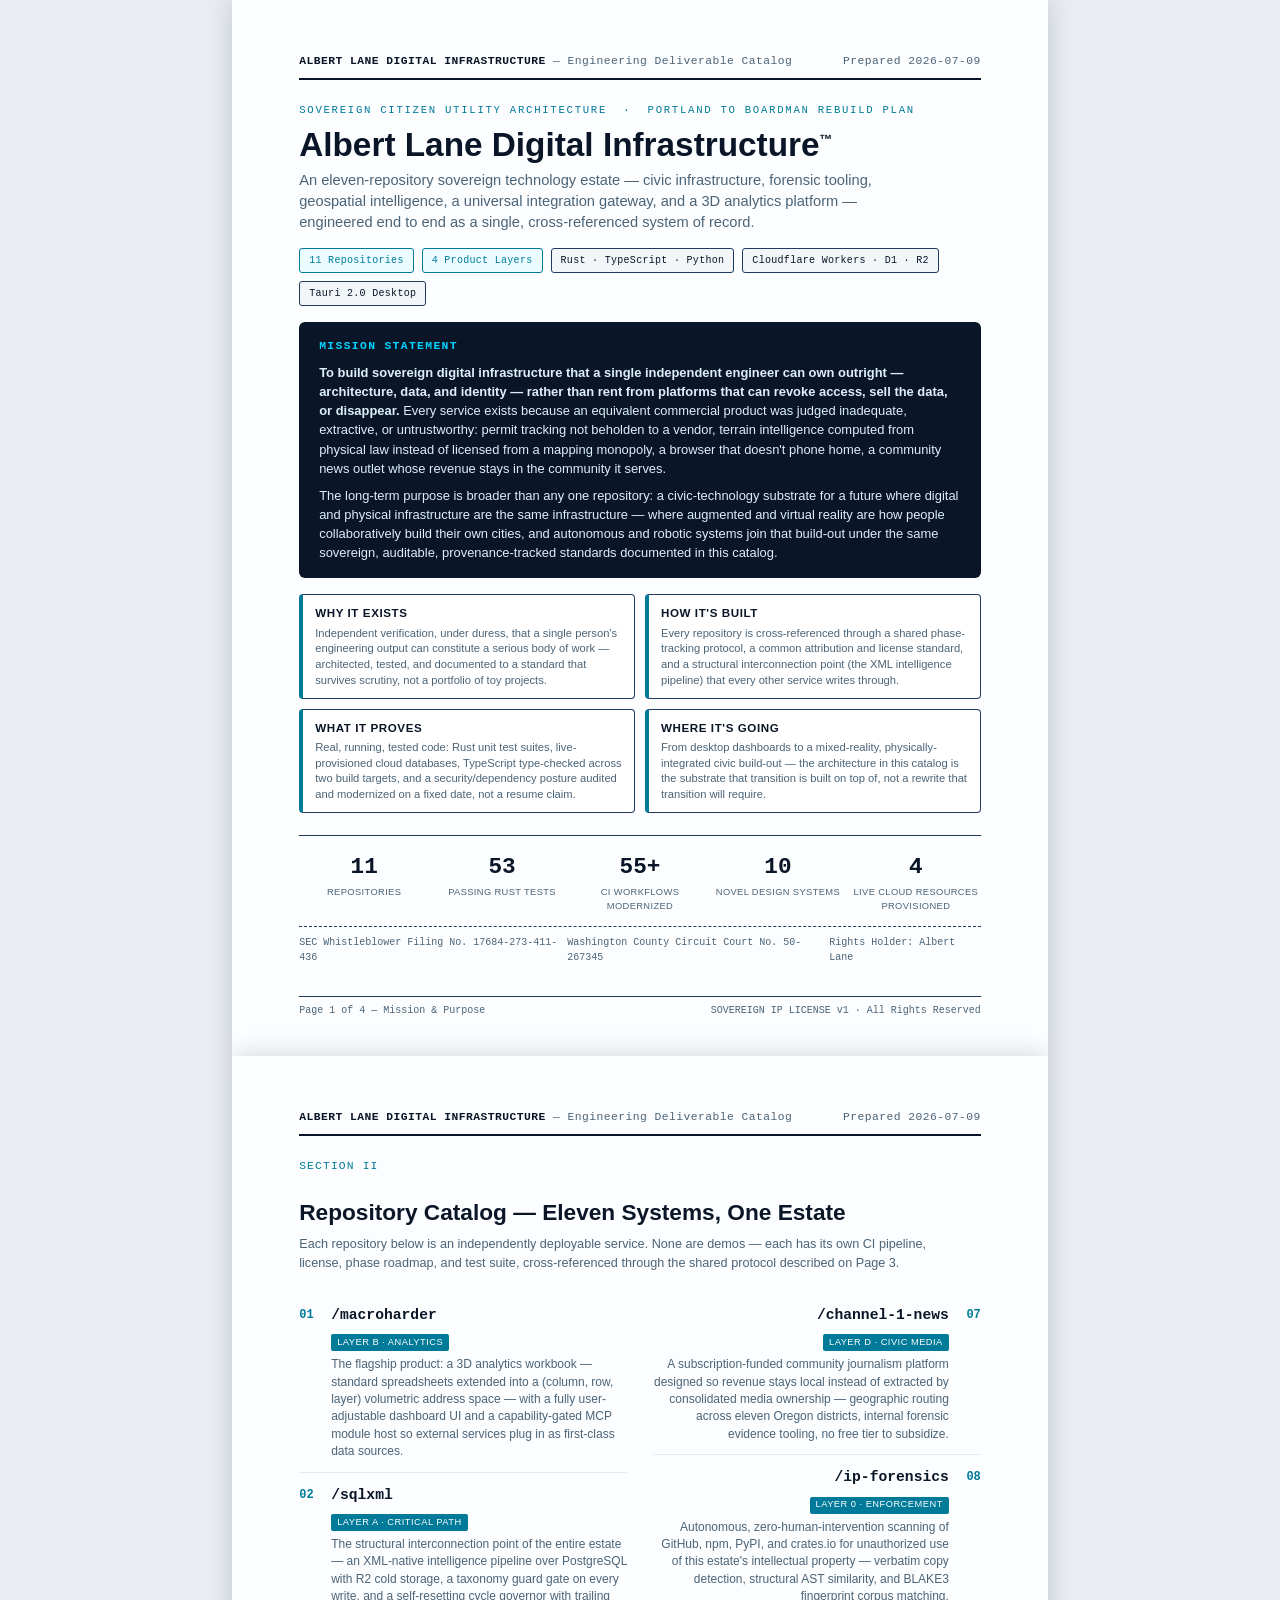
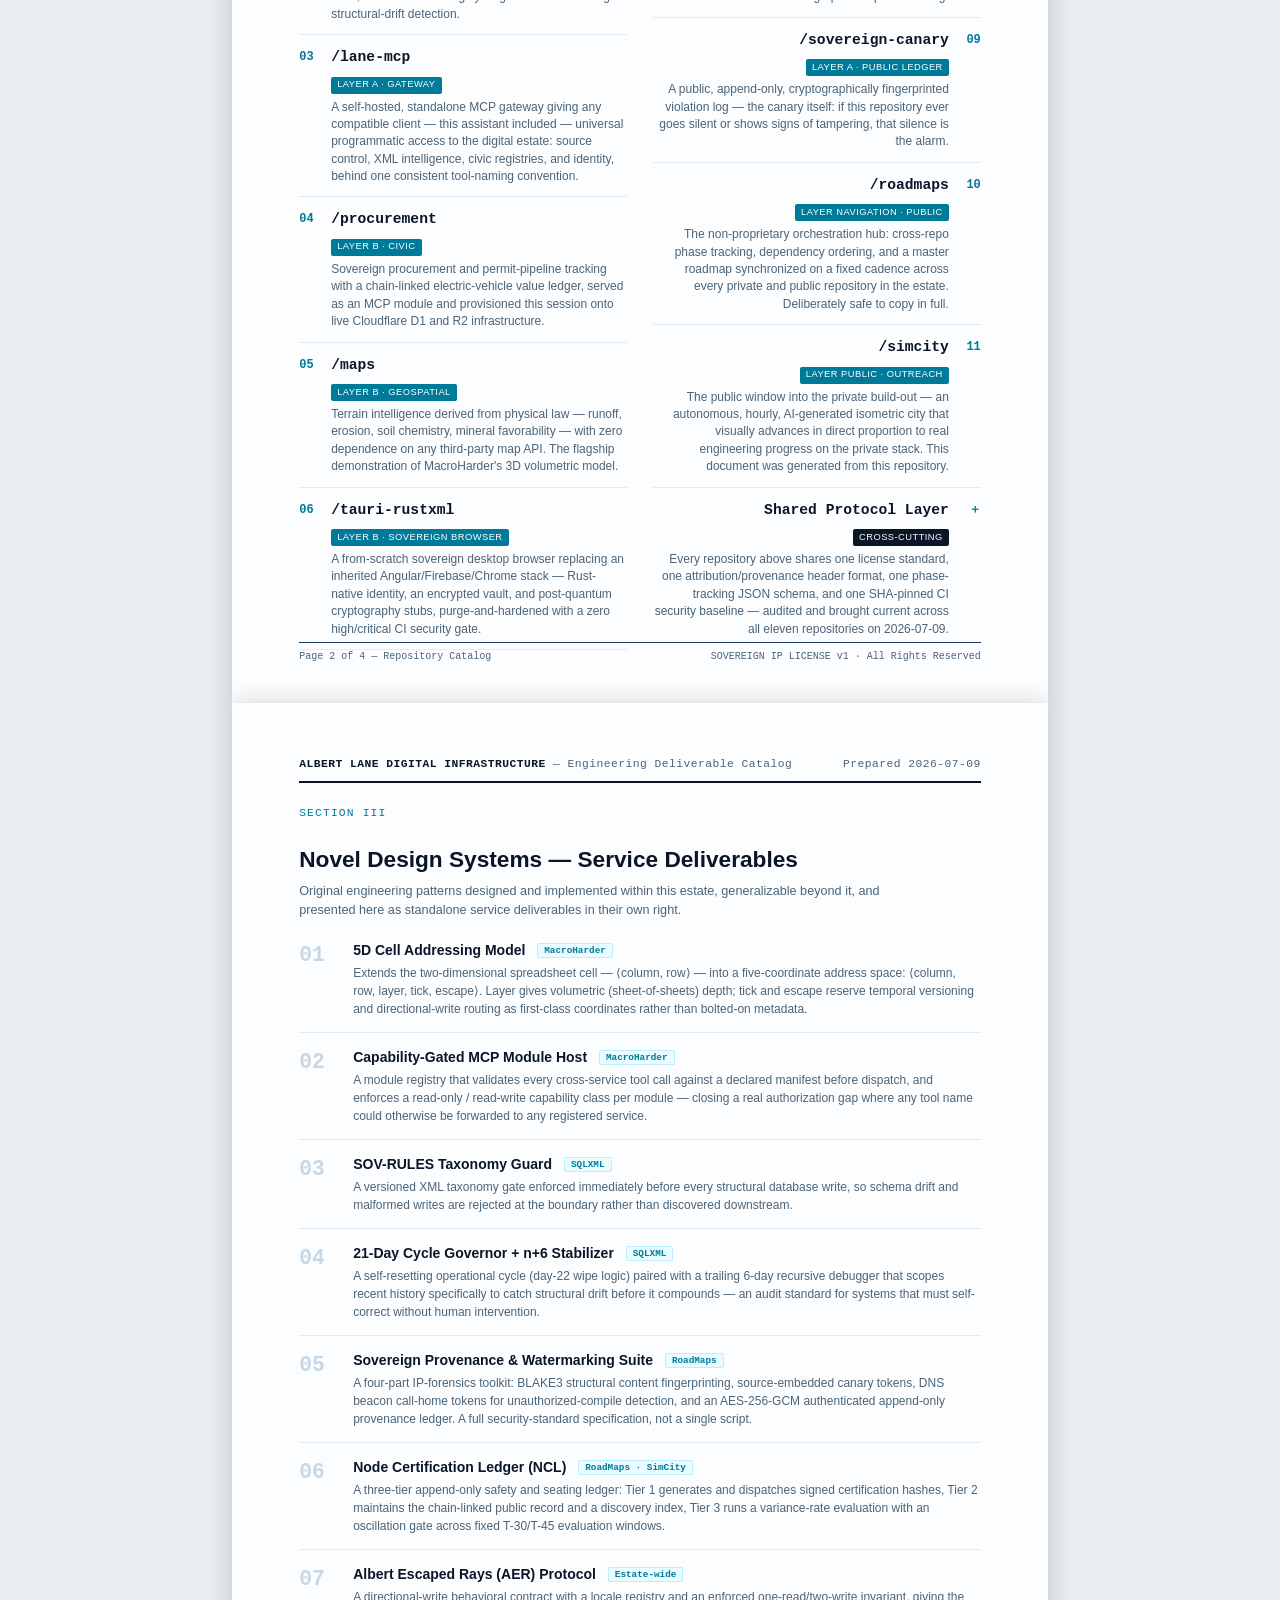
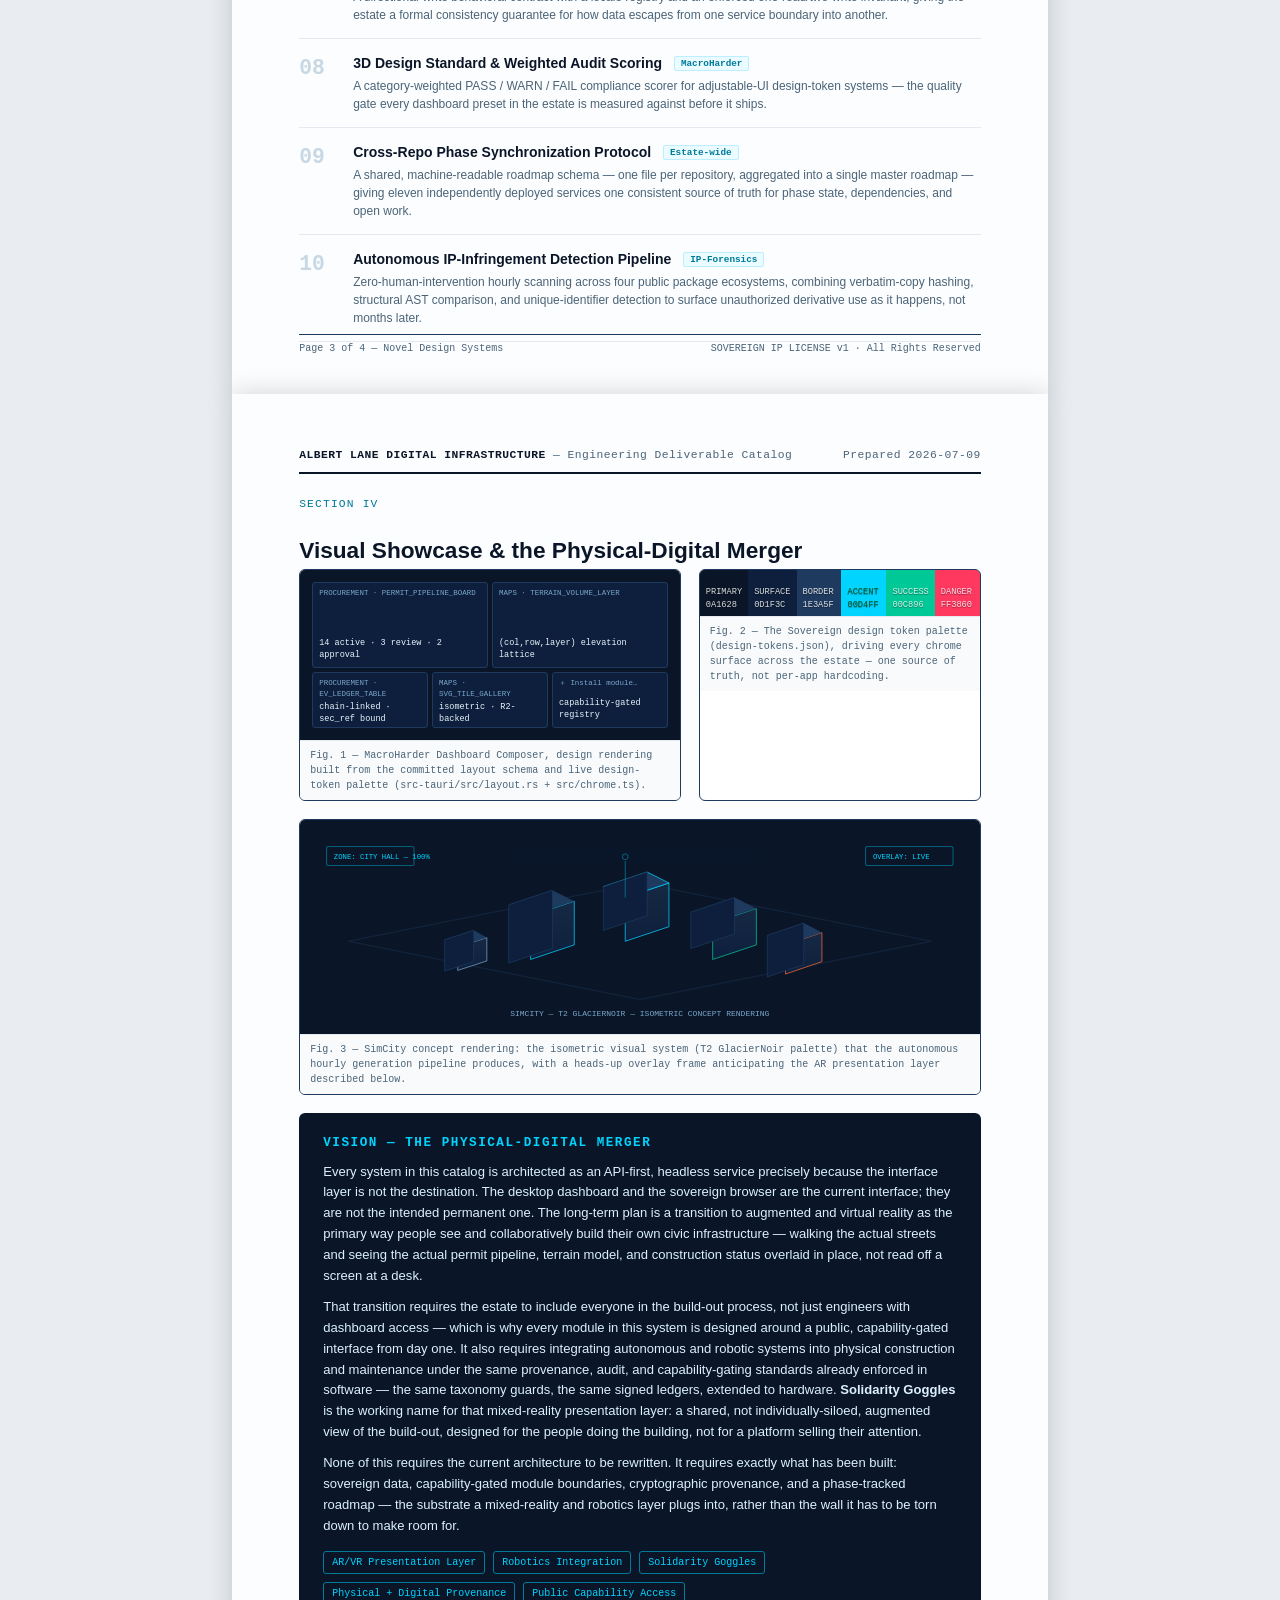
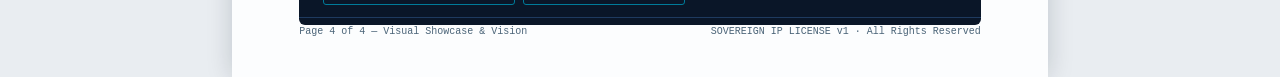
<file: docs/catalog/deliverable-catalog.html>
<!DOCTYPE html>
<html lang="en">
<head>
<meta charset="UTF-8" />
<title>Albert Lane Digital Infrastructure — Sovereign Utility Architecture: Engineering Deliverable Catalog</title>
<meta name="description" content="Professional catalog of the Albert Lane sovereign digital infrastructure estate: mission, repository catalog, novel engineering deliverables, and visual roadmap." />
<style>
  :root{
    --ink:      #0A1628;
    --surface:  #0D1F3C;
    --surface2: #162944;
    --border:   #1E3A5F;
    --accent:   #00D4FF;
    --accent-dk:#007A99;
    --success:  #00C896;
    --warn:     #FF6B35;
    --danger:   #FF3860;
    --text:     #14212F;
    --text-dim: #4B6478;
    --paper:    #FCFDFE;
    --mono: 'Courier New', 'Consolas', monospace;
    --sans: 'Helvetica Neue', Helvetica, Arial, sans-serif;
  }
  *,*::before,*::after{box-sizing:border-box;margin:0;padding:0;}
  html,body{background:#e9edf1;}
  body{
    font-family:var(--sans);
    color:var(--text);
    font-size:11pt;
    line-height:1.5;
  }
  @page{ size: Letter; margin: 0; }
  .page{
    position:relative;
    width:8.5in;
    min-height:11in;
    margin:0 auto;
    background:var(--paper);
    padding:0.55in 0.7in;
    page-break-after:always;
    box-shadow:0 0 24px rgba(10,22,40,0.18);
  }
  @media print{
    body{background:#fff;}
    .page{box-shadow:none;margin:0;}
  }
  .page:last-child{page-break-after:auto;}

  .doc-header{
    display:flex;
    justify-content:space-between;
    align-items:center;
    border-bottom:2px solid var(--ink);
    padding-bottom:8px;
    margin-bottom:22px;
    font-family:var(--mono);
    font-size:8.5pt;
    color:var(--text-dim);
    letter-spacing:0.04em;
  }
  .doc-header strong{color:var(--ink);}

  .footer-strip{
    position:absolute;
    bottom:0.4in;
    left:0.7in;
    right:0.7in;
    display:flex;
    justify-content:space-between;
    font-family:var(--mono);
    font-size:7.5pt;
    color:var(--text-dim);
    border-top:1px solid var(--border);
    padding-top:6px;
  }

  /* ---------------------------------------------------------------- */
  /* PAGE 1 — MISSION                                                  */
  /* ---------------------------------------------------------------- */
  .cover{
    display:flex;
    flex-direction:column;
  }
  .cover-eyebrow{
    font-family:var(--mono);
    font-size:8pt;
    letter-spacing:0.16em;
    text-transform:uppercase;
    color:var(--accent-dk);
    margin-bottom:9px;
  }
  .cover-title{
    font-size:25pt;
    font-weight:800;
    line-height:1.1;
    color:var(--ink);
    margin-bottom:7px;
  }
  .cover-title .tm{font-size:0.4em;vertical-align:super;}
  .cover-subtitle{
    font-size:11pt;
    color:var(--text-dim);
    font-weight:400;
    margin-bottom:16px;
    max-width:6.6in;
    line-height:1.4;
  }
  .cover-badge-row{
    display:flex;
    gap:8px;
    margin-bottom:16px;
    flex-wrap:wrap;
  }
  .badge{
    font-family:var(--mono);
    font-size:7.5pt;
    letter-spacing:0.03em;
    border:1px solid var(--border);
    color:var(--ink);
    padding:4px 9px;
    border-radius:3px;
    background:#f2f6f9;
  }
  .badge.accent{ border-color:var(--accent-dk); color:var(--accent-dk); background:#eafcff; }

  .mission-block{
    background:var(--ink);
    color:#E8F4FD;
    padding:16px 20px;
    border-radius:6px;
    margin-bottom:16px;
  }
  .mission-block h2{
    font-family:var(--mono);
    font-size:8.5pt;
    letter-spacing:0.12em;
    text-transform:uppercase;
    color:var(--accent);
    margin-bottom:8px;
  }
  .mission-block p{ font-size:9.7pt; line-height:1.48; color:#DCEFFB; }
  .mission-block p + p{ margin-top:8px; }

  .purpose-grid{
    display:grid;
    grid-template-columns:1fr 1fr;
    gap:10px;
    margin-bottom:16px;
  }
  .purpose-card{
    border:1px solid var(--border);
    border-left:4px solid var(--accent-dk);
    padding:9px 12px;
    border-radius:4px;
    background:#fff;
  }
  .purpose-card h3{
    font-size:8.7pt;
    text-transform:uppercase;
    letter-spacing:0.05em;
    color:var(--ink);
    margin-bottom:4px;
  }
  .purpose-card p{ font-size:8.4pt; color:var(--text-dim); line-height:1.4; }

  .metrics-row{
    display:grid;
    grid-template-columns:repeat(5,1fr);
    gap:8px;
    margin-top:6px;
    padding-top:14px;
    border-top:1px solid var(--border);
  }
  .metric{ text-align:center; }
  .metric .num{ font-family:var(--mono); font-size:17pt; font-weight:700; color:var(--ink); }
  .metric .lbl{ font-size:7pt; text-transform:uppercase; letter-spacing:0.04em; color:var(--text-dim); margin-top:2px; }

  .filing-block{
    margin-top:12px;
    font-family:var(--mono);
    font-size:7.5pt;
    color:var(--text-dim);
    border-top:1px dashed var(--border);
    padding-top:8px;
    display:flex;
    justify-content:space-between;
  }

  /* ---------------------------------------------------------------- */
  /* PAGE 2 — REPO CATALOG                                             */
  /* ---------------------------------------------------------------- */
  .page-title{
    font-size:17pt;
    font-weight:700;
    color:var(--ink);
    margin-bottom:2px;
  }
  .page-kicker{
    font-family:var(--mono);
    font-size:8.5pt;
    color:var(--accent-dk);
    letter-spacing:0.1em;
    text-transform:uppercase;
    margin-bottom:20px;
  }

  .repo-columns{
    display:grid;
    grid-template-columns:1fr 1fr;
    gap:0 26px;
  }
  .repo-entry{
    display:flex;
    align-items:flex-start;
    gap:10px;
    padding:11px 0;
    border-bottom:1px solid #E4EAEF;
  }
  .repo-columns .repo-col-left .repo-entry{ flex-direction:row; }
  .repo-columns .repo-col-right .repo-entry{ flex-direction:row-reverse; text-align:right; }

  .repo-index{
    flex:0 0 22px;
    font-family:var(--mono);
    font-size:9pt;
    font-weight:700;
    color:var(--accent-dk);
    padding-top:2px;
  }
  .repo-body{ flex:1; }
  .repo-name{
    font-family:var(--mono);
    font-size:11pt;
    font-weight:700;
    color:var(--ink);
    margin-bottom:3px;
  }
  .repo-cat{
    display:inline-block;
    font-size:7pt;
    text-transform:uppercase;
    letter-spacing:0.05em;
    color:#fff;
    background:var(--accent-dk);
    padding:1.5px 6px;
    border-radius:2px;
    margin-bottom:5px;
  }
  .repo-desc{ font-size:9pt; color:var(--text-dim); line-height:1.45; }

  /* ---------------------------------------------------------------- */
  /* PAGE 3 — NOVEL DESIGN CATALOG                                     */
  /* ---------------------------------------------------------------- */
  .design-list{ display:flex; flex-direction:column; gap:14px; }
  .design-item{
    display:grid;
    grid-template-columns:40px 1fr;
    gap:14px;
    padding-bottom:14px;
    border-bottom:1px solid #E4EAEF;
  }
  .design-num{
    font-family:var(--mono);
    font-size:16pt;
    font-weight:800;
    color:#C7D8E4;
  }
  .design-title{
    font-size:10.5pt;
    font-weight:700;
    color:var(--ink);
    margin-bottom:3px;
  }
  .design-title .tag{
    font-family:var(--mono);
    font-size:7pt;
    color:var(--accent-dk);
    background:#eafcff;
    border:1px solid #bdeeff;
    padding:1px 6px;
    border-radius:2px;
    margin-left:8px;
    text-transform:none;
    font-weight:600;
    vertical-align:middle;
  }
  .design-desc{ font-size:9pt; color:var(--text-dim); line-height:1.5; }

  /* ---------------------------------------------------------------- */
  /* PAGE 4 — VISUAL SHOWCASE + VISION                                 */
  /* ---------------------------------------------------------------- */
  .visual-grid{
    display:grid;
    grid-template-columns:1.15fr 0.85fr;
    gap:18px;
    margin-bottom:18px;
  }
  .visual-card{
    border:1px solid var(--border);
    border-radius:6px;
    overflow:hidden;
    background:#fff;
  }
  .visual-card .cap{
    font-family:var(--mono);
    font-size:7.5pt;
    color:var(--text-dim);
    padding:7px 10px;
    border-top:1px solid #E4EAEF;
    background:#f8fafb;
  }
  .visual-card .render{
    background:var(--ink);
    padding:12px;
  }

  .palette-row{ display:flex; }
  .swatch{ flex:1; height:46px; display:flex; align-items:flex-end; padding:4px 6px; }
  .swatch span{ font-family:var(--mono); font-size:6.5pt; color:rgba(255,255,255,0.85); text-shadow:0 1px 1px rgba(0,0,0,0.4); }

  .vision-block{
    background:var(--ink);
    color:#E8F4FD;
    border-radius:6px;
    padding:20px 24px;
    margin-top:6px;
  }
  .vision-block h2{
    font-family:var(--mono);
    font-size:9.5pt;
    letter-spacing:0.12em;
    text-transform:uppercase;
    color:var(--accent);
    margin-bottom:10px;
  }
  .vision-block p{ font-size:9.8pt; color:#DCEFFB; line-height:1.6; }
  .vision-block p + p{ margin-top:10px; }
  .vision-tags{ display:flex; gap:8px; margin-top:14px; flex-wrap:wrap; }
  .vision-tags span{
    font-family:var(--mono); font-size:7.5pt; color:var(--accent);
    border:1px solid var(--accent-dk); padding:3px 8px; border-radius:3px;
  }

  /* mockup dashboard render */
  .mock-dash{ display:grid; grid-template-columns:repeat(6,1fr); grid-auto-rows:26px; gap:4px; }
  .mock-panel{
    background:var(--surface); border:1px solid var(--border); border-radius:3px;
    padding:5px 6px; display:flex; flex-direction:column; justify-content:space-between;
  }
  .mock-panel .t{ font-family:var(--mono); font-size:5.6pt; color:#7BA7CC; }
  .mock-panel .v{ font-family:var(--mono); font-size:6.4pt; color:#E8F4FD; }
  .p1{ grid-column:span 3; grid-row:span 3; }
  .p2{ grid-column:span 3; grid-row:span 3; }
  .p3{ grid-column:span 2; grid-row:span 2; }
  .p4{ grid-column:span 2; grid-row:span 2; }
  .p5{ grid-column:span 2; grid-row:span 2; }
</style>
</head>
<body>

<!-- ============================================================== -->
<!-- PAGE 1 — MISSION, GOAL, PURPOSE                                  -->
<!-- ============================================================== -->
<section class="page">
  <div class="doc-header">
    <span><strong>ALBERT LANE DIGITAL INFRASTRUCTURE</strong> — Engineering Deliverable Catalog</span>
    <span>Prepared 2026-07-09</span>
  </div>

  <div class="cover">
    <div class="cover-eyebrow">Sovereign Citizen Utility Architecture &nbsp;·&nbsp; Portland to Boardman Rebuild Plan</div>
    <h1 class="cover-title">Albert Lane Digital Infrastructure<span class="tm">™</span></h1>
    <div class="cover-subtitle">An eleven-repository sovereign technology estate — civic infrastructure, forensic tooling, geospatial intelligence, a universal integration gateway, and a 3D analytics platform — engineered end to end as a single, cross-referenced system of record.</div>

    <div class="cover-badge-row">
      <span class="badge accent">11 Repositories</span>
      <span class="badge accent">4 Product Layers</span>
      <span class="badge">Rust · TypeScript · Python</span>
      <span class="badge">Cloudflare Workers · D1 · R2</span>
      <span class="badge">Tauri 2.0 Desktop</span>
    </div>

    <div class="mission-block">
      <h2>Mission Statement</h2>
      <p><strong>To build sovereign digital infrastructure that a single independent engineer can own outright — architecture, data, and identity — rather than rent from platforms that can revoke access, sell the data, or disappear.</strong> Every service exists because an equivalent commercial product was judged inadequate, extractive, or untrustworthy: permit tracking not beholden to a vendor, terrain intelligence computed from physical law instead of licensed from a mapping monopoly, a browser that doesn't phone home, a community news outlet whose revenue stays in the community it serves.</p>
      <p>The long-term purpose is broader than any one repository: a civic-technology substrate for a future where digital and physical infrastructure are the same infrastructure — where augmented and virtual reality are how people collaboratively build their own cities, and autonomous and robotic systems join that build-out under the same sovereign, auditable, provenance-tracked standards documented in this catalog.</p>
    </div>

    <div class="purpose-grid">
      <div class="purpose-card">
        <h3>Why It Exists</h3>
        <p>Independent verification, under duress, that a single person's engineering output can constitute a serious body of work — architected, tested, and documented to a standard that survives scrutiny, not a portfolio of toy projects.</p>
      </div>
      <div class="purpose-card">
        <h3>How It's Built</h3>
        <p>Every repository is cross-referenced through a shared phase-tracking protocol, a common attribution and license standard, and a structural interconnection point (the XML intelligence pipeline) that every other service writes through.</p>
      </div>
      <div class="purpose-card">
        <h3>What It Proves</h3>
        <p>Real, running, tested code: Rust unit test suites, live-provisioned cloud databases, TypeScript type-checked across two build targets, and a security/dependency posture audited and modernized on a fixed date, not a resume claim.</p>
      </div>
      <div class="purpose-card">
        <h3>Where It's Going</h3>
        <p>From desktop dashboards to a mixed-reality, physically-integrated civic build-out — the architecture in this catalog is the substrate that transition is built on top of, not a rewrite that transition will require.</p>
      </div>
    </div>

    <div class="metrics-row">
      <div class="metric"><div class="num">11</div><div class="lbl">Repositories</div></div>
      <div class="metric"><div class="num">53</div><div class="lbl">Passing Rust Tests</div></div>
      <div class="metric"><div class="num">55+</div><div class="lbl">CI Workflows Modernized</div></div>
      <div class="metric"><div class="num">10</div><div class="lbl">Novel Design Systems</div></div>
      <div class="metric"><div class="num">4</div><div class="lbl">Live Cloud Resources Provisioned</div></div>
    </div>

    <div class="filing-block">
      <span>SEC Whistleblower Filing No. 17684-273-411-436</span>
      <span>Washington County Circuit Court No. 50-267345</span>
      <span>Rights Holder: Albert Lane</span>
    </div>
  </div>

  <div class="footer-strip"><span>Page 1 of 4 — Mission &amp; Purpose</span><span>SOVEREIGN IP LICENSE v1 · All Rights Reserved</span></div>
</section>

<!-- ============================================================== -->
<!-- PAGE 2 — REPOSITORY CATALOG                                      -->
<!-- ============================================================== -->
<section class="page">
  <div class="doc-header">
    <span><strong>ALBERT LANE DIGITAL INFRASTRUCTURE</strong> — Engineering Deliverable Catalog</span>
    <span>Prepared 2026-07-09</span>
  </div>

  <div class="page-kicker">Section II</div>
  <div class="page-title">Repository Catalog — Eleven Systems, One Estate</div>
  <p style="color:var(--text-dim);font-size:9.5pt;margin:6px 0 20px;max-width:6.6in;">Each repository below is an independently deployable service. None are demos — each has its own CI pipeline, license, phase roadmap, and test suite, cross-referenced through the shared protocol described on Page 3.</p>

  <div class="repo-columns">
    <div class="repo-col-left">
      <div class="repo-entry">
        <div class="repo-index">01</div>
        <div class="repo-body">
          <div class="repo-name">/macroharder</div>
          <span class="repo-cat">Layer B · Analytics</span>
          <div class="repo-desc">The flagship product: a 3D analytics workbook — standard spreadsheets extended into a (column, row, layer) volumetric address space — with a fully user-adjustable dashboard UI and a capability-gated MCP module host so external services plug in as first-class data sources.</div>
        </div>
      </div>
      <div class="repo-entry">
        <div class="repo-index">02</div>
        <div class="repo-body">
          <div class="repo-name">/sqlxml</div>
          <span class="repo-cat">Layer A · Critical Path</span>
          <div class="repo-desc">The structural interconnection point of the entire estate — an XML-native intelligence pipeline over PostgreSQL with R2 cold storage, a taxonomy guard gate on every write, and a self-resetting cycle governor with trailing structural-drift detection.</div>
        </div>
      </div>
      <div class="repo-entry">
        <div class="repo-index">03</div>
        <div class="repo-body">
          <div class="repo-name">/lane-mcp</div>
          <span class="repo-cat">Layer A · Gateway</span>
          <div class="repo-desc">A self-hosted, standalone MCP gateway giving any compatible client — this assistant included — universal programmatic access to the digital estate: source control, XML intelligence, civic registries, and identity, behind one consistent tool-naming convention.</div>
        </div>
      </div>
      <div class="repo-entry">
        <div class="repo-index">04</div>
        <div class="repo-body">
          <div class="repo-name">/procurement</div>
          <span class="repo-cat">Layer B · Civic</span>
          <div class="repo-desc">Sovereign procurement and permit-pipeline tracking with a chain-linked electric-vehicle value ledger, served as an MCP module and provisioned this session onto live Cloudflare D1 and R2 infrastructure.</div>
        </div>
      </div>
      <div class="repo-entry">
        <div class="repo-index">05</div>
        <div class="repo-body">
          <div class="repo-name">/maps</div>
          <span class="repo-cat">Layer B · Geospatial</span>
          <div class="repo-desc">Terrain intelligence derived from physical law — runoff, erosion, soil chemistry, mineral favorability — with zero dependence on any third-party map API. The flagship demonstration of MacroHarder's 3D volumetric model.</div>
        </div>
      </div>
      <div class="repo-entry">
        <div class="repo-index">06</div>
        <div class="repo-body">
          <div class="repo-name">/tauri-rustxml</div>
          <span class="repo-cat">Layer B · Sovereign Browser</span>
          <div class="repo-desc">A from-scratch sovereign desktop browser replacing an inherited Angular/Firebase/Chrome stack — Rust-native identity, an encrypted vault, and post-quantum cryptography stubs, purge-and-hardened with a zero high/critical CI security gate.</div>
        </div>
      </div>
    </div>

    <div class="repo-col-right">
      <div class="repo-entry">
        <div class="repo-index">07</div>
        <div class="repo-body">
          <div class="repo-name">/channel-1-news</div>
          <span class="repo-cat">Layer D · Civic Media</span>
          <div class="repo-desc">A subscription-funded community journalism platform designed so revenue stays local instead of extracted by consolidated media ownership — geographic routing across eleven Oregon districts, internal forensic evidence tooling, no free tier to subsidize.</div>
        </div>
      </div>
      <div class="repo-entry">
        <div class="repo-index">08</div>
        <div class="repo-body">
          <div class="repo-name">/ip-forensics</div>
          <span class="repo-cat">Layer 0 · Enforcement</span>
          <div class="repo-desc">Autonomous, zero-human-intervention scanning of GitHub, npm, PyPI, and crates.io for unauthorized use of this estate's intellectual property — verbatim copy detection, structural AST similarity, and BLAKE3 fingerprint corpus matching.</div>
        </div>
      </div>
      <div class="repo-entry">
        <div class="repo-index">09</div>
        <div class="repo-body">
          <div class="repo-name">/sovereign-canary</div>
          <span class="repo-cat">Layer A · Public Ledger</span>
          <div class="repo-desc">A public, append-only, cryptographically fingerprinted violation log — the canary itself: if this repository ever goes silent or shows signs of tampering, that silence is the alarm.</div>
        </div>
      </div>
      <div class="repo-entry">
        <div class="repo-index">10</div>
        <div class="repo-body">
          <div class="repo-name">/roadmaps</div>
          <span class="repo-cat">Layer Navigation · Public</span>
          <div class="repo-desc">The non-proprietary orchestration hub: cross-repo phase tracking, dependency ordering, and a master roadmap synchronized on a fixed cadence across every private and public repository in the estate. Deliberately safe to copy in full.</div>
        </div>
      </div>
      <div class="repo-entry">
        <div class="repo-index">11</div>
        <div class="repo-body">
          <div class="repo-name">/simcity</div>
          <span class="repo-cat">Layer Public · Outreach</span>
          <div class="repo-desc">The public window into the private build-out — an autonomous, hourly, AI-generated isometric city that visually advances in direct proportion to real engineering progress on the private stack. This document was generated from this repository.</div>
        </div>
      </div>
      <div class="repo-entry" style="border-bottom:none;">
        <div class="repo-index">＋</div>
        <div class="repo-body">
          <div class="repo-name">Shared Protocol Layer</div>
          <span class="repo-cat" style="background:var(--ink);">Cross-Cutting</span>
          <div class="repo-desc">Every repository above shares one license standard, one attribution/provenance header format, one phase-tracking JSON schema, and one SHA-pinned CI security baseline — audited and brought current across all eleven repositories on 2026-07-09.</div>
        </div>
      </div>
    </div>
  </div>

  <div class="footer-strip"><span>Page 2 of 4 — Repository Catalog</span><span>SOVEREIGN IP LICENSE v1 · All Rights Reserved</span></div>
</section>

<!-- ============================================================== -->
<!-- PAGE 3 — NOVEL DESIGN / SERVICE DELIVERABLES                     -->
<!-- ============================================================== -->
<section class="page">
  <div class="doc-header">
    <span><strong>ALBERT LANE DIGITAL INFRASTRUCTURE</strong> — Engineering Deliverable Catalog</span>
    <span>Prepared 2026-07-09</span>
  </div>

  <div class="page-kicker">Section III</div>
  <div class="page-title">Novel Design Systems — Service Deliverables</div>
  <p style="color:var(--text-dim);font-size:9.5pt;margin:6px 0 20px;max-width:6.6in;">Original engineering patterns designed and implemented within this estate, generalizable beyond it, and presented here as standalone service deliverables in their own right.</p>

  <div class="design-list">
    <div class="design-item">
      <div class="design-num">01</div>
      <div>
        <div class="design-title">5D Cell Addressing Model <span class="tag">MacroHarder</span></div>
        <div class="design-desc">Extends the two-dimensional spreadsheet cell — ⟨column, row⟩ — into a five-coordinate address space: ⟨column, row, layer, tick, escape⟩. Layer gives volumetric (sheet-of-sheets) depth; tick and escape reserve temporal versioning and directional-write routing as first-class coordinates rather than bolted-on metadata.</div>
      </div>
    </div>
    <div class="design-item">
      <div class="design-num">02</div>
      <div>
        <div class="design-title">Capability-Gated MCP Module Host <span class="tag">MacroHarder</span></div>
        <div class="design-desc">A module registry that validates every cross-service tool call against a declared manifest before dispatch, and enforces a read-only / read-write capability class per module — closing a real authorization gap where any tool name could otherwise be forwarded to any registered service.</div>
      </div>
    </div>
    <div class="design-item">
      <div class="design-num">03</div>
      <div>
        <div class="design-title">SOV-RULES Taxonomy Guard <span class="tag">SQLXML</span></div>
        <div class="design-desc">A versioned XML taxonomy gate enforced immediately before every structural database write, so schema drift and malformed writes are rejected at the boundary rather than discovered downstream.</div>
      </div>
    </div>
    <div class="design-item">
      <div class="design-num">04</div>
      <div>
        <div class="design-title">21-Day Cycle Governor + n+6 Stabilizer <span class="tag">SQLXML</span></div>
        <div class="design-desc">A self-resetting operational cycle (day-22 wipe logic) paired with a trailing 6-day recursive debugger that scopes recent history specifically to catch structural drift before it compounds — an audit standard for systems that must self-correct without human intervention.</div>
      </div>
    </div>
    <div class="design-item">
      <div class="design-num">05</div>
      <div>
        <div class="design-title">Sovereign Provenance &amp; Watermarking Suite <span class="tag">RoadMaps</span></div>
        <div class="design-desc">A four-part IP-forensics toolkit: BLAKE3 structural content fingerprinting, source-embedded canary tokens, DNS beacon call-home tokens for unauthorized-compile detection, and an AES-256-GCM authenticated append-only provenance ledger. A full security-standard specification, not a single script.</div>
      </div>
    </div>
    <div class="design-item">
      <div class="design-num">06</div>
      <div>
        <div class="design-title">Node Certification Ledger (NCL) <span class="tag">RoadMaps · SimCity</span></div>
        <div class="design-desc">A three-tier append-only safety and seating ledger: Tier 1 generates and dispatches signed certification hashes, Tier 2 maintains the chain-linked public record and a discovery index, Tier 3 runs a variance-rate evaluation with an oscillation gate across fixed T-30/T-45 evaluation windows.</div>
      </div>
    </div>
    <div class="design-item">
      <div class="design-num">07</div>
      <div>
        <div class="design-title">Albert Escaped Rays (AER) Protocol <span class="tag">Estate-wide</span></div>
        <div class="design-desc">A directional-write behavioral contract with a locale registry and an enforced one-read/two-write invariant, giving the estate a formal consistency guarantee for how data escapes from one service boundary into another.</div>
      </div>
    </div>
    <div class="design-item">
      <div class="design-num">08</div>
      <div>
        <div class="design-title">3D Design Standard &amp; Weighted Audit Scoring <span class="tag">MacroHarder</span></div>
        <div class="design-desc">A category-weighted PASS / WARN / FAIL compliance scorer for adjustable-UI design-token systems — the quality gate every dashboard preset in the estate is measured against before it ships.</div>
      </div>
    </div>
    <div class="design-item">
      <div class="design-num">09</div>
      <div>
        <div class="design-title">Cross-Repo Phase Synchronization Protocol <span class="tag">Estate-wide</span></div>
        <div class="design-desc">A shared, machine-readable roadmap schema — one file per repository, aggregated into a single master roadmap — giving eleven independently deployed services one consistent source of truth for phase state, dependencies, and open work.</div>
      </div>
    </div>
    <div class="design-item">
      <div class="design-num">10</div>
      <div>
        <div class="design-title">Autonomous IP-Infringement Detection Pipeline <span class="tag">IP-Forensics</span></div>
        <div class="design-desc">Zero-human-intervention hourly scanning across four public package ecosystems, combining verbatim-copy hashing, structural AST comparison, and unique-identifier detection to surface unauthorized derivative use as it happens, not months later.</div>
      </div>
    </div>
  </div>

  <div class="footer-strip"><span>Page 3 of 4 — Novel Design Systems</span><span>SOVEREIGN IP LICENSE v1 · All Rights Reserved</span></div>
</section>

<!-- ============================================================== -->
<!-- PAGE 4 — VISUAL SHOWCASE + VISION                                 -->
<!-- ============================================================== -->
<section class="page">
  <div class="doc-header">
    <span><strong>ALBERT LANE DIGITAL INFRASTRUCTURE</strong> — Engineering Deliverable Catalog</span>
    <span>Prepared 2026-07-09</span>
  </div>

  <div class="page-kicker">Section IV</div>
  <div class="page-title">Visual Showcase &amp; the Physical-Digital Merger</div>

  <div class="visual-grid">
    <div class="visual-card">
      <div class="render">
        <div class="mock-dash">
          <div class="mock-panel p1"><div class="t">PROCUREMENT · PERMIT_PIPELINE_BOARD</div><div class="v">14 active · 3 review · 2 approval</div></div>
          <div class="mock-panel p2"><div class="t">MAPS · TERRAIN_VOLUME_LAYER</div><div class="v">(col,row,layer) elevation lattice</div></div>
          <div class="mock-panel p3"><div class="t">PROCUREMENT · EV_LEDGER_TABLE</div><div class="v">chain-linked · sec_ref bound</div></div>
          <div class="mock-panel p4"><div class="t">MAPS · SVG_TILE_GALLERY</div><div class="v">isometric · R2-backed</div></div>
          <div class="mock-panel p5"><div class="t">＋ Install module…</div><div class="v">capability-gated registry</div></div>
        </div>
      </div>
      <div class="cap">Fig. 1 — MacroHarder Dashboard Composer, design rendering built from the committed layout schema and live design-token palette (src-tauri/src/layout.rs + src/chrome.ts).</div>
    </div>

    <div class="visual-card">
      <div class="render" style="padding:0;">
        <div class="palette-row" style="height:100%;">
          <div class="swatch" style="background:#0A1628;"><span>PRIMARY<br>0A1628</span></div>
          <div class="swatch" style="background:#0D1F3C;"><span>SURFACE<br>0D1F3C</span></div>
          <div class="swatch" style="background:#1E3A5F;"><span>BORDER<br>1E3A5F</span></div>
          <div class="swatch" style="background:#00D4FF;color:#052;"><span style="color:#052;">ACCENT<br>00D4FF</span></div>
          <div class="swatch" style="background:#00C896;"><span>SUCCESS<br>00C896</span></div>
          <div class="swatch" style="background:#FF3860;"><span>DANGER<br>FF3860</span></div>
        </div>
      </div>
      <div class="cap">Fig. 2 — The Sovereign design token palette (design-tokens.json), driving every chrome surface across the estate — one source of truth, not per-app hardcoding.</div>
    </div>
  </div>

  <div class="visual-card" style="margin-bottom:18px;">
    <div class="render">
      <svg viewBox="0 0 900 260" xmlns="http://www.w3.org/2000/svg" style="width:100%;height:auto;display:block;">
        <defs>
          <linearGradient id="bld" x1="0" y1="0" x2="0" y2="1">
            <stop offset="0%" stop-color="#162944"/>
            <stop offset="100%" stop-color="#0D1F3C"/>
          </linearGradient>
        </defs>
        <rect x="0" y="0" width="900" height="260" fill="#0A1628"/>
        <!-- ground grid -->
        <g stroke="#1E3A5F" stroke-width="1" opacity="0.6">
          <polygon points="450,230 850,150 450,70 50,150" fill="none"/>
        </g>
        <!-- isometric city blocks, T2 GlacierNoir palette -->
        <g>
          <!-- City Hall -->
          <polygon points="430,150 490,130 490,70 430,90" fill="url(#bld)" stroke="#00D4FF" stroke-width="1"/>
          <polygon points="430,90 490,70 460,55 400,75" fill="#1E3A5F" stroke="#00D4FF" stroke-width="1"/>
          <polygon points="400,75 460,55 460,115 400,135" fill="#0D1F3C" stroke="#1E3A5F" stroke-width="1"/>
          <!-- Gateway District -->
          <polygon points="550,175 610,155 610,105 550,125" fill="url(#bld)" stroke="#00C896" stroke-width="1"/>
          <polygon points="550,125 610,105 580,90 520,110" fill="#1E3A5F"/>
          <polygon points="520,110 580,90 580,140 520,160" fill="#0D1F3C" stroke="#1E3A5F" stroke-width="1"/>
          <!-- Intelligence Core -->
          <polygon points="300,175 360,155 360,95 300,115" fill="url(#bld)" stroke="#00D4FF" stroke-width="1"/>
          <polygon points="300,115 360,95 330,80 270,100" fill="#1E3A5F"/>
          <polygon points="270,100 330,80 330,160 270,180" fill="#0D1F3C" stroke="#1E3A5F" stroke-width="1"/>
          <!-- Sovereign Quarters -->
          <polygon points="650,195 700,178 700,138 650,155" fill="url(#bld)" stroke="#FF6B35" stroke-width="1"/>
          <polygon points="650,155 700,138 675,125 625,142" fill="#1E3A5F"/>
          <polygon points="625,142 675,125 675,182 625,199" fill="#0D1F3C" stroke="#1E3A5F" stroke-width="1"/>
          <!-- small block -->
          <polygon points="200,190 240,177 240,145 200,158" fill="url(#bld)" stroke="#7BA7CC" stroke-width="1"/>
          <polygon points="200,158 240,145 222,135 182,148" fill="#1E3A5F"/>
          <polygon points="182,148 222,135 222,178 182,191" fill="#0D1F3C" stroke="#1E3A5F" stroke-width="1"/>
        </g>
        <!-- HUD frame lines suggesting AR overlay -->
        <g stroke="#00D4FF" stroke-width="1" opacity="0.55" fill="none">
          <rect x="20" y="20" width="120" height="26" rx="2"/>
          <rect x="760" y="20" width="120" height="26" rx="2"/>
          <line x1="430" y1="90" x2="430" y2="40"/>
          <circle cx="430" cy="34" r="4"/>
        </g>
        <text x="30" y="37" fill="#00D4FF" font-family="Courier New, monospace" font-size="10">ZONE: CITY HALL — 100%</text>
        <text x="770" y="37" fill="#00D4FF" font-family="Courier New, monospace" font-size="10">OVERLAY: LIVE</text>
        <text x="450" y="252" fill="#7BA7CC" font-family="Courier New, monospace" font-size="11" text-anchor="middle">SIMCITY — T2 GLACIERNOIR — ISOMETRIC CONCEPT RENDERING</text>
      </svg>
    </div>
    <div class="cap">Fig. 3 — SimCity concept rendering: the isometric visual system (T2 GlacierNoir palette) that the autonomous hourly generation pipeline produces, with a heads-up overlay frame anticipating the AR presentation layer described below.</div>
  </div>

  <div class="vision-block">
    <h2>Vision — The Physical-Digital Merger</h2>
    <p>Every system in this catalog is architected as an API-first, headless service precisely because the interface layer is not the destination. The desktop dashboard and the sovereign browser are the current interface; they are not the intended permanent one. The long-term plan is a transition to augmented and virtual reality as the primary way people see and collaboratively build their own civic infrastructure — walking the actual streets and seeing the actual permit pipeline, terrain model, and construction status overlaid in place, not read off a screen at a desk.</p>
    <p>That transition requires the estate to include everyone in the build-out process, not just engineers with dashboard access — which is why every module in this system is designed around a public, capability-gated interface from day one. It also requires integrating autonomous and robotic systems into physical construction and maintenance under the same provenance, audit, and capability-gating standards already enforced in software — the same taxonomy guards, the same signed ledgers, extended to hardware. <strong>Solidarity Goggles</strong> is the working name for that mixed-reality presentation layer: a shared, not individually-siloed, augmented view of the build-out, designed for the people doing the building, not for a platform selling their attention.</p>
    <p>None of this requires the current architecture to be rewritten. It requires exactly what has been built: sovereign data, capability-gated module boundaries, cryptographic provenance, and a phase-tracked roadmap — the substrate a mixed-reality and robotics layer plugs into, rather than the wall it has to be torn down to make room for.</p>
    <div class="vision-tags">
      <span>AR/VR Presentation Layer</span>
      <span>Robotics Integration</span>
      <span>Solidarity Goggles</span>
      <span>Physical + Digital Provenance</span>
      <span>Public Capability Access</span>
    </div>
  </div>

  <div class="footer-strip"><span>Page 4 of 4 — Visual Showcase &amp; Vision</span><span>SOVEREIGN IP LICENSE v1 · All Rights Reserved</span></div>
</section>

</body>
</html>
</file>
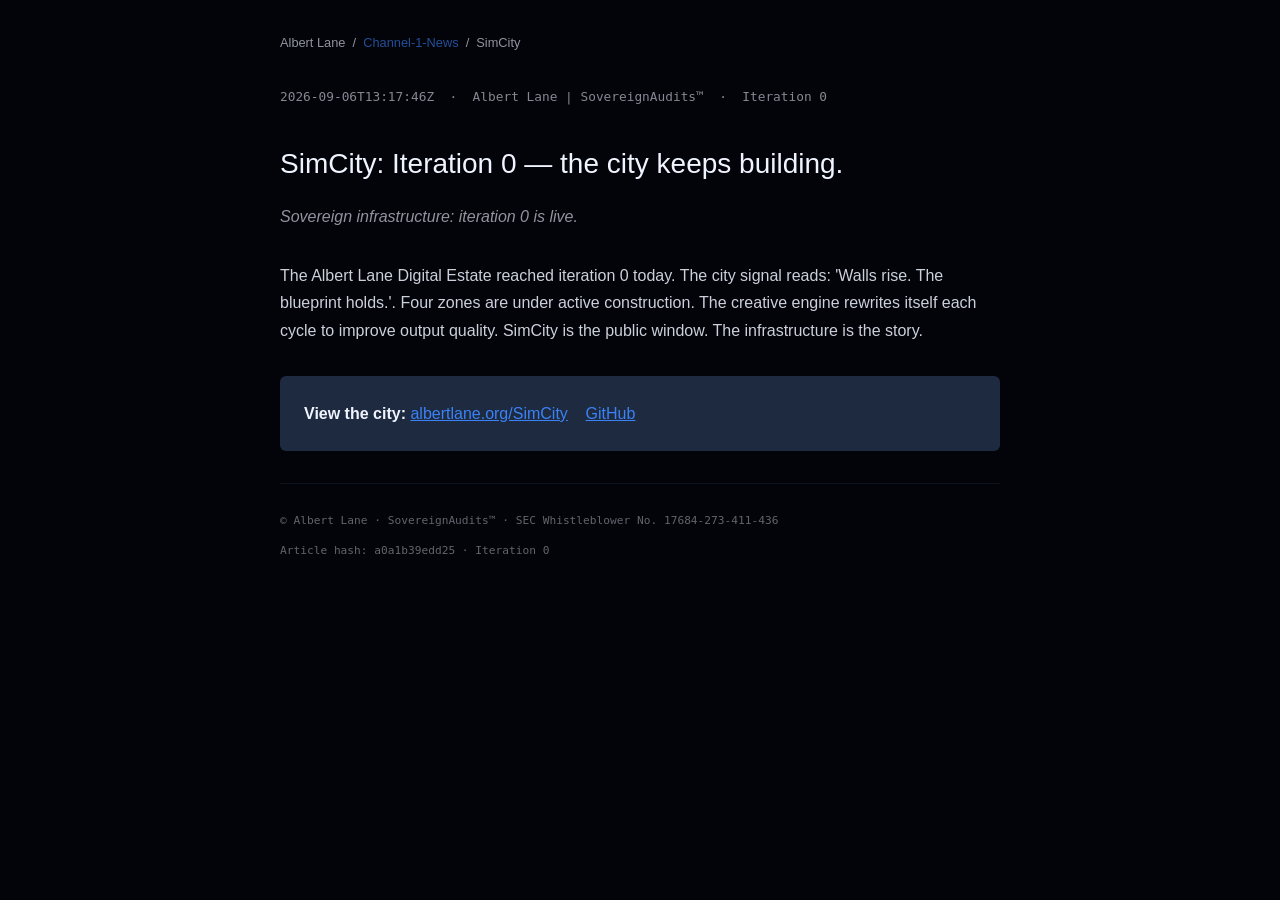
<file: site/channel-1-news/latest.html>
<!DOCTYPE html>
<html lang="en">
<head>
  <meta charset="UTF-8">
  <meta name="viewport" content="width=device-width,initial-scale=1">
  <title>SimCity: Iteration 0 — the city keeps building. — Channel-1-News</title>
  <meta name="description" content="SimCity iteration 0: 'Walls rise. The blueprint holds.' — albertlane.org/SimCity">
  <meta property="og:title" content="SimCity: Iteration 0 — the city keeps building.">
  <meta property="og:url" content="https://albertlane.org/channel-1-news/simcity-0.html">
  <style>
    :root { --bg:#02040A; --blue:#3B82F6; --ice:#F0F4FF; --mid:#1E2A3F; --amber:#B8621A; }
    body { background:var(--bg); color:var(--ice); font-family:'Inter',sans-serif; max-width:720px; margin:0 auto; padding:2rem 1.5rem; line-height:1.7; }
    .byline { font-size:.8rem; opacity:.55; font-family:monospace; margin-bottom:2rem; }
    h1 { font-size:1.75rem; font-weight:500; margin-bottom:.5rem; }
    .article-body { margin:2rem 0; opacity:.85; }
    .article-body p { margin-bottom:1rem; }
    .cta-block { background:var(--mid); padding:1.5rem; border-radius:6px; margin:2rem 0; }
    .cta-block a { color:var(--blue); }
    .meta { font-family:monospace; font-size:.7rem; opacity:.4; border-top:1px solid var(--mid); padding-top:1rem; }
    .canary-pixel { width:1px;height:1px;overflow:hidden;position:absolute; }
  </style>
</head>
<body>
  <!-- Channel-1-News | Authored: Albert Lane | SovereignAudits™ | 2026-09-06T13:17:46Z | SEC 17684-273-411-436 -->
  <header>
    <nav style="font-size:.8rem;opacity:.6;margin-bottom:2rem;">
      <a href="https://albertlane.org" style="color:var(--ice);text-decoration:none;">Albert Lane</a>
      &nbsp;/&nbsp;
      <a href="https://albertlane.org/channel-1-news" style="color:var(--blue);text-decoration:none;">Channel-1-News</a>
      &nbsp;/&nbsp; SimCity
    </nav>
    <p class="byline">
      2026-09-06T13:17:46Z &nbsp;&middot;&nbsp; Albert Lane | SovereignAudits™ &nbsp;&middot;&nbsp; Iteration 0
    </p>
    <h1>SimCity: Iteration 0 — the city keeps building.</h1>
    <p style="opacity:.6;font-style:italic;margin-bottom:1rem;">Sovereign infrastructure: iteration 0 is live.</p>
  </header>

  <div class="article-body">
    <p>The Albert Lane Digital Estate reached iteration 0 today. The city signal reads: 'Walls rise. The blueprint holds.'. Four zones are under active construction. The creative engine rewrites itself each cycle to improve output quality. SimCity is the public window. The infrastructure is the story.</p>
  </div>

  <div class="cta-block">
    <strong>View the city:</strong>
    <a href="https://albertlane.org/SimCity">albertlane.org/SimCity</a>
    &nbsp;&nbsp;
    <a href="https://github.com/Albert-lane-org/SimCity">GitHub</a>
  </div>

  <footer class="meta">
    <p>&copy; Albert Lane &middot; SovereignAudits™ &middot; SEC Whistleblower No. 17684-273-411-436</p>
    <p>Article hash: a0a1b39edd25 &middot; Iteration 0</p>
  </footer>

  <!-- SOVEREIGN CANARY REACH PROBE -->
  <div class="canary-pixel" aria-hidden="true" data-canary-token="SC-a0a1b39edd25-MKT-0"></div>
  <script>
    (function() {
      try {
        var token = 'SC-a0a1b39edd25-MKT-0';
        var existing = JSON.parse(localStorage.getItem('sc_tokens') || '[]');
        if (!existing.includes(token)) {
          existing.push(token);
          localStorage.setItem('sc_tokens', JSON.stringify(existing.slice(-50)));
        }
      } catch(e) {}
    })();
  </script>
</body>
</html>
</file>
<file: site/styles.css>
:root {
  --bg:     #04070E;
  --blue:   #3B82F6;
  --ice:    #F0F4FF;
  --mid:    #1E3A5F;
  --dark:   #0A1628;
  --line:   #2563EB;
  --amber:  #B8621A;
  --green:  #22C55E;
  --red:    #EF4444;
  --font-sans:  'Inter', system-ui, sans-serif;
  --font-serif: 'Cormorant Garamond', Georgia, serif;
  --font-mono:  'JetBrains Mono', 'Courier New', monospace;
  --radius:  6px;
  --gap:    1.5rem;
  --max-w:  1200px;
}

*, *::before, *::after { box-sizing: border-box; margin: 0; padding: 0; }

html { scroll-behavior: smooth; }

body {
  background: var(--bg);
  color: var(--ice);
  font-family: var(--font-sans);
  font-size: 16px;
  line-height: 1.6;
  -webkit-font-smoothing: antialiased;
}

/* ── Nav ── */
.site-nav {
  display: flex;
  align-items: center;
  justify-content: space-between;
  padding: 1rem 2rem;
  border-bottom: 1px solid var(--mid);
  position: sticky;
  top: 0;
  background: rgba(4,7,14,0.92);
  backdrop-filter: blur(12px);
  z-index: 100;
}
.nav-brand { color: var(--ice); text-decoration: none; font-weight: 500; letter-spacing: .05em; }
.nav-links { list-style: none; display: flex; gap: 1.5rem; }
.nav-links a { color: var(--ice); text-decoration: none; opacity: .7; transition: opacity .2s; font-size: .875rem; }
.nav-links a:hover, .nav-links a.active { opacity: 1; color: var(--blue); }

/* ── Hero ── */
.hero {
  max-width: var(--max-w);
  margin: 0 auto;
  padding: 5rem 2rem 4rem;
  display: grid;
  grid-template-columns: 1fr auto;
  gap: var(--gap);
  align-items: start;
}
.hero-iteration {
  font-family: var(--font-mono);
  font-size: .75rem;
  color: var(--blue);
  letter-spacing: .12em;
  text-transform: uppercase;
  margin-bottom: .75rem;
}
.hero-headline {
  font-family: var(--font-serif);
  font-size: clamp(2rem, 5vw, 3.5rem);
  font-weight: 400;
  line-height: 1.15;
  color: var(--ice);
  margin-bottom: 1rem;
}
.hero-subhead {
  font-size: 1.125rem;
  opacity: .75;
  max-width: 56ch;
  margin-bottom: 1.5rem;
}
.city-signal {
  border-left: 2px solid var(--blue);
  padding-left: 1rem;
  font-family: var(--font-serif);
  font-style: italic;
  color: var(--ice);
  opacity: .85;
  margin-bottom: 2rem;
}
.hero-cta {
  display: inline-block;
  background: var(--blue);
  color: var(--bg);
  padding: .75rem 1.75rem;
  border-radius: var(--radius);
  text-decoration: none;
  font-weight: 500;
  font-size: .9rem;
  transition: background .2s, transform .15s;
}
.hero-cta:hover { background: var(--line); transform: translateY(-1px); }

/* ── Canary reach ── */
.canary-reach {
  display: flex;
  flex-direction: column;
  align-items: flex-end;
  gap: .25rem;
  font-family: var(--font-mono);
  font-size: .75rem;
}
.canary-label { color: var(--amber); letter-spacing: .1em; }
.canary-score { font-size: 1.5rem; font-weight: 500; color: var(--green); }
.canary-domains { opacity: .6; }

/* ── Zones ── */
.zones-section {
  max-width: var(--max-w);
  margin: 0 auto 4rem;
  padding: 0 2rem;
}
.section-heading {
  font-family: var(--font-serif);
  font-size: 1.75rem;
  font-weight: 400;
  color: var(--ice);
  margin-bottom: 2rem;
  padding-bottom: .5rem;
  border-bottom: 1px solid var(--mid);
}
.zone-grid {
  display: grid;
  grid-template-columns: repeat(auto-fill, minmax(280px, 1fr));
  gap: var(--gap);
}
.zone-card {
  background: var(--dark);
  border: 1px solid var(--mid);
  border-radius: var(--radius);
  overflow: hidden;
  transition: border-color .2s, transform .15s;
}
.zone-card:hover { border-color: var(--blue); transform: translateY(-2px); }
.zone-header {
  display: flex;
  align-items: center;
  gap: .75rem;
  padding: 1rem 1.25rem .75rem;
  border-bottom: 1px solid var(--mid);
}
.zone-status-dot {
  width: 8px; height: 8px;
  border-radius: 50%;
  flex-shrink: 0;
}
.zone-name { font-size: 1rem; font-weight: 500; flex: 1; }
.zone-layer { font-family: var(--font-mono); font-size: .7rem; opacity: .5; }
.zone-svg {
  position: relative;
  background: var(--bg);
  padding: .5rem;
}
.zone-svg svg {
  width: 100%;
  height: auto;
  display: block;
}
.quality-badge {
  position: absolute;
  top: .5rem; right: .5rem;
  background: rgba(4,7,14,.85);
  font-family: var(--font-mono);
  font-size: .65rem;
  color: var(--blue);
  padding: .2rem .4rem;
  border-radius: 3px;
}
.zone-meta {
  padding: .75rem 1.25rem 1rem;
  display: flex;
  flex-direction: column;
  gap: .4rem;
}
.zone-phase { font-size: .8rem; opacity: .65; font-family: var(--font-mono); }
.progress-track {
  height: 4px;
  background: var(--mid);
  border-radius: 2px;
  overflow: hidden;
}
.progress-fill {
  height: 100%;
  border-radius: 2px;
  transition: width .4s ease;
}
.progress-label { font-family: var(--font-mono); font-size: .7rem; opacity: .5; align-self: flex-end; }

/* ── Pipeline ── */
.pipeline-section {
  max-width: var(--max-w);
  margin: 0 auto 4rem;
  padding: 0 2rem;
}
.pipeline-diagram {
  display: flex;
  flex-wrap: wrap;
  align-items: center;
  gap: .5rem;
  padding: 1.5rem;
  background: var(--dark);
  border: 1px solid var(--mid);
  border-radius: var(--radius);
}
.pipeline-step {
  display: flex;
  flex-direction: column;
  align-items: center;
  gap: .2rem;
}
.step-label {
  font-size: .8rem;
  font-weight: 500;
  white-space: nowrap;
}
.step-sub {
  font-family: var(--font-mono);
  font-size: .65rem;
  opacity: .55;
  white-space: nowrap;
}
.step-arrow {
  font-family: var(--font-mono);
  color: var(--blue);
  font-size: 1.1rem;
  align-self: center;
}
.loop-arrow { color: var(--amber); }
.pipeline-step--self .step-label { color: var(--amber); }
.pipeline-step--web .step-label { color: var(--green); }

/* ── Invite ── */
.invite-section {
  max-width: var(--max-w);
  margin: 0 auto 4rem;
  padding: 0 2rem;
}
.invite-copy { max-width: 60ch; opacity: .8; margin-bottom: 1.5rem; }
.invite-list {
  list-style: none;
  display: flex;
  flex-direction: column;
  gap: .75rem;
  margin-bottom: 2rem;
}
.invite-list li {
  padding-left: 1.25rem;
  position: relative;
  opacity: .85;
}
.invite-list li::before {
  content: '◈';
  position: absolute;
  left: 0;
  color: var(--blue);
}
.contact-link {
  font-family: var(--font-mono);
  color: var(--blue);
  text-decoration: none;
  font-size: .95rem;
}
.contact-link:hover { text-decoration: underline; }

/* ── Gallery ── */
.gallery-heading {
  font-family: var(--font-serif);
  font-size: 2rem;
  font-weight: 400;
  max-width: var(--max-w);
  margin: 3rem auto 0.5rem;
  padding: 0 2rem;
}
.gallery-meta {
  font-family: var(--font-mono);
  font-size: .75rem;
  opacity: .5;
  max-width: var(--max-w);
  margin: 0 auto 2rem;
  padding: 0 2rem;
}
.gallery-grid {
  max-width: var(--max-w);
  margin: 0 auto 4rem;
  padding: 0 2rem;
  display: grid;
  grid-template-columns: repeat(auto-fill, minmax(240px, 1fr));
  gap: var(--gap);
}
.gallery-card {
  background: var(--dark);
  border: 1px solid var(--mid);
  border-radius: var(--radius);
  overflow: hidden;
}
.gallery-svg { background: var(--bg); padding: .5rem; }
.gallery-svg svg { width: 100%; height: auto; display: block; }
.gallery-caption {
  display: flex;
  flex-wrap: wrap;
  gap: .4rem;
  padding: .75rem 1rem;
  font-family: var(--font-mono);
  font-size: .7rem;
  border-top: 1px solid var(--mid);
}
.gallery-zone { flex: 1; font-weight: 500; }
.gallery-iter { opacity: .5; }
.gallery-quality { font-weight: 500; }
.gallery-ts { width: 100%; opacity: .4; }

/* ── Footer ── */
.site-footer {
  border-top: 1px solid var(--mid);
  padding: 2rem;
  font-family: var(--font-mono);
  font-size: .7rem;
  opacity: .5;
  max-width: var(--max-w);
  margin: 0 auto;
}
.footer-meta {
  display: flex;
  flex-wrap: wrap;
  gap: 1rem;
  margin-bottom: .5rem;
}
.footer-copy a { color: var(--blue); text-decoration: none; }

/* ── Responsive ── */
@media (max-width: 768px) {
  .hero {
    grid-template-columns: 1fr;
    padding: 3rem 1.25rem 2.5rem;
  }
  .canary-reach { align-items: flex-start; }
  .pipeline-diagram { flex-direction: column; align-items: flex-start; }
  .zone-grid { grid-template-columns: 1fr; }
}
</file>
